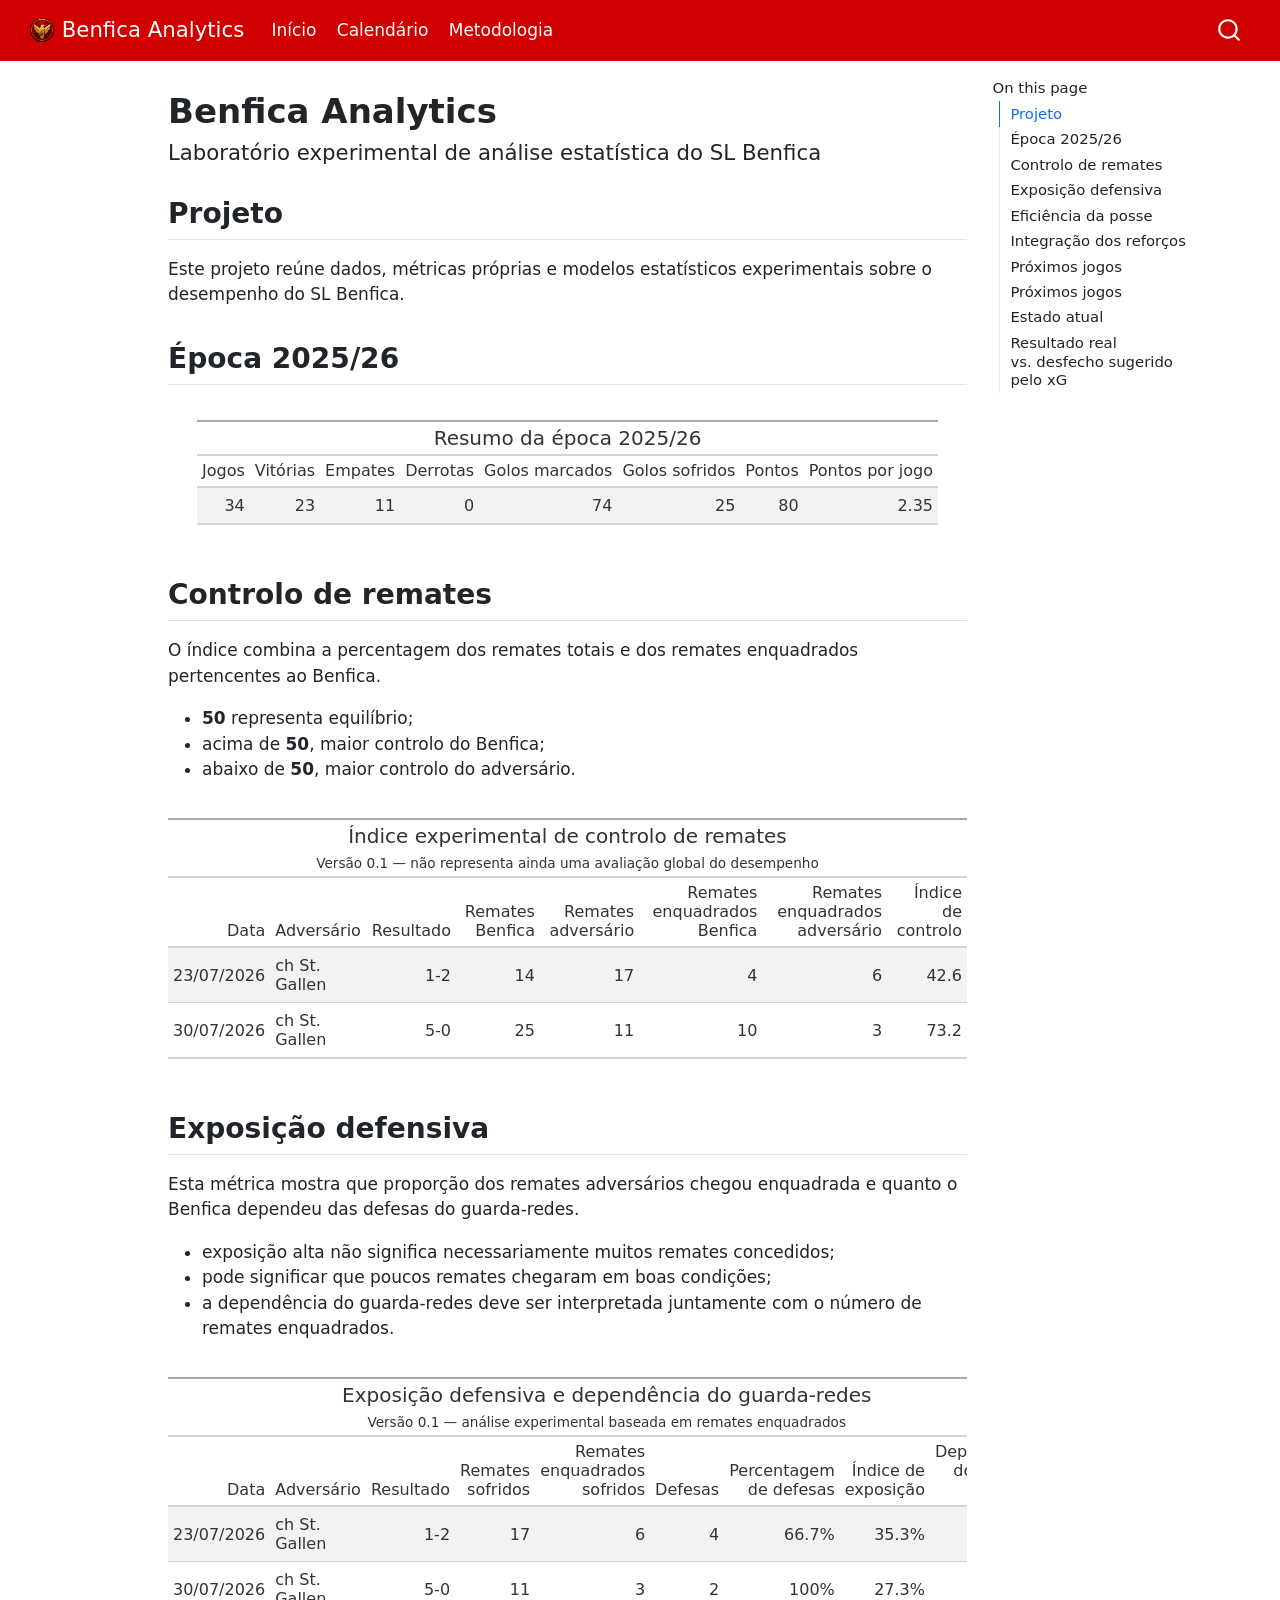
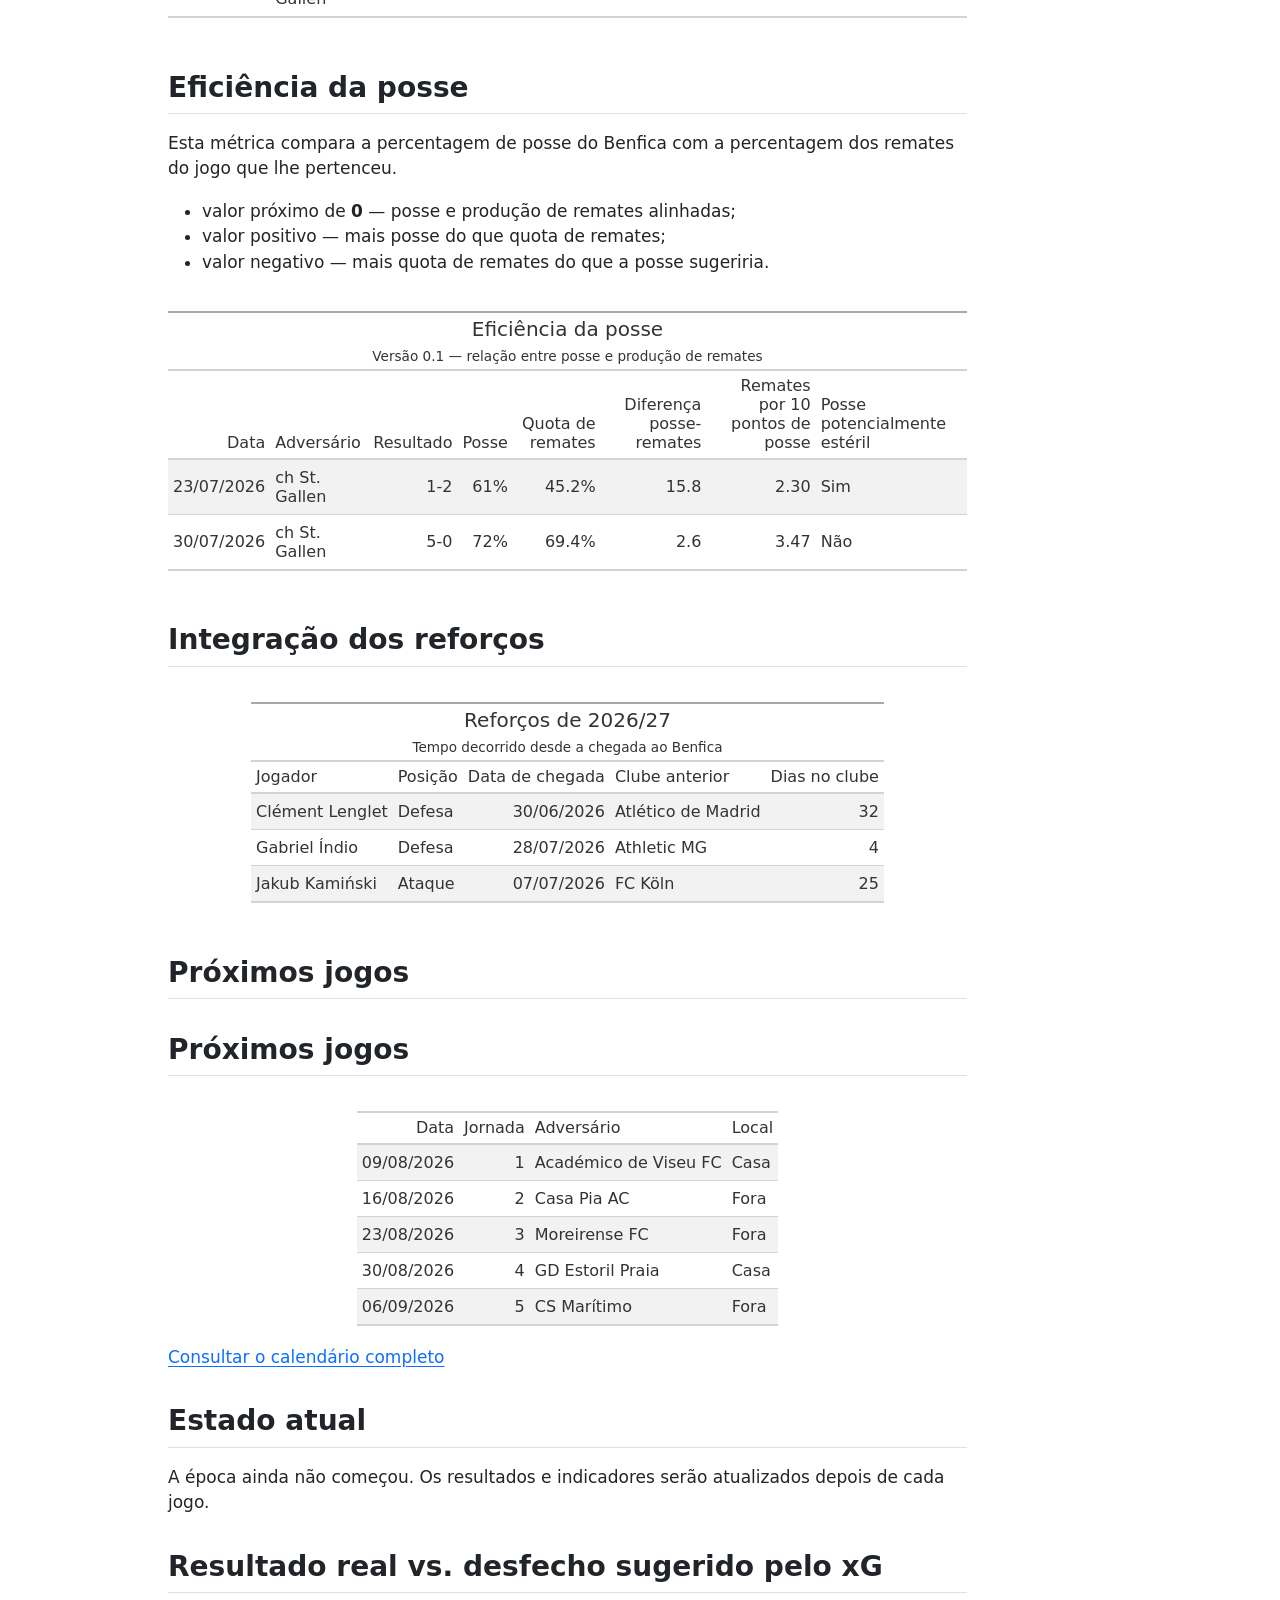
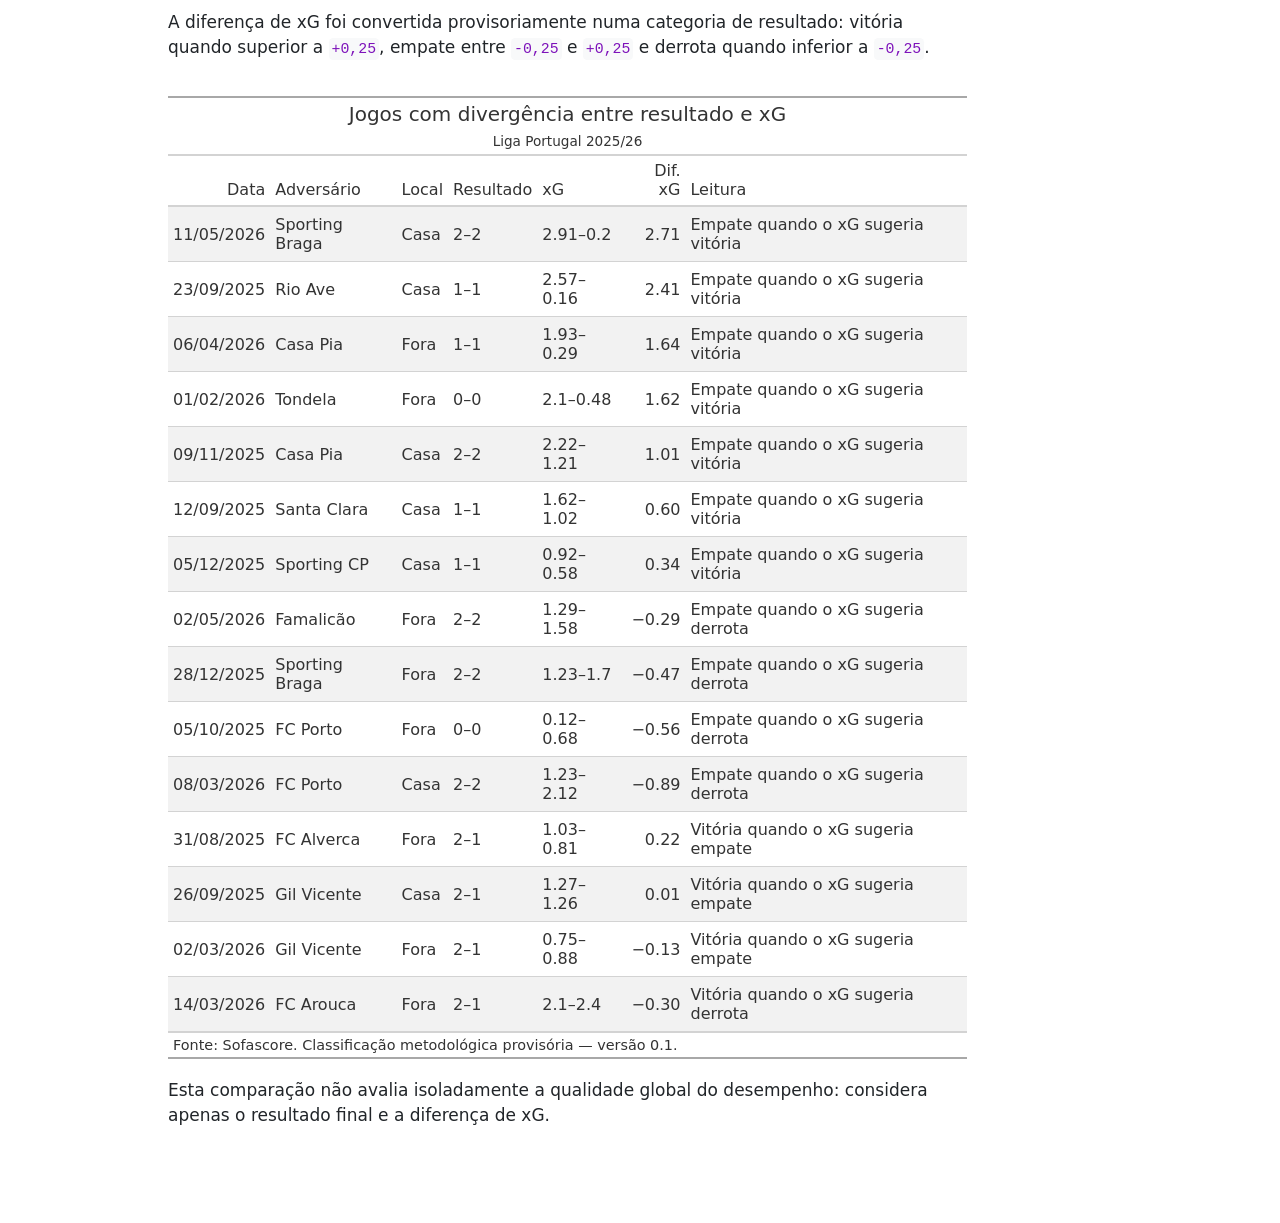
<file: docs/index.html>
<!DOCTYPE html>
<html xmlns="http://www.w3.org/1999/xhtml" lang="en" xml:lang="en"><head>

<meta charset="utf-8">
<meta name="generator" content="quarto-1.4.557">

<meta name="viewport" content="width=device-width, initial-scale=1.0, user-scalable=yes">


<title>Benfica Analytics</title>
<style>
code{white-space: pre-wrap;}
span.smallcaps{font-variant: small-caps;}
div.columns{display: flex; gap: min(4vw, 1.5em);}
div.column{flex: auto; overflow-x: auto;}
div.hanging-indent{margin-left: 1.5em; text-indent: -1.5em;}
ul.task-list{list-style: none;}
ul.task-list li input[type="checkbox"] {
  width: 0.8em;
  margin: 0 0.8em 0.2em -1em; /* quarto-specific, see https://github.com/quarto-dev/quarto-cli/issues/4556 */ 
  vertical-align: middle;
}
</style>


<script src="site_libs/quarto-nav/quarto-nav.js"></script>
<script src="site_libs/quarto-nav/headroom.min.js"></script>
<script src="site_libs/clipboard/clipboard.min.js"></script>
<script src="site_libs/quarto-search/autocomplete.umd.js"></script>
<script src="site_libs/quarto-search/fuse.min.js"></script>
<script src="site_libs/quarto-search/quarto-search.js"></script>
<meta name="quarto:offset" content="./">
<link href="./images/benfica-analytics-logo.png" rel="icon" type="image/png">
<script src="site_libs/quarto-html/quarto.js"></script>
<script src="site_libs/quarto-html/popper.min.js"></script>
<script src="site_libs/quarto-html/tippy.umd.min.js"></script>
<script src="site_libs/quarto-html/anchor.min.js"></script>
<link href="site_libs/quarto-html/tippy.css" rel="stylesheet">
<link href="site_libs/quarto-html/quarto-syntax-highlighting.css" rel="stylesheet" id="quarto-text-highlighting-styles">
<script src="site_libs/bootstrap/bootstrap.min.js"></script>
<link href="site_libs/bootstrap/bootstrap-icons.css" rel="stylesheet">
<link href="site_libs/bootstrap/bootstrap.min.css" rel="stylesheet" id="quarto-bootstrap" data-mode="light">
<script id="quarto-search-options" type="application/json">{
  "location": "navbar",
  "copy-button": false,
  "collapse-after": 3,
  "panel-placement": "end",
  "type": "overlay",
  "limit": 50,
  "keyboard-shortcut": [
    "f",
    "/",
    "s"
  ],
  "show-item-context": false,
  "language": {
    "search-no-results-text": "No results",
    "search-matching-documents-text": "matching documents",
    "search-copy-link-title": "Copy link to search",
    "search-hide-matches-text": "Hide additional matches",
    "search-more-match-text": "more match in this document",
    "search-more-matches-text": "more matches in this document",
    "search-clear-button-title": "Clear",
    "search-text-placeholder": "",
    "search-detached-cancel-button-title": "Cancel",
    "search-submit-button-title": "Submit",
    "search-label": "Search"
  }
}</script>


</head>

<body class="nav-fixed">

<div id="quarto-search-results"></div>
  <header id="quarto-header" class="headroom fixed-top">
    <nav class="navbar navbar-expand-lg " data-bs-theme="dark">
      <div class="navbar-container container-fluid">
      <div class="navbar-brand-container mx-auto">
    <a href="./index.html" class="navbar-brand navbar-brand-logo">
    <img src="./images/benfica-analytics-logo.png" alt="" class="navbar-logo">
    </a>
    <a class="navbar-brand" href="./index.html">
    <span class="navbar-title">Benfica Analytics</span>
    </a>
  </div>
            <div id="quarto-search" class="" title="Search"></div>
          <button class="navbar-toggler" type="button" data-bs-toggle="collapse" data-bs-target="#navbarCollapse" aria-controls="navbarCollapse" aria-expanded="false" aria-label="Toggle navigation" onclick="if (window.quartoToggleHeadroom) { window.quartoToggleHeadroom(); }">
  <span class="navbar-toggler-icon"></span>
</button>
          <div class="collapse navbar-collapse" id="navbarCollapse">
            <ul class="navbar-nav navbar-nav-scroll me-auto">
  <li class="nav-item">
    <a class="nav-link active" href="./index.html" aria-current="page"> 
<span class="menu-text">Início</span></a>
  </li>  
  <li class="nav-item">
    <a class="nav-link" href="./calendario.html"> 
<span class="menu-text">Calendário</span></a>
  </li>  
  <li class="nav-item">
    <a class="nav-link" href="./metodologia.html"> 
<span class="menu-text">Metodologia</span></a>
  </li>  
</ul>
          </div> <!-- /navcollapse -->
          <div class="quarto-navbar-tools">
</div>
      </div> <!-- /container-fluid -->
    </nav>
</header>
<!-- content -->
<div id="quarto-content" class="quarto-container page-columns page-rows-contents page-layout-article page-navbar">
<!-- sidebar -->
<!-- margin-sidebar -->
    <div id="quarto-margin-sidebar" class="sidebar margin-sidebar">
        <nav id="TOC" role="doc-toc" class="toc-active">
    <h2 id="toc-title">On this page</h2>
   
  <ul>
  <li><a href="#projeto" id="toc-projeto" class="nav-link active" data-scroll-target="#projeto">Projeto</a></li>
  <li><a href="#época-202526" id="toc-época-202526" class="nav-link" data-scroll-target="#época-202526">Época 2025/26</a></li>
  <li><a href="#controlo-de-remates" id="toc-controlo-de-remates" class="nav-link" data-scroll-target="#controlo-de-remates">Controlo de remates</a></li>
  <li><a href="#exposição-defensiva" id="toc-exposição-defensiva" class="nav-link" data-scroll-target="#exposição-defensiva">Exposição defensiva</a></li>
  <li><a href="#eficiência-da-posse" id="toc-eficiência-da-posse" class="nav-link" data-scroll-target="#eficiência-da-posse">Eficiência da posse</a></li>
  <li><a href="#integração-dos-reforços" id="toc-integração-dos-reforços" class="nav-link" data-scroll-target="#integração-dos-reforços">Integração dos reforços</a></li>
  <li><a href="#próximos-jogos" id="toc-próximos-jogos" class="nav-link" data-scroll-target="#próximos-jogos">Próximos jogos</a></li>
  <li><a href="#próximos-jogos-1" id="toc-próximos-jogos-1" class="nav-link" data-scroll-target="#próximos-jogos-1">Próximos jogos</a></li>
  <li><a href="#estado-atual" id="toc-estado-atual" class="nav-link" data-scroll-target="#estado-atual">Estado atual</a></li>
  <li><a href="#resultado-real-vs.-desfecho-sugerido-pelo-xg" id="toc-resultado-real-vs.-desfecho-sugerido-pelo-xg" class="nav-link" data-scroll-target="#resultado-real-vs.-desfecho-sugerido-pelo-xg">Resultado real vs.&nbsp;desfecho sugerido pelo xG</a></li>
  </ul>
</nav>
    </div>
<!-- main -->
<main class="content" id="quarto-document-content">

<header id="title-block-header" class="quarto-title-block default">
<div class="quarto-title">
<h1 class="title">Benfica Analytics</h1>
<p class="subtitle lead">Laboratório experimental de análise estatística do SL Benfica</p>
</div>



<div class="quarto-title-meta">

    
  
    
  </div>
  


</header>


<section id="projeto" class="level2">
<h2 class="anchored" data-anchor-id="projeto">Projeto</h2>
<p>Este projeto reúne dados, métricas próprias e modelos estatísticos experimentais sobre o desempenho do SL Benfica.</p>
</section>
<section id="época-202526" class="level2">
<h2 class="anchored" data-anchor-id="época-202526">Época 2025/26</h2>
<div class="cell">
<div class="cell-output-display">
<div id="lcbfxartej" style="padding-left:0px;padding-right:0px;padding-top:10px;padding-bottom:10px;overflow-x:auto;overflow-y:auto;width:auto;height:auto;">
<style>#lcbfxartej table {
  font-family: system-ui, 'Segoe UI', Roboto, Helvetica, Arial, sans-serif, 'Apple Color Emoji', 'Segoe UI Emoji', 'Segoe UI Symbol', 'Noto Color Emoji';
  -webkit-font-smoothing: antialiased;
  -moz-osx-font-smoothing: grayscale;
}

#lcbfxartej thead, #lcbfxartej tbody, #lcbfxartej tfoot, #lcbfxartej tr, #lcbfxartej td, #lcbfxartej th {
  border-style: none;
}

#lcbfxartej p {
  margin: 0;
  padding: 0;
}

#lcbfxartej .gt_table {
  display: table;
  border-collapse: collapse;
  line-height: normal;
  margin-left: auto;
  margin-right: auto;
  color: #333333;
  font-size: 16px;
  font-weight: normal;
  font-style: normal;
  background-color: #FFFFFF;
  width: auto;
  border-top-style: solid;
  border-top-width: 2px;
  border-top-color: #A8A8A8;
  border-right-style: none;
  border-right-width: 2px;
  border-right-color: #D3D3D3;
  border-bottom-style: solid;
  border-bottom-width: 2px;
  border-bottom-color: #A8A8A8;
  border-left-style: none;
  border-left-width: 2px;
  border-left-color: #D3D3D3;
}

#lcbfxartej .gt_caption {
  padding-top: 4px;
  padding-bottom: 4px;
}

#lcbfxartej .gt_title {
  color: #333333;
  font-size: 125%;
  font-weight: initial;
  padding-top: 4px;
  padding-bottom: 4px;
  padding-left: 5px;
  padding-right: 5px;
  border-bottom-color: #FFFFFF;
  border-bottom-width: 0;
}

#lcbfxartej .gt_subtitle {
  color: #333333;
  font-size: 85%;
  font-weight: initial;
  padding-top: 3px;
  padding-bottom: 5px;
  padding-left: 5px;
  padding-right: 5px;
  border-top-color: #FFFFFF;
  border-top-width: 0;
}

#lcbfxartej .gt_heading {
  background-color: #FFFFFF;
  text-align: center;
  border-bottom-color: #FFFFFF;
  border-left-style: none;
  border-left-width: 1px;
  border-left-color: #D3D3D3;
  border-right-style: none;
  border-right-width: 1px;
  border-right-color: #D3D3D3;
}

#lcbfxartej .gt_bottom_border {
  border-bottom-style: solid;
  border-bottom-width: 2px;
  border-bottom-color: #D3D3D3;
}

#lcbfxartej .gt_col_headings {
  border-top-style: solid;
  border-top-width: 2px;
  border-top-color: #D3D3D3;
  border-bottom-style: solid;
  border-bottom-width: 2px;
  border-bottom-color: #D3D3D3;
  border-left-style: none;
  border-left-width: 1px;
  border-left-color: #D3D3D3;
  border-right-style: none;
  border-right-width: 1px;
  border-right-color: #D3D3D3;
}

#lcbfxartej .gt_col_heading {
  color: #333333;
  background-color: #FFFFFF;
  font-size: 100%;
  font-weight: normal;
  text-transform: inherit;
  border-left-style: none;
  border-left-width: 1px;
  border-left-color: #D3D3D3;
  border-right-style: none;
  border-right-width: 1px;
  border-right-color: #D3D3D3;
  vertical-align: bottom;
  padding-top: 5px;
  padding-bottom: 6px;
  padding-left: 5px;
  padding-right: 5px;
  overflow-x: hidden;
}

#lcbfxartej .gt_column_spanner_outer {
  color: #333333;
  background-color: #FFFFFF;
  font-size: 100%;
  font-weight: normal;
  text-transform: inherit;
  padding-top: 0;
  padding-bottom: 0;
  padding-left: 4px;
  padding-right: 4px;
}

#lcbfxartej .gt_column_spanner_outer:first-child {
  padding-left: 0;
}

#lcbfxartej .gt_column_spanner_outer:last-child {
  padding-right: 0;
}

#lcbfxartej .gt_column_spanner {
  border-bottom-style: solid;
  border-bottom-width: 2px;
  border-bottom-color: #D3D3D3;
  vertical-align: bottom;
  padding-top: 5px;
  padding-bottom: 5px;
  overflow-x: hidden;
  display: inline-block;
  width: 100%;
}

#lcbfxartej .gt_spanner_row {
  border-bottom-style: hidden;
}

#lcbfxartej .gt_group_heading {
  padding-top: 8px;
  padding-bottom: 8px;
  padding-left: 5px;
  padding-right: 5px;
  color: #333333;
  background-color: #FFFFFF;
  font-size: 100%;
  font-weight: initial;
  text-transform: inherit;
  border-top-style: solid;
  border-top-width: 2px;
  border-top-color: #D3D3D3;
  border-bottom-style: solid;
  border-bottom-width: 2px;
  border-bottom-color: #D3D3D3;
  border-left-style: none;
  border-left-width: 1px;
  border-left-color: #D3D3D3;
  border-right-style: none;
  border-right-width: 1px;
  border-right-color: #D3D3D3;
  vertical-align: middle;
  text-align: left;
}

#lcbfxartej .gt_empty_group_heading {
  padding: 0.5px;
  color: #333333;
  background-color: #FFFFFF;
  font-size: 100%;
  font-weight: initial;
  border-top-style: solid;
  border-top-width: 2px;
  border-top-color: #D3D3D3;
  border-bottom-style: solid;
  border-bottom-width: 2px;
  border-bottom-color: #D3D3D3;
  vertical-align: middle;
}

#lcbfxartej .gt_from_md > :first-child {
  margin-top: 0;
}

#lcbfxartej .gt_from_md > :last-child {
  margin-bottom: 0;
}

#lcbfxartej .gt_row {
  padding-top: 8px;
  padding-bottom: 8px;
  padding-left: 5px;
  padding-right: 5px;
  margin: 10px;
  border-top-style: solid;
  border-top-width: 1px;
  border-top-color: #D3D3D3;
  border-left-style: none;
  border-left-width: 1px;
  border-left-color: #D3D3D3;
  border-right-style: none;
  border-right-width: 1px;
  border-right-color: #D3D3D3;
  vertical-align: middle;
  overflow-x: hidden;
}

#lcbfxartej .gt_stub {
  color: #333333;
  background-color: #FFFFFF;
  font-size: 100%;
  font-weight: initial;
  text-transform: inherit;
  border-right-style: solid;
  border-right-width: 2px;
  border-right-color: #D3D3D3;
  padding-left: 5px;
  padding-right: 5px;
}

#lcbfxartej .gt_stub_row_group {
  color: #333333;
  background-color: #FFFFFF;
  font-size: 100%;
  font-weight: initial;
  text-transform: inherit;
  border-right-style: solid;
  border-right-width: 2px;
  border-right-color: #D3D3D3;
  padding-left: 5px;
  padding-right: 5px;
  vertical-align: top;
}

#lcbfxartej .gt_row_group_first td {
  border-top-width: 2px;
}

#lcbfxartej .gt_row_group_first th {
  border-top-width: 2px;
}

#lcbfxartej .gt_summary_row {
  color: #333333;
  background-color: #FFFFFF;
  text-transform: inherit;
  padding-top: 8px;
  padding-bottom: 8px;
  padding-left: 5px;
  padding-right: 5px;
}

#lcbfxartej .gt_first_summary_row {
  border-top-style: solid;
  border-top-color: #D3D3D3;
}

#lcbfxartej .gt_first_summary_row.thick {
  border-top-width: 2px;
}

#lcbfxartej .gt_last_summary_row {
  padding-top: 8px;
  padding-bottom: 8px;
  padding-left: 5px;
  padding-right: 5px;
  border-bottom-style: solid;
  border-bottom-width: 2px;
  border-bottom-color: #D3D3D3;
}

#lcbfxartej .gt_grand_summary_row {
  color: #333333;
  background-color: #FFFFFF;
  text-transform: inherit;
  padding-top: 8px;
  padding-bottom: 8px;
  padding-left: 5px;
  padding-right: 5px;
}

#lcbfxartej .gt_first_grand_summary_row {
  padding-top: 8px;
  padding-bottom: 8px;
  padding-left: 5px;
  padding-right: 5px;
  border-top-style: double;
  border-top-width: 6px;
  border-top-color: #D3D3D3;
}

#lcbfxartej .gt_last_grand_summary_row_top {
  padding-top: 8px;
  padding-bottom: 8px;
  padding-left: 5px;
  padding-right: 5px;
  border-bottom-style: double;
  border-bottom-width: 6px;
  border-bottom-color: #D3D3D3;
}

#lcbfxartej .gt_striped {
  background-color: rgba(128, 128, 128, 0.05);
}

#lcbfxartej .gt_table_body {
  border-top-style: solid;
  border-top-width: 2px;
  border-top-color: #D3D3D3;
  border-bottom-style: solid;
  border-bottom-width: 2px;
  border-bottom-color: #D3D3D3;
}

#lcbfxartej .gt_footnotes {
  color: #333333;
  background-color: #FFFFFF;
  border-bottom-style: none;
  border-bottom-width: 2px;
  border-bottom-color: #D3D3D3;
  border-left-style: none;
  border-left-width: 2px;
  border-left-color: #D3D3D3;
  border-right-style: none;
  border-right-width: 2px;
  border-right-color: #D3D3D3;
}

#lcbfxartej .gt_footnote {
  margin: 0px;
  font-size: 90%;
  padding-top: 4px;
  padding-bottom: 4px;
  padding-left: 5px;
  padding-right: 5px;
}

#lcbfxartej .gt_sourcenotes {
  color: #333333;
  background-color: #FFFFFF;
  border-bottom-style: none;
  border-bottom-width: 2px;
  border-bottom-color: #D3D3D3;
  border-left-style: none;
  border-left-width: 2px;
  border-left-color: #D3D3D3;
  border-right-style: none;
  border-right-width: 2px;
  border-right-color: #D3D3D3;
}

#lcbfxartej .gt_sourcenote {
  font-size: 90%;
  padding-top: 4px;
  padding-bottom: 4px;
  padding-left: 5px;
  padding-right: 5px;
}

#lcbfxartej .gt_left {
  text-align: left;
}

#lcbfxartej .gt_center {
  text-align: center;
}

#lcbfxartej .gt_right {
  text-align: right;
  font-variant-numeric: tabular-nums;
}

#lcbfxartej .gt_font_normal {
  font-weight: normal;
}

#lcbfxartej .gt_font_bold {
  font-weight: bold;
}

#lcbfxartej .gt_font_italic {
  font-style: italic;
}

#lcbfxartej .gt_super {
  font-size: 65%;
}

#lcbfxartej .gt_footnote_marks {
  font-size: 75%;
  vertical-align: 0.4em;
  position: initial;
}

#lcbfxartej .gt_asterisk {
  font-size: 100%;
  vertical-align: 0;
}

#lcbfxartej .gt_indent_1 {
  text-indent: 5px;
}

#lcbfxartej .gt_indent_2 {
  text-indent: 10px;
}

#lcbfxartej .gt_indent_3 {
  text-indent: 15px;
}

#lcbfxartej .gt_indent_4 {
  text-indent: 20px;
}

#lcbfxartej .gt_indent_5 {
  text-indent: 25px;
}

#lcbfxartej .katex-display {
  display: inline-flex !important;
  margin-bottom: 0.75em !important;
}

#lcbfxartej div.Reactable > div.rt-table > div.rt-thead > div.rt-tr.rt-tr-group-header > div.rt-th-group:after {
  height: 0px !important;
}
</style>

<table class="gt_table caption-top table table-sm table-striped small" data-quarto-postprocess="true" data-quarto-disable-processing="false" data-quarto-bootstrap="false">
<thead>
<tr class="header gt_heading">
<th colspan="8" class="gt_heading gt_title gt_font_normal gt_bottom_border">Resumo da época 2025/26</th>
</tr>
<tr class="odd gt_col_headings">
<th id="Jogos" class="gt_col_heading gt_columns_bottom_border gt_right" data-quarto-table-cell-role="th" scope="col">Jogos</th>
<th id="Vitórias" class="gt_col_heading gt_columns_bottom_border gt_right" data-quarto-table-cell-role="th" scope="col">Vitórias</th>
<th id="Empates" class="gt_col_heading gt_columns_bottom_border gt_right" data-quarto-table-cell-role="th" scope="col">Empates</th>
<th id="Derrotas" class="gt_col_heading gt_columns_bottom_border gt_right" data-quarto-table-cell-role="th" scope="col">Derrotas</th>
<th id="Golos-marcados" class="gt_col_heading gt_columns_bottom_border gt_right" data-quarto-table-cell-role="th" scope="col">Golos marcados</th>
<th id="Golos-sofridos" class="gt_col_heading gt_columns_bottom_border gt_right" data-quarto-table-cell-role="th" scope="col">Golos sofridos</th>
<th id="Pontos" class="gt_col_heading gt_columns_bottom_border gt_right" data-quarto-table-cell-role="th" scope="col">Pontos</th>
<th id="Pontos-por-jogo" class="gt_col_heading gt_columns_bottom_border gt_right" data-quarto-table-cell-role="th" scope="col">Pontos por jogo</th>
</tr>
</thead>
<tbody class="gt_table_body">
<tr class="odd">
<td class="gt_row gt_right" headers="Jogos">34</td>
<td class="gt_row gt_right" headers="Vitórias">23</td>
<td class="gt_row gt_right" headers="Empates">11</td>
<td class="gt_row gt_right" headers="Derrotas">0</td>
<td class="gt_row gt_right" headers="Golos marcados">74</td>
<td class="gt_row gt_right" headers="Golos sofridos">25</td>
<td class="gt_row gt_right" headers="Pontos">80</td>
<td class="gt_row gt_right" headers="Pontos por jogo">2.35</td>
</tr>
</tbody>
</table>

</div>
</div>
</div>
</section>
<section id="controlo-de-remates" class="level2">
<h2 class="anchored" data-anchor-id="controlo-de-remates">Controlo de remates</h2>
<p>O índice combina a percentagem dos remates totais e dos remates enquadrados pertencentes ao Benfica.</p>
<ul>
<li><strong>50</strong> representa equilíbrio;</li>
<li>acima de <strong>50</strong>, maior controlo do Benfica;</li>
<li>abaixo de <strong>50</strong>, maior controlo do adversário.</li>
</ul>
<div class="cell">
<div class="cell-output-display">
<div id="wvgunqfyye" style="padding-left:0px;padding-right:0px;padding-top:10px;padding-bottom:10px;overflow-x:auto;overflow-y:auto;width:auto;height:auto;">
<style>#wvgunqfyye table {
  font-family: system-ui, 'Segoe UI', Roboto, Helvetica, Arial, sans-serif, 'Apple Color Emoji', 'Segoe UI Emoji', 'Segoe UI Symbol', 'Noto Color Emoji';
  -webkit-font-smoothing: antialiased;
  -moz-osx-font-smoothing: grayscale;
}

#wvgunqfyye thead, #wvgunqfyye tbody, #wvgunqfyye tfoot, #wvgunqfyye tr, #wvgunqfyye td, #wvgunqfyye th {
  border-style: none;
}

#wvgunqfyye p {
  margin: 0;
  padding: 0;
}

#wvgunqfyye .gt_table {
  display: table;
  border-collapse: collapse;
  line-height: normal;
  margin-left: auto;
  margin-right: auto;
  color: #333333;
  font-size: 16px;
  font-weight: normal;
  font-style: normal;
  background-color: #FFFFFF;
  width: auto;
  border-top-style: solid;
  border-top-width: 2px;
  border-top-color: #A8A8A8;
  border-right-style: none;
  border-right-width: 2px;
  border-right-color: #D3D3D3;
  border-bottom-style: solid;
  border-bottom-width: 2px;
  border-bottom-color: #A8A8A8;
  border-left-style: none;
  border-left-width: 2px;
  border-left-color: #D3D3D3;
}

#wvgunqfyye .gt_caption {
  padding-top: 4px;
  padding-bottom: 4px;
}

#wvgunqfyye .gt_title {
  color: #333333;
  font-size: 125%;
  font-weight: initial;
  padding-top: 4px;
  padding-bottom: 4px;
  padding-left: 5px;
  padding-right: 5px;
  border-bottom-color: #FFFFFF;
  border-bottom-width: 0;
}

#wvgunqfyye .gt_subtitle {
  color: #333333;
  font-size: 85%;
  font-weight: initial;
  padding-top: 3px;
  padding-bottom: 5px;
  padding-left: 5px;
  padding-right: 5px;
  border-top-color: #FFFFFF;
  border-top-width: 0;
}

#wvgunqfyye .gt_heading {
  background-color: #FFFFFF;
  text-align: center;
  border-bottom-color: #FFFFFF;
  border-left-style: none;
  border-left-width: 1px;
  border-left-color: #D3D3D3;
  border-right-style: none;
  border-right-width: 1px;
  border-right-color: #D3D3D3;
}

#wvgunqfyye .gt_bottom_border {
  border-bottom-style: solid;
  border-bottom-width: 2px;
  border-bottom-color: #D3D3D3;
}

#wvgunqfyye .gt_col_headings {
  border-top-style: solid;
  border-top-width: 2px;
  border-top-color: #D3D3D3;
  border-bottom-style: solid;
  border-bottom-width: 2px;
  border-bottom-color: #D3D3D3;
  border-left-style: none;
  border-left-width: 1px;
  border-left-color: #D3D3D3;
  border-right-style: none;
  border-right-width: 1px;
  border-right-color: #D3D3D3;
}

#wvgunqfyye .gt_col_heading {
  color: #333333;
  background-color: #FFFFFF;
  font-size: 100%;
  font-weight: normal;
  text-transform: inherit;
  border-left-style: none;
  border-left-width: 1px;
  border-left-color: #D3D3D3;
  border-right-style: none;
  border-right-width: 1px;
  border-right-color: #D3D3D3;
  vertical-align: bottom;
  padding-top: 5px;
  padding-bottom: 6px;
  padding-left: 5px;
  padding-right: 5px;
  overflow-x: hidden;
}

#wvgunqfyye .gt_column_spanner_outer {
  color: #333333;
  background-color: #FFFFFF;
  font-size: 100%;
  font-weight: normal;
  text-transform: inherit;
  padding-top: 0;
  padding-bottom: 0;
  padding-left: 4px;
  padding-right: 4px;
}

#wvgunqfyye .gt_column_spanner_outer:first-child {
  padding-left: 0;
}

#wvgunqfyye .gt_column_spanner_outer:last-child {
  padding-right: 0;
}

#wvgunqfyye .gt_column_spanner {
  border-bottom-style: solid;
  border-bottom-width: 2px;
  border-bottom-color: #D3D3D3;
  vertical-align: bottom;
  padding-top: 5px;
  padding-bottom: 5px;
  overflow-x: hidden;
  display: inline-block;
  width: 100%;
}

#wvgunqfyye .gt_spanner_row {
  border-bottom-style: hidden;
}

#wvgunqfyye .gt_group_heading {
  padding-top: 8px;
  padding-bottom: 8px;
  padding-left: 5px;
  padding-right: 5px;
  color: #333333;
  background-color: #FFFFFF;
  font-size: 100%;
  font-weight: initial;
  text-transform: inherit;
  border-top-style: solid;
  border-top-width: 2px;
  border-top-color: #D3D3D3;
  border-bottom-style: solid;
  border-bottom-width: 2px;
  border-bottom-color: #D3D3D3;
  border-left-style: none;
  border-left-width: 1px;
  border-left-color: #D3D3D3;
  border-right-style: none;
  border-right-width: 1px;
  border-right-color: #D3D3D3;
  vertical-align: middle;
  text-align: left;
}

#wvgunqfyye .gt_empty_group_heading {
  padding: 0.5px;
  color: #333333;
  background-color: #FFFFFF;
  font-size: 100%;
  font-weight: initial;
  border-top-style: solid;
  border-top-width: 2px;
  border-top-color: #D3D3D3;
  border-bottom-style: solid;
  border-bottom-width: 2px;
  border-bottom-color: #D3D3D3;
  vertical-align: middle;
}

#wvgunqfyye .gt_from_md > :first-child {
  margin-top: 0;
}

#wvgunqfyye .gt_from_md > :last-child {
  margin-bottom: 0;
}

#wvgunqfyye .gt_row {
  padding-top: 8px;
  padding-bottom: 8px;
  padding-left: 5px;
  padding-right: 5px;
  margin: 10px;
  border-top-style: solid;
  border-top-width: 1px;
  border-top-color: #D3D3D3;
  border-left-style: none;
  border-left-width: 1px;
  border-left-color: #D3D3D3;
  border-right-style: none;
  border-right-width: 1px;
  border-right-color: #D3D3D3;
  vertical-align: middle;
  overflow-x: hidden;
}

#wvgunqfyye .gt_stub {
  color: #333333;
  background-color: #FFFFFF;
  font-size: 100%;
  font-weight: initial;
  text-transform: inherit;
  border-right-style: solid;
  border-right-width: 2px;
  border-right-color: #D3D3D3;
  padding-left: 5px;
  padding-right: 5px;
}

#wvgunqfyye .gt_stub_row_group {
  color: #333333;
  background-color: #FFFFFF;
  font-size: 100%;
  font-weight: initial;
  text-transform: inherit;
  border-right-style: solid;
  border-right-width: 2px;
  border-right-color: #D3D3D3;
  padding-left: 5px;
  padding-right: 5px;
  vertical-align: top;
}

#wvgunqfyye .gt_row_group_first td {
  border-top-width: 2px;
}

#wvgunqfyye .gt_row_group_first th {
  border-top-width: 2px;
}

#wvgunqfyye .gt_summary_row {
  color: #333333;
  background-color: #FFFFFF;
  text-transform: inherit;
  padding-top: 8px;
  padding-bottom: 8px;
  padding-left: 5px;
  padding-right: 5px;
}

#wvgunqfyye .gt_first_summary_row {
  border-top-style: solid;
  border-top-color: #D3D3D3;
}

#wvgunqfyye .gt_first_summary_row.thick {
  border-top-width: 2px;
}

#wvgunqfyye .gt_last_summary_row {
  padding-top: 8px;
  padding-bottom: 8px;
  padding-left: 5px;
  padding-right: 5px;
  border-bottom-style: solid;
  border-bottom-width: 2px;
  border-bottom-color: #D3D3D3;
}

#wvgunqfyye .gt_grand_summary_row {
  color: #333333;
  background-color: #FFFFFF;
  text-transform: inherit;
  padding-top: 8px;
  padding-bottom: 8px;
  padding-left: 5px;
  padding-right: 5px;
}

#wvgunqfyye .gt_first_grand_summary_row {
  padding-top: 8px;
  padding-bottom: 8px;
  padding-left: 5px;
  padding-right: 5px;
  border-top-style: double;
  border-top-width: 6px;
  border-top-color: #D3D3D3;
}

#wvgunqfyye .gt_last_grand_summary_row_top {
  padding-top: 8px;
  padding-bottom: 8px;
  padding-left: 5px;
  padding-right: 5px;
  border-bottom-style: double;
  border-bottom-width: 6px;
  border-bottom-color: #D3D3D3;
}

#wvgunqfyye .gt_striped {
  background-color: rgba(128, 128, 128, 0.05);
}

#wvgunqfyye .gt_table_body {
  border-top-style: solid;
  border-top-width: 2px;
  border-top-color: #D3D3D3;
  border-bottom-style: solid;
  border-bottom-width: 2px;
  border-bottom-color: #D3D3D3;
}

#wvgunqfyye .gt_footnotes {
  color: #333333;
  background-color: #FFFFFF;
  border-bottom-style: none;
  border-bottom-width: 2px;
  border-bottom-color: #D3D3D3;
  border-left-style: none;
  border-left-width: 2px;
  border-left-color: #D3D3D3;
  border-right-style: none;
  border-right-width: 2px;
  border-right-color: #D3D3D3;
}

#wvgunqfyye .gt_footnote {
  margin: 0px;
  font-size: 90%;
  padding-top: 4px;
  padding-bottom: 4px;
  padding-left: 5px;
  padding-right: 5px;
}

#wvgunqfyye .gt_sourcenotes {
  color: #333333;
  background-color: #FFFFFF;
  border-bottom-style: none;
  border-bottom-width: 2px;
  border-bottom-color: #D3D3D3;
  border-left-style: none;
  border-left-width: 2px;
  border-left-color: #D3D3D3;
  border-right-style: none;
  border-right-width: 2px;
  border-right-color: #D3D3D3;
}

#wvgunqfyye .gt_sourcenote {
  font-size: 90%;
  padding-top: 4px;
  padding-bottom: 4px;
  padding-left: 5px;
  padding-right: 5px;
}

#wvgunqfyye .gt_left {
  text-align: left;
}

#wvgunqfyye .gt_center {
  text-align: center;
}

#wvgunqfyye .gt_right {
  text-align: right;
  font-variant-numeric: tabular-nums;
}

#wvgunqfyye .gt_font_normal {
  font-weight: normal;
}

#wvgunqfyye .gt_font_bold {
  font-weight: bold;
}

#wvgunqfyye .gt_font_italic {
  font-style: italic;
}

#wvgunqfyye .gt_super {
  font-size: 65%;
}

#wvgunqfyye .gt_footnote_marks {
  font-size: 75%;
  vertical-align: 0.4em;
  position: initial;
}

#wvgunqfyye .gt_asterisk {
  font-size: 100%;
  vertical-align: 0;
}

#wvgunqfyye .gt_indent_1 {
  text-indent: 5px;
}

#wvgunqfyye .gt_indent_2 {
  text-indent: 10px;
}

#wvgunqfyye .gt_indent_3 {
  text-indent: 15px;
}

#wvgunqfyye .gt_indent_4 {
  text-indent: 20px;
}

#wvgunqfyye .gt_indent_5 {
  text-indent: 25px;
}

#wvgunqfyye .katex-display {
  display: inline-flex !important;
  margin-bottom: 0.75em !important;
}

#wvgunqfyye div.Reactable > div.rt-table > div.rt-thead > div.rt-tr.rt-tr-group-header > div.rt-th-group:after {
  height: 0px !important;
}
</style>

<table class="gt_table caption-top table table-sm table-striped small" data-quarto-postprocess="true" data-quarto-disable-processing="false" data-quarto-bootstrap="false">
<thead>
<tr class="header gt_heading">
<th colspan="8" class="gt_heading gt_title gt_font_normal">Índice experimental de controlo de remates</th>
</tr>
<tr class="odd gt_heading">
<th colspan="8" class="gt_heading gt_subtitle gt_font_normal gt_bottom_border">Versão 0.1 — não representa ainda uma avaliação global do desempenho</th>
</tr>
<tr class="header gt_col_headings">
<th id="Data" class="gt_col_heading gt_columns_bottom_border gt_right" data-quarto-table-cell-role="th" scope="col">Data</th>
<th id="Adversário" class="gt_col_heading gt_columns_bottom_border gt_left" data-quarto-table-cell-role="th" scope="col">Adversário</th>
<th id="Resultado" class="gt_col_heading gt_columns_bottom_border gt_right" data-quarto-table-cell-role="th" scope="col">Resultado</th>
<th id="Remates-Benfica" class="gt_col_heading gt_columns_bottom_border gt_right" data-quarto-table-cell-role="th" scope="col">Remates Benfica</th>
<th id="Remates-adversário" class="gt_col_heading gt_columns_bottom_border gt_right" data-quarto-table-cell-role="th" scope="col">Remates adversário</th>
<th id="Remates-enquadrados-Benfica" class="gt_col_heading gt_columns_bottom_border gt_right" data-quarto-table-cell-role="th" scope="col">Remates enquadrados Benfica</th>
<th id="Remates-enquadrados-adversário" class="gt_col_heading gt_columns_bottom_border gt_right" data-quarto-table-cell-role="th" scope="col">Remates enquadrados adversário</th>
<th id="aÍndice-de-controlo" class="gt_col_heading gt_columns_bottom_border gt_right" data-quarto-table-cell-role="th" scope="col">Índice de controlo</th>
</tr>
</thead>
<tbody class="gt_table_body">
<tr class="odd">
<td class="gt_row gt_right" headers="Data">23/07/2026</td>
<td class="gt_row gt_left" headers="Adversário">ch St. Gallen</td>
<td class="gt_row gt_right" headers="Resultado">1-2</td>
<td class="gt_row gt_right" headers="Remates Benfica">14</td>
<td class="gt_row gt_right" headers="Remates adversário">17</td>
<td class="gt_row gt_right" headers="Remates enquadrados Benfica">4</td>
<td class="gt_row gt_right" headers="Remates enquadrados adversário">6</td>
<td class="gt_row gt_right" headers="Índice de controlo">42.6</td>
</tr>
<tr class="even">
<td class="gt_row gt_right" headers="Data">30/07/2026</td>
<td class="gt_row gt_left" headers="Adversário">ch St. Gallen</td>
<td class="gt_row gt_right" headers="Resultado">5-0</td>
<td class="gt_row gt_right" headers="Remates Benfica">25</td>
<td class="gt_row gt_right" headers="Remates adversário">11</td>
<td class="gt_row gt_right" headers="Remates enquadrados Benfica">10</td>
<td class="gt_row gt_right" headers="Remates enquadrados adversário">3</td>
<td class="gt_row gt_right" headers="Índice de controlo">73.2</td>
</tr>
</tbody>
</table>

</div>
</div>
</div>
</section>
<section id="exposição-defensiva" class="level2">
<h2 class="anchored" data-anchor-id="exposição-defensiva">Exposição defensiva</h2>
<p>Esta métrica mostra que proporção dos remates adversários chegou enquadrada e quanto o Benfica dependeu das defesas do guarda-redes.</p>
<ul>
<li>exposição alta não significa necessariamente muitos remates concedidos;</li>
<li>pode significar que poucos remates chegaram em boas condições;</li>
<li>a dependência do guarda-redes deve ser interpretada juntamente com o número de remates enquadrados.</li>
</ul>
<div class="cell">
<div class="cell-output-display">
<div id="czlacdinxy" style="padding-left:0px;padding-right:0px;padding-top:10px;padding-bottom:10px;overflow-x:auto;overflow-y:auto;width:auto;height:auto;">
<style>#czlacdinxy table {
  font-family: system-ui, 'Segoe UI', Roboto, Helvetica, Arial, sans-serif, 'Apple Color Emoji', 'Segoe UI Emoji', 'Segoe UI Symbol', 'Noto Color Emoji';
  -webkit-font-smoothing: antialiased;
  -moz-osx-font-smoothing: grayscale;
}

#czlacdinxy thead, #czlacdinxy tbody, #czlacdinxy tfoot, #czlacdinxy tr, #czlacdinxy td, #czlacdinxy th {
  border-style: none;
}

#czlacdinxy p {
  margin: 0;
  padding: 0;
}

#czlacdinxy .gt_table {
  display: table;
  border-collapse: collapse;
  line-height: normal;
  margin-left: auto;
  margin-right: auto;
  color: #333333;
  font-size: 16px;
  font-weight: normal;
  font-style: normal;
  background-color: #FFFFFF;
  width: auto;
  border-top-style: solid;
  border-top-width: 2px;
  border-top-color: #A8A8A8;
  border-right-style: none;
  border-right-width: 2px;
  border-right-color: #D3D3D3;
  border-bottom-style: solid;
  border-bottom-width: 2px;
  border-bottom-color: #A8A8A8;
  border-left-style: none;
  border-left-width: 2px;
  border-left-color: #D3D3D3;
}

#czlacdinxy .gt_caption {
  padding-top: 4px;
  padding-bottom: 4px;
}

#czlacdinxy .gt_title {
  color: #333333;
  font-size: 125%;
  font-weight: initial;
  padding-top: 4px;
  padding-bottom: 4px;
  padding-left: 5px;
  padding-right: 5px;
  border-bottom-color: #FFFFFF;
  border-bottom-width: 0;
}

#czlacdinxy .gt_subtitle {
  color: #333333;
  font-size: 85%;
  font-weight: initial;
  padding-top: 3px;
  padding-bottom: 5px;
  padding-left: 5px;
  padding-right: 5px;
  border-top-color: #FFFFFF;
  border-top-width: 0;
}

#czlacdinxy .gt_heading {
  background-color: #FFFFFF;
  text-align: center;
  border-bottom-color: #FFFFFF;
  border-left-style: none;
  border-left-width: 1px;
  border-left-color: #D3D3D3;
  border-right-style: none;
  border-right-width: 1px;
  border-right-color: #D3D3D3;
}

#czlacdinxy .gt_bottom_border {
  border-bottom-style: solid;
  border-bottom-width: 2px;
  border-bottom-color: #D3D3D3;
}

#czlacdinxy .gt_col_headings {
  border-top-style: solid;
  border-top-width: 2px;
  border-top-color: #D3D3D3;
  border-bottom-style: solid;
  border-bottom-width: 2px;
  border-bottom-color: #D3D3D3;
  border-left-style: none;
  border-left-width: 1px;
  border-left-color: #D3D3D3;
  border-right-style: none;
  border-right-width: 1px;
  border-right-color: #D3D3D3;
}

#czlacdinxy .gt_col_heading {
  color: #333333;
  background-color: #FFFFFF;
  font-size: 100%;
  font-weight: normal;
  text-transform: inherit;
  border-left-style: none;
  border-left-width: 1px;
  border-left-color: #D3D3D3;
  border-right-style: none;
  border-right-width: 1px;
  border-right-color: #D3D3D3;
  vertical-align: bottom;
  padding-top: 5px;
  padding-bottom: 6px;
  padding-left: 5px;
  padding-right: 5px;
  overflow-x: hidden;
}

#czlacdinxy .gt_column_spanner_outer {
  color: #333333;
  background-color: #FFFFFF;
  font-size: 100%;
  font-weight: normal;
  text-transform: inherit;
  padding-top: 0;
  padding-bottom: 0;
  padding-left: 4px;
  padding-right: 4px;
}

#czlacdinxy .gt_column_spanner_outer:first-child {
  padding-left: 0;
}

#czlacdinxy .gt_column_spanner_outer:last-child {
  padding-right: 0;
}

#czlacdinxy .gt_column_spanner {
  border-bottom-style: solid;
  border-bottom-width: 2px;
  border-bottom-color: #D3D3D3;
  vertical-align: bottom;
  padding-top: 5px;
  padding-bottom: 5px;
  overflow-x: hidden;
  display: inline-block;
  width: 100%;
}

#czlacdinxy .gt_spanner_row {
  border-bottom-style: hidden;
}

#czlacdinxy .gt_group_heading {
  padding-top: 8px;
  padding-bottom: 8px;
  padding-left: 5px;
  padding-right: 5px;
  color: #333333;
  background-color: #FFFFFF;
  font-size: 100%;
  font-weight: initial;
  text-transform: inherit;
  border-top-style: solid;
  border-top-width: 2px;
  border-top-color: #D3D3D3;
  border-bottom-style: solid;
  border-bottom-width: 2px;
  border-bottom-color: #D3D3D3;
  border-left-style: none;
  border-left-width: 1px;
  border-left-color: #D3D3D3;
  border-right-style: none;
  border-right-width: 1px;
  border-right-color: #D3D3D3;
  vertical-align: middle;
  text-align: left;
}

#czlacdinxy .gt_empty_group_heading {
  padding: 0.5px;
  color: #333333;
  background-color: #FFFFFF;
  font-size: 100%;
  font-weight: initial;
  border-top-style: solid;
  border-top-width: 2px;
  border-top-color: #D3D3D3;
  border-bottom-style: solid;
  border-bottom-width: 2px;
  border-bottom-color: #D3D3D3;
  vertical-align: middle;
}

#czlacdinxy .gt_from_md > :first-child {
  margin-top: 0;
}

#czlacdinxy .gt_from_md > :last-child {
  margin-bottom: 0;
}

#czlacdinxy .gt_row {
  padding-top: 8px;
  padding-bottom: 8px;
  padding-left: 5px;
  padding-right: 5px;
  margin: 10px;
  border-top-style: solid;
  border-top-width: 1px;
  border-top-color: #D3D3D3;
  border-left-style: none;
  border-left-width: 1px;
  border-left-color: #D3D3D3;
  border-right-style: none;
  border-right-width: 1px;
  border-right-color: #D3D3D3;
  vertical-align: middle;
  overflow-x: hidden;
}

#czlacdinxy .gt_stub {
  color: #333333;
  background-color: #FFFFFF;
  font-size: 100%;
  font-weight: initial;
  text-transform: inherit;
  border-right-style: solid;
  border-right-width: 2px;
  border-right-color: #D3D3D3;
  padding-left: 5px;
  padding-right: 5px;
}

#czlacdinxy .gt_stub_row_group {
  color: #333333;
  background-color: #FFFFFF;
  font-size: 100%;
  font-weight: initial;
  text-transform: inherit;
  border-right-style: solid;
  border-right-width: 2px;
  border-right-color: #D3D3D3;
  padding-left: 5px;
  padding-right: 5px;
  vertical-align: top;
}

#czlacdinxy .gt_row_group_first td {
  border-top-width: 2px;
}

#czlacdinxy .gt_row_group_first th {
  border-top-width: 2px;
}

#czlacdinxy .gt_summary_row {
  color: #333333;
  background-color: #FFFFFF;
  text-transform: inherit;
  padding-top: 8px;
  padding-bottom: 8px;
  padding-left: 5px;
  padding-right: 5px;
}

#czlacdinxy .gt_first_summary_row {
  border-top-style: solid;
  border-top-color: #D3D3D3;
}

#czlacdinxy .gt_first_summary_row.thick {
  border-top-width: 2px;
}

#czlacdinxy .gt_last_summary_row {
  padding-top: 8px;
  padding-bottom: 8px;
  padding-left: 5px;
  padding-right: 5px;
  border-bottom-style: solid;
  border-bottom-width: 2px;
  border-bottom-color: #D3D3D3;
}

#czlacdinxy .gt_grand_summary_row {
  color: #333333;
  background-color: #FFFFFF;
  text-transform: inherit;
  padding-top: 8px;
  padding-bottom: 8px;
  padding-left: 5px;
  padding-right: 5px;
}

#czlacdinxy .gt_first_grand_summary_row {
  padding-top: 8px;
  padding-bottom: 8px;
  padding-left: 5px;
  padding-right: 5px;
  border-top-style: double;
  border-top-width: 6px;
  border-top-color: #D3D3D3;
}

#czlacdinxy .gt_last_grand_summary_row_top {
  padding-top: 8px;
  padding-bottom: 8px;
  padding-left: 5px;
  padding-right: 5px;
  border-bottom-style: double;
  border-bottom-width: 6px;
  border-bottom-color: #D3D3D3;
}

#czlacdinxy .gt_striped {
  background-color: rgba(128, 128, 128, 0.05);
}

#czlacdinxy .gt_table_body {
  border-top-style: solid;
  border-top-width: 2px;
  border-top-color: #D3D3D3;
  border-bottom-style: solid;
  border-bottom-width: 2px;
  border-bottom-color: #D3D3D3;
}

#czlacdinxy .gt_footnotes {
  color: #333333;
  background-color: #FFFFFF;
  border-bottom-style: none;
  border-bottom-width: 2px;
  border-bottom-color: #D3D3D3;
  border-left-style: none;
  border-left-width: 2px;
  border-left-color: #D3D3D3;
  border-right-style: none;
  border-right-width: 2px;
  border-right-color: #D3D3D3;
}

#czlacdinxy .gt_footnote {
  margin: 0px;
  font-size: 90%;
  padding-top: 4px;
  padding-bottom: 4px;
  padding-left: 5px;
  padding-right: 5px;
}

#czlacdinxy .gt_sourcenotes {
  color: #333333;
  background-color: #FFFFFF;
  border-bottom-style: none;
  border-bottom-width: 2px;
  border-bottom-color: #D3D3D3;
  border-left-style: none;
  border-left-width: 2px;
  border-left-color: #D3D3D3;
  border-right-style: none;
  border-right-width: 2px;
  border-right-color: #D3D3D3;
}

#czlacdinxy .gt_sourcenote {
  font-size: 90%;
  padding-top: 4px;
  padding-bottom: 4px;
  padding-left: 5px;
  padding-right: 5px;
}

#czlacdinxy .gt_left {
  text-align: left;
}

#czlacdinxy .gt_center {
  text-align: center;
}

#czlacdinxy .gt_right {
  text-align: right;
  font-variant-numeric: tabular-nums;
}

#czlacdinxy .gt_font_normal {
  font-weight: normal;
}

#czlacdinxy .gt_font_bold {
  font-weight: bold;
}

#czlacdinxy .gt_font_italic {
  font-style: italic;
}

#czlacdinxy .gt_super {
  font-size: 65%;
}

#czlacdinxy .gt_footnote_marks {
  font-size: 75%;
  vertical-align: 0.4em;
  position: initial;
}

#czlacdinxy .gt_asterisk {
  font-size: 100%;
  vertical-align: 0;
}

#czlacdinxy .gt_indent_1 {
  text-indent: 5px;
}

#czlacdinxy .gt_indent_2 {
  text-indent: 10px;
}

#czlacdinxy .gt_indent_3 {
  text-indent: 15px;
}

#czlacdinxy .gt_indent_4 {
  text-indent: 20px;
}

#czlacdinxy .gt_indent_5 {
  text-indent: 25px;
}

#czlacdinxy .katex-display {
  display: inline-flex !important;
  margin-bottom: 0.75em !important;
}

#czlacdinxy div.Reactable > div.rt-table > div.rt-thead > div.rt-tr.rt-tr-group-header > div.rt-th-group:after {
  height: 0px !important;
}
</style>

<table class="gt_table caption-top table table-sm table-striped small" data-quarto-postprocess="true" data-quarto-disable-processing="false" data-quarto-bootstrap="false">
<thead>
<tr class="header gt_heading">
<th colspan="9" class="gt_heading gt_title gt_font_normal">Exposição defensiva e dependência do guarda-redes</th>
</tr>
<tr class="odd gt_heading">
<th colspan="9" class="gt_heading gt_subtitle gt_font_normal gt_bottom_border">Versão 0.1 — análise experimental baseada em remates enquadrados</th>
</tr>
<tr class="header gt_col_headings">
<th id="Data" class="gt_col_heading gt_columns_bottom_border gt_right" data-quarto-table-cell-role="th" scope="col">Data</th>
<th id="Adversário" class="gt_col_heading gt_columns_bottom_border gt_left" data-quarto-table-cell-role="th" scope="col">Adversário</th>
<th id="Resultado" class="gt_col_heading gt_columns_bottom_border gt_right" data-quarto-table-cell-role="th" scope="col">Resultado</th>
<th id="Remates-sofridos" class="gt_col_heading gt_columns_bottom_border gt_right" data-quarto-table-cell-role="th" scope="col">Remates sofridos</th>
<th id="Remates-enquadrados-sofridos" class="gt_col_heading gt_columns_bottom_border gt_right" data-quarto-table-cell-role="th" scope="col">Remates enquadrados sofridos</th>
<th id="Defesas" class="gt_col_heading gt_columns_bottom_border gt_right" data-quarto-table-cell-role="th" scope="col">Defesas</th>
<th id="Percentagem-de-defesas" class="gt_col_heading gt_columns_bottom_border gt_right" data-quarto-table-cell-role="th" scope="col">Percentagem de defesas</th>
<th id="aÍndice-de-exposição" class="gt_col_heading gt_columns_bottom_border gt_right" data-quarto-table-cell-role="th" scope="col">Índice de exposição</th>
<th id="Dependência-do-guarda-redes" class="gt_col_heading gt_columns_bottom_border gt_right" data-quarto-table-cell-role="th" scope="col">Dependência do guarda-redes</th>
</tr>
</thead>
<tbody class="gt_table_body">
<tr class="odd">
<td class="gt_row gt_right" headers="Data">23/07/2026</td>
<td class="gt_row gt_left" headers="Adversário">ch St. Gallen</td>
<td class="gt_row gt_right" headers="Resultado">1-2</td>
<td class="gt_row gt_right" headers="Remates sofridos">17</td>
<td class="gt_row gt_right" headers="Remates enquadrados sofridos">6</td>
<td class="gt_row gt_right" headers="Defesas">4</td>
<td class="gt_row gt_right" headers="Percentagem de defesas">66.7%</td>
<td class="gt_row gt_right" headers="Índice de exposição">35.3%</td>
<td class="gt_row gt_right" headers="Dependência do guarda-redes">66.7%</td>
</tr>
<tr class="even">
<td class="gt_row gt_right" headers="Data">30/07/2026</td>
<td class="gt_row gt_left" headers="Adversário">ch St. Gallen</td>
<td class="gt_row gt_right" headers="Resultado">5-0</td>
<td class="gt_row gt_right" headers="Remates sofridos">11</td>
<td class="gt_row gt_right" headers="Remates enquadrados sofridos">3</td>
<td class="gt_row gt_right" headers="Defesas">2</td>
<td class="gt_row gt_right" headers="Percentagem de defesas">100%</td>
<td class="gt_row gt_right" headers="Índice de exposição">27.3%</td>
<td class="gt_row gt_right" headers="Dependência do guarda-redes">66.7%</td>
</tr>
</tbody>
</table>

</div>
</div>
</div>
</section>
<section id="eficiência-da-posse" class="level2">
<h2 class="anchored" data-anchor-id="eficiência-da-posse">Eficiência da posse</h2>
<p>Esta métrica compara a percentagem de posse do Benfica com a percentagem dos remates do jogo que lhe pertenceu.</p>
<ul>
<li>valor próximo de <strong>0</strong> — posse e produção de remates alinhadas;</li>
<li>valor positivo — mais posse do que quota de remates;</li>
<li>valor negativo — mais quota de remates do que a posse sugeriria.</li>
</ul>
<div class="cell">
<div class="cell-output-display">
<div id="zntkjjyohu" style="padding-left:0px;padding-right:0px;padding-top:10px;padding-bottom:10px;overflow-x:auto;overflow-y:auto;width:auto;height:auto;">
<style>#zntkjjyohu table {
  font-family: system-ui, 'Segoe UI', Roboto, Helvetica, Arial, sans-serif, 'Apple Color Emoji', 'Segoe UI Emoji', 'Segoe UI Symbol', 'Noto Color Emoji';
  -webkit-font-smoothing: antialiased;
  -moz-osx-font-smoothing: grayscale;
}

#zntkjjyohu thead, #zntkjjyohu tbody, #zntkjjyohu tfoot, #zntkjjyohu tr, #zntkjjyohu td, #zntkjjyohu th {
  border-style: none;
}

#zntkjjyohu p {
  margin: 0;
  padding: 0;
}

#zntkjjyohu .gt_table {
  display: table;
  border-collapse: collapse;
  line-height: normal;
  margin-left: auto;
  margin-right: auto;
  color: #333333;
  font-size: 16px;
  font-weight: normal;
  font-style: normal;
  background-color: #FFFFFF;
  width: auto;
  border-top-style: solid;
  border-top-width: 2px;
  border-top-color: #A8A8A8;
  border-right-style: none;
  border-right-width: 2px;
  border-right-color: #D3D3D3;
  border-bottom-style: solid;
  border-bottom-width: 2px;
  border-bottom-color: #A8A8A8;
  border-left-style: none;
  border-left-width: 2px;
  border-left-color: #D3D3D3;
}

#zntkjjyohu .gt_caption {
  padding-top: 4px;
  padding-bottom: 4px;
}

#zntkjjyohu .gt_title {
  color: #333333;
  font-size: 125%;
  font-weight: initial;
  padding-top: 4px;
  padding-bottom: 4px;
  padding-left: 5px;
  padding-right: 5px;
  border-bottom-color: #FFFFFF;
  border-bottom-width: 0;
}

#zntkjjyohu .gt_subtitle {
  color: #333333;
  font-size: 85%;
  font-weight: initial;
  padding-top: 3px;
  padding-bottom: 5px;
  padding-left: 5px;
  padding-right: 5px;
  border-top-color: #FFFFFF;
  border-top-width: 0;
}

#zntkjjyohu .gt_heading {
  background-color: #FFFFFF;
  text-align: center;
  border-bottom-color: #FFFFFF;
  border-left-style: none;
  border-left-width: 1px;
  border-left-color: #D3D3D3;
  border-right-style: none;
  border-right-width: 1px;
  border-right-color: #D3D3D3;
}

#zntkjjyohu .gt_bottom_border {
  border-bottom-style: solid;
  border-bottom-width: 2px;
  border-bottom-color: #D3D3D3;
}

#zntkjjyohu .gt_col_headings {
  border-top-style: solid;
  border-top-width: 2px;
  border-top-color: #D3D3D3;
  border-bottom-style: solid;
  border-bottom-width: 2px;
  border-bottom-color: #D3D3D3;
  border-left-style: none;
  border-left-width: 1px;
  border-left-color: #D3D3D3;
  border-right-style: none;
  border-right-width: 1px;
  border-right-color: #D3D3D3;
}

#zntkjjyohu .gt_col_heading {
  color: #333333;
  background-color: #FFFFFF;
  font-size: 100%;
  font-weight: normal;
  text-transform: inherit;
  border-left-style: none;
  border-left-width: 1px;
  border-left-color: #D3D3D3;
  border-right-style: none;
  border-right-width: 1px;
  border-right-color: #D3D3D3;
  vertical-align: bottom;
  padding-top: 5px;
  padding-bottom: 6px;
  padding-left: 5px;
  padding-right: 5px;
  overflow-x: hidden;
}

#zntkjjyohu .gt_column_spanner_outer {
  color: #333333;
  background-color: #FFFFFF;
  font-size: 100%;
  font-weight: normal;
  text-transform: inherit;
  padding-top: 0;
  padding-bottom: 0;
  padding-left: 4px;
  padding-right: 4px;
}

#zntkjjyohu .gt_column_spanner_outer:first-child {
  padding-left: 0;
}

#zntkjjyohu .gt_column_spanner_outer:last-child {
  padding-right: 0;
}

#zntkjjyohu .gt_column_spanner {
  border-bottom-style: solid;
  border-bottom-width: 2px;
  border-bottom-color: #D3D3D3;
  vertical-align: bottom;
  padding-top: 5px;
  padding-bottom: 5px;
  overflow-x: hidden;
  display: inline-block;
  width: 100%;
}

#zntkjjyohu .gt_spanner_row {
  border-bottom-style: hidden;
}

#zntkjjyohu .gt_group_heading {
  padding-top: 8px;
  padding-bottom: 8px;
  padding-left: 5px;
  padding-right: 5px;
  color: #333333;
  background-color: #FFFFFF;
  font-size: 100%;
  font-weight: initial;
  text-transform: inherit;
  border-top-style: solid;
  border-top-width: 2px;
  border-top-color: #D3D3D3;
  border-bottom-style: solid;
  border-bottom-width: 2px;
  border-bottom-color: #D3D3D3;
  border-left-style: none;
  border-left-width: 1px;
  border-left-color: #D3D3D3;
  border-right-style: none;
  border-right-width: 1px;
  border-right-color: #D3D3D3;
  vertical-align: middle;
  text-align: left;
}

#zntkjjyohu .gt_empty_group_heading {
  padding: 0.5px;
  color: #333333;
  background-color: #FFFFFF;
  font-size: 100%;
  font-weight: initial;
  border-top-style: solid;
  border-top-width: 2px;
  border-top-color: #D3D3D3;
  border-bottom-style: solid;
  border-bottom-width: 2px;
  border-bottom-color: #D3D3D3;
  vertical-align: middle;
}

#zntkjjyohu .gt_from_md > :first-child {
  margin-top: 0;
}

#zntkjjyohu .gt_from_md > :last-child {
  margin-bottom: 0;
}

#zntkjjyohu .gt_row {
  padding-top: 8px;
  padding-bottom: 8px;
  padding-left: 5px;
  padding-right: 5px;
  margin: 10px;
  border-top-style: solid;
  border-top-width: 1px;
  border-top-color: #D3D3D3;
  border-left-style: none;
  border-left-width: 1px;
  border-left-color: #D3D3D3;
  border-right-style: none;
  border-right-width: 1px;
  border-right-color: #D3D3D3;
  vertical-align: middle;
  overflow-x: hidden;
}

#zntkjjyohu .gt_stub {
  color: #333333;
  background-color: #FFFFFF;
  font-size: 100%;
  font-weight: initial;
  text-transform: inherit;
  border-right-style: solid;
  border-right-width: 2px;
  border-right-color: #D3D3D3;
  padding-left: 5px;
  padding-right: 5px;
}

#zntkjjyohu .gt_stub_row_group {
  color: #333333;
  background-color: #FFFFFF;
  font-size: 100%;
  font-weight: initial;
  text-transform: inherit;
  border-right-style: solid;
  border-right-width: 2px;
  border-right-color: #D3D3D3;
  padding-left: 5px;
  padding-right: 5px;
  vertical-align: top;
}

#zntkjjyohu .gt_row_group_first td {
  border-top-width: 2px;
}

#zntkjjyohu .gt_row_group_first th {
  border-top-width: 2px;
}

#zntkjjyohu .gt_summary_row {
  color: #333333;
  background-color: #FFFFFF;
  text-transform: inherit;
  padding-top: 8px;
  padding-bottom: 8px;
  padding-left: 5px;
  padding-right: 5px;
}

#zntkjjyohu .gt_first_summary_row {
  border-top-style: solid;
  border-top-color: #D3D3D3;
}

#zntkjjyohu .gt_first_summary_row.thick {
  border-top-width: 2px;
}

#zntkjjyohu .gt_last_summary_row {
  padding-top: 8px;
  padding-bottom: 8px;
  padding-left: 5px;
  padding-right: 5px;
  border-bottom-style: solid;
  border-bottom-width: 2px;
  border-bottom-color: #D3D3D3;
}

#zntkjjyohu .gt_grand_summary_row {
  color: #333333;
  background-color: #FFFFFF;
  text-transform: inherit;
  padding-top: 8px;
  padding-bottom: 8px;
  padding-left: 5px;
  padding-right: 5px;
}

#zntkjjyohu .gt_first_grand_summary_row {
  padding-top: 8px;
  padding-bottom: 8px;
  padding-left: 5px;
  padding-right: 5px;
  border-top-style: double;
  border-top-width: 6px;
  border-top-color: #D3D3D3;
}

#zntkjjyohu .gt_last_grand_summary_row_top {
  padding-top: 8px;
  padding-bottom: 8px;
  padding-left: 5px;
  padding-right: 5px;
  border-bottom-style: double;
  border-bottom-width: 6px;
  border-bottom-color: #D3D3D3;
}

#zntkjjyohu .gt_striped {
  background-color: rgba(128, 128, 128, 0.05);
}

#zntkjjyohu .gt_table_body {
  border-top-style: solid;
  border-top-width: 2px;
  border-top-color: #D3D3D3;
  border-bottom-style: solid;
  border-bottom-width: 2px;
  border-bottom-color: #D3D3D3;
}

#zntkjjyohu .gt_footnotes {
  color: #333333;
  background-color: #FFFFFF;
  border-bottom-style: none;
  border-bottom-width: 2px;
  border-bottom-color: #D3D3D3;
  border-left-style: none;
  border-left-width: 2px;
  border-left-color: #D3D3D3;
  border-right-style: none;
  border-right-width: 2px;
  border-right-color: #D3D3D3;
}

#zntkjjyohu .gt_footnote {
  margin: 0px;
  font-size: 90%;
  padding-top: 4px;
  padding-bottom: 4px;
  padding-left: 5px;
  padding-right: 5px;
}

#zntkjjyohu .gt_sourcenotes {
  color: #333333;
  background-color: #FFFFFF;
  border-bottom-style: none;
  border-bottom-width: 2px;
  border-bottom-color: #D3D3D3;
  border-left-style: none;
  border-left-width: 2px;
  border-left-color: #D3D3D3;
  border-right-style: none;
  border-right-width: 2px;
  border-right-color: #D3D3D3;
}

#zntkjjyohu .gt_sourcenote {
  font-size: 90%;
  padding-top: 4px;
  padding-bottom: 4px;
  padding-left: 5px;
  padding-right: 5px;
}

#zntkjjyohu .gt_left {
  text-align: left;
}

#zntkjjyohu .gt_center {
  text-align: center;
}

#zntkjjyohu .gt_right {
  text-align: right;
  font-variant-numeric: tabular-nums;
}

#zntkjjyohu .gt_font_normal {
  font-weight: normal;
}

#zntkjjyohu .gt_font_bold {
  font-weight: bold;
}

#zntkjjyohu .gt_font_italic {
  font-style: italic;
}

#zntkjjyohu .gt_super {
  font-size: 65%;
}

#zntkjjyohu .gt_footnote_marks {
  font-size: 75%;
  vertical-align: 0.4em;
  position: initial;
}

#zntkjjyohu .gt_asterisk {
  font-size: 100%;
  vertical-align: 0;
}

#zntkjjyohu .gt_indent_1 {
  text-indent: 5px;
}

#zntkjjyohu .gt_indent_2 {
  text-indent: 10px;
}

#zntkjjyohu .gt_indent_3 {
  text-indent: 15px;
}

#zntkjjyohu .gt_indent_4 {
  text-indent: 20px;
}

#zntkjjyohu .gt_indent_5 {
  text-indent: 25px;
}

#zntkjjyohu .katex-display {
  display: inline-flex !important;
  margin-bottom: 0.75em !important;
}

#zntkjjyohu div.Reactable > div.rt-table > div.rt-thead > div.rt-tr.rt-tr-group-header > div.rt-th-group:after {
  height: 0px !important;
}
</style>

<table class="gt_table caption-top table table-sm table-striped small" data-quarto-postprocess="true" data-quarto-disable-processing="false" data-quarto-bootstrap="false">
<thead>
<tr class="header gt_heading">
<th colspan="8" class="gt_heading gt_title gt_font_normal">Eficiência da posse</th>
</tr>
<tr class="odd gt_heading">
<th colspan="8" class="gt_heading gt_subtitle gt_font_normal gt_bottom_border">Versão 0.1 — relação entre posse e produção de remates</th>
</tr>
<tr class="header gt_col_headings">
<th id="Data" class="gt_col_heading gt_columns_bottom_border gt_right" data-quarto-table-cell-role="th" scope="col">Data</th>
<th id="Adversário" class="gt_col_heading gt_columns_bottom_border gt_left" data-quarto-table-cell-role="th" scope="col">Adversário</th>
<th id="Resultado" class="gt_col_heading gt_columns_bottom_border gt_right" data-quarto-table-cell-role="th" scope="col">Resultado</th>
<th id="Posse" class="gt_col_heading gt_columns_bottom_border gt_right" data-quarto-table-cell-role="th" scope="col">Posse</th>
<th id="Quota-de-remates" class="gt_col_heading gt_columns_bottom_border gt_right" data-quarto-table-cell-role="th" scope="col">Quota de remates</th>
<th id="Diferença-posse-remates" class="gt_col_heading gt_columns_bottom_border gt_right" data-quarto-table-cell-role="th" scope="col">Diferença posse-remates</th>
<th id="Remates-por-10-pontos-de-posse" class="gt_col_heading gt_columns_bottom_border gt_right" data-quarto-table-cell-role="th" scope="col">Remates por 10 pontos de posse</th>
<th id="Posse-potencialmente-estéril" class="gt_col_heading gt_columns_bottom_border gt_left" data-quarto-table-cell-role="th" scope="col">Posse potencialmente estéril</th>
</tr>
</thead>
<tbody class="gt_table_body">
<tr class="odd">
<td class="gt_row gt_right" headers="Data">23/07/2026</td>
<td class="gt_row gt_left" headers="Adversário">ch St. Gallen</td>
<td class="gt_row gt_right" headers="Resultado">1-2</td>
<td class="gt_row gt_right" headers="Posse">61%</td>
<td class="gt_row gt_right" headers="Quota de remates">45.2%</td>
<td class="gt_row gt_right" headers="Diferença posse-remates">15.8</td>
<td class="gt_row gt_right" headers="Remates por 10 pontos de posse">2.30</td>
<td class="gt_row gt_left" headers="Posse potencialmente estéril">Sim</td>
</tr>
<tr class="even">
<td class="gt_row gt_right" headers="Data">30/07/2026</td>
<td class="gt_row gt_left" headers="Adversário">ch St. Gallen</td>
<td class="gt_row gt_right" headers="Resultado">5-0</td>
<td class="gt_row gt_right" headers="Posse">72%</td>
<td class="gt_row gt_right" headers="Quota de remates">69.4%</td>
<td class="gt_row gt_right" headers="Diferença posse-remates">2.6</td>
<td class="gt_row gt_right" headers="Remates por 10 pontos de posse">3.47</td>
<td class="gt_row gt_left" headers="Posse potencialmente estéril">Não</td>
</tr>
</tbody>
</table>

</div>
</div>
</div>
</section>
<section id="integração-dos-reforços" class="level2">
<h2 class="anchored" data-anchor-id="integração-dos-reforços">Integração dos reforços</h2>
<div class="cell">
<div class="cell-output-display">
<div id="ryszynupfk" style="padding-left:0px;padding-right:0px;padding-top:10px;padding-bottom:10px;overflow-x:auto;overflow-y:auto;width:auto;height:auto;">
<style>#ryszynupfk table {
  font-family: system-ui, 'Segoe UI', Roboto, Helvetica, Arial, sans-serif, 'Apple Color Emoji', 'Segoe UI Emoji', 'Segoe UI Symbol', 'Noto Color Emoji';
  -webkit-font-smoothing: antialiased;
  -moz-osx-font-smoothing: grayscale;
}

#ryszynupfk thead, #ryszynupfk tbody, #ryszynupfk tfoot, #ryszynupfk tr, #ryszynupfk td, #ryszynupfk th {
  border-style: none;
}

#ryszynupfk p {
  margin: 0;
  padding: 0;
}

#ryszynupfk .gt_table {
  display: table;
  border-collapse: collapse;
  line-height: normal;
  margin-left: auto;
  margin-right: auto;
  color: #333333;
  font-size: 16px;
  font-weight: normal;
  font-style: normal;
  background-color: #FFFFFF;
  width: auto;
  border-top-style: solid;
  border-top-width: 2px;
  border-top-color: #A8A8A8;
  border-right-style: none;
  border-right-width: 2px;
  border-right-color: #D3D3D3;
  border-bottom-style: solid;
  border-bottom-width: 2px;
  border-bottom-color: #A8A8A8;
  border-left-style: none;
  border-left-width: 2px;
  border-left-color: #D3D3D3;
}

#ryszynupfk .gt_caption {
  padding-top: 4px;
  padding-bottom: 4px;
}

#ryszynupfk .gt_title {
  color: #333333;
  font-size: 125%;
  font-weight: initial;
  padding-top: 4px;
  padding-bottom: 4px;
  padding-left: 5px;
  padding-right: 5px;
  border-bottom-color: #FFFFFF;
  border-bottom-width: 0;
}

#ryszynupfk .gt_subtitle {
  color: #333333;
  font-size: 85%;
  font-weight: initial;
  padding-top: 3px;
  padding-bottom: 5px;
  padding-left: 5px;
  padding-right: 5px;
  border-top-color: #FFFFFF;
  border-top-width: 0;
}

#ryszynupfk .gt_heading {
  background-color: #FFFFFF;
  text-align: center;
  border-bottom-color: #FFFFFF;
  border-left-style: none;
  border-left-width: 1px;
  border-left-color: #D3D3D3;
  border-right-style: none;
  border-right-width: 1px;
  border-right-color: #D3D3D3;
}

#ryszynupfk .gt_bottom_border {
  border-bottom-style: solid;
  border-bottom-width: 2px;
  border-bottom-color: #D3D3D3;
}

#ryszynupfk .gt_col_headings {
  border-top-style: solid;
  border-top-width: 2px;
  border-top-color: #D3D3D3;
  border-bottom-style: solid;
  border-bottom-width: 2px;
  border-bottom-color: #D3D3D3;
  border-left-style: none;
  border-left-width: 1px;
  border-left-color: #D3D3D3;
  border-right-style: none;
  border-right-width: 1px;
  border-right-color: #D3D3D3;
}

#ryszynupfk .gt_col_heading {
  color: #333333;
  background-color: #FFFFFF;
  font-size: 100%;
  font-weight: normal;
  text-transform: inherit;
  border-left-style: none;
  border-left-width: 1px;
  border-left-color: #D3D3D3;
  border-right-style: none;
  border-right-width: 1px;
  border-right-color: #D3D3D3;
  vertical-align: bottom;
  padding-top: 5px;
  padding-bottom: 6px;
  padding-left: 5px;
  padding-right: 5px;
  overflow-x: hidden;
}

#ryszynupfk .gt_column_spanner_outer {
  color: #333333;
  background-color: #FFFFFF;
  font-size: 100%;
  font-weight: normal;
  text-transform: inherit;
  padding-top: 0;
  padding-bottom: 0;
  padding-left: 4px;
  padding-right: 4px;
}

#ryszynupfk .gt_column_spanner_outer:first-child {
  padding-left: 0;
}

#ryszynupfk .gt_column_spanner_outer:last-child {
  padding-right: 0;
}

#ryszynupfk .gt_column_spanner {
  border-bottom-style: solid;
  border-bottom-width: 2px;
  border-bottom-color: #D3D3D3;
  vertical-align: bottom;
  padding-top: 5px;
  padding-bottom: 5px;
  overflow-x: hidden;
  display: inline-block;
  width: 100%;
}

#ryszynupfk .gt_spanner_row {
  border-bottom-style: hidden;
}

#ryszynupfk .gt_group_heading {
  padding-top: 8px;
  padding-bottom: 8px;
  padding-left: 5px;
  padding-right: 5px;
  color: #333333;
  background-color: #FFFFFF;
  font-size: 100%;
  font-weight: initial;
  text-transform: inherit;
  border-top-style: solid;
  border-top-width: 2px;
  border-top-color: #D3D3D3;
  border-bottom-style: solid;
  border-bottom-width: 2px;
  border-bottom-color: #D3D3D3;
  border-left-style: none;
  border-left-width: 1px;
  border-left-color: #D3D3D3;
  border-right-style: none;
  border-right-width: 1px;
  border-right-color: #D3D3D3;
  vertical-align: middle;
  text-align: left;
}

#ryszynupfk .gt_empty_group_heading {
  padding: 0.5px;
  color: #333333;
  background-color: #FFFFFF;
  font-size: 100%;
  font-weight: initial;
  border-top-style: solid;
  border-top-width: 2px;
  border-top-color: #D3D3D3;
  border-bottom-style: solid;
  border-bottom-width: 2px;
  border-bottom-color: #D3D3D3;
  vertical-align: middle;
}

#ryszynupfk .gt_from_md > :first-child {
  margin-top: 0;
}

#ryszynupfk .gt_from_md > :last-child {
  margin-bottom: 0;
}

#ryszynupfk .gt_row {
  padding-top: 8px;
  padding-bottom: 8px;
  padding-left: 5px;
  padding-right: 5px;
  margin: 10px;
  border-top-style: solid;
  border-top-width: 1px;
  border-top-color: #D3D3D3;
  border-left-style: none;
  border-left-width: 1px;
  border-left-color: #D3D3D3;
  border-right-style: none;
  border-right-width: 1px;
  border-right-color: #D3D3D3;
  vertical-align: middle;
  overflow-x: hidden;
}

#ryszynupfk .gt_stub {
  color: #333333;
  background-color: #FFFFFF;
  font-size: 100%;
  font-weight: initial;
  text-transform: inherit;
  border-right-style: solid;
  border-right-width: 2px;
  border-right-color: #D3D3D3;
  padding-left: 5px;
  padding-right: 5px;
}

#ryszynupfk .gt_stub_row_group {
  color: #333333;
  background-color: #FFFFFF;
  font-size: 100%;
  font-weight: initial;
  text-transform: inherit;
  border-right-style: solid;
  border-right-width: 2px;
  border-right-color: #D3D3D3;
  padding-left: 5px;
  padding-right: 5px;
  vertical-align: top;
}

#ryszynupfk .gt_row_group_first td {
  border-top-width: 2px;
}

#ryszynupfk .gt_row_group_first th {
  border-top-width: 2px;
}

#ryszynupfk .gt_summary_row {
  color: #333333;
  background-color: #FFFFFF;
  text-transform: inherit;
  padding-top: 8px;
  padding-bottom: 8px;
  padding-left: 5px;
  padding-right: 5px;
}

#ryszynupfk .gt_first_summary_row {
  border-top-style: solid;
  border-top-color: #D3D3D3;
}

#ryszynupfk .gt_first_summary_row.thick {
  border-top-width: 2px;
}

#ryszynupfk .gt_last_summary_row {
  padding-top: 8px;
  padding-bottom: 8px;
  padding-left: 5px;
  padding-right: 5px;
  border-bottom-style: solid;
  border-bottom-width: 2px;
  border-bottom-color: #D3D3D3;
}

#ryszynupfk .gt_grand_summary_row {
  color: #333333;
  background-color: #FFFFFF;
  text-transform: inherit;
  padding-top: 8px;
  padding-bottom: 8px;
  padding-left: 5px;
  padding-right: 5px;
}

#ryszynupfk .gt_first_grand_summary_row {
  padding-top: 8px;
  padding-bottom: 8px;
  padding-left: 5px;
  padding-right: 5px;
  border-top-style: double;
  border-top-width: 6px;
  border-top-color: #D3D3D3;
}

#ryszynupfk .gt_last_grand_summary_row_top {
  padding-top: 8px;
  padding-bottom: 8px;
  padding-left: 5px;
  padding-right: 5px;
  border-bottom-style: double;
  border-bottom-width: 6px;
  border-bottom-color: #D3D3D3;
}

#ryszynupfk .gt_striped {
  background-color: rgba(128, 128, 128, 0.05);
}

#ryszynupfk .gt_table_body {
  border-top-style: solid;
  border-top-width: 2px;
  border-top-color: #D3D3D3;
  border-bottom-style: solid;
  border-bottom-width: 2px;
  border-bottom-color: #D3D3D3;
}

#ryszynupfk .gt_footnotes {
  color: #333333;
  background-color: #FFFFFF;
  border-bottom-style: none;
  border-bottom-width: 2px;
  border-bottom-color: #D3D3D3;
  border-left-style: none;
  border-left-width: 2px;
  border-left-color: #D3D3D3;
  border-right-style: none;
  border-right-width: 2px;
  border-right-color: #D3D3D3;
}

#ryszynupfk .gt_footnote {
  margin: 0px;
  font-size: 90%;
  padding-top: 4px;
  padding-bottom: 4px;
  padding-left: 5px;
  padding-right: 5px;
}

#ryszynupfk .gt_sourcenotes {
  color: #333333;
  background-color: #FFFFFF;
  border-bottom-style: none;
  border-bottom-width: 2px;
  border-bottom-color: #D3D3D3;
  border-left-style: none;
  border-left-width: 2px;
  border-left-color: #D3D3D3;
  border-right-style: none;
  border-right-width: 2px;
  border-right-color: #D3D3D3;
}

#ryszynupfk .gt_sourcenote {
  font-size: 90%;
  padding-top: 4px;
  padding-bottom: 4px;
  padding-left: 5px;
  padding-right: 5px;
}

#ryszynupfk .gt_left {
  text-align: left;
}

#ryszynupfk .gt_center {
  text-align: center;
}

#ryszynupfk .gt_right {
  text-align: right;
  font-variant-numeric: tabular-nums;
}

#ryszynupfk .gt_font_normal {
  font-weight: normal;
}

#ryszynupfk .gt_font_bold {
  font-weight: bold;
}

#ryszynupfk .gt_font_italic {
  font-style: italic;
}

#ryszynupfk .gt_super {
  font-size: 65%;
}

#ryszynupfk .gt_footnote_marks {
  font-size: 75%;
  vertical-align: 0.4em;
  position: initial;
}

#ryszynupfk .gt_asterisk {
  font-size: 100%;
  vertical-align: 0;
}

#ryszynupfk .gt_indent_1 {
  text-indent: 5px;
}

#ryszynupfk .gt_indent_2 {
  text-indent: 10px;
}

#ryszynupfk .gt_indent_3 {
  text-indent: 15px;
}

#ryszynupfk .gt_indent_4 {
  text-indent: 20px;
}

#ryszynupfk .gt_indent_5 {
  text-indent: 25px;
}

#ryszynupfk .katex-display {
  display: inline-flex !important;
  margin-bottom: 0.75em !important;
}

#ryszynupfk div.Reactable > div.rt-table > div.rt-thead > div.rt-tr.rt-tr-group-header > div.rt-th-group:after {
  height: 0px !important;
}
</style>

<table class="gt_table caption-top table table-sm table-striped small" data-quarto-postprocess="true" data-quarto-disable-processing="false" data-quarto-bootstrap="false">
<thead>
<tr class="header gt_heading">
<th colspan="5" class="gt_heading gt_title gt_font_normal">Reforços de 2026/27</th>
</tr>
<tr class="odd gt_heading">
<th colspan="5" class="gt_heading gt_subtitle gt_font_normal gt_bottom_border">Tempo decorrido desde a chegada ao Benfica</th>
</tr>
<tr class="header gt_col_headings">
<th id="Jogador" class="gt_col_heading gt_columns_bottom_border gt_left" data-quarto-table-cell-role="th" scope="col">Jogador</th>
<th id="Posição" class="gt_col_heading gt_columns_bottom_border gt_left" data-quarto-table-cell-role="th" scope="col">Posição</th>
<th id="Data-de-chegada" class="gt_col_heading gt_columns_bottom_border gt_right" data-quarto-table-cell-role="th" scope="col">Data de chegada</th>
<th id="Clube-anterior" class="gt_col_heading gt_columns_bottom_border gt_left" data-quarto-table-cell-role="th" scope="col">Clube anterior</th>
<th id="Dias-no-clube" class="gt_col_heading gt_columns_bottom_border gt_right" data-quarto-table-cell-role="th" scope="col">Dias no clube</th>
</tr>
</thead>
<tbody class="gt_table_body">
<tr class="odd">
<td class="gt_row gt_left" headers="Jogador">Clément Lenglet</td>
<td class="gt_row gt_left" headers="Posição">Defesa</td>
<td class="gt_row gt_right" headers="Data de chegada">30/06/2026</td>
<td class="gt_row gt_left" headers="Clube anterior">Atlético de Madrid</td>
<td class="gt_row gt_right" headers="Dias no clube">32</td>
</tr>
<tr class="even">
<td class="gt_row gt_left" headers="Jogador">Gabriel Índio</td>
<td class="gt_row gt_left" headers="Posição">Defesa</td>
<td class="gt_row gt_right" headers="Data de chegada">28/07/2026</td>
<td class="gt_row gt_left" headers="Clube anterior">Athletic MG</td>
<td class="gt_row gt_right" headers="Dias no clube">4</td>
</tr>
<tr class="odd">
<td class="gt_row gt_left" headers="Jogador">Jakub Kamiński</td>
<td class="gt_row gt_left" headers="Posição">Ataque</td>
<td class="gt_row gt_right" headers="Data de chegada">07/07/2026</td>
<td class="gt_row gt_left" headers="Clube anterior">FC Köln</td>
<td class="gt_row gt_right" headers="Dias no clube">25</td>
</tr>
</tbody>
</table>

</div>
</div>
</div>
</section>
<section id="próximos-jogos" class="level2">
<h2 class="anchored" data-anchor-id="próximos-jogos">Próximos jogos</h2>
</section>
<section id="próximos-jogos-1" class="level2">
<h2 class="anchored" data-anchor-id="próximos-jogos-1">Próximos jogos</h2>
<div class="cell">
<div class="cell-output-display">
<div id="tiqcvseupl" style="padding-left:0px;padding-right:0px;padding-top:10px;padding-bottom:10px;overflow-x:auto;overflow-y:auto;width:auto;height:auto;">
<style>#tiqcvseupl table {
  font-family: system-ui, 'Segoe UI', Roboto, Helvetica, Arial, sans-serif, 'Apple Color Emoji', 'Segoe UI Emoji', 'Segoe UI Symbol', 'Noto Color Emoji';
  -webkit-font-smoothing: antialiased;
  -moz-osx-font-smoothing: grayscale;
}

#tiqcvseupl thead, #tiqcvseupl tbody, #tiqcvseupl tfoot, #tiqcvseupl tr, #tiqcvseupl td, #tiqcvseupl th {
  border-style: none;
}

#tiqcvseupl p {
  margin: 0;
  padding: 0;
}

#tiqcvseupl .gt_table {
  display: table;
  border-collapse: collapse;
  line-height: normal;
  margin-left: auto;
  margin-right: auto;
  color: #333333;
  font-size: 16px;
  font-weight: normal;
  font-style: normal;
  background-color: #FFFFFF;
  width: auto;
  border-top-style: solid;
  border-top-width: 2px;
  border-top-color: #A8A8A8;
  border-right-style: none;
  border-right-width: 2px;
  border-right-color: #D3D3D3;
  border-bottom-style: solid;
  border-bottom-width: 2px;
  border-bottom-color: #A8A8A8;
  border-left-style: none;
  border-left-width: 2px;
  border-left-color: #D3D3D3;
}

#tiqcvseupl .gt_caption {
  padding-top: 4px;
  padding-bottom: 4px;
}

#tiqcvseupl .gt_title {
  color: #333333;
  font-size: 125%;
  font-weight: initial;
  padding-top: 4px;
  padding-bottom: 4px;
  padding-left: 5px;
  padding-right: 5px;
  border-bottom-color: #FFFFFF;
  border-bottom-width: 0;
}

#tiqcvseupl .gt_subtitle {
  color: #333333;
  font-size: 85%;
  font-weight: initial;
  padding-top: 3px;
  padding-bottom: 5px;
  padding-left: 5px;
  padding-right: 5px;
  border-top-color: #FFFFFF;
  border-top-width: 0;
}

#tiqcvseupl .gt_heading {
  background-color: #FFFFFF;
  text-align: center;
  border-bottom-color: #FFFFFF;
  border-left-style: none;
  border-left-width: 1px;
  border-left-color: #D3D3D3;
  border-right-style: none;
  border-right-width: 1px;
  border-right-color: #D3D3D3;
}

#tiqcvseupl .gt_bottom_border {
  border-bottom-style: solid;
  border-bottom-width: 2px;
  border-bottom-color: #D3D3D3;
}

#tiqcvseupl .gt_col_headings {
  border-top-style: solid;
  border-top-width: 2px;
  border-top-color: #D3D3D3;
  border-bottom-style: solid;
  border-bottom-width: 2px;
  border-bottom-color: #D3D3D3;
  border-left-style: none;
  border-left-width: 1px;
  border-left-color: #D3D3D3;
  border-right-style: none;
  border-right-width: 1px;
  border-right-color: #D3D3D3;
}

#tiqcvseupl .gt_col_heading {
  color: #333333;
  background-color: #FFFFFF;
  font-size: 100%;
  font-weight: normal;
  text-transform: inherit;
  border-left-style: none;
  border-left-width: 1px;
  border-left-color: #D3D3D3;
  border-right-style: none;
  border-right-width: 1px;
  border-right-color: #D3D3D3;
  vertical-align: bottom;
  padding-top: 5px;
  padding-bottom: 6px;
  padding-left: 5px;
  padding-right: 5px;
  overflow-x: hidden;
}

#tiqcvseupl .gt_column_spanner_outer {
  color: #333333;
  background-color: #FFFFFF;
  font-size: 100%;
  font-weight: normal;
  text-transform: inherit;
  padding-top: 0;
  padding-bottom: 0;
  padding-left: 4px;
  padding-right: 4px;
}

#tiqcvseupl .gt_column_spanner_outer:first-child {
  padding-left: 0;
}

#tiqcvseupl .gt_column_spanner_outer:last-child {
  padding-right: 0;
}

#tiqcvseupl .gt_column_spanner {
  border-bottom-style: solid;
  border-bottom-width: 2px;
  border-bottom-color: #D3D3D3;
  vertical-align: bottom;
  padding-top: 5px;
  padding-bottom: 5px;
  overflow-x: hidden;
  display: inline-block;
  width: 100%;
}

#tiqcvseupl .gt_spanner_row {
  border-bottom-style: hidden;
}

#tiqcvseupl .gt_group_heading {
  padding-top: 8px;
  padding-bottom: 8px;
  padding-left: 5px;
  padding-right: 5px;
  color: #333333;
  background-color: #FFFFFF;
  font-size: 100%;
  font-weight: initial;
  text-transform: inherit;
  border-top-style: solid;
  border-top-width: 2px;
  border-top-color: #D3D3D3;
  border-bottom-style: solid;
  border-bottom-width: 2px;
  border-bottom-color: #D3D3D3;
  border-left-style: none;
  border-left-width: 1px;
  border-left-color: #D3D3D3;
  border-right-style: none;
  border-right-width: 1px;
  border-right-color: #D3D3D3;
  vertical-align: middle;
  text-align: left;
}

#tiqcvseupl .gt_empty_group_heading {
  padding: 0.5px;
  color: #333333;
  background-color: #FFFFFF;
  font-size: 100%;
  font-weight: initial;
  border-top-style: solid;
  border-top-width: 2px;
  border-top-color: #D3D3D3;
  border-bottom-style: solid;
  border-bottom-width: 2px;
  border-bottom-color: #D3D3D3;
  vertical-align: middle;
}

#tiqcvseupl .gt_from_md > :first-child {
  margin-top: 0;
}

#tiqcvseupl .gt_from_md > :last-child {
  margin-bottom: 0;
}

#tiqcvseupl .gt_row {
  padding-top: 8px;
  padding-bottom: 8px;
  padding-left: 5px;
  padding-right: 5px;
  margin: 10px;
  border-top-style: solid;
  border-top-width: 1px;
  border-top-color: #D3D3D3;
  border-left-style: none;
  border-left-width: 1px;
  border-left-color: #D3D3D3;
  border-right-style: none;
  border-right-width: 1px;
  border-right-color: #D3D3D3;
  vertical-align: middle;
  overflow-x: hidden;
}

#tiqcvseupl .gt_stub {
  color: #333333;
  background-color: #FFFFFF;
  font-size: 100%;
  font-weight: initial;
  text-transform: inherit;
  border-right-style: solid;
  border-right-width: 2px;
  border-right-color: #D3D3D3;
  padding-left: 5px;
  padding-right: 5px;
}

#tiqcvseupl .gt_stub_row_group {
  color: #333333;
  background-color: #FFFFFF;
  font-size: 100%;
  font-weight: initial;
  text-transform: inherit;
  border-right-style: solid;
  border-right-width: 2px;
  border-right-color: #D3D3D3;
  padding-left: 5px;
  padding-right: 5px;
  vertical-align: top;
}

#tiqcvseupl .gt_row_group_first td {
  border-top-width: 2px;
}

#tiqcvseupl .gt_row_group_first th {
  border-top-width: 2px;
}

#tiqcvseupl .gt_summary_row {
  color: #333333;
  background-color: #FFFFFF;
  text-transform: inherit;
  padding-top: 8px;
  padding-bottom: 8px;
  padding-left: 5px;
  padding-right: 5px;
}

#tiqcvseupl .gt_first_summary_row {
  border-top-style: solid;
  border-top-color: #D3D3D3;
}

#tiqcvseupl .gt_first_summary_row.thick {
  border-top-width: 2px;
}

#tiqcvseupl .gt_last_summary_row {
  padding-top: 8px;
  padding-bottom: 8px;
  padding-left: 5px;
  padding-right: 5px;
  border-bottom-style: solid;
  border-bottom-width: 2px;
  border-bottom-color: #D3D3D3;
}

#tiqcvseupl .gt_grand_summary_row {
  color: #333333;
  background-color: #FFFFFF;
  text-transform: inherit;
  padding-top: 8px;
  padding-bottom: 8px;
  padding-left: 5px;
  padding-right: 5px;
}

#tiqcvseupl .gt_first_grand_summary_row {
  padding-top: 8px;
  padding-bottom: 8px;
  padding-left: 5px;
  padding-right: 5px;
  border-top-style: double;
  border-top-width: 6px;
  border-top-color: #D3D3D3;
}

#tiqcvseupl .gt_last_grand_summary_row_top {
  padding-top: 8px;
  padding-bottom: 8px;
  padding-left: 5px;
  padding-right: 5px;
  border-bottom-style: double;
  border-bottom-width: 6px;
  border-bottom-color: #D3D3D3;
}

#tiqcvseupl .gt_striped {
  background-color: rgba(128, 128, 128, 0.05);
}

#tiqcvseupl .gt_table_body {
  border-top-style: solid;
  border-top-width: 2px;
  border-top-color: #D3D3D3;
  border-bottom-style: solid;
  border-bottom-width: 2px;
  border-bottom-color: #D3D3D3;
}

#tiqcvseupl .gt_footnotes {
  color: #333333;
  background-color: #FFFFFF;
  border-bottom-style: none;
  border-bottom-width: 2px;
  border-bottom-color: #D3D3D3;
  border-left-style: none;
  border-left-width: 2px;
  border-left-color: #D3D3D3;
  border-right-style: none;
  border-right-width: 2px;
  border-right-color: #D3D3D3;
}

#tiqcvseupl .gt_footnote {
  margin: 0px;
  font-size: 90%;
  padding-top: 4px;
  padding-bottom: 4px;
  padding-left: 5px;
  padding-right: 5px;
}

#tiqcvseupl .gt_sourcenotes {
  color: #333333;
  background-color: #FFFFFF;
  border-bottom-style: none;
  border-bottom-width: 2px;
  border-bottom-color: #D3D3D3;
  border-left-style: none;
  border-left-width: 2px;
  border-left-color: #D3D3D3;
  border-right-style: none;
  border-right-width: 2px;
  border-right-color: #D3D3D3;
}

#tiqcvseupl .gt_sourcenote {
  font-size: 90%;
  padding-top: 4px;
  padding-bottom: 4px;
  padding-left: 5px;
  padding-right: 5px;
}

#tiqcvseupl .gt_left {
  text-align: left;
}

#tiqcvseupl .gt_center {
  text-align: center;
}

#tiqcvseupl .gt_right {
  text-align: right;
  font-variant-numeric: tabular-nums;
}

#tiqcvseupl .gt_font_normal {
  font-weight: normal;
}

#tiqcvseupl .gt_font_bold {
  font-weight: bold;
}

#tiqcvseupl .gt_font_italic {
  font-style: italic;
}

#tiqcvseupl .gt_super {
  font-size: 65%;
}

#tiqcvseupl .gt_footnote_marks {
  font-size: 75%;
  vertical-align: 0.4em;
  position: initial;
}

#tiqcvseupl .gt_asterisk {
  font-size: 100%;
  vertical-align: 0;
}

#tiqcvseupl .gt_indent_1 {
  text-indent: 5px;
}

#tiqcvseupl .gt_indent_2 {
  text-indent: 10px;
}

#tiqcvseupl .gt_indent_3 {
  text-indent: 15px;
}

#tiqcvseupl .gt_indent_4 {
  text-indent: 20px;
}

#tiqcvseupl .gt_indent_5 {
  text-indent: 25px;
}

#tiqcvseupl .katex-display {
  display: inline-flex !important;
  margin-bottom: 0.75em !important;
}

#tiqcvseupl div.Reactable > div.rt-table > div.rt-thead > div.rt-tr.rt-tr-group-header > div.rt-th-group:after {
  height: 0px !important;
}
</style>

<table class="gt_table caption-top table table-sm table-striped small" data-quarto-postprocess="true" data-quarto-disable-processing="false" data-quarto-bootstrap="false">
<thead>
<tr class="header gt_col_headings">
<th id="Data" class="gt_col_heading gt_columns_bottom_border gt_right" data-quarto-table-cell-role="th" scope="col">Data</th>
<th id="Jornada" class="gt_col_heading gt_columns_bottom_border gt_right" data-quarto-table-cell-role="th" scope="col">Jornada</th>
<th id="Adversário" class="gt_col_heading gt_columns_bottom_border gt_left" data-quarto-table-cell-role="th" scope="col">Adversário</th>
<th id="Local" class="gt_col_heading gt_columns_bottom_border gt_left" data-quarto-table-cell-role="th" scope="col">Local</th>
</tr>
</thead>
<tbody class="gt_table_body">
<tr class="odd">
<td class="gt_row gt_right" headers="Data">09/08/2026</td>
<td class="gt_row gt_right" headers="Jornada">1</td>
<td class="gt_row gt_left" headers="Adversário">Académico de Viseu FC</td>
<td class="gt_row gt_left" headers="Local">Casa</td>
</tr>
<tr class="even">
<td class="gt_row gt_right" headers="Data">16/08/2026</td>
<td class="gt_row gt_right" headers="Jornada">2</td>
<td class="gt_row gt_left" headers="Adversário">Casa Pia AC</td>
<td class="gt_row gt_left" headers="Local">Fora</td>
</tr>
<tr class="odd">
<td class="gt_row gt_right" headers="Data">23/08/2026</td>
<td class="gt_row gt_right" headers="Jornada">3</td>
<td class="gt_row gt_left" headers="Adversário">Moreirense FC</td>
<td class="gt_row gt_left" headers="Local">Fora</td>
</tr>
<tr class="even">
<td class="gt_row gt_right" headers="Data">30/08/2026</td>
<td class="gt_row gt_right" headers="Jornada">4</td>
<td class="gt_row gt_left" headers="Adversário">GD Estoril Praia</td>
<td class="gt_row gt_left" headers="Local">Casa</td>
</tr>
<tr class="odd">
<td class="gt_row gt_right" headers="Data">06/09/2026</td>
<td class="gt_row gt_right" headers="Jornada">5</td>
<td class="gt_row gt_left" headers="Adversário">CS Marítimo</td>
<td class="gt_row gt_left" headers="Local">Fora</td>
</tr>
</tbody>
</table>

</div>
</div>
</div>
<p><a href="./calendario.html">Consultar o calendário completo</a></p>
</section>
<section id="estado-atual" class="level2">
<h2 class="anchored" data-anchor-id="estado-atual">Estado atual</h2>
<p>A época ainda não começou. Os resultados e indicadores serão atualizados depois de cada jogo.</p>
</section>
<section id="resultado-real-vs.-desfecho-sugerido-pelo-xg" class="level2">
<h2 class="anchored" data-anchor-id="resultado-real-vs.-desfecho-sugerido-pelo-xg">Resultado real vs.&nbsp;desfecho sugerido pelo xG</h2>
<p>A diferença de xG foi convertida provisoriamente numa categoria de resultado: vitória quando superior a <code>+0,25</code>, empate entre <code>-0,25</code> e <code>+0,25</code> e derrota quando inferior a <code>-0,25</code>.</p>
<div class="cell">
<div class="cell-output-display">
<div id="xaqcaodrtd" style="padding-left:0px;padding-right:0px;padding-top:10px;padding-bottom:10px;overflow-x:auto;overflow-y:auto;width:auto;height:auto;">
<style>#xaqcaodrtd table {
  font-family: system-ui, 'Segoe UI', Roboto, Helvetica, Arial, sans-serif, 'Apple Color Emoji', 'Segoe UI Emoji', 'Segoe UI Symbol', 'Noto Color Emoji';
  -webkit-font-smoothing: antialiased;
  -moz-osx-font-smoothing: grayscale;
}

#xaqcaodrtd thead, #xaqcaodrtd tbody, #xaqcaodrtd tfoot, #xaqcaodrtd tr, #xaqcaodrtd td, #xaqcaodrtd th {
  border-style: none;
}

#xaqcaodrtd p {
  margin: 0;
  padding: 0;
}

#xaqcaodrtd .gt_table {
  display: table;
  border-collapse: collapse;
  line-height: normal;
  margin-left: auto;
  margin-right: auto;
  color: #333333;
  font-size: 16px;
  font-weight: normal;
  font-style: normal;
  background-color: #FFFFFF;
  width: auto;
  border-top-style: solid;
  border-top-width: 2px;
  border-top-color: #A8A8A8;
  border-right-style: none;
  border-right-width: 2px;
  border-right-color: #D3D3D3;
  border-bottom-style: solid;
  border-bottom-width: 2px;
  border-bottom-color: #A8A8A8;
  border-left-style: none;
  border-left-width: 2px;
  border-left-color: #D3D3D3;
}

#xaqcaodrtd .gt_caption {
  padding-top: 4px;
  padding-bottom: 4px;
}

#xaqcaodrtd .gt_title {
  color: #333333;
  font-size: 125%;
  font-weight: initial;
  padding-top: 4px;
  padding-bottom: 4px;
  padding-left: 5px;
  padding-right: 5px;
  border-bottom-color: #FFFFFF;
  border-bottom-width: 0;
}

#xaqcaodrtd .gt_subtitle {
  color: #333333;
  font-size: 85%;
  font-weight: initial;
  padding-top: 3px;
  padding-bottom: 5px;
  padding-left: 5px;
  padding-right: 5px;
  border-top-color: #FFFFFF;
  border-top-width: 0;
}

#xaqcaodrtd .gt_heading {
  background-color: #FFFFFF;
  text-align: center;
  border-bottom-color: #FFFFFF;
  border-left-style: none;
  border-left-width: 1px;
  border-left-color: #D3D3D3;
  border-right-style: none;
  border-right-width: 1px;
  border-right-color: #D3D3D3;
}

#xaqcaodrtd .gt_bottom_border {
  border-bottom-style: solid;
  border-bottom-width: 2px;
  border-bottom-color: #D3D3D3;
}

#xaqcaodrtd .gt_col_headings {
  border-top-style: solid;
  border-top-width: 2px;
  border-top-color: #D3D3D3;
  border-bottom-style: solid;
  border-bottom-width: 2px;
  border-bottom-color: #D3D3D3;
  border-left-style: none;
  border-left-width: 1px;
  border-left-color: #D3D3D3;
  border-right-style: none;
  border-right-width: 1px;
  border-right-color: #D3D3D3;
}

#xaqcaodrtd .gt_col_heading {
  color: #333333;
  background-color: #FFFFFF;
  font-size: 100%;
  font-weight: normal;
  text-transform: inherit;
  border-left-style: none;
  border-left-width: 1px;
  border-left-color: #D3D3D3;
  border-right-style: none;
  border-right-width: 1px;
  border-right-color: #D3D3D3;
  vertical-align: bottom;
  padding-top: 5px;
  padding-bottom: 6px;
  padding-left: 5px;
  padding-right: 5px;
  overflow-x: hidden;
}

#xaqcaodrtd .gt_column_spanner_outer {
  color: #333333;
  background-color: #FFFFFF;
  font-size: 100%;
  font-weight: normal;
  text-transform: inherit;
  padding-top: 0;
  padding-bottom: 0;
  padding-left: 4px;
  padding-right: 4px;
}

#xaqcaodrtd .gt_column_spanner_outer:first-child {
  padding-left: 0;
}

#xaqcaodrtd .gt_column_spanner_outer:last-child {
  padding-right: 0;
}

#xaqcaodrtd .gt_column_spanner {
  border-bottom-style: solid;
  border-bottom-width: 2px;
  border-bottom-color: #D3D3D3;
  vertical-align: bottom;
  padding-top: 5px;
  padding-bottom: 5px;
  overflow-x: hidden;
  display: inline-block;
  width: 100%;
}

#xaqcaodrtd .gt_spanner_row {
  border-bottom-style: hidden;
}

#xaqcaodrtd .gt_group_heading {
  padding-top: 8px;
  padding-bottom: 8px;
  padding-left: 5px;
  padding-right: 5px;
  color: #333333;
  background-color: #FFFFFF;
  font-size: 100%;
  font-weight: initial;
  text-transform: inherit;
  border-top-style: solid;
  border-top-width: 2px;
  border-top-color: #D3D3D3;
  border-bottom-style: solid;
  border-bottom-width: 2px;
  border-bottom-color: #D3D3D3;
  border-left-style: none;
  border-left-width: 1px;
  border-left-color: #D3D3D3;
  border-right-style: none;
  border-right-width: 1px;
  border-right-color: #D3D3D3;
  vertical-align: middle;
  text-align: left;
}

#xaqcaodrtd .gt_empty_group_heading {
  padding: 0.5px;
  color: #333333;
  background-color: #FFFFFF;
  font-size: 100%;
  font-weight: initial;
  border-top-style: solid;
  border-top-width: 2px;
  border-top-color: #D3D3D3;
  border-bottom-style: solid;
  border-bottom-width: 2px;
  border-bottom-color: #D3D3D3;
  vertical-align: middle;
}

#xaqcaodrtd .gt_from_md > :first-child {
  margin-top: 0;
}

#xaqcaodrtd .gt_from_md > :last-child {
  margin-bottom: 0;
}

#xaqcaodrtd .gt_row {
  padding-top: 8px;
  padding-bottom: 8px;
  padding-left: 5px;
  padding-right: 5px;
  margin: 10px;
  border-top-style: solid;
  border-top-width: 1px;
  border-top-color: #D3D3D3;
  border-left-style: none;
  border-left-width: 1px;
  border-left-color: #D3D3D3;
  border-right-style: none;
  border-right-width: 1px;
  border-right-color: #D3D3D3;
  vertical-align: middle;
  overflow-x: hidden;
}

#xaqcaodrtd .gt_stub {
  color: #333333;
  background-color: #FFFFFF;
  font-size: 100%;
  font-weight: initial;
  text-transform: inherit;
  border-right-style: solid;
  border-right-width: 2px;
  border-right-color: #D3D3D3;
  padding-left: 5px;
  padding-right: 5px;
}

#xaqcaodrtd .gt_stub_row_group {
  color: #333333;
  background-color: #FFFFFF;
  font-size: 100%;
  font-weight: initial;
  text-transform: inherit;
  border-right-style: solid;
  border-right-width: 2px;
  border-right-color: #D3D3D3;
  padding-left: 5px;
  padding-right: 5px;
  vertical-align: top;
}

#xaqcaodrtd .gt_row_group_first td {
  border-top-width: 2px;
}

#xaqcaodrtd .gt_row_group_first th {
  border-top-width: 2px;
}

#xaqcaodrtd .gt_summary_row {
  color: #333333;
  background-color: #FFFFFF;
  text-transform: inherit;
  padding-top: 8px;
  padding-bottom: 8px;
  padding-left: 5px;
  padding-right: 5px;
}

#xaqcaodrtd .gt_first_summary_row {
  border-top-style: solid;
  border-top-color: #D3D3D3;
}

#xaqcaodrtd .gt_first_summary_row.thick {
  border-top-width: 2px;
}

#xaqcaodrtd .gt_last_summary_row {
  padding-top: 8px;
  padding-bottom: 8px;
  padding-left: 5px;
  padding-right: 5px;
  border-bottom-style: solid;
  border-bottom-width: 2px;
  border-bottom-color: #D3D3D3;
}

#xaqcaodrtd .gt_grand_summary_row {
  color: #333333;
  background-color: #FFFFFF;
  text-transform: inherit;
  padding-top: 8px;
  padding-bottom: 8px;
  padding-left: 5px;
  padding-right: 5px;
}

#xaqcaodrtd .gt_first_grand_summary_row {
  padding-top: 8px;
  padding-bottom: 8px;
  padding-left: 5px;
  padding-right: 5px;
  border-top-style: double;
  border-top-width: 6px;
  border-top-color: #D3D3D3;
}

#xaqcaodrtd .gt_last_grand_summary_row_top {
  padding-top: 8px;
  padding-bottom: 8px;
  padding-left: 5px;
  padding-right: 5px;
  border-bottom-style: double;
  border-bottom-width: 6px;
  border-bottom-color: #D3D3D3;
}

#xaqcaodrtd .gt_striped {
  background-color: rgba(128, 128, 128, 0.05);
}

#xaqcaodrtd .gt_table_body {
  border-top-style: solid;
  border-top-width: 2px;
  border-top-color: #D3D3D3;
  border-bottom-style: solid;
  border-bottom-width: 2px;
  border-bottom-color: #D3D3D3;
}

#xaqcaodrtd .gt_footnotes {
  color: #333333;
  background-color: #FFFFFF;
  border-bottom-style: none;
  border-bottom-width: 2px;
  border-bottom-color: #D3D3D3;
  border-left-style: none;
  border-left-width: 2px;
  border-left-color: #D3D3D3;
  border-right-style: none;
  border-right-width: 2px;
  border-right-color: #D3D3D3;
}

#xaqcaodrtd .gt_footnote {
  margin: 0px;
  font-size: 90%;
  padding-top: 4px;
  padding-bottom: 4px;
  padding-left: 5px;
  padding-right: 5px;
}

#xaqcaodrtd .gt_sourcenotes {
  color: #333333;
  background-color: #FFFFFF;
  border-bottom-style: none;
  border-bottom-width: 2px;
  border-bottom-color: #D3D3D3;
  border-left-style: none;
  border-left-width: 2px;
  border-left-color: #D3D3D3;
  border-right-style: none;
  border-right-width: 2px;
  border-right-color: #D3D3D3;
}

#xaqcaodrtd .gt_sourcenote {
  font-size: 90%;
  padding-top: 4px;
  padding-bottom: 4px;
  padding-left: 5px;
  padding-right: 5px;
}

#xaqcaodrtd .gt_left {
  text-align: left;
}

#xaqcaodrtd .gt_center {
  text-align: center;
}

#xaqcaodrtd .gt_right {
  text-align: right;
  font-variant-numeric: tabular-nums;
}

#xaqcaodrtd .gt_font_normal {
  font-weight: normal;
}

#xaqcaodrtd .gt_font_bold {
  font-weight: bold;
}

#xaqcaodrtd .gt_font_italic {
  font-style: italic;
}

#xaqcaodrtd .gt_super {
  font-size: 65%;
}

#xaqcaodrtd .gt_footnote_marks {
  font-size: 75%;
  vertical-align: 0.4em;
  position: initial;
}

#xaqcaodrtd .gt_asterisk {
  font-size: 100%;
  vertical-align: 0;
}

#xaqcaodrtd .gt_indent_1 {
  text-indent: 5px;
}

#xaqcaodrtd .gt_indent_2 {
  text-indent: 10px;
}

#xaqcaodrtd .gt_indent_3 {
  text-indent: 15px;
}

#xaqcaodrtd .gt_indent_4 {
  text-indent: 20px;
}

#xaqcaodrtd .gt_indent_5 {
  text-indent: 25px;
}

#xaqcaodrtd .katex-display {
  display: inline-flex !important;
  margin-bottom: 0.75em !important;
}

#xaqcaodrtd div.Reactable > div.rt-table > div.rt-thead > div.rt-tr.rt-tr-group-header > div.rt-th-group:after {
  height: 0px !important;
}
</style>

<table class="gt_table caption-top table table-sm table-striped small" data-quarto-postprocess="true" data-quarto-disable-processing="false" data-quarto-bootstrap="false">
<thead>
<tr class="header gt_heading">
<th colspan="7" class="gt_heading gt_title gt_font_normal">Jogos com divergência entre resultado e xG</th>
</tr>
<tr class="odd gt_heading">
<th colspan="7" class="gt_heading gt_subtitle gt_font_normal gt_bottom_border">Liga Portugal 2025/26</th>
</tr>
<tr class="header gt_col_headings">
<th id="data" class="gt_col_heading gt_columns_bottom_border gt_right" data-quarto-table-cell-role="th" scope="col">Data</th>
<th id="adversario" class="gt_col_heading gt_columns_bottom_border gt_left" data-quarto-table-cell-role="th" scope="col">Adversário</th>
<th id="local" class="gt_col_heading gt_columns_bottom_border gt_left" data-quarto-table-cell-role="th" scope="col">Local</th>
<th id="resultado" class="gt_col_heading gt_columns_bottom_border gt_left" data-quarto-table-cell-role="th" scope="col">Resultado</th>
<th id="xg" class="gt_col_heading gt_columns_bottom_border gt_left" data-quarto-table-cell-role="th" scope="col">xG</th>
<th id="diferenca_xg" class="gt_col_heading gt_columns_bottom_border gt_right" data-quarto-table-cell-role="th" scope="col">Dif. xG</th>
<th id="classificacao" class="gt_col_heading gt_columns_bottom_border gt_left" data-quarto-table-cell-role="th" scope="col">Leitura</th>
</tr>
</thead>
<tbody class="gt_table_body">
<tr class="odd">
<td class="gt_row gt_right" headers="data">11/05/2026</td>
<td class="gt_row gt_left" headers="adversario">Sporting Braga</td>
<td class="gt_row gt_left" headers="local">Casa</td>
<td class="gt_row gt_left" headers="resultado">2–2</td>
<td class="gt_row gt_left" headers="xg">2.91–0.2</td>
<td class="gt_row gt_right" headers="diferenca_xg">2.71</td>
<td class="gt_row gt_left" headers="classificacao">Empate quando o xG sugeria vitória</td>
</tr>
<tr class="even">
<td class="gt_row gt_right" headers="data">23/09/2025</td>
<td class="gt_row gt_left" headers="adversario">Rio Ave</td>
<td class="gt_row gt_left" headers="local">Casa</td>
<td class="gt_row gt_left" headers="resultado">1–1</td>
<td class="gt_row gt_left" headers="xg">2.57–0.16</td>
<td class="gt_row gt_right" headers="diferenca_xg">2.41</td>
<td class="gt_row gt_left" headers="classificacao">Empate quando o xG sugeria vitória</td>
</tr>
<tr class="odd">
<td class="gt_row gt_right" headers="data">06/04/2026</td>
<td class="gt_row gt_left" headers="adversario">Casa Pia</td>
<td class="gt_row gt_left" headers="local">Fora</td>
<td class="gt_row gt_left" headers="resultado">1–1</td>
<td class="gt_row gt_left" headers="xg">1.93–0.29</td>
<td class="gt_row gt_right" headers="diferenca_xg">1.64</td>
<td class="gt_row gt_left" headers="classificacao">Empate quando o xG sugeria vitória</td>
</tr>
<tr class="even">
<td class="gt_row gt_right" headers="data">01/02/2026</td>
<td class="gt_row gt_left" headers="adversario">Tondela</td>
<td class="gt_row gt_left" headers="local">Fora</td>
<td class="gt_row gt_left" headers="resultado">0–0</td>
<td class="gt_row gt_left" headers="xg">2.1–0.48</td>
<td class="gt_row gt_right" headers="diferenca_xg">1.62</td>
<td class="gt_row gt_left" headers="classificacao">Empate quando o xG sugeria vitória</td>
</tr>
<tr class="odd">
<td class="gt_row gt_right" headers="data">09/11/2025</td>
<td class="gt_row gt_left" headers="adversario">Casa Pia</td>
<td class="gt_row gt_left" headers="local">Casa</td>
<td class="gt_row gt_left" headers="resultado">2–2</td>
<td class="gt_row gt_left" headers="xg">2.22–1.21</td>
<td class="gt_row gt_right" headers="diferenca_xg">1.01</td>
<td class="gt_row gt_left" headers="classificacao">Empate quando o xG sugeria vitória</td>
</tr>
<tr class="even">
<td class="gt_row gt_right" headers="data">12/09/2025</td>
<td class="gt_row gt_left" headers="adversario">Santa Clara</td>
<td class="gt_row gt_left" headers="local">Casa</td>
<td class="gt_row gt_left" headers="resultado">1–1</td>
<td class="gt_row gt_left" headers="xg">1.62–1.02</td>
<td class="gt_row gt_right" headers="diferenca_xg">0.60</td>
<td class="gt_row gt_left" headers="classificacao">Empate quando o xG sugeria vitória</td>
</tr>
<tr class="odd">
<td class="gt_row gt_right" headers="data">05/12/2025</td>
<td class="gt_row gt_left" headers="adversario">Sporting CP</td>
<td class="gt_row gt_left" headers="local">Casa</td>
<td class="gt_row gt_left" headers="resultado">1–1</td>
<td class="gt_row gt_left" headers="xg">0.92–0.58</td>
<td class="gt_row gt_right" headers="diferenca_xg">0.34</td>
<td class="gt_row gt_left" headers="classificacao">Empate quando o xG sugeria vitória</td>
</tr>
<tr class="even">
<td class="gt_row gt_right" headers="data">02/05/2026</td>
<td class="gt_row gt_left" headers="adversario">Famalicão</td>
<td class="gt_row gt_left" headers="local">Fora</td>
<td class="gt_row gt_left" headers="resultado">2–2</td>
<td class="gt_row gt_left" headers="xg">1.29–1.58</td>
<td class="gt_row gt_right" headers="diferenca_xg">−0.29</td>
<td class="gt_row gt_left" headers="classificacao">Empate quando o xG sugeria derrota</td>
</tr>
<tr class="odd">
<td class="gt_row gt_right" headers="data">28/12/2025</td>
<td class="gt_row gt_left" headers="adversario">Sporting Braga</td>
<td class="gt_row gt_left" headers="local">Fora</td>
<td class="gt_row gt_left" headers="resultado">2–2</td>
<td class="gt_row gt_left" headers="xg">1.23–1.7</td>
<td class="gt_row gt_right" headers="diferenca_xg">−0.47</td>
<td class="gt_row gt_left" headers="classificacao">Empate quando o xG sugeria derrota</td>
</tr>
<tr class="even">
<td class="gt_row gt_right" headers="data">05/10/2025</td>
<td class="gt_row gt_left" headers="adversario">FC Porto</td>
<td class="gt_row gt_left" headers="local">Fora</td>
<td class="gt_row gt_left" headers="resultado">0–0</td>
<td class="gt_row gt_left" headers="xg">0.12–0.68</td>
<td class="gt_row gt_right" headers="diferenca_xg">−0.56</td>
<td class="gt_row gt_left" headers="classificacao">Empate quando o xG sugeria derrota</td>
</tr>
<tr class="odd">
<td class="gt_row gt_right" headers="data">08/03/2026</td>
<td class="gt_row gt_left" headers="adversario">FC Porto</td>
<td class="gt_row gt_left" headers="local">Casa</td>
<td class="gt_row gt_left" headers="resultado">2–2</td>
<td class="gt_row gt_left" headers="xg">1.23–2.12</td>
<td class="gt_row gt_right" headers="diferenca_xg">−0.89</td>
<td class="gt_row gt_left" headers="classificacao">Empate quando o xG sugeria derrota</td>
</tr>
<tr class="even">
<td class="gt_row gt_right" headers="data">31/08/2025</td>
<td class="gt_row gt_left" headers="adversario">FC Alverca</td>
<td class="gt_row gt_left" headers="local">Fora</td>
<td class="gt_row gt_left" headers="resultado">2–1</td>
<td class="gt_row gt_left" headers="xg">1.03–0.81</td>
<td class="gt_row gt_right" headers="diferenca_xg">0.22</td>
<td class="gt_row gt_left" headers="classificacao">Vitória quando o xG sugeria empate</td>
</tr>
<tr class="odd">
<td class="gt_row gt_right" headers="data">26/09/2025</td>
<td class="gt_row gt_left" headers="adversario">Gil Vicente</td>
<td class="gt_row gt_left" headers="local">Casa</td>
<td class="gt_row gt_left" headers="resultado">2–1</td>
<td class="gt_row gt_left" headers="xg">1.27–1.26</td>
<td class="gt_row gt_right" headers="diferenca_xg">0.01</td>
<td class="gt_row gt_left" headers="classificacao">Vitória quando o xG sugeria empate</td>
</tr>
<tr class="even">
<td class="gt_row gt_right" headers="data">02/03/2026</td>
<td class="gt_row gt_left" headers="adversario">Gil Vicente</td>
<td class="gt_row gt_left" headers="local">Fora</td>
<td class="gt_row gt_left" headers="resultado">2–1</td>
<td class="gt_row gt_left" headers="xg">0.75–0.88</td>
<td class="gt_row gt_right" headers="diferenca_xg">−0.13</td>
<td class="gt_row gt_left" headers="classificacao">Vitória quando o xG sugeria empate</td>
</tr>
<tr class="odd">
<td class="gt_row gt_right" headers="data">14/03/2026</td>
<td class="gt_row gt_left" headers="adversario">FC Arouca</td>
<td class="gt_row gt_left" headers="local">Fora</td>
<td class="gt_row gt_left" headers="resultado">2–1</td>
<td class="gt_row gt_left" headers="xg">2.1–2.4</td>
<td class="gt_row gt_right" headers="diferenca_xg">−0.30</td>
<td class="gt_row gt_left" headers="classificacao">Vitória quando o xG sugeria derrota</td>
</tr>
</tbody><tfoot>
<tr class="even gt_sourcenotes">
<td colspan="7" class="gt_sourcenote">Fonte: Sofascore. Classificação metodológica provisória — versão 0.1.</td>
</tr>
</tfoot>

</table>

</div>
</div>
</div>
<p>Esta comparação não avalia isoladamente a qualidade global do desempenho: considera apenas o resultado final e a diferença de xG.</p>


</section>

</main> <!-- /main -->
<script id="quarto-html-after-body" type="application/javascript">
window.document.addEventListener("DOMContentLoaded", function (event) {
  const toggleBodyColorMode = (bsSheetEl) => {
    const mode = bsSheetEl.getAttribute("data-mode");
    const bodyEl = window.document.querySelector("body");
    if (mode === "dark") {
      bodyEl.classList.add("quarto-dark");
      bodyEl.classList.remove("quarto-light");
    } else {
      bodyEl.classList.add("quarto-light");
      bodyEl.classList.remove("quarto-dark");
    }
  }
  const toggleBodyColorPrimary = () => {
    const bsSheetEl = window.document.querySelector("link#quarto-bootstrap");
    if (bsSheetEl) {
      toggleBodyColorMode(bsSheetEl);
    }
  }
  toggleBodyColorPrimary();  
  const icon = "";
  const anchorJS = new window.AnchorJS();
  anchorJS.options = {
    placement: 'right',
    icon: icon
  };
  anchorJS.add('.anchored');
  const isCodeAnnotation = (el) => {
    for (const clz of el.classList) {
      if (clz.startsWith('code-annotation-')) {                     
        return true;
      }
    }
    return false;
  }
  const clipboard = new window.ClipboardJS('.code-copy-button', {
    text: function(trigger) {
      const codeEl = trigger.previousElementSibling.cloneNode(true);
      for (const childEl of codeEl.children) {
        if (isCodeAnnotation(childEl)) {
          childEl.remove();
        }
      }
      return codeEl.innerText;
    }
  });
  clipboard.on('success', function(e) {
    // button target
    const button = e.trigger;
    // don't keep focus
    button.blur();
    // flash "checked"
    button.classList.add('code-copy-button-checked');
    var currentTitle = button.getAttribute("title");
    button.setAttribute("title", "Copied!");
    let tooltip;
    if (window.bootstrap) {
      button.setAttribute("data-bs-toggle", "tooltip");
      button.setAttribute("data-bs-placement", "left");
      button.setAttribute("data-bs-title", "Copied!");
      tooltip = new bootstrap.Tooltip(button, 
        { trigger: "manual", 
          customClass: "code-copy-button-tooltip",
          offset: [0, -8]});
      tooltip.show();    
    }
    setTimeout(function() {
      if (tooltip) {
        tooltip.hide();
        button.removeAttribute("data-bs-title");
        button.removeAttribute("data-bs-toggle");
        button.removeAttribute("data-bs-placement");
      }
      button.setAttribute("title", currentTitle);
      button.classList.remove('code-copy-button-checked');
    }, 1000);
    // clear code selection
    e.clearSelection();
  });
    var localhostRegex = new RegExp(/^(?:http|https):\/\/localhost\:?[0-9]*\//);
    var mailtoRegex = new RegExp(/^mailto:/);
      var filterRegex = new RegExp('/' + window.location.host + '/');
    var isInternal = (href) => {
        return filterRegex.test(href) || localhostRegex.test(href) || mailtoRegex.test(href);
    }
    // Inspect non-navigation links and adorn them if external
 	var links = window.document.querySelectorAll('a[href]:not(.nav-link):not(.navbar-brand):not(.toc-action):not(.sidebar-link):not(.sidebar-item-toggle):not(.pagination-link):not(.no-external):not([aria-hidden]):not(.dropdown-item):not(.quarto-navigation-tool)');
    for (var i=0; i<links.length; i++) {
      const link = links[i];
      if (!isInternal(link.href)) {
        // undo the damage that might have been done by quarto-nav.js in the case of
        // links that we want to consider external
        if (link.dataset.originalHref !== undefined) {
          link.href = link.dataset.originalHref;
        }
      }
    }
  function tippyHover(el, contentFn, onTriggerFn, onUntriggerFn) {
    const config = {
      allowHTML: true,
      maxWidth: 500,
      delay: 100,
      arrow: false,
      appendTo: function(el) {
          return el.parentElement;
      },
      interactive: true,
      interactiveBorder: 10,
      theme: 'quarto',
      placement: 'bottom-start',
    };
    if (contentFn) {
      config.content = contentFn;
    }
    if (onTriggerFn) {
      config.onTrigger = onTriggerFn;
    }
    if (onUntriggerFn) {
      config.onUntrigger = onUntriggerFn;
    }
    window.tippy(el, config); 
  }
  const noterefs = window.document.querySelectorAll('a[role="doc-noteref"]');
  for (var i=0; i<noterefs.length; i++) {
    const ref = noterefs[i];
    tippyHover(ref, function() {
      // use id or data attribute instead here
      let href = ref.getAttribute('data-footnote-href') || ref.getAttribute('href');
      try { href = new URL(href).hash; } catch {}
      const id = href.replace(/^#\/?/, "");
      const note = window.document.getElementById(id);
      if (note) {
        return note.innerHTML;
      } else {
        return "";
      }
    });
  }
  const xrefs = window.document.querySelectorAll('a.quarto-xref');
  const processXRef = (id, note) => {
    // Strip column container classes
    const stripColumnClz = (el) => {
      el.classList.remove("page-full", "page-columns");
      if (el.children) {
        for (const child of el.children) {
          stripColumnClz(child);
        }
      }
    }
    stripColumnClz(note)
    if (id === null || id.startsWith('sec-')) {
      // Special case sections, only their first couple elements
      const container = document.createElement("div");
      if (note.children && note.children.length > 2) {
        container.appendChild(note.children[0].cloneNode(true));
        for (let i = 1; i < note.children.length; i++) {
          const child = note.children[i];
          if (child.tagName === "P" && child.innerText === "") {
            continue;
          } else {
            container.appendChild(child.cloneNode(true));
            break;
          }
        }
        if (window.Quarto?.typesetMath) {
          window.Quarto.typesetMath(container);
        }
        return container.innerHTML
      } else {
        if (window.Quarto?.typesetMath) {
          window.Quarto.typesetMath(note);
        }
        return note.innerHTML;
      }
    } else {
      // Remove any anchor links if they are present
      const anchorLink = note.querySelector('a.anchorjs-link');
      if (anchorLink) {
        anchorLink.remove();
      }
      if (window.Quarto?.typesetMath) {
        window.Quarto.typesetMath(note);
      }
      // TODO in 1.5, we should make sure this works without a callout special case
      if (note.classList.contains("callout")) {
        return note.outerHTML;
      } else {
        return note.innerHTML;
      }
    }
  }
  for (var i=0; i<xrefs.length; i++) {
    const xref = xrefs[i];
    tippyHover(xref, undefined, function(instance) {
      instance.disable();
      let url = xref.getAttribute('href');
      let hash = undefined; 
      if (url.startsWith('#')) {
        hash = url;
      } else {
        try { hash = new URL(url).hash; } catch {}
      }
      if (hash) {
        const id = hash.replace(/^#\/?/, "");
        const note = window.document.getElementById(id);
        if (note !== null) {
          try {
            const html = processXRef(id, note.cloneNode(true));
            instance.setContent(html);
          } finally {
            instance.enable();
            instance.show();
          }
        } else {
          // See if we can fetch this
          fetch(url.split('#')[0])
          .then(res => res.text())
          .then(html => {
            const parser = new DOMParser();
            const htmlDoc = parser.parseFromString(html, "text/html");
            const note = htmlDoc.getElementById(id);
            if (note !== null) {
              const html = processXRef(id, note);
              instance.setContent(html);
            } 
          }).finally(() => {
            instance.enable();
            instance.show();
          });
        }
      } else {
        // See if we can fetch a full url (with no hash to target)
        // This is a special case and we should probably do some content thinning / targeting
        fetch(url)
        .then(res => res.text())
        .then(html => {
          const parser = new DOMParser();
          const htmlDoc = parser.parseFromString(html, "text/html");
          const note = htmlDoc.querySelector('main.content');
          if (note !== null) {
            // This should only happen for chapter cross references
            // (since there is no id in the URL)
            // remove the first header
            if (note.children.length > 0 && note.children[0].tagName === "HEADER") {
              note.children[0].remove();
            }
            const html = processXRef(null, note);
            instance.setContent(html);
          } 
        }).finally(() => {
          instance.enable();
          instance.show();
        });
      }
    }, function(instance) {
    });
  }
      let selectedAnnoteEl;
      const selectorForAnnotation = ( cell, annotation) => {
        let cellAttr = 'data-code-cell="' + cell + '"';
        let lineAttr = 'data-code-annotation="' +  annotation + '"';
        const selector = 'span[' + cellAttr + '][' + lineAttr + ']';
        return selector;
      }
      const selectCodeLines = (annoteEl) => {
        const doc = window.document;
        const targetCell = annoteEl.getAttribute("data-target-cell");
        const targetAnnotation = annoteEl.getAttribute("data-target-annotation");
        const annoteSpan = window.document.querySelector(selectorForAnnotation(targetCell, targetAnnotation));
        const lines = annoteSpan.getAttribute("data-code-lines").split(",");
        const lineIds = lines.map((line) => {
          return targetCell + "-" + line;
        })
        let top = null;
        let height = null;
        let parent = null;
        if (lineIds.length > 0) {
            //compute the position of the single el (top and bottom and make a div)
            const el = window.document.getElementById(lineIds[0]);
            top = el.offsetTop;
            height = el.offsetHeight;
            parent = el.parentElement.parentElement;
          if (lineIds.length > 1) {
            const lastEl = window.document.getElementById(lineIds[lineIds.length - 1]);
            const bottom = lastEl.offsetTop + lastEl.offsetHeight;
            height = bottom - top;
          }
          if (top !== null && height !== null && parent !== null) {
            // cook up a div (if necessary) and position it 
            let div = window.document.getElementById("code-annotation-line-highlight");
            if (div === null) {
              div = window.document.createElement("div");
              div.setAttribute("id", "code-annotation-line-highlight");
              div.style.position = 'absolute';
              parent.appendChild(div);
            }
            div.style.top = top - 2 + "px";
            div.style.height = height + 4 + "px";
            div.style.left = 0;
            let gutterDiv = window.document.getElementById("code-annotation-line-highlight-gutter");
            if (gutterDiv === null) {
              gutterDiv = window.document.createElement("div");
              gutterDiv.setAttribute("id", "code-annotation-line-highlight-gutter");
              gutterDiv.style.position = 'absolute';
              const codeCell = window.document.getElementById(targetCell);
              const gutter = codeCell.querySelector('.code-annotation-gutter');
              gutter.appendChild(gutterDiv);
            }
            gutterDiv.style.top = top - 2 + "px";
            gutterDiv.style.height = height + 4 + "px";
          }
          selectedAnnoteEl = annoteEl;
        }
      };
      const unselectCodeLines = () => {
        const elementsIds = ["code-annotation-line-highlight", "code-annotation-line-highlight-gutter"];
        elementsIds.forEach((elId) => {
          const div = window.document.getElementById(elId);
          if (div) {
            div.remove();
          }
        });
        selectedAnnoteEl = undefined;
      };
        // Handle positioning of the toggle
    window.addEventListener(
      "resize",
      throttle(() => {
        elRect = undefined;
        if (selectedAnnoteEl) {
          selectCodeLines(selectedAnnoteEl);
        }
      }, 10)
    );
    function throttle(fn, ms) {
    let throttle = false;
    let timer;
      return (...args) => {
        if(!throttle) { // first call gets through
            fn.apply(this, args);
            throttle = true;
        } else { // all the others get throttled
            if(timer) clearTimeout(timer); // cancel #2
            timer = setTimeout(() => {
              fn.apply(this, args);
              timer = throttle = false;
            }, ms);
        }
      };
    }
      // Attach click handler to the DT
      const annoteDls = window.document.querySelectorAll('dt[data-target-cell]');
      for (const annoteDlNode of annoteDls) {
        annoteDlNode.addEventListener('click', (event) => {
          const clickedEl = event.target;
          if (clickedEl !== selectedAnnoteEl) {
            unselectCodeLines();
            const activeEl = window.document.querySelector('dt[data-target-cell].code-annotation-active');
            if (activeEl) {
              activeEl.classList.remove('code-annotation-active');
            }
            selectCodeLines(clickedEl);
            clickedEl.classList.add('code-annotation-active');
          } else {
            // Unselect the line
            unselectCodeLines();
            clickedEl.classList.remove('code-annotation-active');
          }
        });
      }
  const findCites = (el) => {
    const parentEl = el.parentElement;
    if (parentEl) {
      const cites = parentEl.dataset.cites;
      if (cites) {
        return {
          el,
          cites: cites.split(' ')
        };
      } else {
        return findCites(el.parentElement)
      }
    } else {
      return undefined;
    }
  };
  var bibliorefs = window.document.querySelectorAll('a[role="doc-biblioref"]');
  for (var i=0; i<bibliorefs.length; i++) {
    const ref = bibliorefs[i];
    const citeInfo = findCites(ref);
    if (citeInfo) {
      tippyHover(citeInfo.el, function() {
        var popup = window.document.createElement('div');
        citeInfo.cites.forEach(function(cite) {
          var citeDiv = window.document.createElement('div');
          citeDiv.classList.add('hanging-indent');
          citeDiv.classList.add('csl-entry');
          var biblioDiv = window.document.getElementById('ref-' + cite);
          if (biblioDiv) {
            citeDiv.innerHTML = biblioDiv.innerHTML;
          }
          popup.appendChild(citeDiv);
        });
        return popup.innerHTML;
      });
    }
  }
});
</script>
</div> <!-- /content -->




</body></html>
</file>
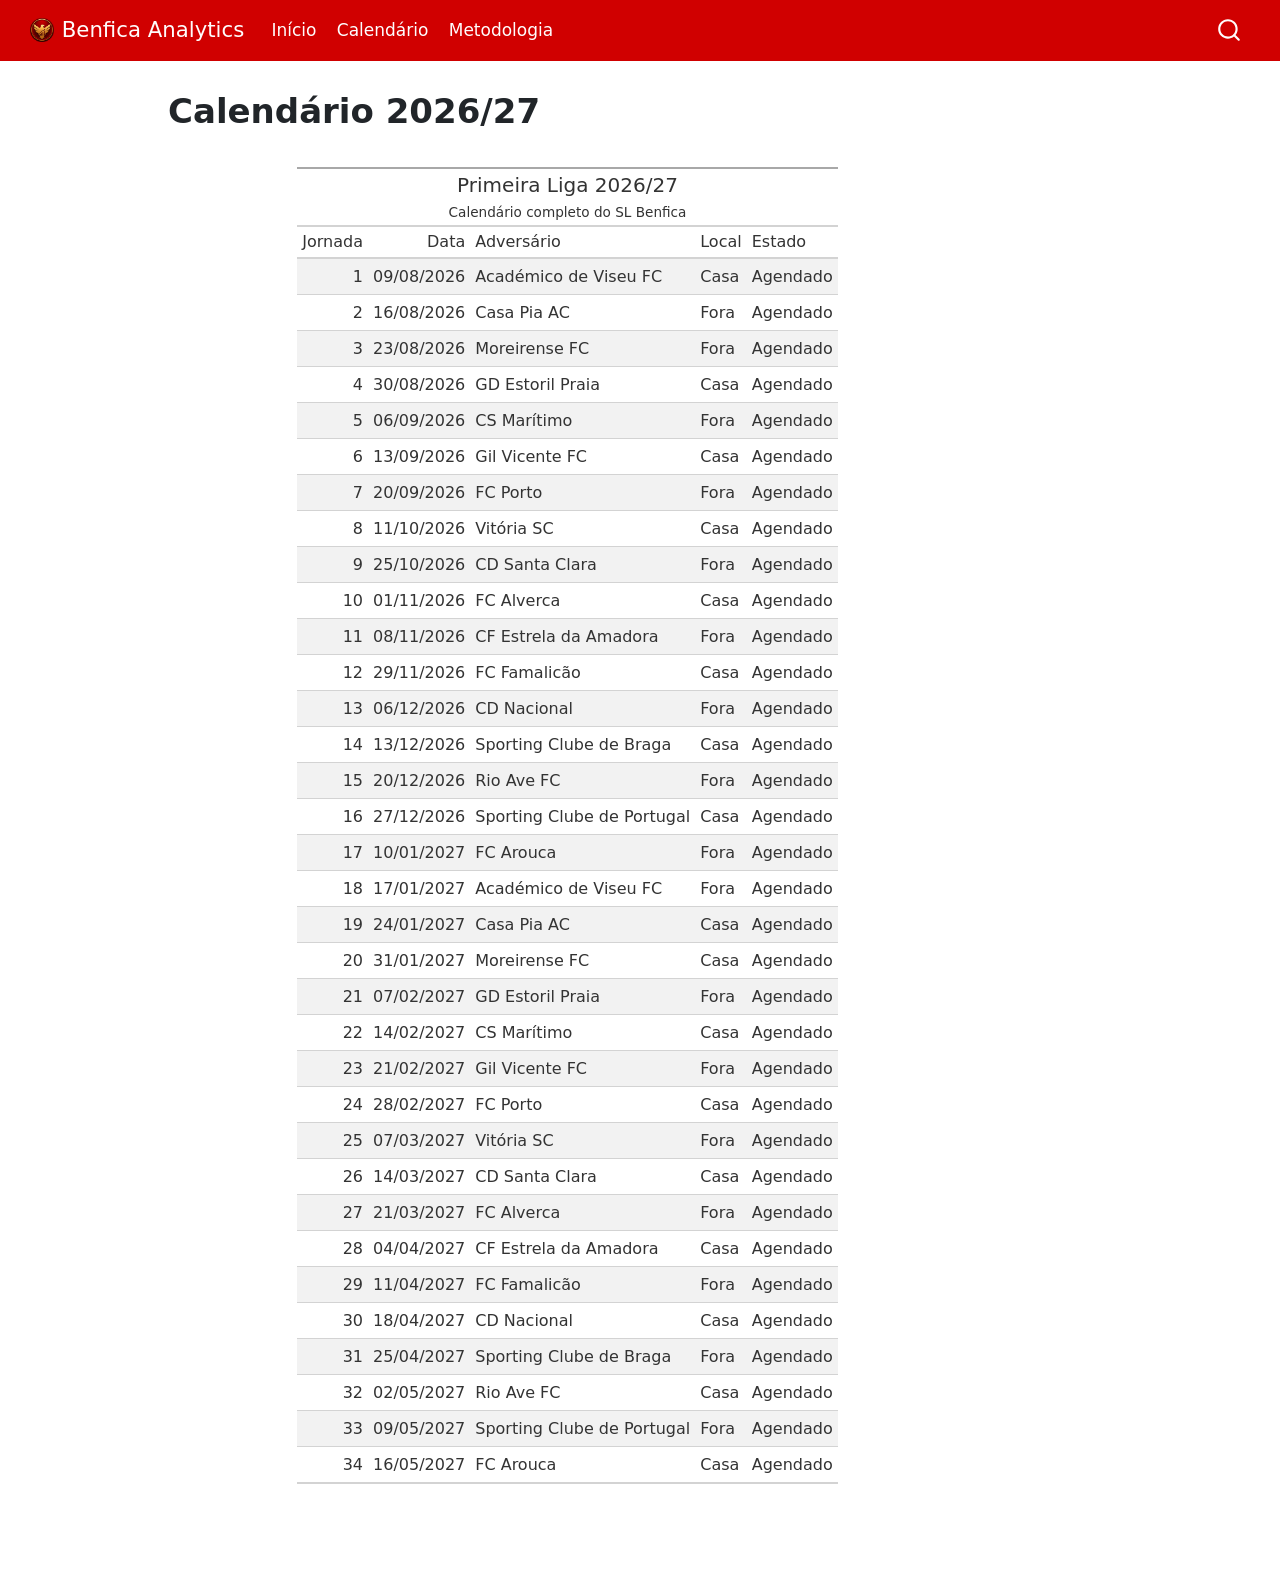
<file: docs/calendario.html>
<!DOCTYPE html>
<html xmlns="http://www.w3.org/1999/xhtml" lang="en" xml:lang="en"><head>

<meta charset="utf-8">
<meta name="generator" content="quarto-1.4.557">

<meta name="viewport" content="width=device-width, initial-scale=1.0, user-scalable=yes">


<title>Benfica Analytics - Calendário 2026/27</title>
<style>
code{white-space: pre-wrap;}
span.smallcaps{font-variant: small-caps;}
div.columns{display: flex; gap: min(4vw, 1.5em);}
div.column{flex: auto; overflow-x: auto;}
div.hanging-indent{margin-left: 1.5em; text-indent: -1.5em;}
ul.task-list{list-style: none;}
ul.task-list li input[type="checkbox"] {
  width: 0.8em;
  margin: 0 0.8em 0.2em -1em; /* quarto-specific, see https://github.com/quarto-dev/quarto-cli/issues/4556 */ 
  vertical-align: middle;
}
</style>


<script src="site_libs/quarto-nav/quarto-nav.js"></script>
<script src="site_libs/quarto-nav/headroom.min.js"></script>
<script src="site_libs/clipboard/clipboard.min.js"></script>
<script src="site_libs/quarto-search/autocomplete.umd.js"></script>
<script src="site_libs/quarto-search/fuse.min.js"></script>
<script src="site_libs/quarto-search/quarto-search.js"></script>
<meta name="quarto:offset" content="./">
<link href="./images/benfica-analytics-logo.png" rel="icon" type="image/png">
<script src="site_libs/quarto-html/quarto.js"></script>
<script src="site_libs/quarto-html/popper.min.js"></script>
<script src="site_libs/quarto-html/tippy.umd.min.js"></script>
<script src="site_libs/quarto-html/anchor.min.js"></script>
<link href="site_libs/quarto-html/tippy.css" rel="stylesheet">
<link href="site_libs/quarto-html/quarto-syntax-highlighting.css" rel="stylesheet" id="quarto-text-highlighting-styles">
<script src="site_libs/bootstrap/bootstrap.min.js"></script>
<link href="site_libs/bootstrap/bootstrap-icons.css" rel="stylesheet">
<link href="site_libs/bootstrap/bootstrap.min.css" rel="stylesheet" id="quarto-bootstrap" data-mode="light">
<script id="quarto-search-options" type="application/json">{
  "location": "navbar",
  "copy-button": false,
  "collapse-after": 3,
  "panel-placement": "end",
  "type": "overlay",
  "limit": 50,
  "keyboard-shortcut": [
    "f",
    "/",
    "s"
  ],
  "show-item-context": false,
  "language": {
    "search-no-results-text": "No results",
    "search-matching-documents-text": "matching documents",
    "search-copy-link-title": "Copy link to search",
    "search-hide-matches-text": "Hide additional matches",
    "search-more-match-text": "more match in this document",
    "search-more-matches-text": "more matches in this document",
    "search-clear-button-title": "Clear",
    "search-text-placeholder": "",
    "search-detached-cancel-button-title": "Cancel",
    "search-submit-button-title": "Submit",
    "search-label": "Search"
  }
}</script>


</head>

<body class="nav-fixed">

<div id="quarto-search-results"></div>
  <header id="quarto-header" class="headroom fixed-top">
    <nav class="navbar navbar-expand-lg " data-bs-theme="dark">
      <div class="navbar-container container-fluid">
      <div class="navbar-brand-container mx-auto">
    <a href="./index.html" class="navbar-brand navbar-brand-logo">
    <img src="./images/benfica-analytics-logo.png" alt="" class="navbar-logo">
    </a>
    <a class="navbar-brand" href="./index.html">
    <span class="navbar-title">Benfica Analytics</span>
    </a>
  </div>
            <div id="quarto-search" class="" title="Search"></div>
          <button class="navbar-toggler" type="button" data-bs-toggle="collapse" data-bs-target="#navbarCollapse" aria-controls="navbarCollapse" aria-expanded="false" aria-label="Toggle navigation" onclick="if (window.quartoToggleHeadroom) { window.quartoToggleHeadroom(); }">
  <span class="navbar-toggler-icon"></span>
</button>
          <div class="collapse navbar-collapse" id="navbarCollapse">
            <ul class="navbar-nav navbar-nav-scroll me-auto">
  <li class="nav-item">
    <a class="nav-link" href="./index.html"> 
<span class="menu-text">Início</span></a>
  </li>  
  <li class="nav-item">
    <a class="nav-link active" href="./calendario.html" aria-current="page"> 
<span class="menu-text">Calendário</span></a>
  </li>  
  <li class="nav-item">
    <a class="nav-link" href="./metodologia.html"> 
<span class="menu-text">Metodologia</span></a>
  </li>  
</ul>
          </div> <!-- /navcollapse -->
          <div class="quarto-navbar-tools">
</div>
      </div> <!-- /container-fluid -->
    </nav>
</header>
<!-- content -->
<div id="quarto-content" class="quarto-container page-columns page-rows-contents page-layout-article page-navbar">
<!-- sidebar -->
<!-- margin-sidebar -->
    <div id="quarto-margin-sidebar" class="sidebar margin-sidebar">
        
    </div>
<!-- main -->
<main class="content" id="quarto-document-content">

<header id="title-block-header" class="quarto-title-block default">
<div class="quarto-title">
<h1 class="title">Calendário 2026/27</h1>
</div>



<div class="quarto-title-meta">

    
  
    
  </div>
  


</header>


<div class="cell">
<div class="cell-output-display">
<div id="yhwaqadrwf" style="padding-left:0px;padding-right:0px;padding-top:10px;padding-bottom:10px;overflow-x:auto;overflow-y:auto;width:auto;height:auto;">
<style>#yhwaqadrwf table {
  font-family: system-ui, 'Segoe UI', Roboto, Helvetica, Arial, sans-serif, 'Apple Color Emoji', 'Segoe UI Emoji', 'Segoe UI Symbol', 'Noto Color Emoji';
  -webkit-font-smoothing: antialiased;
  -moz-osx-font-smoothing: grayscale;
}

#yhwaqadrwf thead, #yhwaqadrwf tbody, #yhwaqadrwf tfoot, #yhwaqadrwf tr, #yhwaqadrwf td, #yhwaqadrwf th {
  border-style: none;
}

#yhwaqadrwf p {
  margin: 0;
  padding: 0;
}

#yhwaqadrwf .gt_table {
  display: table;
  border-collapse: collapse;
  line-height: normal;
  margin-left: auto;
  margin-right: auto;
  color: #333333;
  font-size: 16px;
  font-weight: normal;
  font-style: normal;
  background-color: #FFFFFF;
  width: auto;
  border-top-style: solid;
  border-top-width: 2px;
  border-top-color: #A8A8A8;
  border-right-style: none;
  border-right-width: 2px;
  border-right-color: #D3D3D3;
  border-bottom-style: solid;
  border-bottom-width: 2px;
  border-bottom-color: #A8A8A8;
  border-left-style: none;
  border-left-width: 2px;
  border-left-color: #D3D3D3;
}

#yhwaqadrwf .gt_caption {
  padding-top: 4px;
  padding-bottom: 4px;
}

#yhwaqadrwf .gt_title {
  color: #333333;
  font-size: 125%;
  font-weight: initial;
  padding-top: 4px;
  padding-bottom: 4px;
  padding-left: 5px;
  padding-right: 5px;
  border-bottom-color: #FFFFFF;
  border-bottom-width: 0;
}

#yhwaqadrwf .gt_subtitle {
  color: #333333;
  font-size: 85%;
  font-weight: initial;
  padding-top: 3px;
  padding-bottom: 5px;
  padding-left: 5px;
  padding-right: 5px;
  border-top-color: #FFFFFF;
  border-top-width: 0;
}

#yhwaqadrwf .gt_heading {
  background-color: #FFFFFF;
  text-align: center;
  border-bottom-color: #FFFFFF;
  border-left-style: none;
  border-left-width: 1px;
  border-left-color: #D3D3D3;
  border-right-style: none;
  border-right-width: 1px;
  border-right-color: #D3D3D3;
}

#yhwaqadrwf .gt_bottom_border {
  border-bottom-style: solid;
  border-bottom-width: 2px;
  border-bottom-color: #D3D3D3;
}

#yhwaqadrwf .gt_col_headings {
  border-top-style: solid;
  border-top-width: 2px;
  border-top-color: #D3D3D3;
  border-bottom-style: solid;
  border-bottom-width: 2px;
  border-bottom-color: #D3D3D3;
  border-left-style: none;
  border-left-width: 1px;
  border-left-color: #D3D3D3;
  border-right-style: none;
  border-right-width: 1px;
  border-right-color: #D3D3D3;
}

#yhwaqadrwf .gt_col_heading {
  color: #333333;
  background-color: #FFFFFF;
  font-size: 100%;
  font-weight: normal;
  text-transform: inherit;
  border-left-style: none;
  border-left-width: 1px;
  border-left-color: #D3D3D3;
  border-right-style: none;
  border-right-width: 1px;
  border-right-color: #D3D3D3;
  vertical-align: bottom;
  padding-top: 5px;
  padding-bottom: 6px;
  padding-left: 5px;
  padding-right: 5px;
  overflow-x: hidden;
}

#yhwaqadrwf .gt_column_spanner_outer {
  color: #333333;
  background-color: #FFFFFF;
  font-size: 100%;
  font-weight: normal;
  text-transform: inherit;
  padding-top: 0;
  padding-bottom: 0;
  padding-left: 4px;
  padding-right: 4px;
}

#yhwaqadrwf .gt_column_spanner_outer:first-child {
  padding-left: 0;
}

#yhwaqadrwf .gt_column_spanner_outer:last-child {
  padding-right: 0;
}

#yhwaqadrwf .gt_column_spanner {
  border-bottom-style: solid;
  border-bottom-width: 2px;
  border-bottom-color: #D3D3D3;
  vertical-align: bottom;
  padding-top: 5px;
  padding-bottom: 5px;
  overflow-x: hidden;
  display: inline-block;
  width: 100%;
}

#yhwaqadrwf .gt_spanner_row {
  border-bottom-style: hidden;
}

#yhwaqadrwf .gt_group_heading {
  padding-top: 8px;
  padding-bottom: 8px;
  padding-left: 5px;
  padding-right: 5px;
  color: #333333;
  background-color: #FFFFFF;
  font-size: 100%;
  font-weight: initial;
  text-transform: inherit;
  border-top-style: solid;
  border-top-width: 2px;
  border-top-color: #D3D3D3;
  border-bottom-style: solid;
  border-bottom-width: 2px;
  border-bottom-color: #D3D3D3;
  border-left-style: none;
  border-left-width: 1px;
  border-left-color: #D3D3D3;
  border-right-style: none;
  border-right-width: 1px;
  border-right-color: #D3D3D3;
  vertical-align: middle;
  text-align: left;
}

#yhwaqadrwf .gt_empty_group_heading {
  padding: 0.5px;
  color: #333333;
  background-color: #FFFFFF;
  font-size: 100%;
  font-weight: initial;
  border-top-style: solid;
  border-top-width: 2px;
  border-top-color: #D3D3D3;
  border-bottom-style: solid;
  border-bottom-width: 2px;
  border-bottom-color: #D3D3D3;
  vertical-align: middle;
}

#yhwaqadrwf .gt_from_md > :first-child {
  margin-top: 0;
}

#yhwaqadrwf .gt_from_md > :last-child {
  margin-bottom: 0;
}

#yhwaqadrwf .gt_row {
  padding-top: 8px;
  padding-bottom: 8px;
  padding-left: 5px;
  padding-right: 5px;
  margin: 10px;
  border-top-style: solid;
  border-top-width: 1px;
  border-top-color: #D3D3D3;
  border-left-style: none;
  border-left-width: 1px;
  border-left-color: #D3D3D3;
  border-right-style: none;
  border-right-width: 1px;
  border-right-color: #D3D3D3;
  vertical-align: middle;
  overflow-x: hidden;
}

#yhwaqadrwf .gt_stub {
  color: #333333;
  background-color: #FFFFFF;
  font-size: 100%;
  font-weight: initial;
  text-transform: inherit;
  border-right-style: solid;
  border-right-width: 2px;
  border-right-color: #D3D3D3;
  padding-left: 5px;
  padding-right: 5px;
}

#yhwaqadrwf .gt_stub_row_group {
  color: #333333;
  background-color: #FFFFFF;
  font-size: 100%;
  font-weight: initial;
  text-transform: inherit;
  border-right-style: solid;
  border-right-width: 2px;
  border-right-color: #D3D3D3;
  padding-left: 5px;
  padding-right: 5px;
  vertical-align: top;
}

#yhwaqadrwf .gt_row_group_first td {
  border-top-width: 2px;
}

#yhwaqadrwf .gt_row_group_first th {
  border-top-width: 2px;
}

#yhwaqadrwf .gt_summary_row {
  color: #333333;
  background-color: #FFFFFF;
  text-transform: inherit;
  padding-top: 8px;
  padding-bottom: 8px;
  padding-left: 5px;
  padding-right: 5px;
}

#yhwaqadrwf .gt_first_summary_row {
  border-top-style: solid;
  border-top-color: #D3D3D3;
}

#yhwaqadrwf .gt_first_summary_row.thick {
  border-top-width: 2px;
}

#yhwaqadrwf .gt_last_summary_row {
  padding-top: 8px;
  padding-bottom: 8px;
  padding-left: 5px;
  padding-right: 5px;
  border-bottom-style: solid;
  border-bottom-width: 2px;
  border-bottom-color: #D3D3D3;
}

#yhwaqadrwf .gt_grand_summary_row {
  color: #333333;
  background-color: #FFFFFF;
  text-transform: inherit;
  padding-top: 8px;
  padding-bottom: 8px;
  padding-left: 5px;
  padding-right: 5px;
}

#yhwaqadrwf .gt_first_grand_summary_row {
  padding-top: 8px;
  padding-bottom: 8px;
  padding-left: 5px;
  padding-right: 5px;
  border-top-style: double;
  border-top-width: 6px;
  border-top-color: #D3D3D3;
}

#yhwaqadrwf .gt_last_grand_summary_row_top {
  padding-top: 8px;
  padding-bottom: 8px;
  padding-left: 5px;
  padding-right: 5px;
  border-bottom-style: double;
  border-bottom-width: 6px;
  border-bottom-color: #D3D3D3;
}

#yhwaqadrwf .gt_striped {
  background-color: rgba(128, 128, 128, 0.05);
}

#yhwaqadrwf .gt_table_body {
  border-top-style: solid;
  border-top-width: 2px;
  border-top-color: #D3D3D3;
  border-bottom-style: solid;
  border-bottom-width: 2px;
  border-bottom-color: #D3D3D3;
}

#yhwaqadrwf .gt_footnotes {
  color: #333333;
  background-color: #FFFFFF;
  border-bottom-style: none;
  border-bottom-width: 2px;
  border-bottom-color: #D3D3D3;
  border-left-style: none;
  border-left-width: 2px;
  border-left-color: #D3D3D3;
  border-right-style: none;
  border-right-width: 2px;
  border-right-color: #D3D3D3;
}

#yhwaqadrwf .gt_footnote {
  margin: 0px;
  font-size: 90%;
  padding-top: 4px;
  padding-bottom: 4px;
  padding-left: 5px;
  padding-right: 5px;
}

#yhwaqadrwf .gt_sourcenotes {
  color: #333333;
  background-color: #FFFFFF;
  border-bottom-style: none;
  border-bottom-width: 2px;
  border-bottom-color: #D3D3D3;
  border-left-style: none;
  border-left-width: 2px;
  border-left-color: #D3D3D3;
  border-right-style: none;
  border-right-width: 2px;
  border-right-color: #D3D3D3;
}

#yhwaqadrwf .gt_sourcenote {
  font-size: 90%;
  padding-top: 4px;
  padding-bottom: 4px;
  padding-left: 5px;
  padding-right: 5px;
}

#yhwaqadrwf .gt_left {
  text-align: left;
}

#yhwaqadrwf .gt_center {
  text-align: center;
}

#yhwaqadrwf .gt_right {
  text-align: right;
  font-variant-numeric: tabular-nums;
}

#yhwaqadrwf .gt_font_normal {
  font-weight: normal;
}

#yhwaqadrwf .gt_font_bold {
  font-weight: bold;
}

#yhwaqadrwf .gt_font_italic {
  font-style: italic;
}

#yhwaqadrwf .gt_super {
  font-size: 65%;
}

#yhwaqadrwf .gt_footnote_marks {
  font-size: 75%;
  vertical-align: 0.4em;
  position: initial;
}

#yhwaqadrwf .gt_asterisk {
  font-size: 100%;
  vertical-align: 0;
}

#yhwaqadrwf .gt_indent_1 {
  text-indent: 5px;
}

#yhwaqadrwf .gt_indent_2 {
  text-indent: 10px;
}

#yhwaqadrwf .gt_indent_3 {
  text-indent: 15px;
}

#yhwaqadrwf .gt_indent_4 {
  text-indent: 20px;
}

#yhwaqadrwf .gt_indent_5 {
  text-indent: 25px;
}

#yhwaqadrwf .katex-display {
  display: inline-flex !important;
  margin-bottom: 0.75em !important;
}

#yhwaqadrwf div.Reactable > div.rt-table > div.rt-thead > div.rt-tr.rt-tr-group-header > div.rt-th-group:after {
  height: 0px !important;
}
</style>

<table class="gt_table caption-top table table-sm table-striped small" data-quarto-postprocess="true" data-quarto-disable-processing="false" data-quarto-bootstrap="false">
<thead>
<tr class="header gt_heading">
<th colspan="5" class="gt_heading gt_title gt_font_normal">Primeira Liga 2026/27</th>
</tr>
<tr class="odd gt_heading">
<th colspan="5" class="gt_heading gt_subtitle gt_font_normal gt_bottom_border">Calendário completo do SL Benfica</th>
</tr>
<tr class="header gt_col_headings">
<th id="Jornada" class="gt_col_heading gt_columns_bottom_border gt_right" data-quarto-table-cell-role="th" scope="col">Jornada</th>
<th id="Data" class="gt_col_heading gt_columns_bottom_border gt_right" data-quarto-table-cell-role="th" scope="col">Data</th>
<th id="Adversário" class="gt_col_heading gt_columns_bottom_border gt_left" data-quarto-table-cell-role="th" scope="col">Adversário</th>
<th id="Local" class="gt_col_heading gt_columns_bottom_border gt_left" data-quarto-table-cell-role="th" scope="col">Local</th>
<th id="Estado" class="gt_col_heading gt_columns_bottom_border gt_left" data-quarto-table-cell-role="th" scope="col">Estado</th>
</tr>
</thead>
<tbody class="gt_table_body">
<tr class="odd">
<td class="gt_row gt_right" headers="Jornada">1</td>
<td class="gt_row gt_right" headers="Data">09/08/2026</td>
<td class="gt_row gt_left" headers="Adversário">Académico de Viseu FC</td>
<td class="gt_row gt_left" headers="Local">Casa</td>
<td class="gt_row gt_left" headers="Estado">Agendado</td>
</tr>
<tr class="even">
<td class="gt_row gt_right" headers="Jornada">2</td>
<td class="gt_row gt_right" headers="Data">16/08/2026</td>
<td class="gt_row gt_left" headers="Adversário">Casa Pia AC</td>
<td class="gt_row gt_left" headers="Local">Fora</td>
<td class="gt_row gt_left" headers="Estado">Agendado</td>
</tr>
<tr class="odd">
<td class="gt_row gt_right" headers="Jornada">3</td>
<td class="gt_row gt_right" headers="Data">23/08/2026</td>
<td class="gt_row gt_left" headers="Adversário">Moreirense FC</td>
<td class="gt_row gt_left" headers="Local">Fora</td>
<td class="gt_row gt_left" headers="Estado">Agendado</td>
</tr>
<tr class="even">
<td class="gt_row gt_right" headers="Jornada">4</td>
<td class="gt_row gt_right" headers="Data">30/08/2026</td>
<td class="gt_row gt_left" headers="Adversário">GD Estoril Praia</td>
<td class="gt_row gt_left" headers="Local">Casa</td>
<td class="gt_row gt_left" headers="Estado">Agendado</td>
</tr>
<tr class="odd">
<td class="gt_row gt_right" headers="Jornada">5</td>
<td class="gt_row gt_right" headers="Data">06/09/2026</td>
<td class="gt_row gt_left" headers="Adversário">CS Marítimo</td>
<td class="gt_row gt_left" headers="Local">Fora</td>
<td class="gt_row gt_left" headers="Estado">Agendado</td>
</tr>
<tr class="even">
<td class="gt_row gt_right" headers="Jornada">6</td>
<td class="gt_row gt_right" headers="Data">13/09/2026</td>
<td class="gt_row gt_left" headers="Adversário">Gil Vicente FC</td>
<td class="gt_row gt_left" headers="Local">Casa</td>
<td class="gt_row gt_left" headers="Estado">Agendado</td>
</tr>
<tr class="odd">
<td class="gt_row gt_right" headers="Jornada">7</td>
<td class="gt_row gt_right" headers="Data">20/09/2026</td>
<td class="gt_row gt_left" headers="Adversário">FC Porto</td>
<td class="gt_row gt_left" headers="Local">Fora</td>
<td class="gt_row gt_left" headers="Estado">Agendado</td>
</tr>
<tr class="even">
<td class="gt_row gt_right" headers="Jornada">8</td>
<td class="gt_row gt_right" headers="Data">11/10/2026</td>
<td class="gt_row gt_left" headers="Adversário">Vitória SC</td>
<td class="gt_row gt_left" headers="Local">Casa</td>
<td class="gt_row gt_left" headers="Estado">Agendado</td>
</tr>
<tr class="odd">
<td class="gt_row gt_right" headers="Jornada">9</td>
<td class="gt_row gt_right" headers="Data">25/10/2026</td>
<td class="gt_row gt_left" headers="Adversário">CD Santa Clara</td>
<td class="gt_row gt_left" headers="Local">Fora</td>
<td class="gt_row gt_left" headers="Estado">Agendado</td>
</tr>
<tr class="even">
<td class="gt_row gt_right" headers="Jornada">10</td>
<td class="gt_row gt_right" headers="Data">01/11/2026</td>
<td class="gt_row gt_left" headers="Adversário">FC Alverca</td>
<td class="gt_row gt_left" headers="Local">Casa</td>
<td class="gt_row gt_left" headers="Estado">Agendado</td>
</tr>
<tr class="odd">
<td class="gt_row gt_right" headers="Jornada">11</td>
<td class="gt_row gt_right" headers="Data">08/11/2026</td>
<td class="gt_row gt_left" headers="Adversário">CF Estrela da Amadora</td>
<td class="gt_row gt_left" headers="Local">Fora</td>
<td class="gt_row gt_left" headers="Estado">Agendado</td>
</tr>
<tr class="even">
<td class="gt_row gt_right" headers="Jornada">12</td>
<td class="gt_row gt_right" headers="Data">29/11/2026</td>
<td class="gt_row gt_left" headers="Adversário">FC Famalicão</td>
<td class="gt_row gt_left" headers="Local">Casa</td>
<td class="gt_row gt_left" headers="Estado">Agendado</td>
</tr>
<tr class="odd">
<td class="gt_row gt_right" headers="Jornada">13</td>
<td class="gt_row gt_right" headers="Data">06/12/2026</td>
<td class="gt_row gt_left" headers="Adversário">CD Nacional</td>
<td class="gt_row gt_left" headers="Local">Fora</td>
<td class="gt_row gt_left" headers="Estado">Agendado</td>
</tr>
<tr class="even">
<td class="gt_row gt_right" headers="Jornada">14</td>
<td class="gt_row gt_right" headers="Data">13/12/2026</td>
<td class="gt_row gt_left" headers="Adversário">Sporting Clube de Braga</td>
<td class="gt_row gt_left" headers="Local">Casa</td>
<td class="gt_row gt_left" headers="Estado">Agendado</td>
</tr>
<tr class="odd">
<td class="gt_row gt_right" headers="Jornada">15</td>
<td class="gt_row gt_right" headers="Data">20/12/2026</td>
<td class="gt_row gt_left" headers="Adversário">Rio Ave FC</td>
<td class="gt_row gt_left" headers="Local">Fora</td>
<td class="gt_row gt_left" headers="Estado">Agendado</td>
</tr>
<tr class="even">
<td class="gt_row gt_right" headers="Jornada">16</td>
<td class="gt_row gt_right" headers="Data">27/12/2026</td>
<td class="gt_row gt_left" headers="Adversário">Sporting Clube de Portugal</td>
<td class="gt_row gt_left" headers="Local">Casa</td>
<td class="gt_row gt_left" headers="Estado">Agendado</td>
</tr>
<tr class="odd">
<td class="gt_row gt_right" headers="Jornada">17</td>
<td class="gt_row gt_right" headers="Data">10/01/2027</td>
<td class="gt_row gt_left" headers="Adversário">FC Arouca</td>
<td class="gt_row gt_left" headers="Local">Fora</td>
<td class="gt_row gt_left" headers="Estado">Agendado</td>
</tr>
<tr class="even">
<td class="gt_row gt_right" headers="Jornada">18</td>
<td class="gt_row gt_right" headers="Data">17/01/2027</td>
<td class="gt_row gt_left" headers="Adversário">Académico de Viseu FC</td>
<td class="gt_row gt_left" headers="Local">Fora</td>
<td class="gt_row gt_left" headers="Estado">Agendado</td>
</tr>
<tr class="odd">
<td class="gt_row gt_right" headers="Jornada">19</td>
<td class="gt_row gt_right" headers="Data">24/01/2027</td>
<td class="gt_row gt_left" headers="Adversário">Casa Pia AC</td>
<td class="gt_row gt_left" headers="Local">Casa</td>
<td class="gt_row gt_left" headers="Estado">Agendado</td>
</tr>
<tr class="even">
<td class="gt_row gt_right" headers="Jornada">20</td>
<td class="gt_row gt_right" headers="Data">31/01/2027</td>
<td class="gt_row gt_left" headers="Adversário">Moreirense FC</td>
<td class="gt_row gt_left" headers="Local">Casa</td>
<td class="gt_row gt_left" headers="Estado">Agendado</td>
</tr>
<tr class="odd">
<td class="gt_row gt_right" headers="Jornada">21</td>
<td class="gt_row gt_right" headers="Data">07/02/2027</td>
<td class="gt_row gt_left" headers="Adversário">GD Estoril Praia</td>
<td class="gt_row gt_left" headers="Local">Fora</td>
<td class="gt_row gt_left" headers="Estado">Agendado</td>
</tr>
<tr class="even">
<td class="gt_row gt_right" headers="Jornada">22</td>
<td class="gt_row gt_right" headers="Data">14/02/2027</td>
<td class="gt_row gt_left" headers="Adversário">CS Marítimo</td>
<td class="gt_row gt_left" headers="Local">Casa</td>
<td class="gt_row gt_left" headers="Estado">Agendado</td>
</tr>
<tr class="odd">
<td class="gt_row gt_right" headers="Jornada">23</td>
<td class="gt_row gt_right" headers="Data">21/02/2027</td>
<td class="gt_row gt_left" headers="Adversário">Gil Vicente FC</td>
<td class="gt_row gt_left" headers="Local">Fora</td>
<td class="gt_row gt_left" headers="Estado">Agendado</td>
</tr>
<tr class="even">
<td class="gt_row gt_right" headers="Jornada">24</td>
<td class="gt_row gt_right" headers="Data">28/02/2027</td>
<td class="gt_row gt_left" headers="Adversário">FC Porto</td>
<td class="gt_row gt_left" headers="Local">Casa</td>
<td class="gt_row gt_left" headers="Estado">Agendado</td>
</tr>
<tr class="odd">
<td class="gt_row gt_right" headers="Jornada">25</td>
<td class="gt_row gt_right" headers="Data">07/03/2027</td>
<td class="gt_row gt_left" headers="Adversário">Vitória SC</td>
<td class="gt_row gt_left" headers="Local">Fora</td>
<td class="gt_row gt_left" headers="Estado">Agendado</td>
</tr>
<tr class="even">
<td class="gt_row gt_right" headers="Jornada">26</td>
<td class="gt_row gt_right" headers="Data">14/03/2027</td>
<td class="gt_row gt_left" headers="Adversário">CD Santa Clara</td>
<td class="gt_row gt_left" headers="Local">Casa</td>
<td class="gt_row gt_left" headers="Estado">Agendado</td>
</tr>
<tr class="odd">
<td class="gt_row gt_right" headers="Jornada">27</td>
<td class="gt_row gt_right" headers="Data">21/03/2027</td>
<td class="gt_row gt_left" headers="Adversário">FC Alverca</td>
<td class="gt_row gt_left" headers="Local">Fora</td>
<td class="gt_row gt_left" headers="Estado">Agendado</td>
</tr>
<tr class="even">
<td class="gt_row gt_right" headers="Jornada">28</td>
<td class="gt_row gt_right" headers="Data">04/04/2027</td>
<td class="gt_row gt_left" headers="Adversário">CF Estrela da Amadora</td>
<td class="gt_row gt_left" headers="Local">Casa</td>
<td class="gt_row gt_left" headers="Estado">Agendado</td>
</tr>
<tr class="odd">
<td class="gt_row gt_right" headers="Jornada">29</td>
<td class="gt_row gt_right" headers="Data">11/04/2027</td>
<td class="gt_row gt_left" headers="Adversário">FC Famalicão</td>
<td class="gt_row gt_left" headers="Local">Fora</td>
<td class="gt_row gt_left" headers="Estado">Agendado</td>
</tr>
<tr class="even">
<td class="gt_row gt_right" headers="Jornada">30</td>
<td class="gt_row gt_right" headers="Data">18/04/2027</td>
<td class="gt_row gt_left" headers="Adversário">CD Nacional</td>
<td class="gt_row gt_left" headers="Local">Casa</td>
<td class="gt_row gt_left" headers="Estado">Agendado</td>
</tr>
<tr class="odd">
<td class="gt_row gt_right" headers="Jornada">31</td>
<td class="gt_row gt_right" headers="Data">25/04/2027</td>
<td class="gt_row gt_left" headers="Adversário">Sporting Clube de Braga</td>
<td class="gt_row gt_left" headers="Local">Fora</td>
<td class="gt_row gt_left" headers="Estado">Agendado</td>
</tr>
<tr class="even">
<td class="gt_row gt_right" headers="Jornada">32</td>
<td class="gt_row gt_right" headers="Data">02/05/2027</td>
<td class="gt_row gt_left" headers="Adversário">Rio Ave FC</td>
<td class="gt_row gt_left" headers="Local">Casa</td>
<td class="gt_row gt_left" headers="Estado">Agendado</td>
</tr>
<tr class="odd">
<td class="gt_row gt_right" headers="Jornada">33</td>
<td class="gt_row gt_right" headers="Data">09/05/2027</td>
<td class="gt_row gt_left" headers="Adversário">Sporting Clube de Portugal</td>
<td class="gt_row gt_left" headers="Local">Fora</td>
<td class="gt_row gt_left" headers="Estado">Agendado</td>
</tr>
<tr class="even">
<td class="gt_row gt_right" headers="Jornada">34</td>
<td class="gt_row gt_right" headers="Data">16/05/2027</td>
<td class="gt_row gt_left" headers="Adversário">FC Arouca</td>
<td class="gt_row gt_left" headers="Local">Casa</td>
<td class="gt_row gt_left" headers="Estado">Agendado</td>
</tr>
</tbody>
</table>

</div>
</div>
</div>



</main> <!-- /main -->
<script id="quarto-html-after-body" type="application/javascript">
window.document.addEventListener("DOMContentLoaded", function (event) {
  const toggleBodyColorMode = (bsSheetEl) => {
    const mode = bsSheetEl.getAttribute("data-mode");
    const bodyEl = window.document.querySelector("body");
    if (mode === "dark") {
      bodyEl.classList.add("quarto-dark");
      bodyEl.classList.remove("quarto-light");
    } else {
      bodyEl.classList.add("quarto-light");
      bodyEl.classList.remove("quarto-dark");
    }
  }
  const toggleBodyColorPrimary = () => {
    const bsSheetEl = window.document.querySelector("link#quarto-bootstrap");
    if (bsSheetEl) {
      toggleBodyColorMode(bsSheetEl);
    }
  }
  toggleBodyColorPrimary();  
  const icon = "";
  const anchorJS = new window.AnchorJS();
  anchorJS.options = {
    placement: 'right',
    icon: icon
  };
  anchorJS.add('.anchored');
  const isCodeAnnotation = (el) => {
    for (const clz of el.classList) {
      if (clz.startsWith('code-annotation-')) {                     
        return true;
      }
    }
    return false;
  }
  const clipboard = new window.ClipboardJS('.code-copy-button', {
    text: function(trigger) {
      const codeEl = trigger.previousElementSibling.cloneNode(true);
      for (const childEl of codeEl.children) {
        if (isCodeAnnotation(childEl)) {
          childEl.remove();
        }
      }
      return codeEl.innerText;
    }
  });
  clipboard.on('success', function(e) {
    // button target
    const button = e.trigger;
    // don't keep focus
    button.blur();
    // flash "checked"
    button.classList.add('code-copy-button-checked');
    var currentTitle = button.getAttribute("title");
    button.setAttribute("title", "Copied!");
    let tooltip;
    if (window.bootstrap) {
      button.setAttribute("data-bs-toggle", "tooltip");
      button.setAttribute("data-bs-placement", "left");
      button.setAttribute("data-bs-title", "Copied!");
      tooltip = new bootstrap.Tooltip(button, 
        { trigger: "manual", 
          customClass: "code-copy-button-tooltip",
          offset: [0, -8]});
      tooltip.show();    
    }
    setTimeout(function() {
      if (tooltip) {
        tooltip.hide();
        button.removeAttribute("data-bs-title");
        button.removeAttribute("data-bs-toggle");
        button.removeAttribute("data-bs-placement");
      }
      button.setAttribute("title", currentTitle);
      button.classList.remove('code-copy-button-checked');
    }, 1000);
    // clear code selection
    e.clearSelection();
  });
    var localhostRegex = new RegExp(/^(?:http|https):\/\/localhost\:?[0-9]*\//);
    var mailtoRegex = new RegExp(/^mailto:/);
      var filterRegex = new RegExp('/' + window.location.host + '/');
    var isInternal = (href) => {
        return filterRegex.test(href) || localhostRegex.test(href) || mailtoRegex.test(href);
    }
    // Inspect non-navigation links and adorn them if external
 	var links = window.document.querySelectorAll('a[href]:not(.nav-link):not(.navbar-brand):not(.toc-action):not(.sidebar-link):not(.sidebar-item-toggle):not(.pagination-link):not(.no-external):not([aria-hidden]):not(.dropdown-item):not(.quarto-navigation-tool)');
    for (var i=0; i<links.length; i++) {
      const link = links[i];
      if (!isInternal(link.href)) {
        // undo the damage that might have been done by quarto-nav.js in the case of
        // links that we want to consider external
        if (link.dataset.originalHref !== undefined) {
          link.href = link.dataset.originalHref;
        }
      }
    }
  function tippyHover(el, contentFn, onTriggerFn, onUntriggerFn) {
    const config = {
      allowHTML: true,
      maxWidth: 500,
      delay: 100,
      arrow: false,
      appendTo: function(el) {
          return el.parentElement;
      },
      interactive: true,
      interactiveBorder: 10,
      theme: 'quarto',
      placement: 'bottom-start',
    };
    if (contentFn) {
      config.content = contentFn;
    }
    if (onTriggerFn) {
      config.onTrigger = onTriggerFn;
    }
    if (onUntriggerFn) {
      config.onUntrigger = onUntriggerFn;
    }
    window.tippy(el, config); 
  }
  const noterefs = window.document.querySelectorAll('a[role="doc-noteref"]');
  for (var i=0; i<noterefs.length; i++) {
    const ref = noterefs[i];
    tippyHover(ref, function() {
      // use id or data attribute instead here
      let href = ref.getAttribute('data-footnote-href') || ref.getAttribute('href');
      try { href = new URL(href).hash; } catch {}
      const id = href.replace(/^#\/?/, "");
      const note = window.document.getElementById(id);
      if (note) {
        return note.innerHTML;
      } else {
        return "";
      }
    });
  }
  const xrefs = window.document.querySelectorAll('a.quarto-xref');
  const processXRef = (id, note) => {
    // Strip column container classes
    const stripColumnClz = (el) => {
      el.classList.remove("page-full", "page-columns");
      if (el.children) {
        for (const child of el.children) {
          stripColumnClz(child);
        }
      }
    }
    stripColumnClz(note)
    if (id === null || id.startsWith('sec-')) {
      // Special case sections, only their first couple elements
      const container = document.createElement("div");
      if (note.children && note.children.length > 2) {
        container.appendChild(note.children[0].cloneNode(true));
        for (let i = 1; i < note.children.length; i++) {
          const child = note.children[i];
          if (child.tagName === "P" && child.innerText === "") {
            continue;
          } else {
            container.appendChild(child.cloneNode(true));
            break;
          }
        }
        if (window.Quarto?.typesetMath) {
          window.Quarto.typesetMath(container);
        }
        return container.innerHTML
      } else {
        if (window.Quarto?.typesetMath) {
          window.Quarto.typesetMath(note);
        }
        return note.innerHTML;
      }
    } else {
      // Remove any anchor links if they are present
      const anchorLink = note.querySelector('a.anchorjs-link');
      if (anchorLink) {
        anchorLink.remove();
      }
      if (window.Quarto?.typesetMath) {
        window.Quarto.typesetMath(note);
      }
      // TODO in 1.5, we should make sure this works without a callout special case
      if (note.classList.contains("callout")) {
        return note.outerHTML;
      } else {
        return note.innerHTML;
      }
    }
  }
  for (var i=0; i<xrefs.length; i++) {
    const xref = xrefs[i];
    tippyHover(xref, undefined, function(instance) {
      instance.disable();
      let url = xref.getAttribute('href');
      let hash = undefined; 
      if (url.startsWith('#')) {
        hash = url;
      } else {
        try { hash = new URL(url).hash; } catch {}
      }
      if (hash) {
        const id = hash.replace(/^#\/?/, "");
        const note = window.document.getElementById(id);
        if (note !== null) {
          try {
            const html = processXRef(id, note.cloneNode(true));
            instance.setContent(html);
          } finally {
            instance.enable();
            instance.show();
          }
        } else {
          // See if we can fetch this
          fetch(url.split('#')[0])
          .then(res => res.text())
          .then(html => {
            const parser = new DOMParser();
            const htmlDoc = parser.parseFromString(html, "text/html");
            const note = htmlDoc.getElementById(id);
            if (note !== null) {
              const html = processXRef(id, note);
              instance.setContent(html);
            } 
          }).finally(() => {
            instance.enable();
            instance.show();
          });
        }
      } else {
        // See if we can fetch a full url (with no hash to target)
        // This is a special case and we should probably do some content thinning / targeting
        fetch(url)
        .then(res => res.text())
        .then(html => {
          const parser = new DOMParser();
          const htmlDoc = parser.parseFromString(html, "text/html");
          const note = htmlDoc.querySelector('main.content');
          if (note !== null) {
            // This should only happen for chapter cross references
            // (since there is no id in the URL)
            // remove the first header
            if (note.children.length > 0 && note.children[0].tagName === "HEADER") {
              note.children[0].remove();
            }
            const html = processXRef(null, note);
            instance.setContent(html);
          } 
        }).finally(() => {
          instance.enable();
          instance.show();
        });
      }
    }, function(instance) {
    });
  }
      let selectedAnnoteEl;
      const selectorForAnnotation = ( cell, annotation) => {
        let cellAttr = 'data-code-cell="' + cell + '"';
        let lineAttr = 'data-code-annotation="' +  annotation + '"';
        const selector = 'span[' + cellAttr + '][' + lineAttr + ']';
        return selector;
      }
      const selectCodeLines = (annoteEl) => {
        const doc = window.document;
        const targetCell = annoteEl.getAttribute("data-target-cell");
        const targetAnnotation = annoteEl.getAttribute("data-target-annotation");
        const annoteSpan = window.document.querySelector(selectorForAnnotation(targetCell, targetAnnotation));
        const lines = annoteSpan.getAttribute("data-code-lines").split(",");
        const lineIds = lines.map((line) => {
          return targetCell + "-" + line;
        })
        let top = null;
        let height = null;
        let parent = null;
        if (lineIds.length > 0) {
            //compute the position of the single el (top and bottom and make a div)
            const el = window.document.getElementById(lineIds[0]);
            top = el.offsetTop;
            height = el.offsetHeight;
            parent = el.parentElement.parentElement;
          if (lineIds.length > 1) {
            const lastEl = window.document.getElementById(lineIds[lineIds.length - 1]);
            const bottom = lastEl.offsetTop + lastEl.offsetHeight;
            height = bottom - top;
          }
          if (top !== null && height !== null && parent !== null) {
            // cook up a div (if necessary) and position it 
            let div = window.document.getElementById("code-annotation-line-highlight");
            if (div === null) {
              div = window.document.createElement("div");
              div.setAttribute("id", "code-annotation-line-highlight");
              div.style.position = 'absolute';
              parent.appendChild(div);
            }
            div.style.top = top - 2 + "px";
            div.style.height = height + 4 + "px";
            div.style.left = 0;
            let gutterDiv = window.document.getElementById("code-annotation-line-highlight-gutter");
            if (gutterDiv === null) {
              gutterDiv = window.document.createElement("div");
              gutterDiv.setAttribute("id", "code-annotation-line-highlight-gutter");
              gutterDiv.style.position = 'absolute';
              const codeCell = window.document.getElementById(targetCell);
              const gutter = codeCell.querySelector('.code-annotation-gutter');
              gutter.appendChild(gutterDiv);
            }
            gutterDiv.style.top = top - 2 + "px";
            gutterDiv.style.height = height + 4 + "px";
          }
          selectedAnnoteEl = annoteEl;
        }
      };
      const unselectCodeLines = () => {
        const elementsIds = ["code-annotation-line-highlight", "code-annotation-line-highlight-gutter"];
        elementsIds.forEach((elId) => {
          const div = window.document.getElementById(elId);
          if (div) {
            div.remove();
          }
        });
        selectedAnnoteEl = undefined;
      };
        // Handle positioning of the toggle
    window.addEventListener(
      "resize",
      throttle(() => {
        elRect = undefined;
        if (selectedAnnoteEl) {
          selectCodeLines(selectedAnnoteEl);
        }
      }, 10)
    );
    function throttle(fn, ms) {
    let throttle = false;
    let timer;
      return (...args) => {
        if(!throttle) { // first call gets through
            fn.apply(this, args);
            throttle = true;
        } else { // all the others get throttled
            if(timer) clearTimeout(timer); // cancel #2
            timer = setTimeout(() => {
              fn.apply(this, args);
              timer = throttle = false;
            }, ms);
        }
      };
    }
      // Attach click handler to the DT
      const annoteDls = window.document.querySelectorAll('dt[data-target-cell]');
      for (const annoteDlNode of annoteDls) {
        annoteDlNode.addEventListener('click', (event) => {
          const clickedEl = event.target;
          if (clickedEl !== selectedAnnoteEl) {
            unselectCodeLines();
            const activeEl = window.document.querySelector('dt[data-target-cell].code-annotation-active');
            if (activeEl) {
              activeEl.classList.remove('code-annotation-active');
            }
            selectCodeLines(clickedEl);
            clickedEl.classList.add('code-annotation-active');
          } else {
            // Unselect the line
            unselectCodeLines();
            clickedEl.classList.remove('code-annotation-active');
          }
        });
      }
  const findCites = (el) => {
    const parentEl = el.parentElement;
    if (parentEl) {
      const cites = parentEl.dataset.cites;
      if (cites) {
        return {
          el,
          cites: cites.split(' ')
        };
      } else {
        return findCites(el.parentElement)
      }
    } else {
      return undefined;
    }
  };
  var bibliorefs = window.document.querySelectorAll('a[role="doc-biblioref"]');
  for (var i=0; i<bibliorefs.length; i++) {
    const ref = bibliorefs[i];
    const citeInfo = findCites(ref);
    if (citeInfo) {
      tippyHover(citeInfo.el, function() {
        var popup = window.document.createElement('div');
        citeInfo.cites.forEach(function(cite) {
          var citeDiv = window.document.createElement('div');
          citeDiv.classList.add('hanging-indent');
          citeDiv.classList.add('csl-entry');
          var biblioDiv = window.document.getElementById('ref-' + cite);
          if (biblioDiv) {
            citeDiv.innerHTML = biblioDiv.innerHTML;
          }
          popup.appendChild(citeDiv);
        });
        return popup.innerHTML;
      });
    }
  }
});
</script>
</div> <!-- /content -->




</body></html>
</file>
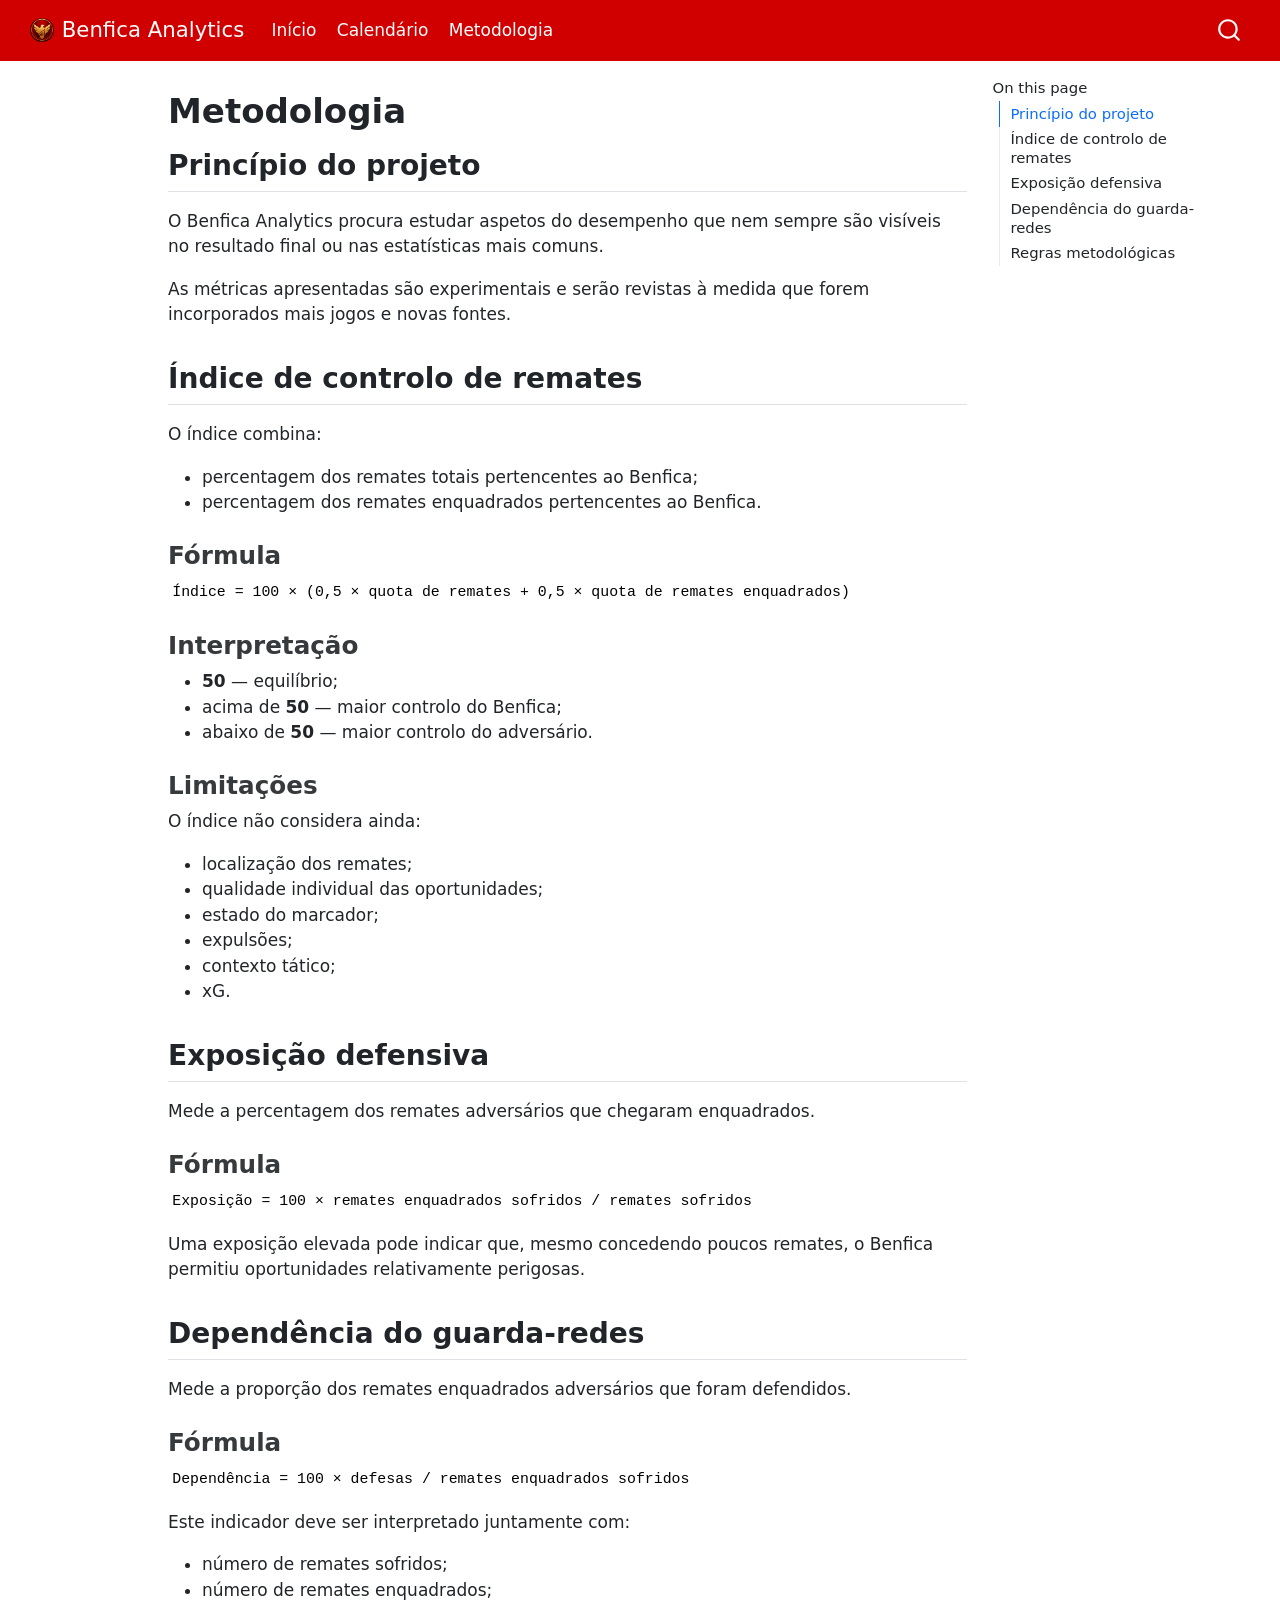
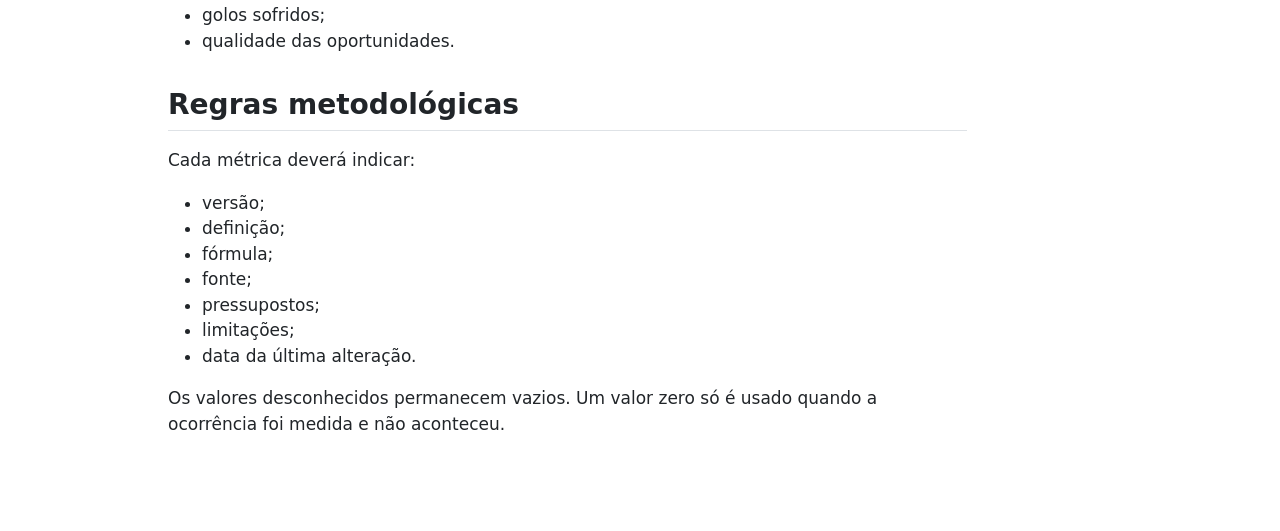
<file: docs/metodologia.html>
<!DOCTYPE html>
<html xmlns="http://www.w3.org/1999/xhtml" lang="en" xml:lang="en"><head>

<meta charset="utf-8">
<meta name="generator" content="quarto-1.4.557">

<meta name="viewport" content="width=device-width, initial-scale=1.0, user-scalable=yes">


<title>Benfica Analytics - Metodologia</title>
<style>
code{white-space: pre-wrap;}
span.smallcaps{font-variant: small-caps;}
div.columns{display: flex; gap: min(4vw, 1.5em);}
div.column{flex: auto; overflow-x: auto;}
div.hanging-indent{margin-left: 1.5em; text-indent: -1.5em;}
ul.task-list{list-style: none;}
ul.task-list li input[type="checkbox"] {
  width: 0.8em;
  margin: 0 0.8em 0.2em -1em; /* quarto-specific, see https://github.com/quarto-dev/quarto-cli/issues/4556 */ 
  vertical-align: middle;
}
</style>


<script src="site_libs/quarto-nav/quarto-nav.js"></script>
<script src="site_libs/quarto-nav/headroom.min.js"></script>
<script src="site_libs/clipboard/clipboard.min.js"></script>
<script src="site_libs/quarto-search/autocomplete.umd.js"></script>
<script src="site_libs/quarto-search/fuse.min.js"></script>
<script src="site_libs/quarto-search/quarto-search.js"></script>
<meta name="quarto:offset" content="./">
<link href="./images/benfica-analytics-logo.png" rel="icon" type="image/png">
<script src="site_libs/quarto-html/quarto.js"></script>
<script src="site_libs/quarto-html/popper.min.js"></script>
<script src="site_libs/quarto-html/tippy.umd.min.js"></script>
<script src="site_libs/quarto-html/anchor.min.js"></script>
<link href="site_libs/quarto-html/tippy.css" rel="stylesheet">
<link href="site_libs/quarto-html/quarto-syntax-highlighting.css" rel="stylesheet" id="quarto-text-highlighting-styles">
<script src="site_libs/bootstrap/bootstrap.min.js"></script>
<link href="site_libs/bootstrap/bootstrap-icons.css" rel="stylesheet">
<link href="site_libs/bootstrap/bootstrap.min.css" rel="stylesheet" id="quarto-bootstrap" data-mode="light">
<script id="quarto-search-options" type="application/json">{
  "location": "navbar",
  "copy-button": false,
  "collapse-after": 3,
  "panel-placement": "end",
  "type": "overlay",
  "limit": 50,
  "keyboard-shortcut": [
    "f",
    "/",
    "s"
  ],
  "show-item-context": false,
  "language": {
    "search-no-results-text": "No results",
    "search-matching-documents-text": "matching documents",
    "search-copy-link-title": "Copy link to search",
    "search-hide-matches-text": "Hide additional matches",
    "search-more-match-text": "more match in this document",
    "search-more-matches-text": "more matches in this document",
    "search-clear-button-title": "Clear",
    "search-text-placeholder": "",
    "search-detached-cancel-button-title": "Cancel",
    "search-submit-button-title": "Submit",
    "search-label": "Search"
  }
}</script>


</head>

<body class="nav-fixed">

<div id="quarto-search-results"></div>
  <header id="quarto-header" class="headroom fixed-top">
    <nav class="navbar navbar-expand-lg " data-bs-theme="dark">
      <div class="navbar-container container-fluid">
      <div class="navbar-brand-container mx-auto">
    <a href="./index.html" class="navbar-brand navbar-brand-logo">
    <img src="./images/benfica-analytics-logo.png" alt="" class="navbar-logo">
    </a>
    <a class="navbar-brand" href="./index.html">
    <span class="navbar-title">Benfica Analytics</span>
    </a>
  </div>
            <div id="quarto-search" class="" title="Search"></div>
          <button class="navbar-toggler" type="button" data-bs-toggle="collapse" data-bs-target="#navbarCollapse" aria-controls="navbarCollapse" aria-expanded="false" aria-label="Toggle navigation" onclick="if (window.quartoToggleHeadroom) { window.quartoToggleHeadroom(); }">
  <span class="navbar-toggler-icon"></span>
</button>
          <div class="collapse navbar-collapse" id="navbarCollapse">
            <ul class="navbar-nav navbar-nav-scroll me-auto">
  <li class="nav-item">
    <a class="nav-link" href="./index.html"> 
<span class="menu-text">Início</span></a>
  </li>  
  <li class="nav-item">
    <a class="nav-link" href="./calendario.html"> 
<span class="menu-text">Calendário</span></a>
  </li>  
  <li class="nav-item">
    <a class="nav-link active" href="./metodologia.html" aria-current="page"> 
<span class="menu-text">Metodologia</span></a>
  </li>  
</ul>
          </div> <!-- /navcollapse -->
          <div class="quarto-navbar-tools">
</div>
      </div> <!-- /container-fluid -->
    </nav>
</header>
<!-- content -->
<div id="quarto-content" class="quarto-container page-columns page-rows-contents page-layout-article page-navbar">
<!-- sidebar -->
<!-- margin-sidebar -->
    <div id="quarto-margin-sidebar" class="sidebar margin-sidebar">
        <nav id="TOC" role="doc-toc" class="toc-active">
    <h2 id="toc-title">On this page</h2>
   
  <ul>
  <li><a href="#princípio-do-projeto" id="toc-princípio-do-projeto" class="nav-link active" data-scroll-target="#princípio-do-projeto">Princípio do projeto</a></li>
  <li><a href="#índice-de-controlo-de-remates" id="toc-índice-de-controlo-de-remates" class="nav-link" data-scroll-target="#índice-de-controlo-de-remates">Índice de controlo de remates</a>
  <ul class="collapse">
  <li><a href="#fórmula" id="toc-fórmula" class="nav-link" data-scroll-target="#fórmula">Fórmula</a></li>
  <li><a href="#interpretação" id="toc-interpretação" class="nav-link" data-scroll-target="#interpretação">Interpretação</a></li>
  <li><a href="#limitações" id="toc-limitações" class="nav-link" data-scroll-target="#limitações">Limitações</a></li>
  </ul></li>
  <li><a href="#exposição-defensiva" id="toc-exposição-defensiva" class="nav-link" data-scroll-target="#exposição-defensiva">Exposição defensiva</a>
  <ul class="collapse">
  <li><a href="#fórmula-1" id="toc-fórmula-1" class="nav-link" data-scroll-target="#fórmula-1">Fórmula</a></li>
  </ul></li>
  <li><a href="#dependência-do-guarda-redes" id="toc-dependência-do-guarda-redes" class="nav-link" data-scroll-target="#dependência-do-guarda-redes">Dependência do guarda-redes</a>
  <ul class="collapse">
  <li><a href="#fórmula-2" id="toc-fórmula-2" class="nav-link" data-scroll-target="#fórmula-2">Fórmula</a></li>
  </ul></li>
  <li><a href="#regras-metodológicas" id="toc-regras-metodológicas" class="nav-link" data-scroll-target="#regras-metodológicas">Regras metodológicas</a></li>
  </ul>
</nav>
    </div>
<!-- main -->
<main class="content" id="quarto-document-content">

<header id="title-block-header" class="quarto-title-block default">
<div class="quarto-title">
<h1 class="title">Metodologia</h1>
</div>



<div class="quarto-title-meta">

    
  
    
  </div>
  


</header>


<section id="princípio-do-projeto" class="level2">
<h2 class="anchored" data-anchor-id="princípio-do-projeto">Princípio do projeto</h2>
<p>O Benfica Analytics procura estudar aspetos do desempenho que nem sempre são visíveis no resultado final ou nas estatísticas mais comuns.</p>
<p>As métricas apresentadas são experimentais e serão revistas à medida que forem incorporados mais jogos e novas fontes.</p>
</section>
<section id="índice-de-controlo-de-remates" class="level2">
<h2 class="anchored" data-anchor-id="índice-de-controlo-de-remates">Índice de controlo de remates</h2>
<p>O índice combina:</p>
<ul>
<li>percentagem dos remates totais pertencentes ao Benfica;</li>
<li>percentagem dos remates enquadrados pertencentes ao Benfica.</li>
</ul>
<section id="fórmula" class="level3">
<h3 class="anchored" data-anchor-id="fórmula">Fórmula</h3>
<pre class="text"><code>Índice = 100 × (0,5 × quota de remates + 0,5 × quota de remates enquadrados)</code></pre>
</section>
<section id="interpretação" class="level3">
<h3 class="anchored" data-anchor-id="interpretação">Interpretação</h3>
<ul>
<li><strong>50</strong> — equilíbrio;</li>
<li>acima de <strong>50</strong> — maior controlo do Benfica;</li>
<li>abaixo de <strong>50</strong> — maior controlo do adversário.</li>
</ul>
</section>
<section id="limitações" class="level3">
<h3 class="anchored" data-anchor-id="limitações">Limitações</h3>
<p>O índice não considera ainda:</p>
<ul>
<li>localização dos remates;</li>
<li>qualidade individual das oportunidades;</li>
<li>estado do marcador;</li>
<li>expulsões;</li>
<li>contexto tático;</li>
<li>xG.</li>
</ul>
</section>
</section>
<section id="exposição-defensiva" class="level2">
<h2 class="anchored" data-anchor-id="exposição-defensiva">Exposição defensiva</h2>
<p>Mede a percentagem dos remates adversários que chegaram enquadrados.</p>
<section id="fórmula-1" class="level3">
<h3 class="anchored" data-anchor-id="fórmula-1">Fórmula</h3>
<pre class="text"><code>Exposição = 100 × remates enquadrados sofridos / remates sofridos</code></pre>
<p>Uma exposição elevada pode indicar que, mesmo concedendo poucos remates, o Benfica permitiu oportunidades relativamente perigosas.</p>
</section>
</section>
<section id="dependência-do-guarda-redes" class="level2">
<h2 class="anchored" data-anchor-id="dependência-do-guarda-redes">Dependência do guarda-redes</h2>
<p>Mede a proporção dos remates enquadrados adversários que foram defendidos.</p>
<section id="fórmula-2" class="level3">
<h3 class="anchored" data-anchor-id="fórmula-2">Fórmula</h3>
<pre class="text"><code>Dependência = 100 × defesas / remates enquadrados sofridos</code></pre>
<p>Este indicador deve ser interpretado juntamente com:</p>
<ul>
<li>número de remates sofridos;</li>
<li>número de remates enquadrados;</li>
<li>golos sofridos;</li>
<li>qualidade das oportunidades.</li>
</ul>
</section>
</section>
<section id="regras-metodológicas" class="level2">
<h2 class="anchored" data-anchor-id="regras-metodológicas">Regras metodológicas</h2>
<p>Cada métrica deverá indicar:</p>
<ul>
<li>versão;</li>
<li>definição;</li>
<li>fórmula;</li>
<li>fonte;</li>
<li>pressupostos;</li>
<li>limitações;</li>
<li>data da última alteração.</li>
</ul>
<p>Os valores desconhecidos permanecem vazios. Um valor zero só é usado quando a ocorrência foi medida e não aconteceu.</p>


</section>

</main> <!-- /main -->
<script id="quarto-html-after-body" type="application/javascript">
window.document.addEventListener("DOMContentLoaded", function (event) {
  const toggleBodyColorMode = (bsSheetEl) => {
    const mode = bsSheetEl.getAttribute("data-mode");
    const bodyEl = window.document.querySelector("body");
    if (mode === "dark") {
      bodyEl.classList.add("quarto-dark");
      bodyEl.classList.remove("quarto-light");
    } else {
      bodyEl.classList.add("quarto-light");
      bodyEl.classList.remove("quarto-dark");
    }
  }
  const toggleBodyColorPrimary = () => {
    const bsSheetEl = window.document.querySelector("link#quarto-bootstrap");
    if (bsSheetEl) {
      toggleBodyColorMode(bsSheetEl);
    }
  }
  toggleBodyColorPrimary();  
  const icon = "";
  const anchorJS = new window.AnchorJS();
  anchorJS.options = {
    placement: 'right',
    icon: icon
  };
  anchorJS.add('.anchored');
  const isCodeAnnotation = (el) => {
    for (const clz of el.classList) {
      if (clz.startsWith('code-annotation-')) {                     
        return true;
      }
    }
    return false;
  }
  const clipboard = new window.ClipboardJS('.code-copy-button', {
    text: function(trigger) {
      const codeEl = trigger.previousElementSibling.cloneNode(true);
      for (const childEl of codeEl.children) {
        if (isCodeAnnotation(childEl)) {
          childEl.remove();
        }
      }
      return codeEl.innerText;
    }
  });
  clipboard.on('success', function(e) {
    // button target
    const button = e.trigger;
    // don't keep focus
    button.blur();
    // flash "checked"
    button.classList.add('code-copy-button-checked');
    var currentTitle = button.getAttribute("title");
    button.setAttribute("title", "Copied!");
    let tooltip;
    if (window.bootstrap) {
      button.setAttribute("data-bs-toggle", "tooltip");
      button.setAttribute("data-bs-placement", "left");
      button.setAttribute("data-bs-title", "Copied!");
      tooltip = new bootstrap.Tooltip(button, 
        { trigger: "manual", 
          customClass: "code-copy-button-tooltip",
          offset: [0, -8]});
      tooltip.show();    
    }
    setTimeout(function() {
      if (tooltip) {
        tooltip.hide();
        button.removeAttribute("data-bs-title");
        button.removeAttribute("data-bs-toggle");
        button.removeAttribute("data-bs-placement");
      }
      button.setAttribute("title", currentTitle);
      button.classList.remove('code-copy-button-checked');
    }, 1000);
    // clear code selection
    e.clearSelection();
  });
    var localhostRegex = new RegExp(/^(?:http|https):\/\/localhost\:?[0-9]*\//);
    var mailtoRegex = new RegExp(/^mailto:/);
      var filterRegex = new RegExp('/' + window.location.host + '/');
    var isInternal = (href) => {
        return filterRegex.test(href) || localhostRegex.test(href) || mailtoRegex.test(href);
    }
    // Inspect non-navigation links and adorn them if external
 	var links = window.document.querySelectorAll('a[href]:not(.nav-link):not(.navbar-brand):not(.toc-action):not(.sidebar-link):not(.sidebar-item-toggle):not(.pagination-link):not(.no-external):not([aria-hidden]):not(.dropdown-item):not(.quarto-navigation-tool)');
    for (var i=0; i<links.length; i++) {
      const link = links[i];
      if (!isInternal(link.href)) {
        // undo the damage that might have been done by quarto-nav.js in the case of
        // links that we want to consider external
        if (link.dataset.originalHref !== undefined) {
          link.href = link.dataset.originalHref;
        }
      }
    }
  function tippyHover(el, contentFn, onTriggerFn, onUntriggerFn) {
    const config = {
      allowHTML: true,
      maxWidth: 500,
      delay: 100,
      arrow: false,
      appendTo: function(el) {
          return el.parentElement;
      },
      interactive: true,
      interactiveBorder: 10,
      theme: 'quarto',
      placement: 'bottom-start',
    };
    if (contentFn) {
      config.content = contentFn;
    }
    if (onTriggerFn) {
      config.onTrigger = onTriggerFn;
    }
    if (onUntriggerFn) {
      config.onUntrigger = onUntriggerFn;
    }
    window.tippy(el, config); 
  }
  const noterefs = window.document.querySelectorAll('a[role="doc-noteref"]');
  for (var i=0; i<noterefs.length; i++) {
    const ref = noterefs[i];
    tippyHover(ref, function() {
      // use id or data attribute instead here
      let href = ref.getAttribute('data-footnote-href') || ref.getAttribute('href');
      try { href = new URL(href).hash; } catch {}
      const id = href.replace(/^#\/?/, "");
      const note = window.document.getElementById(id);
      if (note) {
        return note.innerHTML;
      } else {
        return "";
      }
    });
  }
  const xrefs = window.document.querySelectorAll('a.quarto-xref');
  const processXRef = (id, note) => {
    // Strip column container classes
    const stripColumnClz = (el) => {
      el.classList.remove("page-full", "page-columns");
      if (el.children) {
        for (const child of el.children) {
          stripColumnClz(child);
        }
      }
    }
    stripColumnClz(note)
    if (id === null || id.startsWith('sec-')) {
      // Special case sections, only their first couple elements
      const container = document.createElement("div");
      if (note.children && note.children.length > 2) {
        container.appendChild(note.children[0].cloneNode(true));
        for (let i = 1; i < note.children.length; i++) {
          const child = note.children[i];
          if (child.tagName === "P" && child.innerText === "") {
            continue;
          } else {
            container.appendChild(child.cloneNode(true));
            break;
          }
        }
        if (window.Quarto?.typesetMath) {
          window.Quarto.typesetMath(container);
        }
        return container.innerHTML
      } else {
        if (window.Quarto?.typesetMath) {
          window.Quarto.typesetMath(note);
        }
        return note.innerHTML;
      }
    } else {
      // Remove any anchor links if they are present
      const anchorLink = note.querySelector('a.anchorjs-link');
      if (anchorLink) {
        anchorLink.remove();
      }
      if (window.Quarto?.typesetMath) {
        window.Quarto.typesetMath(note);
      }
      // TODO in 1.5, we should make sure this works without a callout special case
      if (note.classList.contains("callout")) {
        return note.outerHTML;
      } else {
        return note.innerHTML;
      }
    }
  }
  for (var i=0; i<xrefs.length; i++) {
    const xref = xrefs[i];
    tippyHover(xref, undefined, function(instance) {
      instance.disable();
      let url = xref.getAttribute('href');
      let hash = undefined; 
      if (url.startsWith('#')) {
        hash = url;
      } else {
        try { hash = new URL(url).hash; } catch {}
      }
      if (hash) {
        const id = hash.replace(/^#\/?/, "");
        const note = window.document.getElementById(id);
        if (note !== null) {
          try {
            const html = processXRef(id, note.cloneNode(true));
            instance.setContent(html);
          } finally {
            instance.enable();
            instance.show();
          }
        } else {
          // See if we can fetch this
          fetch(url.split('#')[0])
          .then(res => res.text())
          .then(html => {
            const parser = new DOMParser();
            const htmlDoc = parser.parseFromString(html, "text/html");
            const note = htmlDoc.getElementById(id);
            if (note !== null) {
              const html = processXRef(id, note);
              instance.setContent(html);
            } 
          }).finally(() => {
            instance.enable();
            instance.show();
          });
        }
      } else {
        // See if we can fetch a full url (with no hash to target)
        // This is a special case and we should probably do some content thinning / targeting
        fetch(url)
        .then(res => res.text())
        .then(html => {
          const parser = new DOMParser();
          const htmlDoc = parser.parseFromString(html, "text/html");
          const note = htmlDoc.querySelector('main.content');
          if (note !== null) {
            // This should only happen for chapter cross references
            // (since there is no id in the URL)
            // remove the first header
            if (note.children.length > 0 && note.children[0].tagName === "HEADER") {
              note.children[0].remove();
            }
            const html = processXRef(null, note);
            instance.setContent(html);
          } 
        }).finally(() => {
          instance.enable();
          instance.show();
        });
      }
    }, function(instance) {
    });
  }
      let selectedAnnoteEl;
      const selectorForAnnotation = ( cell, annotation) => {
        let cellAttr = 'data-code-cell="' + cell + '"';
        let lineAttr = 'data-code-annotation="' +  annotation + '"';
        const selector = 'span[' + cellAttr + '][' + lineAttr + ']';
        return selector;
      }
      const selectCodeLines = (annoteEl) => {
        const doc = window.document;
        const targetCell = annoteEl.getAttribute("data-target-cell");
        const targetAnnotation = annoteEl.getAttribute("data-target-annotation");
        const annoteSpan = window.document.querySelector(selectorForAnnotation(targetCell, targetAnnotation));
        const lines = annoteSpan.getAttribute("data-code-lines").split(",");
        const lineIds = lines.map((line) => {
          return targetCell + "-" + line;
        })
        let top = null;
        let height = null;
        let parent = null;
        if (lineIds.length > 0) {
            //compute the position of the single el (top and bottom and make a div)
            const el = window.document.getElementById(lineIds[0]);
            top = el.offsetTop;
            height = el.offsetHeight;
            parent = el.parentElement.parentElement;
          if (lineIds.length > 1) {
            const lastEl = window.document.getElementById(lineIds[lineIds.length - 1]);
            const bottom = lastEl.offsetTop + lastEl.offsetHeight;
            height = bottom - top;
          }
          if (top !== null && height !== null && parent !== null) {
            // cook up a div (if necessary) and position it 
            let div = window.document.getElementById("code-annotation-line-highlight");
            if (div === null) {
              div = window.document.createElement("div");
              div.setAttribute("id", "code-annotation-line-highlight");
              div.style.position = 'absolute';
              parent.appendChild(div);
            }
            div.style.top = top - 2 + "px";
            div.style.height = height + 4 + "px";
            div.style.left = 0;
            let gutterDiv = window.document.getElementById("code-annotation-line-highlight-gutter");
            if (gutterDiv === null) {
              gutterDiv = window.document.createElement("div");
              gutterDiv.setAttribute("id", "code-annotation-line-highlight-gutter");
              gutterDiv.style.position = 'absolute';
              const codeCell = window.document.getElementById(targetCell);
              const gutter = codeCell.querySelector('.code-annotation-gutter');
              gutter.appendChild(gutterDiv);
            }
            gutterDiv.style.top = top - 2 + "px";
            gutterDiv.style.height = height + 4 + "px";
          }
          selectedAnnoteEl = annoteEl;
        }
      };
      const unselectCodeLines = () => {
        const elementsIds = ["code-annotation-line-highlight", "code-annotation-line-highlight-gutter"];
        elementsIds.forEach((elId) => {
          const div = window.document.getElementById(elId);
          if (div) {
            div.remove();
          }
        });
        selectedAnnoteEl = undefined;
      };
        // Handle positioning of the toggle
    window.addEventListener(
      "resize",
      throttle(() => {
        elRect = undefined;
        if (selectedAnnoteEl) {
          selectCodeLines(selectedAnnoteEl);
        }
      }, 10)
    );
    function throttle(fn, ms) {
    let throttle = false;
    let timer;
      return (...args) => {
        if(!throttle) { // first call gets through
            fn.apply(this, args);
            throttle = true;
        } else { // all the others get throttled
            if(timer) clearTimeout(timer); // cancel #2
            timer = setTimeout(() => {
              fn.apply(this, args);
              timer = throttle = false;
            }, ms);
        }
      };
    }
      // Attach click handler to the DT
      const annoteDls = window.document.querySelectorAll('dt[data-target-cell]');
      for (const annoteDlNode of annoteDls) {
        annoteDlNode.addEventListener('click', (event) => {
          const clickedEl = event.target;
          if (clickedEl !== selectedAnnoteEl) {
            unselectCodeLines();
            const activeEl = window.document.querySelector('dt[data-target-cell].code-annotation-active');
            if (activeEl) {
              activeEl.classList.remove('code-annotation-active');
            }
            selectCodeLines(clickedEl);
            clickedEl.classList.add('code-annotation-active');
          } else {
            // Unselect the line
            unselectCodeLines();
            clickedEl.classList.remove('code-annotation-active');
          }
        });
      }
  const findCites = (el) => {
    const parentEl = el.parentElement;
    if (parentEl) {
      const cites = parentEl.dataset.cites;
      if (cites) {
        return {
          el,
          cites: cites.split(' ')
        };
      } else {
        return findCites(el.parentElement)
      }
    } else {
      return undefined;
    }
  };
  var bibliorefs = window.document.querySelectorAll('a[role="doc-biblioref"]');
  for (var i=0; i<bibliorefs.length; i++) {
    const ref = bibliorefs[i];
    const citeInfo = findCites(ref);
    if (citeInfo) {
      tippyHover(citeInfo.el, function() {
        var popup = window.document.createElement('div');
        citeInfo.cites.forEach(function(cite) {
          var citeDiv = window.document.createElement('div');
          citeDiv.classList.add('hanging-indent');
          citeDiv.classList.add('csl-entry');
          var biblioDiv = window.document.getElementById('ref-' + cite);
          if (biblioDiv) {
            citeDiv.innerHTML = biblioDiv.innerHTML;
          }
          popup.appendChild(citeDiv);
        });
        return popup.innerHTML;
      });
    }
  }
});
</script>
</div> <!-- /content -->




</body></html>
</file>
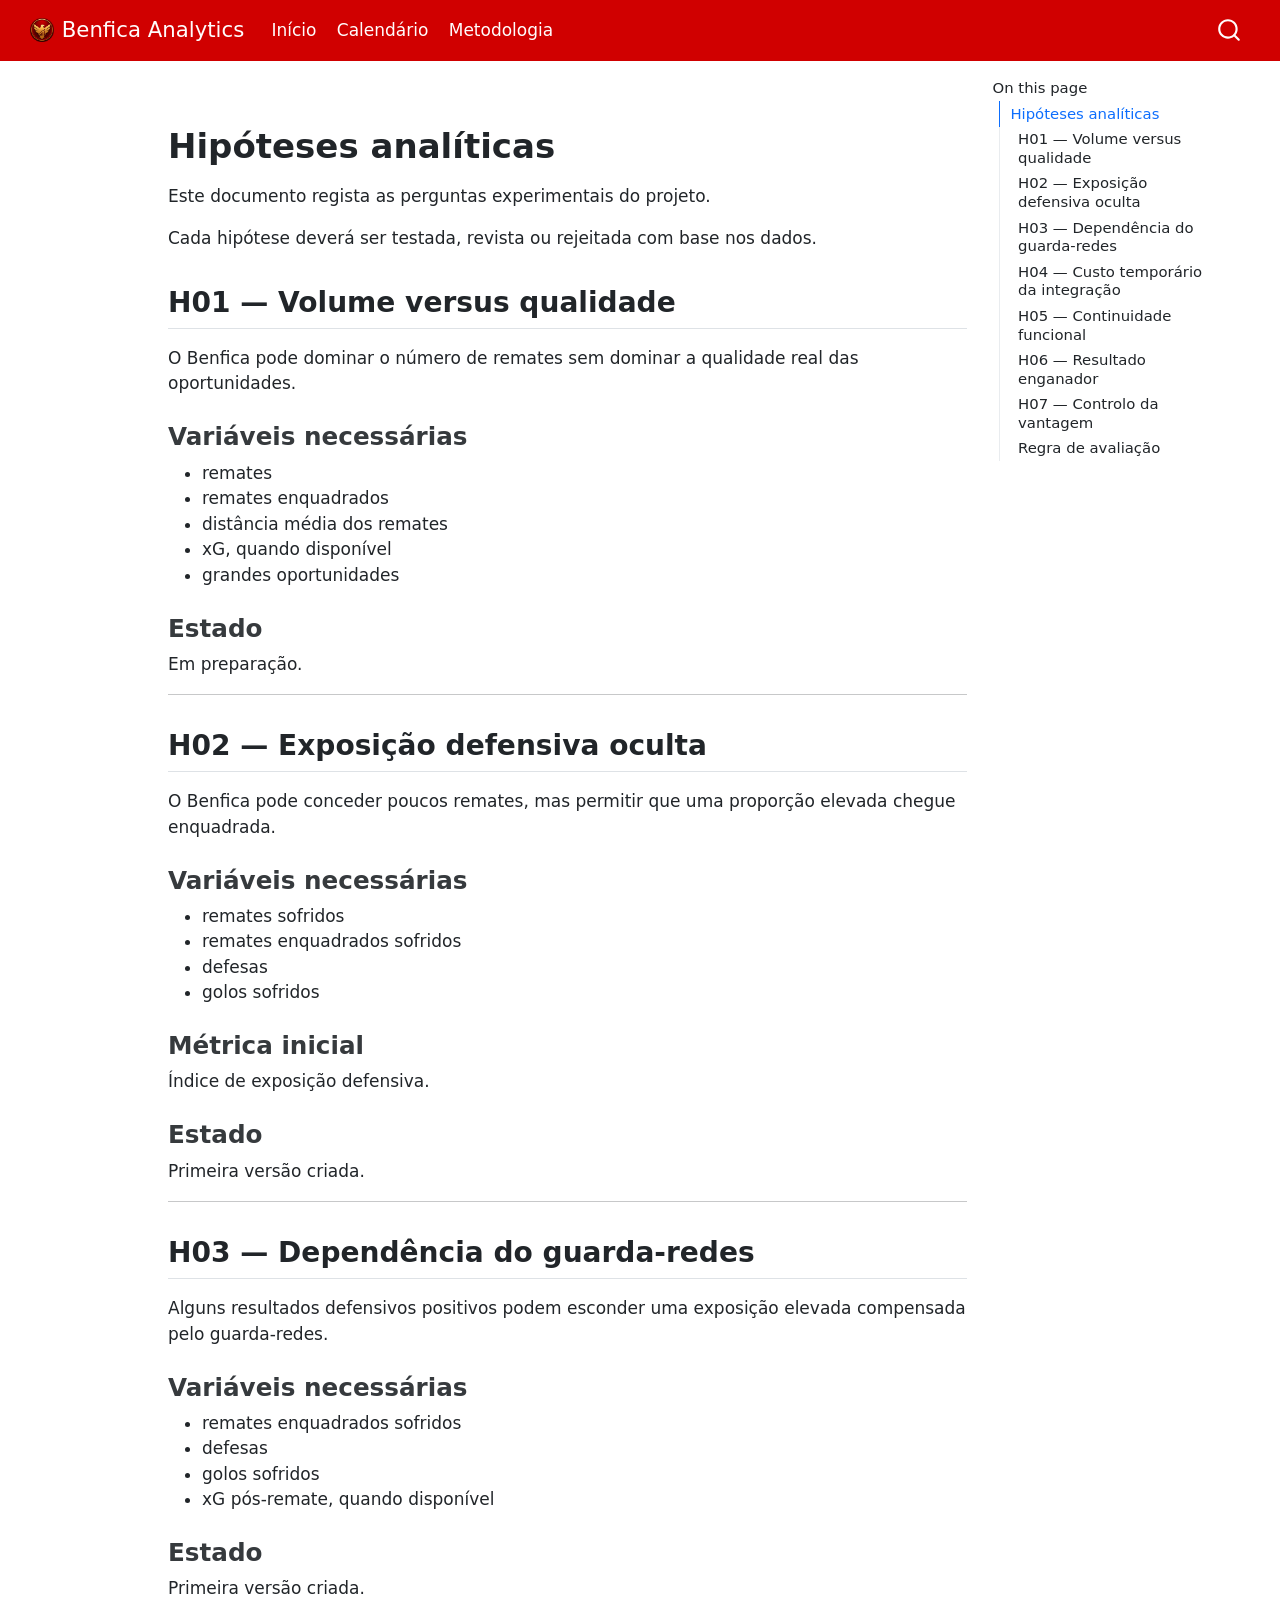
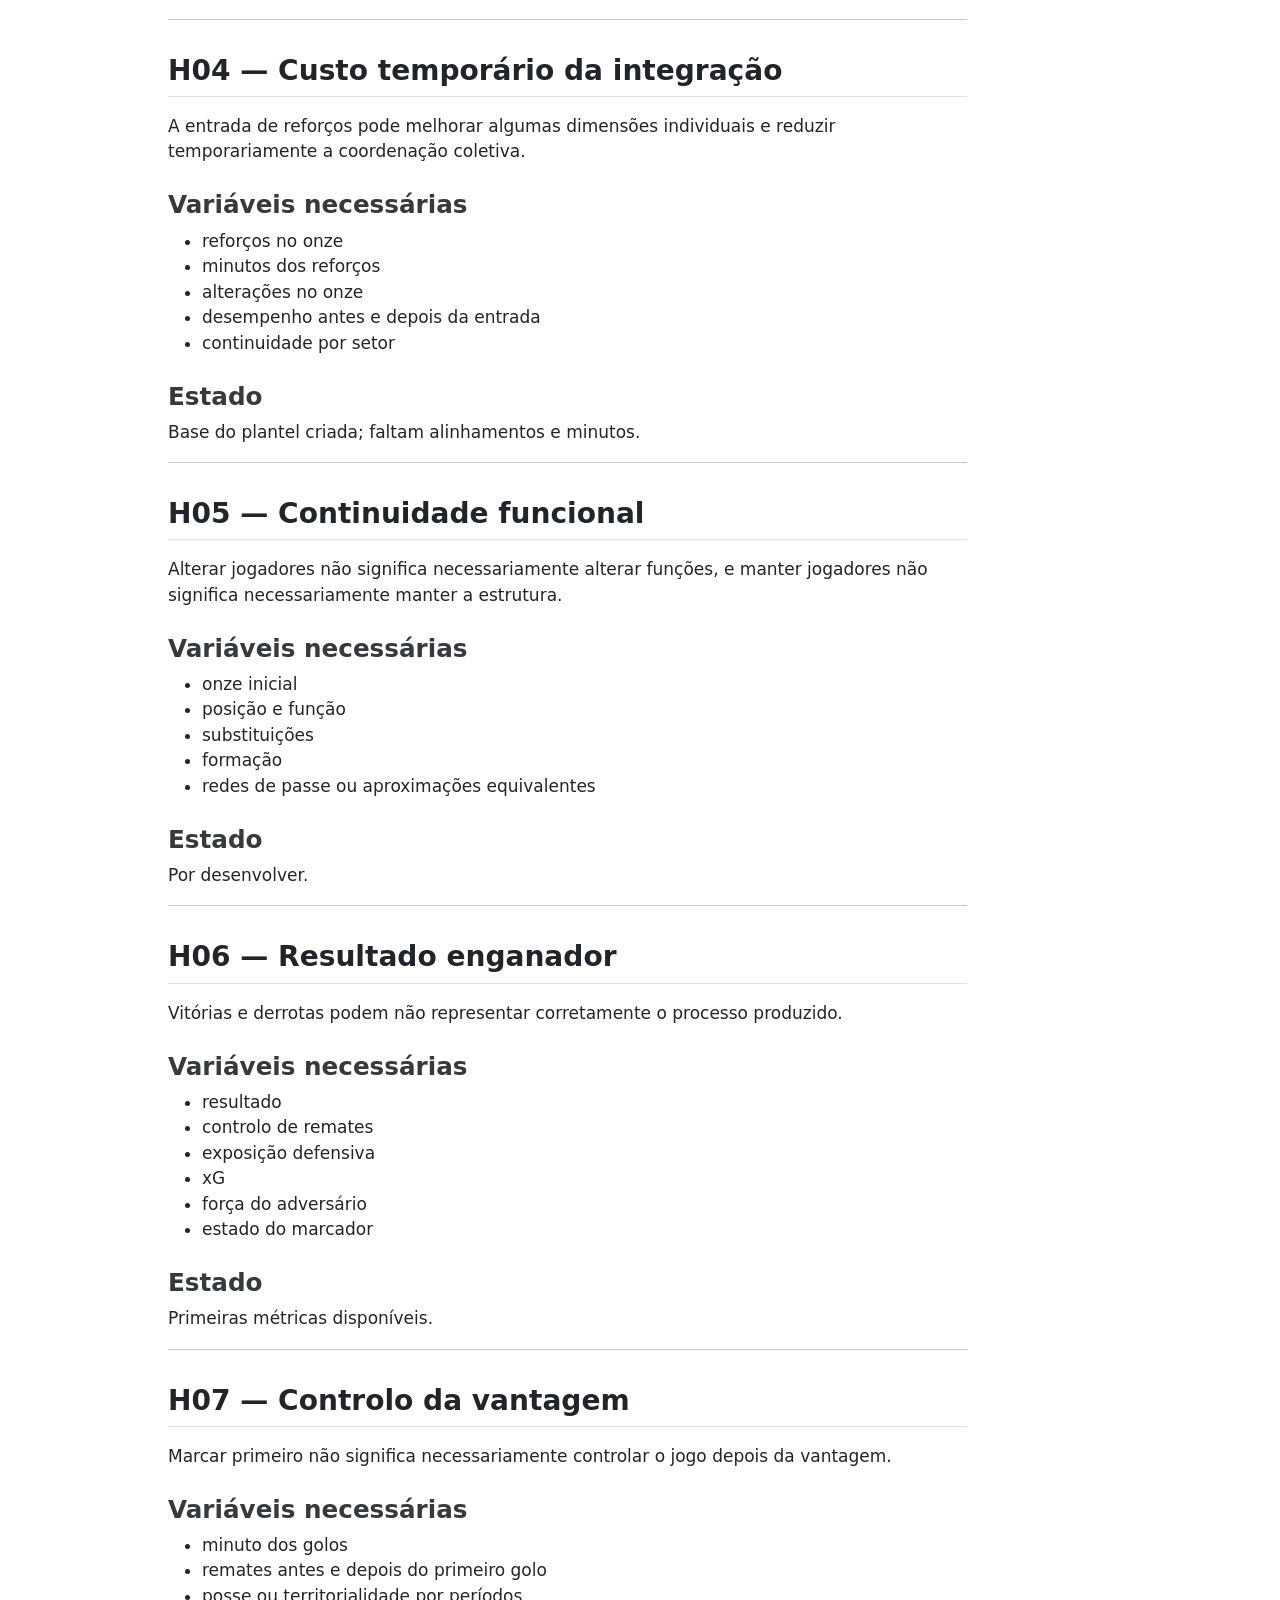
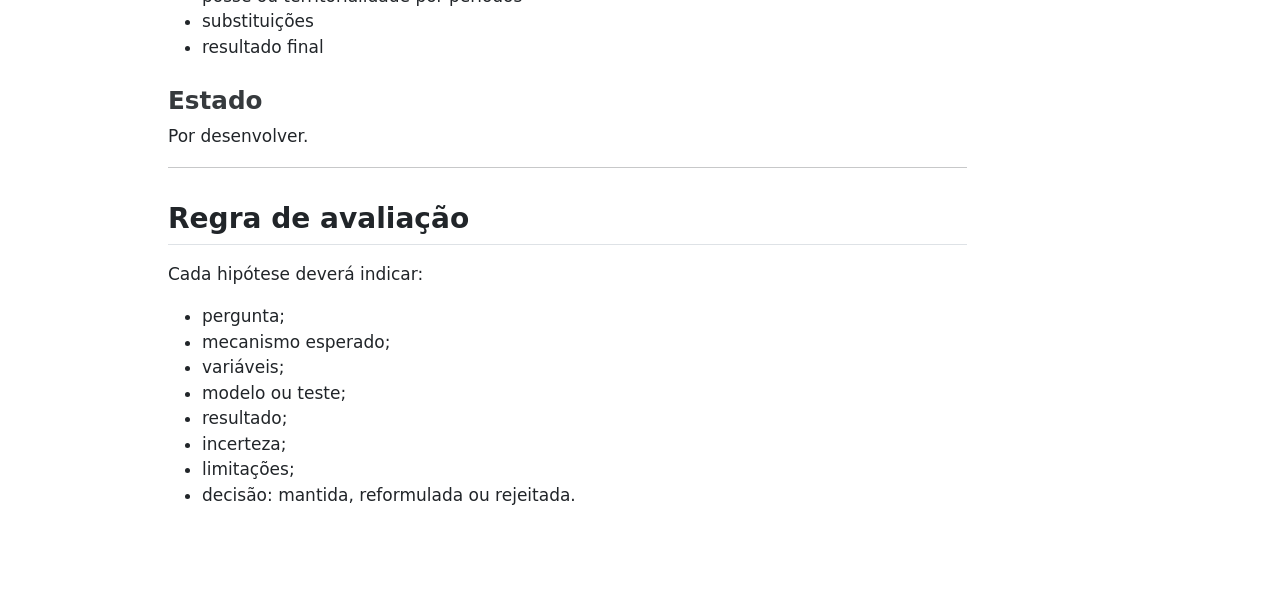
<file: docs/data/ANALYTICAL_HYPOTHESES.html>
<!DOCTYPE html>
<html xmlns="http://www.w3.org/1999/xhtml" lang="en" xml:lang="en"><head>

<meta charset="utf-8">
<meta name="generator" content="quarto-1.4.557">

<meta name="viewport" content="width=device-width, initial-scale=1.0, user-scalable=yes">


<title>Benfica Analytics</title>
<style>
code{white-space: pre-wrap;}
span.smallcaps{font-variant: small-caps;}
div.columns{display: flex; gap: min(4vw, 1.5em);}
div.column{flex: auto; overflow-x: auto;}
div.hanging-indent{margin-left: 1.5em; text-indent: -1.5em;}
ul.task-list{list-style: none;}
ul.task-list li input[type="checkbox"] {
  width: 0.8em;
  margin: 0 0.8em 0.2em -1em; /* quarto-specific, see https://github.com/quarto-dev/quarto-cli/issues/4556 */ 
  vertical-align: middle;
}
</style>


<script src="../site_libs/quarto-nav/quarto-nav.js"></script>
<script src="../site_libs/quarto-nav/headroom.min.js"></script>
<script src="../site_libs/clipboard/clipboard.min.js"></script>
<script src="../site_libs/quarto-search/autocomplete.umd.js"></script>
<script src="../site_libs/quarto-search/fuse.min.js"></script>
<script src="../site_libs/quarto-search/quarto-search.js"></script>
<meta name="quarto:offset" content="../">
<link href="../images/benfica-analytics-logo.png" rel="icon" type="image/png">
<script src="../site_libs/quarto-html/quarto.js"></script>
<script src="../site_libs/quarto-html/popper.min.js"></script>
<script src="../site_libs/quarto-html/tippy.umd.min.js"></script>
<script src="../site_libs/quarto-html/anchor.min.js"></script>
<link href="../site_libs/quarto-html/tippy.css" rel="stylesheet">
<link href="../site_libs/quarto-html/quarto-syntax-highlighting.css" rel="stylesheet" id="quarto-text-highlighting-styles">
<script src="../site_libs/bootstrap/bootstrap.min.js"></script>
<link href="../site_libs/bootstrap/bootstrap-icons.css" rel="stylesheet">
<link href="../site_libs/bootstrap/bootstrap.min.css" rel="stylesheet" id="quarto-bootstrap" data-mode="light">
<script id="quarto-search-options" type="application/json">{
  "location": "navbar",
  "copy-button": false,
  "collapse-after": 3,
  "panel-placement": "end",
  "type": "overlay",
  "limit": 50,
  "keyboard-shortcut": [
    "f",
    "/",
    "s"
  ],
  "show-item-context": false,
  "language": {
    "search-no-results-text": "No results",
    "search-matching-documents-text": "matching documents",
    "search-copy-link-title": "Copy link to search",
    "search-hide-matches-text": "Hide additional matches",
    "search-more-match-text": "more match in this document",
    "search-more-matches-text": "more matches in this document",
    "search-clear-button-title": "Clear",
    "search-text-placeholder": "",
    "search-detached-cancel-button-title": "Cancel",
    "search-submit-button-title": "Submit",
    "search-label": "Search"
  }
}</script>


</head>

<body class="nav-fixed">

<div id="quarto-search-results"></div>
  <header id="quarto-header" class="headroom fixed-top">
    <nav class="navbar navbar-expand-lg " data-bs-theme="dark">
      <div class="navbar-container container-fluid">
      <div class="navbar-brand-container mx-auto">
    <a href="../index.html" class="navbar-brand navbar-brand-logo">
    <img src="../images/benfica-analytics-logo.png" alt="" class="navbar-logo">
    </a>
    <a class="navbar-brand" href="../index.html">
    <span class="navbar-title">Benfica Analytics</span>
    </a>
  </div>
            <div id="quarto-search" class="" title="Search"></div>
          <button class="navbar-toggler" type="button" data-bs-toggle="collapse" data-bs-target="#navbarCollapse" aria-controls="navbarCollapse" aria-expanded="false" aria-label="Toggle navigation" onclick="if (window.quartoToggleHeadroom) { window.quartoToggleHeadroom(); }">
  <span class="navbar-toggler-icon"></span>
</button>
          <div class="collapse navbar-collapse" id="navbarCollapse">
            <ul class="navbar-nav navbar-nav-scroll me-auto">
  <li class="nav-item">
    <a class="nav-link" href="../index.html"> 
<span class="menu-text">Início</span></a>
  </li>  
  <li class="nav-item">
    <a class="nav-link" href="../calendario.html"> 
<span class="menu-text">Calendário</span></a>
  </li>  
  <li class="nav-item">
    <a class="nav-link" href="../metodologia.html"> 
<span class="menu-text">Metodologia</span></a>
  </li>  
</ul>
          </div> <!-- /navcollapse -->
          <div class="quarto-navbar-tools">
</div>
      </div> <!-- /container-fluid -->
    </nav>
</header>
<!-- content -->
<div id="quarto-content" class="quarto-container page-columns page-rows-contents page-layout-article page-navbar">
<!-- sidebar -->
<!-- margin-sidebar -->
    <div id="quarto-margin-sidebar" class="sidebar margin-sidebar">
        <nav id="TOC" role="doc-toc" class="toc-active">
    <h2 id="toc-title">On this page</h2>
   
  <ul>
  <li><a href="#hipóteses-analíticas" id="toc-hipóteses-analíticas" class="nav-link active" data-scroll-target="#hipóteses-analíticas">Hipóteses analíticas</a>
  <ul class="collapse">
  <li><a href="#h01-volume-versus-qualidade" id="toc-h01-volume-versus-qualidade" class="nav-link" data-scroll-target="#h01-volume-versus-qualidade">H01 — Volume versus qualidade</a>
  <ul class="collapse">
  <li><a href="#variáveis-necessárias" id="toc-variáveis-necessárias" class="nav-link" data-scroll-target="#variáveis-necessárias">Variáveis necessárias</a></li>
  <li><a href="#estado" id="toc-estado" class="nav-link" data-scroll-target="#estado">Estado</a></li>
  </ul></li>
  <li><a href="#h02-exposição-defensiva-oculta" id="toc-h02-exposição-defensiva-oculta" class="nav-link" data-scroll-target="#h02-exposição-defensiva-oculta">H02 — Exposição defensiva oculta</a>
  <ul class="collapse">
  <li><a href="#variáveis-necessárias-1" id="toc-variáveis-necessárias-1" class="nav-link" data-scroll-target="#variáveis-necessárias-1">Variáveis necessárias</a></li>
  <li><a href="#métrica-inicial" id="toc-métrica-inicial" class="nav-link" data-scroll-target="#métrica-inicial">Métrica inicial</a></li>
  <li><a href="#estado-1" id="toc-estado-1" class="nav-link" data-scroll-target="#estado-1">Estado</a></li>
  </ul></li>
  <li><a href="#h03-dependência-do-guarda-redes" id="toc-h03-dependência-do-guarda-redes" class="nav-link" data-scroll-target="#h03-dependência-do-guarda-redes">H03 — Dependência do guarda-redes</a>
  <ul class="collapse">
  <li><a href="#variáveis-necessárias-2" id="toc-variáveis-necessárias-2" class="nav-link" data-scroll-target="#variáveis-necessárias-2">Variáveis necessárias</a></li>
  <li><a href="#estado-2" id="toc-estado-2" class="nav-link" data-scroll-target="#estado-2">Estado</a></li>
  </ul></li>
  <li><a href="#h04-custo-temporário-da-integração" id="toc-h04-custo-temporário-da-integração" class="nav-link" data-scroll-target="#h04-custo-temporário-da-integração">H04 — Custo temporário da integração</a>
  <ul class="collapse">
  <li><a href="#variáveis-necessárias-3" id="toc-variáveis-necessárias-3" class="nav-link" data-scroll-target="#variáveis-necessárias-3">Variáveis necessárias</a></li>
  <li><a href="#estado-3" id="toc-estado-3" class="nav-link" data-scroll-target="#estado-3">Estado</a></li>
  </ul></li>
  <li><a href="#h05-continuidade-funcional" id="toc-h05-continuidade-funcional" class="nav-link" data-scroll-target="#h05-continuidade-funcional">H05 — Continuidade funcional</a>
  <ul class="collapse">
  <li><a href="#variáveis-necessárias-4" id="toc-variáveis-necessárias-4" class="nav-link" data-scroll-target="#variáveis-necessárias-4">Variáveis necessárias</a></li>
  <li><a href="#estado-4" id="toc-estado-4" class="nav-link" data-scroll-target="#estado-4">Estado</a></li>
  </ul></li>
  <li><a href="#h06-resultado-enganador" id="toc-h06-resultado-enganador" class="nav-link" data-scroll-target="#h06-resultado-enganador">H06 — Resultado enganador</a>
  <ul class="collapse">
  <li><a href="#variáveis-necessárias-5" id="toc-variáveis-necessárias-5" class="nav-link" data-scroll-target="#variáveis-necessárias-5">Variáveis necessárias</a></li>
  <li><a href="#estado-5" id="toc-estado-5" class="nav-link" data-scroll-target="#estado-5">Estado</a></li>
  </ul></li>
  <li><a href="#h07-controlo-da-vantagem" id="toc-h07-controlo-da-vantagem" class="nav-link" data-scroll-target="#h07-controlo-da-vantagem">H07 — Controlo da vantagem</a>
  <ul class="collapse">
  <li><a href="#variáveis-necessárias-6" id="toc-variáveis-necessárias-6" class="nav-link" data-scroll-target="#variáveis-necessárias-6">Variáveis necessárias</a></li>
  <li><a href="#estado-6" id="toc-estado-6" class="nav-link" data-scroll-target="#estado-6">Estado</a></li>
  </ul></li>
  <li><a href="#regra-de-avaliação" id="toc-regra-de-avaliação" class="nav-link" data-scroll-target="#regra-de-avaliação">Regra de avaliação</a></li>
  </ul></li>
  </ul>
</nav>
    </div>
<!-- main -->
<main class="content" id="quarto-document-content">




<section id="hipóteses-analíticas" class="level1">
<h1>Hipóteses analíticas</h1>
<p>Este documento regista as perguntas experimentais do projeto.</p>
<p>Cada hipótese deverá ser testada, revista ou rejeitada com base nos dados.</p>
<section id="h01-volume-versus-qualidade" class="level2">
<h2 class="anchored" data-anchor-id="h01-volume-versus-qualidade">H01 — Volume versus qualidade</h2>
<p>O Benfica pode dominar o número de remates sem dominar a qualidade real das oportunidades.</p>
<section id="variáveis-necessárias" class="level3">
<h3 class="anchored" data-anchor-id="variáveis-necessárias">Variáveis necessárias</h3>
<ul>
<li>remates</li>
<li>remates enquadrados</li>
<li>distância média dos remates</li>
<li>xG, quando disponível</li>
<li>grandes oportunidades</li>
</ul>
</section>
<section id="estado" class="level3">
<h3 class="anchored" data-anchor-id="estado">Estado</h3>
<p>Em preparação.</p>
<hr>
</section>
</section>
<section id="h02-exposição-defensiva-oculta" class="level2">
<h2 class="anchored" data-anchor-id="h02-exposição-defensiva-oculta">H02 — Exposição defensiva oculta</h2>
<p>O Benfica pode conceder poucos remates, mas permitir que uma proporção elevada chegue enquadrada.</p>
<section id="variáveis-necessárias-1" class="level3">
<h3 class="anchored" data-anchor-id="variáveis-necessárias-1">Variáveis necessárias</h3>
<ul>
<li>remates sofridos</li>
<li>remates enquadrados sofridos</li>
<li>defesas</li>
<li>golos sofridos</li>
</ul>
</section>
<section id="métrica-inicial" class="level3">
<h3 class="anchored" data-anchor-id="métrica-inicial">Métrica inicial</h3>
<p>Índice de exposição defensiva.</p>
</section>
<section id="estado-1" class="level3">
<h3 class="anchored" data-anchor-id="estado-1">Estado</h3>
<p>Primeira versão criada.</p>
<hr>
</section>
</section>
<section id="h03-dependência-do-guarda-redes" class="level2">
<h2 class="anchored" data-anchor-id="h03-dependência-do-guarda-redes">H03 — Dependência do guarda-redes</h2>
<p>Alguns resultados defensivos positivos podem esconder uma exposição elevada compensada pelo guarda-redes.</p>
<section id="variáveis-necessárias-2" class="level3">
<h3 class="anchored" data-anchor-id="variáveis-necessárias-2">Variáveis necessárias</h3>
<ul>
<li>remates enquadrados sofridos</li>
<li>defesas</li>
<li>golos sofridos</li>
<li>xG pós-remate, quando disponível</li>
</ul>
</section>
<section id="estado-2" class="level3">
<h3 class="anchored" data-anchor-id="estado-2">Estado</h3>
<p>Primeira versão criada.</p>
<hr>
</section>
</section>
<section id="h04-custo-temporário-da-integração" class="level2">
<h2 class="anchored" data-anchor-id="h04-custo-temporário-da-integração">H04 — Custo temporário da integração</h2>
<p>A entrada de reforços pode melhorar algumas dimensões individuais e reduzir temporariamente a coordenação coletiva.</p>
<section id="variáveis-necessárias-3" class="level3">
<h3 class="anchored" data-anchor-id="variáveis-necessárias-3">Variáveis necessárias</h3>
<ul>
<li>reforços no onze</li>
<li>minutos dos reforços</li>
<li>alterações no onze</li>
<li>desempenho antes e depois da entrada</li>
<li>continuidade por setor</li>
</ul>
</section>
<section id="estado-3" class="level3">
<h3 class="anchored" data-anchor-id="estado-3">Estado</h3>
<p>Base do plantel criada; faltam alinhamentos e minutos.</p>
<hr>
</section>
</section>
<section id="h05-continuidade-funcional" class="level2">
<h2 class="anchored" data-anchor-id="h05-continuidade-funcional">H05 — Continuidade funcional</h2>
<p>Alterar jogadores não significa necessariamente alterar funções, e manter jogadores não significa necessariamente manter a estrutura.</p>
<section id="variáveis-necessárias-4" class="level3">
<h3 class="anchored" data-anchor-id="variáveis-necessárias-4">Variáveis necessárias</h3>
<ul>
<li>onze inicial</li>
<li>posição e função</li>
<li>substituições</li>
<li>formação</li>
<li>redes de passe ou aproximações equivalentes</li>
</ul>
</section>
<section id="estado-4" class="level3">
<h3 class="anchored" data-anchor-id="estado-4">Estado</h3>
<p>Por desenvolver.</p>
<hr>
</section>
</section>
<section id="h06-resultado-enganador" class="level2">
<h2 class="anchored" data-anchor-id="h06-resultado-enganador">H06 — Resultado enganador</h2>
<p>Vitórias e derrotas podem não representar corretamente o processo produzido.</p>
<section id="variáveis-necessárias-5" class="level3">
<h3 class="anchored" data-anchor-id="variáveis-necessárias-5">Variáveis necessárias</h3>
<ul>
<li>resultado</li>
<li>controlo de remates</li>
<li>exposição defensiva</li>
<li>xG</li>
<li>força do adversário</li>
<li>estado do marcador</li>
</ul>
</section>
<section id="estado-5" class="level3">
<h3 class="anchored" data-anchor-id="estado-5">Estado</h3>
<p>Primeiras métricas disponíveis.</p>
<hr>
</section>
</section>
<section id="h07-controlo-da-vantagem" class="level2">
<h2 class="anchored" data-anchor-id="h07-controlo-da-vantagem">H07 — Controlo da vantagem</h2>
<p>Marcar primeiro não significa necessariamente controlar o jogo depois da vantagem.</p>
<section id="variáveis-necessárias-6" class="level3">
<h3 class="anchored" data-anchor-id="variáveis-necessárias-6">Variáveis necessárias</h3>
<ul>
<li>minuto dos golos</li>
<li>remates antes e depois do primeiro golo</li>
<li>posse ou territorialidade por períodos</li>
<li>substituições</li>
<li>resultado final</li>
</ul>
</section>
<section id="estado-6" class="level3">
<h3 class="anchored" data-anchor-id="estado-6">Estado</h3>
<p>Por desenvolver.</p>
<hr>
</section>
</section>
<section id="regra-de-avaliação" class="level2">
<h2 class="anchored" data-anchor-id="regra-de-avaliação">Regra de avaliação</h2>
<p>Cada hipótese deverá indicar:</p>
<ul>
<li>pergunta;</li>
<li>mecanismo esperado;</li>
<li>variáveis;</li>
<li>modelo ou teste;</li>
<li>resultado;</li>
<li>incerteza;</li>
<li>limitações;</li>
<li>decisão: mantida, reformulada ou rejeitada.</li>
</ul>


</section>
</section>

</main> <!-- /main -->
<script id="quarto-html-after-body" type="application/javascript">
window.document.addEventListener("DOMContentLoaded", function (event) {
  const toggleBodyColorMode = (bsSheetEl) => {
    const mode = bsSheetEl.getAttribute("data-mode");
    const bodyEl = window.document.querySelector("body");
    if (mode === "dark") {
      bodyEl.classList.add("quarto-dark");
      bodyEl.classList.remove("quarto-light");
    } else {
      bodyEl.classList.add("quarto-light");
      bodyEl.classList.remove("quarto-dark");
    }
  }
  const toggleBodyColorPrimary = () => {
    const bsSheetEl = window.document.querySelector("link#quarto-bootstrap");
    if (bsSheetEl) {
      toggleBodyColorMode(bsSheetEl);
    }
  }
  toggleBodyColorPrimary();  
  const icon = "";
  const anchorJS = new window.AnchorJS();
  anchorJS.options = {
    placement: 'right',
    icon: icon
  };
  anchorJS.add('.anchored');
  const isCodeAnnotation = (el) => {
    for (const clz of el.classList) {
      if (clz.startsWith('code-annotation-')) {                     
        return true;
      }
    }
    return false;
  }
  const clipboard = new window.ClipboardJS('.code-copy-button', {
    text: function(trigger) {
      const codeEl = trigger.previousElementSibling.cloneNode(true);
      for (const childEl of codeEl.children) {
        if (isCodeAnnotation(childEl)) {
          childEl.remove();
        }
      }
      return codeEl.innerText;
    }
  });
  clipboard.on('success', function(e) {
    // button target
    const button = e.trigger;
    // don't keep focus
    button.blur();
    // flash "checked"
    button.classList.add('code-copy-button-checked');
    var currentTitle = button.getAttribute("title");
    button.setAttribute("title", "Copied!");
    let tooltip;
    if (window.bootstrap) {
      button.setAttribute("data-bs-toggle", "tooltip");
      button.setAttribute("data-bs-placement", "left");
      button.setAttribute("data-bs-title", "Copied!");
      tooltip = new bootstrap.Tooltip(button, 
        { trigger: "manual", 
          customClass: "code-copy-button-tooltip",
          offset: [0, -8]});
      tooltip.show();    
    }
    setTimeout(function() {
      if (tooltip) {
        tooltip.hide();
        button.removeAttribute("data-bs-title");
        button.removeAttribute("data-bs-toggle");
        button.removeAttribute("data-bs-placement");
      }
      button.setAttribute("title", currentTitle);
      button.classList.remove('code-copy-button-checked');
    }, 1000);
    // clear code selection
    e.clearSelection();
  });
    var localhostRegex = new RegExp(/^(?:http|https):\/\/localhost\:?[0-9]*\//);
    var mailtoRegex = new RegExp(/^mailto:/);
      var filterRegex = new RegExp('/' + window.location.host + '/');
    var isInternal = (href) => {
        return filterRegex.test(href) || localhostRegex.test(href) || mailtoRegex.test(href);
    }
    // Inspect non-navigation links and adorn them if external
 	var links = window.document.querySelectorAll('a[href]:not(.nav-link):not(.navbar-brand):not(.toc-action):not(.sidebar-link):not(.sidebar-item-toggle):not(.pagination-link):not(.no-external):not([aria-hidden]):not(.dropdown-item):not(.quarto-navigation-tool)');
    for (var i=0; i<links.length; i++) {
      const link = links[i];
      if (!isInternal(link.href)) {
        // undo the damage that might have been done by quarto-nav.js in the case of
        // links that we want to consider external
        if (link.dataset.originalHref !== undefined) {
          link.href = link.dataset.originalHref;
        }
      }
    }
  function tippyHover(el, contentFn, onTriggerFn, onUntriggerFn) {
    const config = {
      allowHTML: true,
      maxWidth: 500,
      delay: 100,
      arrow: false,
      appendTo: function(el) {
          return el.parentElement;
      },
      interactive: true,
      interactiveBorder: 10,
      theme: 'quarto',
      placement: 'bottom-start',
    };
    if (contentFn) {
      config.content = contentFn;
    }
    if (onTriggerFn) {
      config.onTrigger = onTriggerFn;
    }
    if (onUntriggerFn) {
      config.onUntrigger = onUntriggerFn;
    }
    window.tippy(el, config); 
  }
  const noterefs = window.document.querySelectorAll('a[role="doc-noteref"]');
  for (var i=0; i<noterefs.length; i++) {
    const ref = noterefs[i];
    tippyHover(ref, function() {
      // use id or data attribute instead here
      let href = ref.getAttribute('data-footnote-href') || ref.getAttribute('href');
      try { href = new URL(href).hash; } catch {}
      const id = href.replace(/^#\/?/, "");
      const note = window.document.getElementById(id);
      if (note) {
        return note.innerHTML;
      } else {
        return "";
      }
    });
  }
  const xrefs = window.document.querySelectorAll('a.quarto-xref');
  const processXRef = (id, note) => {
    // Strip column container classes
    const stripColumnClz = (el) => {
      el.classList.remove("page-full", "page-columns");
      if (el.children) {
        for (const child of el.children) {
          stripColumnClz(child);
        }
      }
    }
    stripColumnClz(note)
    if (id === null || id.startsWith('sec-')) {
      // Special case sections, only their first couple elements
      const container = document.createElement("div");
      if (note.children && note.children.length > 2) {
        container.appendChild(note.children[0].cloneNode(true));
        for (let i = 1; i < note.children.length; i++) {
          const child = note.children[i];
          if (child.tagName === "P" && child.innerText === "") {
            continue;
          } else {
            container.appendChild(child.cloneNode(true));
            break;
          }
        }
        if (window.Quarto?.typesetMath) {
          window.Quarto.typesetMath(container);
        }
        return container.innerHTML
      } else {
        if (window.Quarto?.typesetMath) {
          window.Quarto.typesetMath(note);
        }
        return note.innerHTML;
      }
    } else {
      // Remove any anchor links if they are present
      const anchorLink = note.querySelector('a.anchorjs-link');
      if (anchorLink) {
        anchorLink.remove();
      }
      if (window.Quarto?.typesetMath) {
        window.Quarto.typesetMath(note);
      }
      // TODO in 1.5, we should make sure this works without a callout special case
      if (note.classList.contains("callout")) {
        return note.outerHTML;
      } else {
        return note.innerHTML;
      }
    }
  }
  for (var i=0; i<xrefs.length; i++) {
    const xref = xrefs[i];
    tippyHover(xref, undefined, function(instance) {
      instance.disable();
      let url = xref.getAttribute('href');
      let hash = undefined; 
      if (url.startsWith('#')) {
        hash = url;
      } else {
        try { hash = new URL(url).hash; } catch {}
      }
      if (hash) {
        const id = hash.replace(/^#\/?/, "");
        const note = window.document.getElementById(id);
        if (note !== null) {
          try {
            const html = processXRef(id, note.cloneNode(true));
            instance.setContent(html);
          } finally {
            instance.enable();
            instance.show();
          }
        } else {
          // See if we can fetch this
          fetch(url.split('#')[0])
          .then(res => res.text())
          .then(html => {
            const parser = new DOMParser();
            const htmlDoc = parser.parseFromString(html, "text/html");
            const note = htmlDoc.getElementById(id);
            if (note !== null) {
              const html = processXRef(id, note);
              instance.setContent(html);
            } 
          }).finally(() => {
            instance.enable();
            instance.show();
          });
        }
      } else {
        // See if we can fetch a full url (with no hash to target)
        // This is a special case and we should probably do some content thinning / targeting
        fetch(url)
        .then(res => res.text())
        .then(html => {
          const parser = new DOMParser();
          const htmlDoc = parser.parseFromString(html, "text/html");
          const note = htmlDoc.querySelector('main.content');
          if (note !== null) {
            // This should only happen for chapter cross references
            // (since there is no id in the URL)
            // remove the first header
            if (note.children.length > 0 && note.children[0].tagName === "HEADER") {
              note.children[0].remove();
            }
            const html = processXRef(null, note);
            instance.setContent(html);
          } 
        }).finally(() => {
          instance.enable();
          instance.show();
        });
      }
    }, function(instance) {
    });
  }
      let selectedAnnoteEl;
      const selectorForAnnotation = ( cell, annotation) => {
        let cellAttr = 'data-code-cell="' + cell + '"';
        let lineAttr = 'data-code-annotation="' +  annotation + '"';
        const selector = 'span[' + cellAttr + '][' + lineAttr + ']';
        return selector;
      }
      const selectCodeLines = (annoteEl) => {
        const doc = window.document;
        const targetCell = annoteEl.getAttribute("data-target-cell");
        const targetAnnotation = annoteEl.getAttribute("data-target-annotation");
        const annoteSpan = window.document.querySelector(selectorForAnnotation(targetCell, targetAnnotation));
        const lines = annoteSpan.getAttribute("data-code-lines").split(",");
        const lineIds = lines.map((line) => {
          return targetCell + "-" + line;
        })
        let top = null;
        let height = null;
        let parent = null;
        if (lineIds.length > 0) {
            //compute the position of the single el (top and bottom and make a div)
            const el = window.document.getElementById(lineIds[0]);
            top = el.offsetTop;
            height = el.offsetHeight;
            parent = el.parentElement.parentElement;
          if (lineIds.length > 1) {
            const lastEl = window.document.getElementById(lineIds[lineIds.length - 1]);
            const bottom = lastEl.offsetTop + lastEl.offsetHeight;
            height = bottom - top;
          }
          if (top !== null && height !== null && parent !== null) {
            // cook up a div (if necessary) and position it 
            let div = window.document.getElementById("code-annotation-line-highlight");
            if (div === null) {
              div = window.document.createElement("div");
              div.setAttribute("id", "code-annotation-line-highlight");
              div.style.position = 'absolute';
              parent.appendChild(div);
            }
            div.style.top = top - 2 + "px";
            div.style.height = height + 4 + "px";
            div.style.left = 0;
            let gutterDiv = window.document.getElementById("code-annotation-line-highlight-gutter");
            if (gutterDiv === null) {
              gutterDiv = window.document.createElement("div");
              gutterDiv.setAttribute("id", "code-annotation-line-highlight-gutter");
              gutterDiv.style.position = 'absolute';
              const codeCell = window.document.getElementById(targetCell);
              const gutter = codeCell.querySelector('.code-annotation-gutter');
              gutter.appendChild(gutterDiv);
            }
            gutterDiv.style.top = top - 2 + "px";
            gutterDiv.style.height = height + 4 + "px";
          }
          selectedAnnoteEl = annoteEl;
        }
      };
      const unselectCodeLines = () => {
        const elementsIds = ["code-annotation-line-highlight", "code-annotation-line-highlight-gutter"];
        elementsIds.forEach((elId) => {
          const div = window.document.getElementById(elId);
          if (div) {
            div.remove();
          }
        });
        selectedAnnoteEl = undefined;
      };
        // Handle positioning of the toggle
    window.addEventListener(
      "resize",
      throttle(() => {
        elRect = undefined;
        if (selectedAnnoteEl) {
          selectCodeLines(selectedAnnoteEl);
        }
      }, 10)
    );
    function throttle(fn, ms) {
    let throttle = false;
    let timer;
      return (...args) => {
        if(!throttle) { // first call gets through
            fn.apply(this, args);
            throttle = true;
        } else { // all the others get throttled
            if(timer) clearTimeout(timer); // cancel #2
            timer = setTimeout(() => {
              fn.apply(this, args);
              timer = throttle = false;
            }, ms);
        }
      };
    }
      // Attach click handler to the DT
      const annoteDls = window.document.querySelectorAll('dt[data-target-cell]');
      for (const annoteDlNode of annoteDls) {
        annoteDlNode.addEventListener('click', (event) => {
          const clickedEl = event.target;
          if (clickedEl !== selectedAnnoteEl) {
            unselectCodeLines();
            const activeEl = window.document.querySelector('dt[data-target-cell].code-annotation-active');
            if (activeEl) {
              activeEl.classList.remove('code-annotation-active');
            }
            selectCodeLines(clickedEl);
            clickedEl.classList.add('code-annotation-active');
          } else {
            // Unselect the line
            unselectCodeLines();
            clickedEl.classList.remove('code-annotation-active');
          }
        });
      }
  const findCites = (el) => {
    const parentEl = el.parentElement;
    if (parentEl) {
      const cites = parentEl.dataset.cites;
      if (cites) {
        return {
          el,
          cites: cites.split(' ')
        };
      } else {
        return findCites(el.parentElement)
      }
    } else {
      return undefined;
    }
  };
  var bibliorefs = window.document.querySelectorAll('a[role="doc-biblioref"]');
  for (var i=0; i<bibliorefs.length; i++) {
    const ref = bibliorefs[i];
    const citeInfo = findCites(ref);
    if (citeInfo) {
      tippyHover(citeInfo.el, function() {
        var popup = window.document.createElement('div');
        citeInfo.cites.forEach(function(cite) {
          var citeDiv = window.document.createElement('div');
          citeDiv.classList.add('hanging-indent');
          citeDiv.classList.add('csl-entry');
          var biblioDiv = window.document.getElementById('ref-' + cite);
          if (biblioDiv) {
            citeDiv.innerHTML = biblioDiv.innerHTML;
          }
          popup.appendChild(citeDiv);
        });
        return popup.innerHTML;
      });
    }
  }
});
</script>
</div> <!-- /content -->




</body></html>
</file>
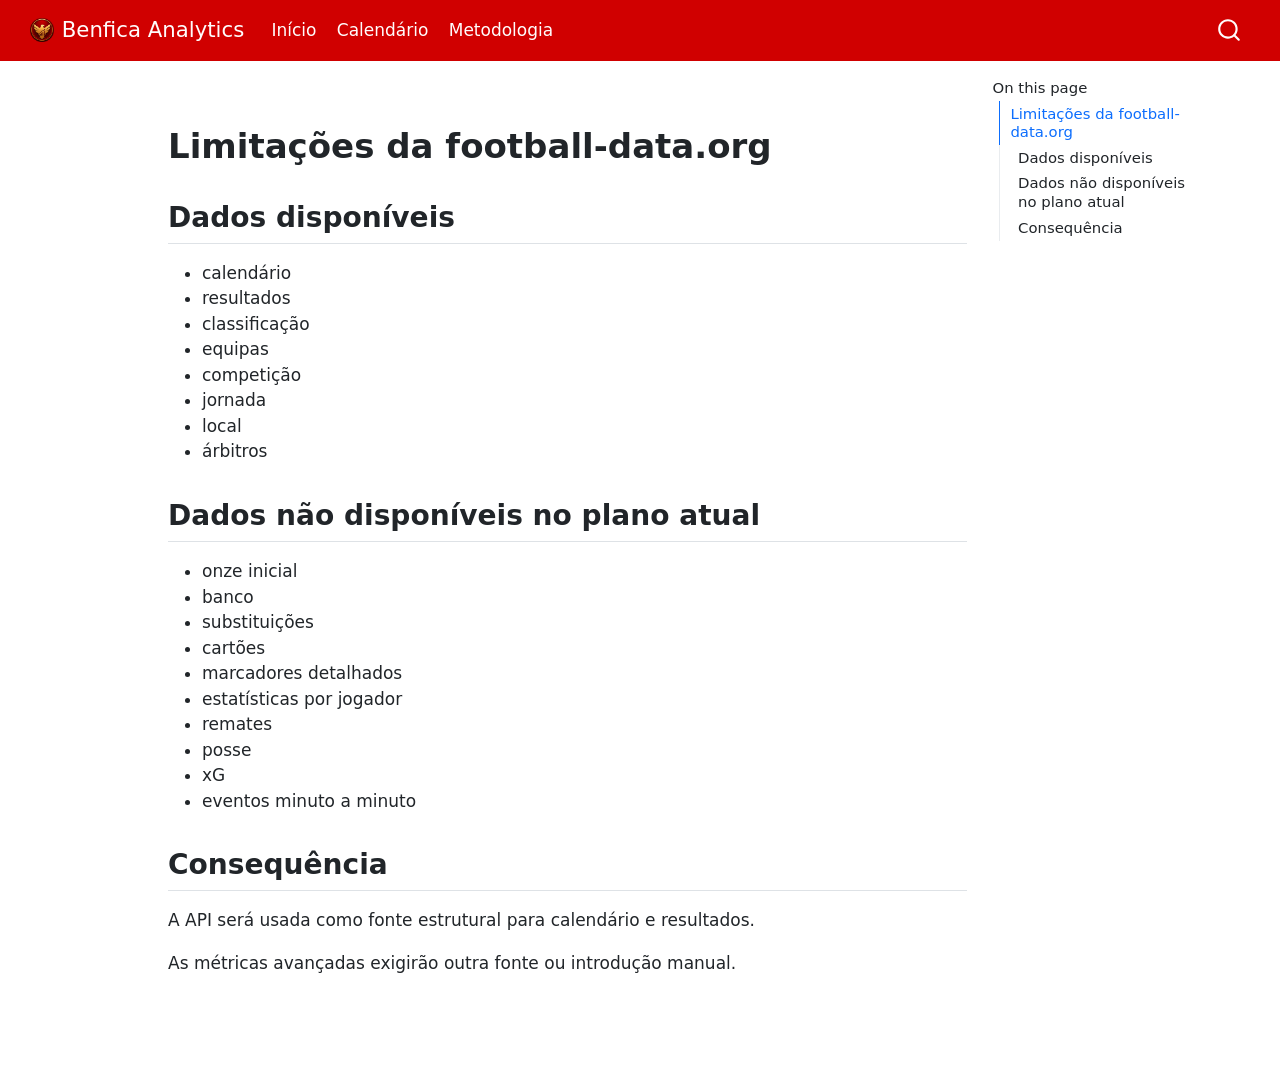
<file: docs/data/API_LIMITATIONS.html>
<!DOCTYPE html>
<html xmlns="http://www.w3.org/1999/xhtml" lang="en" xml:lang="en"><head>

<meta charset="utf-8">
<meta name="generator" content="quarto-1.4.557">

<meta name="viewport" content="width=device-width, initial-scale=1.0, user-scalable=yes">


<title>Benfica Analytics</title>
<style>
code{white-space: pre-wrap;}
span.smallcaps{font-variant: small-caps;}
div.columns{display: flex; gap: min(4vw, 1.5em);}
div.column{flex: auto; overflow-x: auto;}
div.hanging-indent{margin-left: 1.5em; text-indent: -1.5em;}
ul.task-list{list-style: none;}
ul.task-list li input[type="checkbox"] {
  width: 0.8em;
  margin: 0 0.8em 0.2em -1em; /* quarto-specific, see https://github.com/quarto-dev/quarto-cli/issues/4556 */ 
  vertical-align: middle;
}
</style>


<script src="../site_libs/quarto-nav/quarto-nav.js"></script>
<script src="../site_libs/quarto-nav/headroom.min.js"></script>
<script src="../site_libs/clipboard/clipboard.min.js"></script>
<script src="../site_libs/quarto-search/autocomplete.umd.js"></script>
<script src="../site_libs/quarto-search/fuse.min.js"></script>
<script src="../site_libs/quarto-search/quarto-search.js"></script>
<meta name="quarto:offset" content="../">
<link href="../images/benfica-analytics-logo.png" rel="icon" type="image/png">
<script src="../site_libs/quarto-html/quarto.js"></script>
<script src="../site_libs/quarto-html/popper.min.js"></script>
<script src="../site_libs/quarto-html/tippy.umd.min.js"></script>
<script src="../site_libs/quarto-html/anchor.min.js"></script>
<link href="../site_libs/quarto-html/tippy.css" rel="stylesheet">
<link href="../site_libs/quarto-html/quarto-syntax-highlighting.css" rel="stylesheet" id="quarto-text-highlighting-styles">
<script src="../site_libs/bootstrap/bootstrap.min.js"></script>
<link href="../site_libs/bootstrap/bootstrap-icons.css" rel="stylesheet">
<link href="../site_libs/bootstrap/bootstrap.min.css" rel="stylesheet" id="quarto-bootstrap" data-mode="light">
<script id="quarto-search-options" type="application/json">{
  "location": "navbar",
  "copy-button": false,
  "collapse-after": 3,
  "panel-placement": "end",
  "type": "overlay",
  "limit": 50,
  "keyboard-shortcut": [
    "f",
    "/",
    "s"
  ],
  "show-item-context": false,
  "language": {
    "search-no-results-text": "No results",
    "search-matching-documents-text": "matching documents",
    "search-copy-link-title": "Copy link to search",
    "search-hide-matches-text": "Hide additional matches",
    "search-more-match-text": "more match in this document",
    "search-more-matches-text": "more matches in this document",
    "search-clear-button-title": "Clear",
    "search-text-placeholder": "",
    "search-detached-cancel-button-title": "Cancel",
    "search-submit-button-title": "Submit",
    "search-label": "Search"
  }
}</script>


</head>

<body class="nav-fixed">

<div id="quarto-search-results"></div>
  <header id="quarto-header" class="headroom fixed-top">
    <nav class="navbar navbar-expand-lg " data-bs-theme="dark">
      <div class="navbar-container container-fluid">
      <div class="navbar-brand-container mx-auto">
    <a href="../index.html" class="navbar-brand navbar-brand-logo">
    <img src="../images/benfica-analytics-logo.png" alt="" class="navbar-logo">
    </a>
    <a class="navbar-brand" href="../index.html">
    <span class="navbar-title">Benfica Analytics</span>
    </a>
  </div>
            <div id="quarto-search" class="" title="Search"></div>
          <button class="navbar-toggler" type="button" data-bs-toggle="collapse" data-bs-target="#navbarCollapse" aria-controls="navbarCollapse" aria-expanded="false" aria-label="Toggle navigation" onclick="if (window.quartoToggleHeadroom) { window.quartoToggleHeadroom(); }">
  <span class="navbar-toggler-icon"></span>
</button>
          <div class="collapse navbar-collapse" id="navbarCollapse">
            <ul class="navbar-nav navbar-nav-scroll me-auto">
  <li class="nav-item">
    <a class="nav-link" href="../index.html"> 
<span class="menu-text">Início</span></a>
  </li>  
  <li class="nav-item">
    <a class="nav-link" href="../calendario.html"> 
<span class="menu-text">Calendário</span></a>
  </li>  
  <li class="nav-item">
    <a class="nav-link" href="../metodologia.html"> 
<span class="menu-text">Metodologia</span></a>
  </li>  
</ul>
          </div> <!-- /navcollapse -->
          <div class="quarto-navbar-tools">
</div>
      </div> <!-- /container-fluid -->
    </nav>
</header>
<!-- content -->
<div id="quarto-content" class="quarto-container page-columns page-rows-contents page-layout-article page-navbar">
<!-- sidebar -->
<!-- margin-sidebar -->
    <div id="quarto-margin-sidebar" class="sidebar margin-sidebar">
        <nav id="TOC" role="doc-toc" class="toc-active">
    <h2 id="toc-title">On this page</h2>
   
  <ul>
  <li><a href="#limitações-da-football-data.org" id="toc-limitações-da-football-data.org" class="nav-link active" data-scroll-target="#limitações-da-football-data.org">Limitações da football-data.org</a>
  <ul class="collapse">
  <li><a href="#dados-disponíveis" id="toc-dados-disponíveis" class="nav-link" data-scroll-target="#dados-disponíveis">Dados disponíveis</a></li>
  <li><a href="#dados-não-disponíveis-no-plano-atual" id="toc-dados-não-disponíveis-no-plano-atual" class="nav-link" data-scroll-target="#dados-não-disponíveis-no-plano-atual">Dados não disponíveis no plano atual</a></li>
  <li><a href="#consequência" id="toc-consequência" class="nav-link" data-scroll-target="#consequência">Consequência</a></li>
  </ul></li>
  </ul>
</nav>
    </div>
<!-- main -->
<main class="content" id="quarto-document-content">




<section id="limitações-da-football-data.org" class="level1">
<h1>Limitações da football-data.org</h1>
<section id="dados-disponíveis" class="level2">
<h2 class="anchored" data-anchor-id="dados-disponíveis">Dados disponíveis</h2>
<ul>
<li>calendário</li>
<li>resultados</li>
<li>classificação</li>
<li>equipas</li>
<li>competição</li>
<li>jornada</li>
<li>local</li>
<li>árbitros</li>
</ul>
</section>
<section id="dados-não-disponíveis-no-plano-atual" class="level2">
<h2 class="anchored" data-anchor-id="dados-não-disponíveis-no-plano-atual">Dados não disponíveis no plano atual</h2>
<ul>
<li>onze inicial</li>
<li>banco</li>
<li>substituições</li>
<li>cartões</li>
<li>marcadores detalhados</li>
<li>estatísticas por jogador</li>
<li>remates</li>
<li>posse</li>
<li>xG</li>
<li>eventos minuto a minuto</li>
</ul>
</section>
<section id="consequência" class="level2">
<h2 class="anchored" data-anchor-id="consequência">Consequência</h2>
<p>A API será usada como fonte estrutural para calendário e resultados.</p>
<p>As métricas avançadas exigirão outra fonte ou introdução manual.</p>


</section>
</section>

</main> <!-- /main -->
<script id="quarto-html-after-body" type="application/javascript">
window.document.addEventListener("DOMContentLoaded", function (event) {
  const toggleBodyColorMode = (bsSheetEl) => {
    const mode = bsSheetEl.getAttribute("data-mode");
    const bodyEl = window.document.querySelector("body");
    if (mode === "dark") {
      bodyEl.classList.add("quarto-dark");
      bodyEl.classList.remove("quarto-light");
    } else {
      bodyEl.classList.add("quarto-light");
      bodyEl.classList.remove("quarto-dark");
    }
  }
  const toggleBodyColorPrimary = () => {
    const bsSheetEl = window.document.querySelector("link#quarto-bootstrap");
    if (bsSheetEl) {
      toggleBodyColorMode(bsSheetEl);
    }
  }
  toggleBodyColorPrimary();  
  const icon = "";
  const anchorJS = new window.AnchorJS();
  anchorJS.options = {
    placement: 'right',
    icon: icon
  };
  anchorJS.add('.anchored');
  const isCodeAnnotation = (el) => {
    for (const clz of el.classList) {
      if (clz.startsWith('code-annotation-')) {                     
        return true;
      }
    }
    return false;
  }
  const clipboard = new window.ClipboardJS('.code-copy-button', {
    text: function(trigger) {
      const codeEl = trigger.previousElementSibling.cloneNode(true);
      for (const childEl of codeEl.children) {
        if (isCodeAnnotation(childEl)) {
          childEl.remove();
        }
      }
      return codeEl.innerText;
    }
  });
  clipboard.on('success', function(e) {
    // button target
    const button = e.trigger;
    // don't keep focus
    button.blur();
    // flash "checked"
    button.classList.add('code-copy-button-checked');
    var currentTitle = button.getAttribute("title");
    button.setAttribute("title", "Copied!");
    let tooltip;
    if (window.bootstrap) {
      button.setAttribute("data-bs-toggle", "tooltip");
      button.setAttribute("data-bs-placement", "left");
      button.setAttribute("data-bs-title", "Copied!");
      tooltip = new bootstrap.Tooltip(button, 
        { trigger: "manual", 
          customClass: "code-copy-button-tooltip",
          offset: [0, -8]});
      tooltip.show();    
    }
    setTimeout(function() {
      if (tooltip) {
        tooltip.hide();
        button.removeAttribute("data-bs-title");
        button.removeAttribute("data-bs-toggle");
        button.removeAttribute("data-bs-placement");
      }
      button.setAttribute("title", currentTitle);
      button.classList.remove('code-copy-button-checked');
    }, 1000);
    // clear code selection
    e.clearSelection();
  });
    var localhostRegex = new RegExp(/^(?:http|https):\/\/localhost\:?[0-9]*\//);
    var mailtoRegex = new RegExp(/^mailto:/);
      var filterRegex = new RegExp('/' + window.location.host + '/');
    var isInternal = (href) => {
        return filterRegex.test(href) || localhostRegex.test(href) || mailtoRegex.test(href);
    }
    // Inspect non-navigation links and adorn them if external
 	var links = window.document.querySelectorAll('a[href]:not(.nav-link):not(.navbar-brand):not(.toc-action):not(.sidebar-link):not(.sidebar-item-toggle):not(.pagination-link):not(.no-external):not([aria-hidden]):not(.dropdown-item):not(.quarto-navigation-tool)');
    for (var i=0; i<links.length; i++) {
      const link = links[i];
      if (!isInternal(link.href)) {
        // undo the damage that might have been done by quarto-nav.js in the case of
        // links that we want to consider external
        if (link.dataset.originalHref !== undefined) {
          link.href = link.dataset.originalHref;
        }
      }
    }
  function tippyHover(el, contentFn, onTriggerFn, onUntriggerFn) {
    const config = {
      allowHTML: true,
      maxWidth: 500,
      delay: 100,
      arrow: false,
      appendTo: function(el) {
          return el.parentElement;
      },
      interactive: true,
      interactiveBorder: 10,
      theme: 'quarto',
      placement: 'bottom-start',
    };
    if (contentFn) {
      config.content = contentFn;
    }
    if (onTriggerFn) {
      config.onTrigger = onTriggerFn;
    }
    if (onUntriggerFn) {
      config.onUntrigger = onUntriggerFn;
    }
    window.tippy(el, config); 
  }
  const noterefs = window.document.querySelectorAll('a[role="doc-noteref"]');
  for (var i=0; i<noterefs.length; i++) {
    const ref = noterefs[i];
    tippyHover(ref, function() {
      // use id or data attribute instead here
      let href = ref.getAttribute('data-footnote-href') || ref.getAttribute('href');
      try { href = new URL(href).hash; } catch {}
      const id = href.replace(/^#\/?/, "");
      const note = window.document.getElementById(id);
      if (note) {
        return note.innerHTML;
      } else {
        return "";
      }
    });
  }
  const xrefs = window.document.querySelectorAll('a.quarto-xref');
  const processXRef = (id, note) => {
    // Strip column container classes
    const stripColumnClz = (el) => {
      el.classList.remove("page-full", "page-columns");
      if (el.children) {
        for (const child of el.children) {
          stripColumnClz(child);
        }
      }
    }
    stripColumnClz(note)
    if (id === null || id.startsWith('sec-')) {
      // Special case sections, only their first couple elements
      const container = document.createElement("div");
      if (note.children && note.children.length > 2) {
        container.appendChild(note.children[0].cloneNode(true));
        for (let i = 1; i < note.children.length; i++) {
          const child = note.children[i];
          if (child.tagName === "P" && child.innerText === "") {
            continue;
          } else {
            container.appendChild(child.cloneNode(true));
            break;
          }
        }
        if (window.Quarto?.typesetMath) {
          window.Quarto.typesetMath(container);
        }
        return container.innerHTML
      } else {
        if (window.Quarto?.typesetMath) {
          window.Quarto.typesetMath(note);
        }
        return note.innerHTML;
      }
    } else {
      // Remove any anchor links if they are present
      const anchorLink = note.querySelector('a.anchorjs-link');
      if (anchorLink) {
        anchorLink.remove();
      }
      if (window.Quarto?.typesetMath) {
        window.Quarto.typesetMath(note);
      }
      // TODO in 1.5, we should make sure this works without a callout special case
      if (note.classList.contains("callout")) {
        return note.outerHTML;
      } else {
        return note.innerHTML;
      }
    }
  }
  for (var i=0; i<xrefs.length; i++) {
    const xref = xrefs[i];
    tippyHover(xref, undefined, function(instance) {
      instance.disable();
      let url = xref.getAttribute('href');
      let hash = undefined; 
      if (url.startsWith('#')) {
        hash = url;
      } else {
        try { hash = new URL(url).hash; } catch {}
      }
      if (hash) {
        const id = hash.replace(/^#\/?/, "");
        const note = window.document.getElementById(id);
        if (note !== null) {
          try {
            const html = processXRef(id, note.cloneNode(true));
            instance.setContent(html);
          } finally {
            instance.enable();
            instance.show();
          }
        } else {
          // See if we can fetch this
          fetch(url.split('#')[0])
          .then(res => res.text())
          .then(html => {
            const parser = new DOMParser();
            const htmlDoc = parser.parseFromString(html, "text/html");
            const note = htmlDoc.getElementById(id);
            if (note !== null) {
              const html = processXRef(id, note);
              instance.setContent(html);
            } 
          }).finally(() => {
            instance.enable();
            instance.show();
          });
        }
      } else {
        // See if we can fetch a full url (with no hash to target)
        // This is a special case and we should probably do some content thinning / targeting
        fetch(url)
        .then(res => res.text())
        .then(html => {
          const parser = new DOMParser();
          const htmlDoc = parser.parseFromString(html, "text/html");
          const note = htmlDoc.querySelector('main.content');
          if (note !== null) {
            // This should only happen for chapter cross references
            // (since there is no id in the URL)
            // remove the first header
            if (note.children.length > 0 && note.children[0].tagName === "HEADER") {
              note.children[0].remove();
            }
            const html = processXRef(null, note);
            instance.setContent(html);
          } 
        }).finally(() => {
          instance.enable();
          instance.show();
        });
      }
    }, function(instance) {
    });
  }
      let selectedAnnoteEl;
      const selectorForAnnotation = ( cell, annotation) => {
        let cellAttr = 'data-code-cell="' + cell + '"';
        let lineAttr = 'data-code-annotation="' +  annotation + '"';
        const selector = 'span[' + cellAttr + '][' + lineAttr + ']';
        return selector;
      }
      const selectCodeLines = (annoteEl) => {
        const doc = window.document;
        const targetCell = annoteEl.getAttribute("data-target-cell");
        const targetAnnotation = annoteEl.getAttribute("data-target-annotation");
        const annoteSpan = window.document.querySelector(selectorForAnnotation(targetCell, targetAnnotation));
        const lines = annoteSpan.getAttribute("data-code-lines").split(",");
        const lineIds = lines.map((line) => {
          return targetCell + "-" + line;
        })
        let top = null;
        let height = null;
        let parent = null;
        if (lineIds.length > 0) {
            //compute the position of the single el (top and bottom and make a div)
            const el = window.document.getElementById(lineIds[0]);
            top = el.offsetTop;
            height = el.offsetHeight;
            parent = el.parentElement.parentElement;
          if (lineIds.length > 1) {
            const lastEl = window.document.getElementById(lineIds[lineIds.length - 1]);
            const bottom = lastEl.offsetTop + lastEl.offsetHeight;
            height = bottom - top;
          }
          if (top !== null && height !== null && parent !== null) {
            // cook up a div (if necessary) and position it 
            let div = window.document.getElementById("code-annotation-line-highlight");
            if (div === null) {
              div = window.document.createElement("div");
              div.setAttribute("id", "code-annotation-line-highlight");
              div.style.position = 'absolute';
              parent.appendChild(div);
            }
            div.style.top = top - 2 + "px";
            div.style.height = height + 4 + "px";
            div.style.left = 0;
            let gutterDiv = window.document.getElementById("code-annotation-line-highlight-gutter");
            if (gutterDiv === null) {
              gutterDiv = window.document.createElement("div");
              gutterDiv.setAttribute("id", "code-annotation-line-highlight-gutter");
              gutterDiv.style.position = 'absolute';
              const codeCell = window.document.getElementById(targetCell);
              const gutter = codeCell.querySelector('.code-annotation-gutter');
              gutter.appendChild(gutterDiv);
            }
            gutterDiv.style.top = top - 2 + "px";
            gutterDiv.style.height = height + 4 + "px";
          }
          selectedAnnoteEl = annoteEl;
        }
      };
      const unselectCodeLines = () => {
        const elementsIds = ["code-annotation-line-highlight", "code-annotation-line-highlight-gutter"];
        elementsIds.forEach((elId) => {
          const div = window.document.getElementById(elId);
          if (div) {
            div.remove();
          }
        });
        selectedAnnoteEl = undefined;
      };
        // Handle positioning of the toggle
    window.addEventListener(
      "resize",
      throttle(() => {
        elRect = undefined;
        if (selectedAnnoteEl) {
          selectCodeLines(selectedAnnoteEl);
        }
      }, 10)
    );
    function throttle(fn, ms) {
    let throttle = false;
    let timer;
      return (...args) => {
        if(!throttle) { // first call gets through
            fn.apply(this, args);
            throttle = true;
        } else { // all the others get throttled
            if(timer) clearTimeout(timer); // cancel #2
            timer = setTimeout(() => {
              fn.apply(this, args);
              timer = throttle = false;
            }, ms);
        }
      };
    }
      // Attach click handler to the DT
      const annoteDls = window.document.querySelectorAll('dt[data-target-cell]');
      for (const annoteDlNode of annoteDls) {
        annoteDlNode.addEventListener('click', (event) => {
          const clickedEl = event.target;
          if (clickedEl !== selectedAnnoteEl) {
            unselectCodeLines();
            const activeEl = window.document.querySelector('dt[data-target-cell].code-annotation-active');
            if (activeEl) {
              activeEl.classList.remove('code-annotation-active');
            }
            selectCodeLines(clickedEl);
            clickedEl.classList.add('code-annotation-active');
          } else {
            // Unselect the line
            unselectCodeLines();
            clickedEl.classList.remove('code-annotation-active');
          }
        });
      }
  const findCites = (el) => {
    const parentEl = el.parentElement;
    if (parentEl) {
      const cites = parentEl.dataset.cites;
      if (cites) {
        return {
          el,
          cites: cites.split(' ')
        };
      } else {
        return findCites(el.parentElement)
      }
    } else {
      return undefined;
    }
  };
  var bibliorefs = window.document.querySelectorAll('a[role="doc-biblioref"]');
  for (var i=0; i<bibliorefs.length; i++) {
    const ref = bibliorefs[i];
    const citeInfo = findCites(ref);
    if (citeInfo) {
      tippyHover(citeInfo.el, function() {
        var popup = window.document.createElement('div');
        citeInfo.cites.forEach(function(cite) {
          var citeDiv = window.document.createElement('div');
          citeDiv.classList.add('hanging-indent');
          citeDiv.classList.add('csl-entry');
          var biblioDiv = window.document.getElementById('ref-' + cite);
          if (biblioDiv) {
            citeDiv.innerHTML = biblioDiv.innerHTML;
          }
          popup.appendChild(citeDiv);
        });
        return popup.innerHTML;
      });
    }
  }
});
</script>
</div> <!-- /content -->




</body></html>
</file>
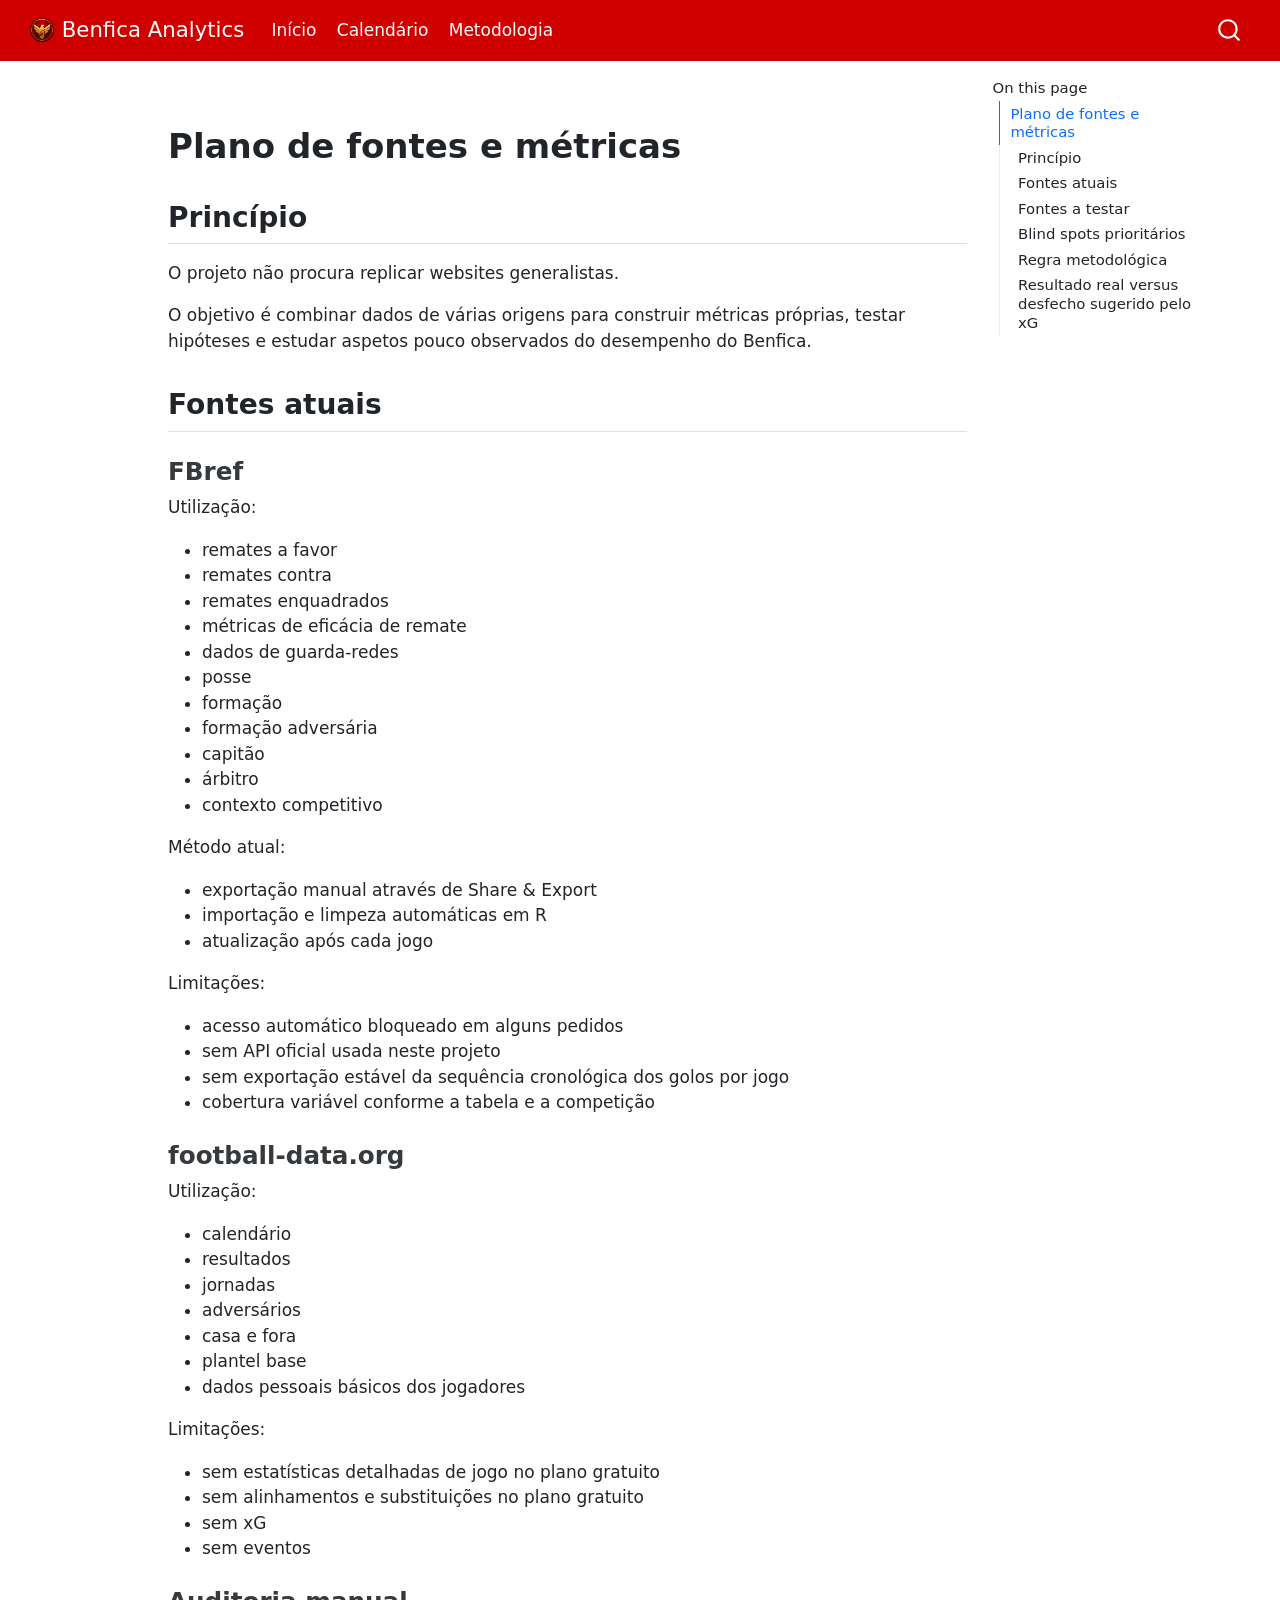
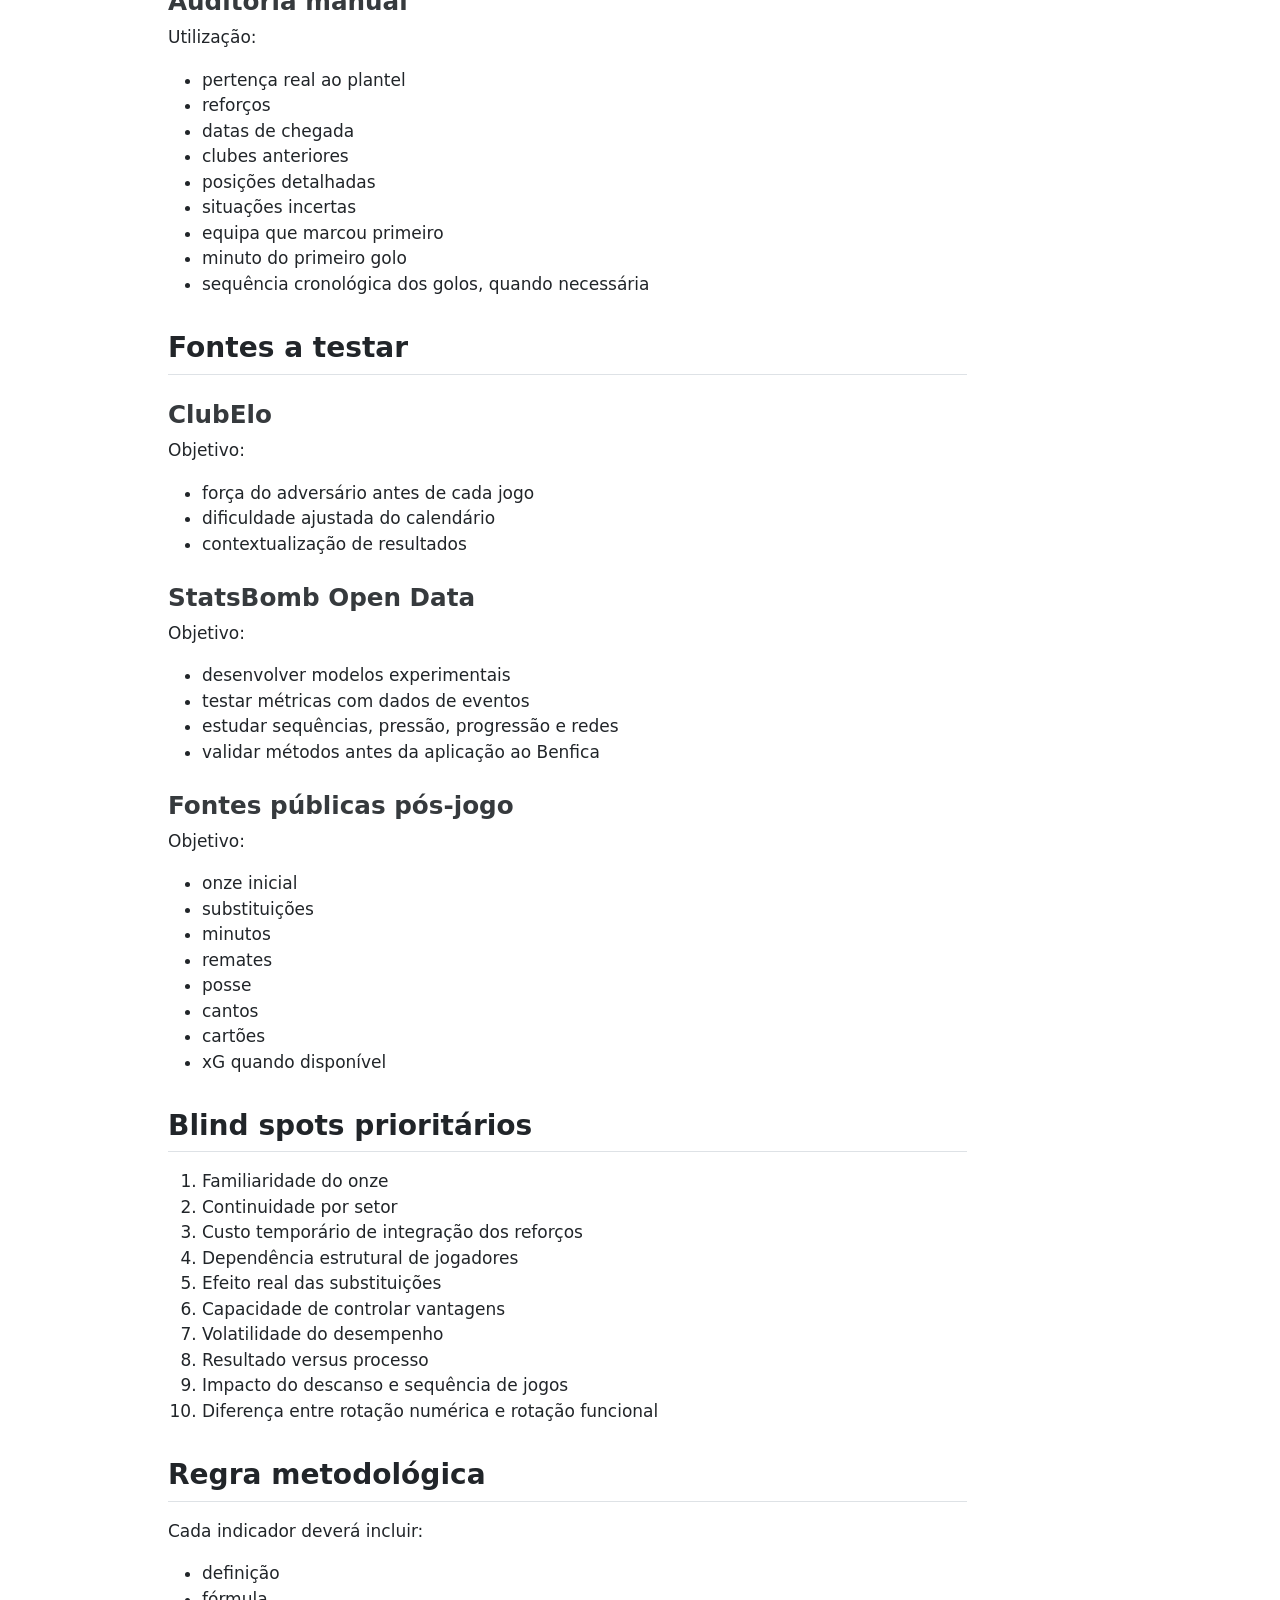
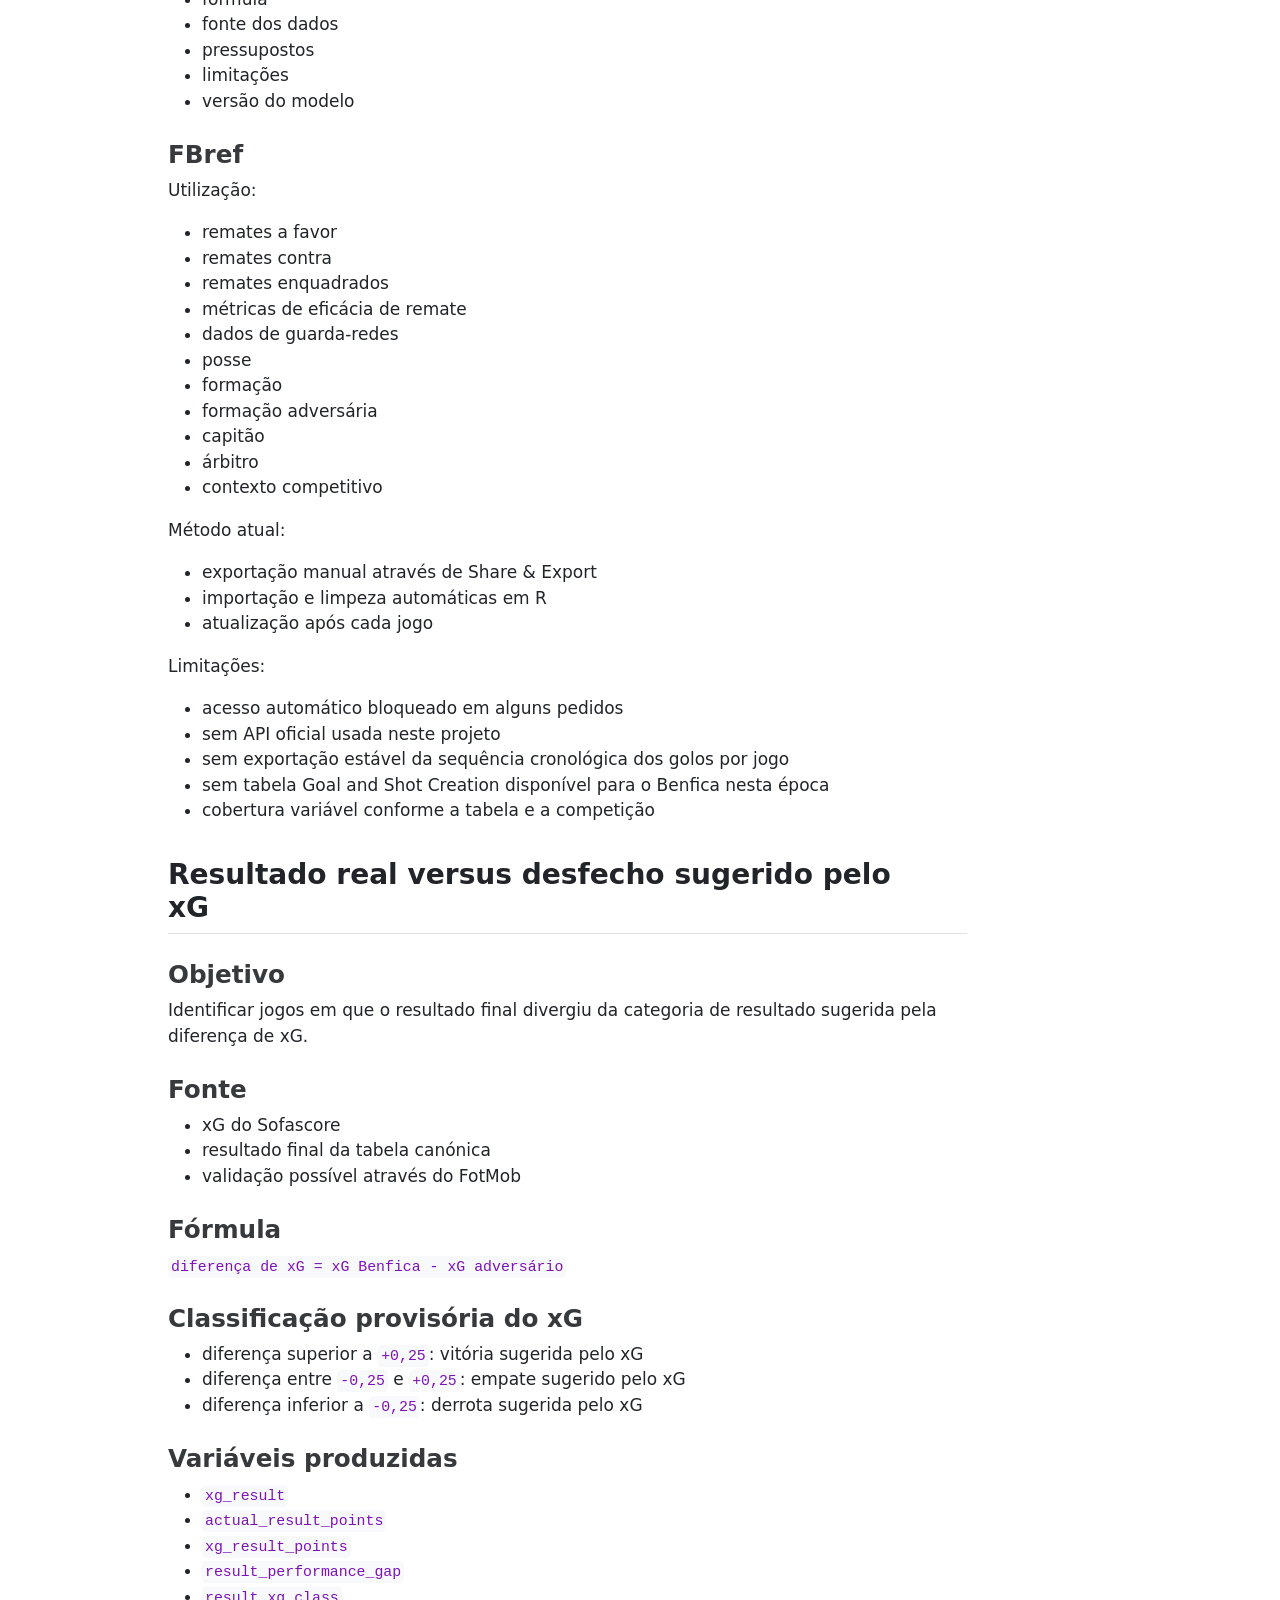
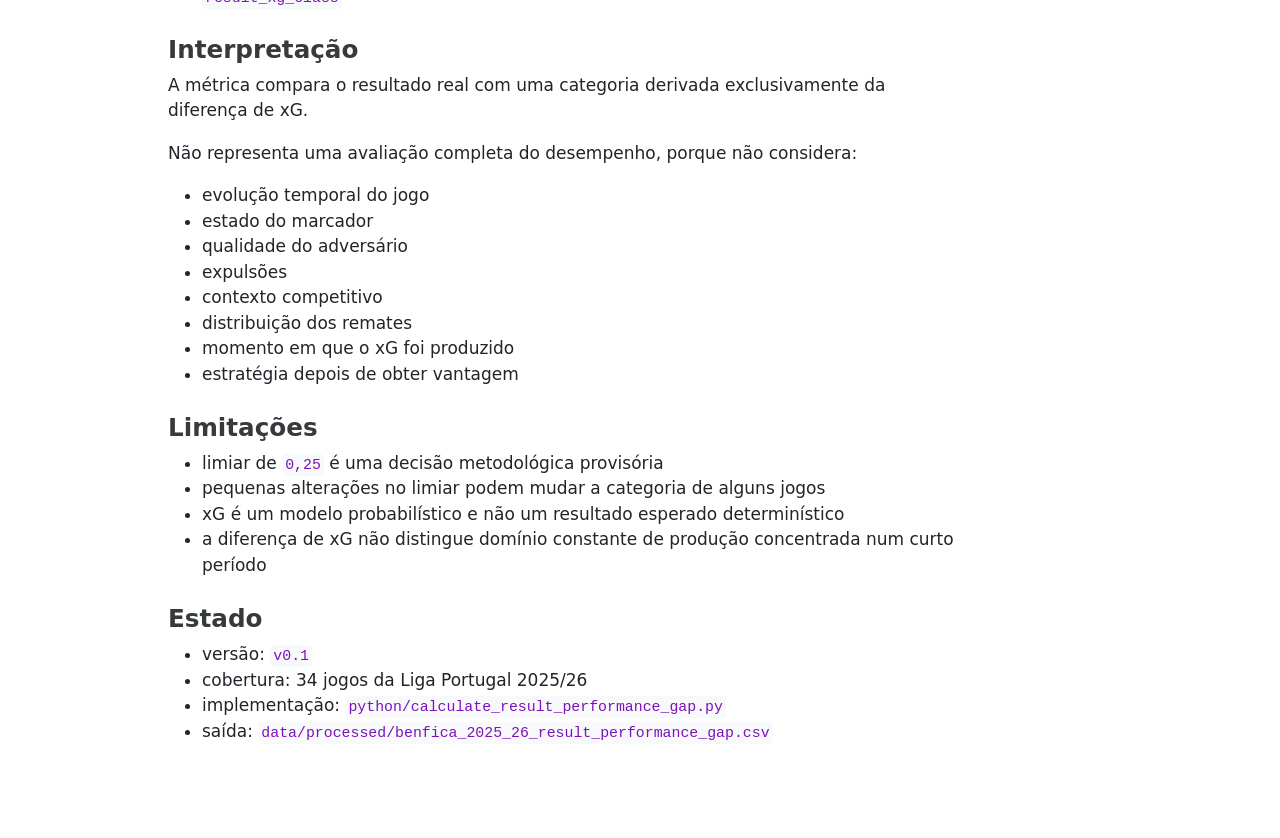
<file: docs/data/SOURCE_AND_METRIC_PLAN.html>
<!DOCTYPE html>
<html xmlns="http://www.w3.org/1999/xhtml" lang="en" xml:lang="en"><head>

<meta charset="utf-8">
<meta name="generator" content="quarto-1.4.557">

<meta name="viewport" content="width=device-width, initial-scale=1.0, user-scalable=yes">


<title>Benfica Analytics</title>
<style>
code{white-space: pre-wrap;}
span.smallcaps{font-variant: small-caps;}
div.columns{display: flex; gap: min(4vw, 1.5em);}
div.column{flex: auto; overflow-x: auto;}
div.hanging-indent{margin-left: 1.5em; text-indent: -1.5em;}
ul.task-list{list-style: none;}
ul.task-list li input[type="checkbox"] {
  width: 0.8em;
  margin: 0 0.8em 0.2em -1em; /* quarto-specific, see https://github.com/quarto-dev/quarto-cli/issues/4556 */ 
  vertical-align: middle;
}
</style>


<script src="../site_libs/quarto-nav/quarto-nav.js"></script>
<script src="../site_libs/quarto-nav/headroom.min.js"></script>
<script src="../site_libs/clipboard/clipboard.min.js"></script>
<script src="../site_libs/quarto-search/autocomplete.umd.js"></script>
<script src="../site_libs/quarto-search/fuse.min.js"></script>
<script src="../site_libs/quarto-search/quarto-search.js"></script>
<meta name="quarto:offset" content="../">
<link href="../images/benfica-analytics-logo.png" rel="icon" type="image/png">
<script src="../site_libs/quarto-html/quarto.js"></script>
<script src="../site_libs/quarto-html/popper.min.js"></script>
<script src="../site_libs/quarto-html/tippy.umd.min.js"></script>
<script src="../site_libs/quarto-html/anchor.min.js"></script>
<link href="../site_libs/quarto-html/tippy.css" rel="stylesheet">
<link href="../site_libs/quarto-html/quarto-syntax-highlighting.css" rel="stylesheet" id="quarto-text-highlighting-styles">
<script src="../site_libs/bootstrap/bootstrap.min.js"></script>
<link href="../site_libs/bootstrap/bootstrap-icons.css" rel="stylesheet">
<link href="../site_libs/bootstrap/bootstrap.min.css" rel="stylesheet" id="quarto-bootstrap" data-mode="light">
<script id="quarto-search-options" type="application/json">{
  "location": "navbar",
  "copy-button": false,
  "collapse-after": 3,
  "panel-placement": "end",
  "type": "overlay",
  "limit": 50,
  "keyboard-shortcut": [
    "f",
    "/",
    "s"
  ],
  "show-item-context": false,
  "language": {
    "search-no-results-text": "No results",
    "search-matching-documents-text": "matching documents",
    "search-copy-link-title": "Copy link to search",
    "search-hide-matches-text": "Hide additional matches",
    "search-more-match-text": "more match in this document",
    "search-more-matches-text": "more matches in this document",
    "search-clear-button-title": "Clear",
    "search-text-placeholder": "",
    "search-detached-cancel-button-title": "Cancel",
    "search-submit-button-title": "Submit",
    "search-label": "Search"
  }
}</script>


</head>

<body class="nav-fixed">

<div id="quarto-search-results"></div>
  <header id="quarto-header" class="headroom fixed-top">
    <nav class="navbar navbar-expand-lg " data-bs-theme="dark">
      <div class="navbar-container container-fluid">
      <div class="navbar-brand-container mx-auto">
    <a href="../index.html" class="navbar-brand navbar-brand-logo">
    <img src="../images/benfica-analytics-logo.png" alt="" class="navbar-logo">
    </a>
    <a class="navbar-brand" href="../index.html">
    <span class="navbar-title">Benfica Analytics</span>
    </a>
  </div>
            <div id="quarto-search" class="" title="Search"></div>
          <button class="navbar-toggler" type="button" data-bs-toggle="collapse" data-bs-target="#navbarCollapse" aria-controls="navbarCollapse" aria-expanded="false" aria-label="Toggle navigation" onclick="if (window.quartoToggleHeadroom) { window.quartoToggleHeadroom(); }">
  <span class="navbar-toggler-icon"></span>
</button>
          <div class="collapse navbar-collapse" id="navbarCollapse">
            <ul class="navbar-nav navbar-nav-scroll me-auto">
  <li class="nav-item">
    <a class="nav-link" href="../index.html"> 
<span class="menu-text">Início</span></a>
  </li>  
  <li class="nav-item">
    <a class="nav-link" href="../calendario.html"> 
<span class="menu-text">Calendário</span></a>
  </li>  
  <li class="nav-item">
    <a class="nav-link" href="../metodologia.html"> 
<span class="menu-text">Metodologia</span></a>
  </li>  
</ul>
          </div> <!-- /navcollapse -->
          <div class="quarto-navbar-tools">
</div>
      </div> <!-- /container-fluid -->
    </nav>
</header>
<!-- content -->
<div id="quarto-content" class="quarto-container page-columns page-rows-contents page-layout-article page-navbar">
<!-- sidebar -->
<!-- margin-sidebar -->
    <div id="quarto-margin-sidebar" class="sidebar margin-sidebar">
        <nav id="TOC" role="doc-toc" class="toc-active">
    <h2 id="toc-title">On this page</h2>
   
  <ul>
  <li><a href="#plano-de-fontes-e-métricas" id="toc-plano-de-fontes-e-métricas" class="nav-link active" data-scroll-target="#plano-de-fontes-e-métricas">Plano de fontes e métricas</a>
  <ul class="collapse">
  <li><a href="#princípio" id="toc-princípio" class="nav-link" data-scroll-target="#princípio">Princípio</a></li>
  <li><a href="#fontes-atuais" id="toc-fontes-atuais" class="nav-link" data-scroll-target="#fontes-atuais">Fontes atuais</a>
  <ul class="collapse">
  <li><a href="#fbref" id="toc-fbref" class="nav-link" data-scroll-target="#fbref">FBref</a></li>
  <li><a href="#football-data.org" id="toc-football-data.org" class="nav-link" data-scroll-target="#football-data.org">football-data.org</a></li>
  <li><a href="#auditoria-manual" id="toc-auditoria-manual" class="nav-link" data-scroll-target="#auditoria-manual">Auditoria manual</a></li>
  </ul></li>
  <li><a href="#fontes-a-testar" id="toc-fontes-a-testar" class="nav-link" data-scroll-target="#fontes-a-testar">Fontes a testar</a>
  <ul class="collapse">
  <li><a href="#clubelo" id="toc-clubelo" class="nav-link" data-scroll-target="#clubelo">ClubElo</a></li>
  <li><a href="#statsbomb-open-data" id="toc-statsbomb-open-data" class="nav-link" data-scroll-target="#statsbomb-open-data">StatsBomb Open Data</a></li>
  <li><a href="#fontes-públicas-pós-jogo" id="toc-fontes-públicas-pós-jogo" class="nav-link" data-scroll-target="#fontes-públicas-pós-jogo">Fontes públicas pós-jogo</a></li>
  </ul></li>
  <li><a href="#blind-spots-prioritários" id="toc-blind-spots-prioritários" class="nav-link" data-scroll-target="#blind-spots-prioritários">Blind spots prioritários</a></li>
  <li><a href="#regra-metodológica" id="toc-regra-metodológica" class="nav-link" data-scroll-target="#regra-metodológica">Regra metodológica</a>
  <ul class="collapse">
  <li><a href="#fbref-1" id="toc-fbref-1" class="nav-link" data-scroll-target="#fbref-1">FBref</a></li>
  </ul></li>
  <li><a href="#resultado-real-versus-desfecho-sugerido-pelo-xg" id="toc-resultado-real-versus-desfecho-sugerido-pelo-xg" class="nav-link" data-scroll-target="#resultado-real-versus-desfecho-sugerido-pelo-xg">Resultado real versus desfecho sugerido pelo xG</a>
  <ul class="collapse">
  <li><a href="#objetivo" id="toc-objetivo" class="nav-link" data-scroll-target="#objetivo">Objetivo</a></li>
  <li><a href="#fonte" id="toc-fonte" class="nav-link" data-scroll-target="#fonte">Fonte</a></li>
  <li><a href="#fórmula" id="toc-fórmula" class="nav-link" data-scroll-target="#fórmula">Fórmula</a></li>
  <li><a href="#classificação-provisória-do-xg" id="toc-classificação-provisória-do-xg" class="nav-link" data-scroll-target="#classificação-provisória-do-xg">Classificação provisória do xG</a></li>
  <li><a href="#variáveis-produzidas" id="toc-variáveis-produzidas" class="nav-link" data-scroll-target="#variáveis-produzidas">Variáveis produzidas</a></li>
  <li><a href="#interpretação" id="toc-interpretação" class="nav-link" data-scroll-target="#interpretação">Interpretação</a></li>
  <li><a href="#limitações" id="toc-limitações" class="nav-link" data-scroll-target="#limitações">Limitações</a></li>
  <li><a href="#estado" id="toc-estado" class="nav-link" data-scroll-target="#estado">Estado</a></li>
  </ul></li>
  </ul></li>
  </ul>
</nav>
    </div>
<!-- main -->
<main class="content" id="quarto-document-content">




<section id="plano-de-fontes-e-métricas" class="level1">
<h1>Plano de fontes e métricas</h1>
<section id="princípio" class="level2">
<h2 class="anchored" data-anchor-id="princípio">Princípio</h2>
<p>O projeto não procura replicar websites generalistas.</p>
<p>O objetivo é combinar dados de várias origens para construir métricas próprias, testar hipóteses e estudar aspetos pouco observados do desempenho do Benfica.</p>
</section>
<section id="fontes-atuais" class="level2">
<h2 class="anchored" data-anchor-id="fontes-atuais">Fontes atuais</h2>
<section id="fbref" class="level3">
<h3 class="anchored" data-anchor-id="fbref">FBref</h3>
<p>Utilização:</p>
<ul>
<li>remates a favor</li>
<li>remates contra</li>
<li>remates enquadrados</li>
<li>métricas de eficácia de remate</li>
<li>dados de guarda-redes</li>
<li>posse</li>
<li>formação</li>
<li>formação adversária</li>
<li>capitão</li>
<li>árbitro</li>
<li>contexto competitivo</li>
</ul>
<p>Método atual:</p>
<ul>
<li>exportação manual através de Share &amp; Export</li>
<li>importação e limpeza automáticas em R</li>
<li>atualização após cada jogo</li>
</ul>
<p>Limitações:</p>
<ul>
<li>acesso automático bloqueado em alguns pedidos</li>
<li>sem API oficial usada neste projeto</li>
<li>sem exportação estável da sequência cronológica dos golos por jogo</li>
<li>cobertura variável conforme a tabela e a competição</li>
</ul>
</section>
<section id="football-data.org" class="level3">
<h3 class="anchored" data-anchor-id="football-data.org">football-data.org</h3>
<p>Utilização:</p>
<ul>
<li>calendário</li>
<li>resultados</li>
<li>jornadas</li>
<li>adversários</li>
<li>casa e fora</li>
<li>plantel base</li>
<li>dados pessoais básicos dos jogadores</li>
</ul>
<p>Limitações:</p>
<ul>
<li>sem estatísticas detalhadas de jogo no plano gratuito</li>
<li>sem alinhamentos e substituições no plano gratuito</li>
<li>sem xG</li>
<li>sem eventos</li>
</ul>
</section>
<section id="auditoria-manual" class="level3">
<h3 class="anchored" data-anchor-id="auditoria-manual">Auditoria manual</h3>
<p>Utilização:</p>
<ul>
<li>pertença real ao plantel</li>
<li>reforços</li>
<li>datas de chegada</li>
<li>clubes anteriores</li>
<li>posições detalhadas</li>
<li>situações incertas</li>
<li>equipa que marcou primeiro</li>
<li>minuto do primeiro golo</li>
<li>sequência cronológica dos golos, quando necessária</li>
</ul>
</section>
</section>
<section id="fontes-a-testar" class="level2">
<h2 class="anchored" data-anchor-id="fontes-a-testar">Fontes a testar</h2>
<section id="clubelo" class="level3">
<h3 class="anchored" data-anchor-id="clubelo">ClubElo</h3>
<p>Objetivo:</p>
<ul>
<li>força do adversário antes de cada jogo</li>
<li>dificuldade ajustada do calendário</li>
<li>contextualização de resultados</li>
</ul>
</section>
<section id="statsbomb-open-data" class="level3">
<h3 class="anchored" data-anchor-id="statsbomb-open-data">StatsBomb Open Data</h3>
<p>Objetivo:</p>
<ul>
<li>desenvolver modelos experimentais</li>
<li>testar métricas com dados de eventos</li>
<li>estudar sequências, pressão, progressão e redes</li>
<li>validar métodos antes da aplicação ao Benfica</li>
</ul>
</section>
<section id="fontes-públicas-pós-jogo" class="level3">
<h3 class="anchored" data-anchor-id="fontes-públicas-pós-jogo">Fontes públicas pós-jogo</h3>
<p>Objetivo:</p>
<ul>
<li>onze inicial</li>
<li>substituições</li>
<li>minutos</li>
<li>remates</li>
<li>posse</li>
<li>cantos</li>
<li>cartões</li>
<li>xG quando disponível</li>
</ul>
</section>
</section>
<section id="blind-spots-prioritários" class="level2">
<h2 class="anchored" data-anchor-id="blind-spots-prioritários">Blind spots prioritários</h2>
<ol type="1">
<li>Familiaridade do onze</li>
<li>Continuidade por setor</li>
<li>Custo temporário de integração dos reforços</li>
<li>Dependência estrutural de jogadores</li>
<li>Efeito real das substituições</li>
<li>Capacidade de controlar vantagens</li>
<li>Volatilidade do desempenho</li>
<li>Resultado versus processo</li>
<li>Impacto do descanso e sequência de jogos</li>
<li>Diferença entre rotação numérica e rotação funcional</li>
</ol>
</section>
<section id="regra-metodológica" class="level2">
<h2 class="anchored" data-anchor-id="regra-metodológica">Regra metodológica</h2>
<p>Cada indicador deverá incluir:</p>
<ul>
<li>definição</li>
<li>fórmula</li>
<li>fonte dos dados</li>
<li>pressupostos</li>
<li>limitações</li>
<li>versão do modelo</li>
</ul>
<section id="fbref-1" class="level3">
<h3 class="anchored" data-anchor-id="fbref-1">FBref</h3>
<p>Utilização:</p>
<ul>
<li>remates a favor</li>
<li>remates contra</li>
<li>remates enquadrados</li>
<li>métricas de eficácia de remate</li>
<li>dados de guarda-redes</li>
<li>posse</li>
<li>formação</li>
<li>formação adversária</li>
<li>capitão</li>
<li>árbitro</li>
<li>contexto competitivo</li>
</ul>
<p>Método atual:</p>
<ul>
<li>exportação manual através de Share &amp; Export</li>
<li>importação e limpeza automáticas em R</li>
<li>atualização após cada jogo</li>
</ul>
<p>Limitações:</p>
<ul>
<li>acesso automático bloqueado em alguns pedidos</li>
<li>sem API oficial usada neste projeto</li>
<li>sem exportação estável da sequência cronológica dos golos por jogo</li>
<li>sem tabela Goal and Shot Creation disponível para o Benfica nesta época</li>
<li>cobertura variável conforme a tabela e a competição</li>
</ul>
</section>
</section>
<section id="resultado-real-versus-desfecho-sugerido-pelo-xg" class="level2">
<h2 class="anchored" data-anchor-id="resultado-real-versus-desfecho-sugerido-pelo-xg">Resultado real versus desfecho sugerido pelo xG</h2>
<section id="objetivo" class="level3">
<h3 class="anchored" data-anchor-id="objetivo">Objetivo</h3>
<p>Identificar jogos em que o resultado final divergiu da categoria de resultado sugerida pela diferença de xG.</p>
</section>
<section id="fonte" class="level3">
<h3 class="anchored" data-anchor-id="fonte">Fonte</h3>
<ul>
<li>xG do Sofascore</li>
<li>resultado final da tabela canónica</li>
<li>validação possível através do FotMob</li>
</ul>
</section>
<section id="fórmula" class="level3">
<h3 class="anchored" data-anchor-id="fórmula">Fórmula</h3>
<p><code>diferença de xG = xG Benfica - xG adversário</code></p>
</section>
<section id="classificação-provisória-do-xg" class="level3">
<h3 class="anchored" data-anchor-id="classificação-provisória-do-xg">Classificação provisória do xG</h3>
<ul>
<li>diferença superior a <code>+0,25</code>: vitória sugerida pelo xG</li>
<li>diferença entre <code>-0,25</code> e <code>+0,25</code>: empate sugerido pelo xG</li>
<li>diferença inferior a <code>-0,25</code>: derrota sugerida pelo xG</li>
</ul>
</section>
<section id="variáveis-produzidas" class="level3">
<h3 class="anchored" data-anchor-id="variáveis-produzidas">Variáveis produzidas</h3>
<ul>
<li><code>xg_result</code></li>
<li><code>actual_result_points</code></li>
<li><code>xg_result_points</code></li>
<li><code>result_performance_gap</code></li>
<li><code>result_xg_class</code></li>
</ul>
</section>
<section id="interpretação" class="level3">
<h3 class="anchored" data-anchor-id="interpretação">Interpretação</h3>
<p>A métrica compara o resultado real com uma categoria derivada exclusivamente da diferença de xG.</p>
<p>Não representa uma avaliação completa do desempenho, porque não considera:</p>
<ul>
<li>evolução temporal do jogo</li>
<li>estado do marcador</li>
<li>qualidade do adversário</li>
<li>expulsões</li>
<li>contexto competitivo</li>
<li>distribuição dos remates</li>
<li>momento em que o xG foi produzido</li>
<li>estratégia depois de obter vantagem</li>
</ul>
</section>
<section id="limitações" class="level3">
<h3 class="anchored" data-anchor-id="limitações">Limitações</h3>
<ul>
<li>limiar de <code>0,25</code> é uma decisão metodológica provisória</li>
<li>pequenas alterações no limiar podem mudar a categoria de alguns jogos</li>
<li>xG é um modelo probabilístico e não um resultado esperado determinístico</li>
<li>a diferença de xG não distingue domínio constante de produção concentrada num curto período</li>
</ul>
</section>
<section id="estado" class="level3">
<h3 class="anchored" data-anchor-id="estado">Estado</h3>
<ul>
<li>versão: <code>v0.1</code></li>
<li>cobertura: 34 jogos da Liga Portugal 2025/26</li>
<li>implementação: <code>python/calculate_result_performance_gap.py</code></li>
<li>saída: <code>data/processed/benfica_2025_26_result_performance_gap.csv</code></li>
</ul>


</section>
</section>
</section>

</main> <!-- /main -->
<script id="quarto-html-after-body" type="application/javascript">
window.document.addEventListener("DOMContentLoaded", function (event) {
  const toggleBodyColorMode = (bsSheetEl) => {
    const mode = bsSheetEl.getAttribute("data-mode");
    const bodyEl = window.document.querySelector("body");
    if (mode === "dark") {
      bodyEl.classList.add("quarto-dark");
      bodyEl.classList.remove("quarto-light");
    } else {
      bodyEl.classList.add("quarto-light");
      bodyEl.classList.remove("quarto-dark");
    }
  }
  const toggleBodyColorPrimary = () => {
    const bsSheetEl = window.document.querySelector("link#quarto-bootstrap");
    if (bsSheetEl) {
      toggleBodyColorMode(bsSheetEl);
    }
  }
  toggleBodyColorPrimary();  
  const icon = "";
  const anchorJS = new window.AnchorJS();
  anchorJS.options = {
    placement: 'right',
    icon: icon
  };
  anchorJS.add('.anchored');
  const isCodeAnnotation = (el) => {
    for (const clz of el.classList) {
      if (clz.startsWith('code-annotation-')) {                     
        return true;
      }
    }
    return false;
  }
  const clipboard = new window.ClipboardJS('.code-copy-button', {
    text: function(trigger) {
      const codeEl = trigger.previousElementSibling.cloneNode(true);
      for (const childEl of codeEl.children) {
        if (isCodeAnnotation(childEl)) {
          childEl.remove();
        }
      }
      return codeEl.innerText;
    }
  });
  clipboard.on('success', function(e) {
    // button target
    const button = e.trigger;
    // don't keep focus
    button.blur();
    // flash "checked"
    button.classList.add('code-copy-button-checked');
    var currentTitle = button.getAttribute("title");
    button.setAttribute("title", "Copied!");
    let tooltip;
    if (window.bootstrap) {
      button.setAttribute("data-bs-toggle", "tooltip");
      button.setAttribute("data-bs-placement", "left");
      button.setAttribute("data-bs-title", "Copied!");
      tooltip = new bootstrap.Tooltip(button, 
        { trigger: "manual", 
          customClass: "code-copy-button-tooltip",
          offset: [0, -8]});
      tooltip.show();    
    }
    setTimeout(function() {
      if (tooltip) {
        tooltip.hide();
        button.removeAttribute("data-bs-title");
        button.removeAttribute("data-bs-toggle");
        button.removeAttribute("data-bs-placement");
      }
      button.setAttribute("title", currentTitle);
      button.classList.remove('code-copy-button-checked');
    }, 1000);
    // clear code selection
    e.clearSelection();
  });
    var localhostRegex = new RegExp(/^(?:http|https):\/\/localhost\:?[0-9]*\//);
    var mailtoRegex = new RegExp(/^mailto:/);
      var filterRegex = new RegExp('/' + window.location.host + '/');
    var isInternal = (href) => {
        return filterRegex.test(href) || localhostRegex.test(href) || mailtoRegex.test(href);
    }
    // Inspect non-navigation links and adorn them if external
 	var links = window.document.querySelectorAll('a[href]:not(.nav-link):not(.navbar-brand):not(.toc-action):not(.sidebar-link):not(.sidebar-item-toggle):not(.pagination-link):not(.no-external):not([aria-hidden]):not(.dropdown-item):not(.quarto-navigation-tool)');
    for (var i=0; i<links.length; i++) {
      const link = links[i];
      if (!isInternal(link.href)) {
        // undo the damage that might have been done by quarto-nav.js in the case of
        // links that we want to consider external
        if (link.dataset.originalHref !== undefined) {
          link.href = link.dataset.originalHref;
        }
      }
    }
  function tippyHover(el, contentFn, onTriggerFn, onUntriggerFn) {
    const config = {
      allowHTML: true,
      maxWidth: 500,
      delay: 100,
      arrow: false,
      appendTo: function(el) {
          return el.parentElement;
      },
      interactive: true,
      interactiveBorder: 10,
      theme: 'quarto',
      placement: 'bottom-start',
    };
    if (contentFn) {
      config.content = contentFn;
    }
    if (onTriggerFn) {
      config.onTrigger = onTriggerFn;
    }
    if (onUntriggerFn) {
      config.onUntrigger = onUntriggerFn;
    }
    window.tippy(el, config); 
  }
  const noterefs = window.document.querySelectorAll('a[role="doc-noteref"]');
  for (var i=0; i<noterefs.length; i++) {
    const ref = noterefs[i];
    tippyHover(ref, function() {
      // use id or data attribute instead here
      let href = ref.getAttribute('data-footnote-href') || ref.getAttribute('href');
      try { href = new URL(href).hash; } catch {}
      const id = href.replace(/^#\/?/, "");
      const note = window.document.getElementById(id);
      if (note) {
        return note.innerHTML;
      } else {
        return "";
      }
    });
  }
  const xrefs = window.document.querySelectorAll('a.quarto-xref');
  const processXRef = (id, note) => {
    // Strip column container classes
    const stripColumnClz = (el) => {
      el.classList.remove("page-full", "page-columns");
      if (el.children) {
        for (const child of el.children) {
          stripColumnClz(child);
        }
      }
    }
    stripColumnClz(note)
    if (id === null || id.startsWith('sec-')) {
      // Special case sections, only their first couple elements
      const container = document.createElement("div");
      if (note.children && note.children.length > 2) {
        container.appendChild(note.children[0].cloneNode(true));
        for (let i = 1; i < note.children.length; i++) {
          const child = note.children[i];
          if (child.tagName === "P" && child.innerText === "") {
            continue;
          } else {
            container.appendChild(child.cloneNode(true));
            break;
          }
        }
        if (window.Quarto?.typesetMath) {
          window.Quarto.typesetMath(container);
        }
        return container.innerHTML
      } else {
        if (window.Quarto?.typesetMath) {
          window.Quarto.typesetMath(note);
        }
        return note.innerHTML;
      }
    } else {
      // Remove any anchor links if they are present
      const anchorLink = note.querySelector('a.anchorjs-link');
      if (anchorLink) {
        anchorLink.remove();
      }
      if (window.Quarto?.typesetMath) {
        window.Quarto.typesetMath(note);
      }
      // TODO in 1.5, we should make sure this works without a callout special case
      if (note.classList.contains("callout")) {
        return note.outerHTML;
      } else {
        return note.innerHTML;
      }
    }
  }
  for (var i=0; i<xrefs.length; i++) {
    const xref = xrefs[i];
    tippyHover(xref, undefined, function(instance) {
      instance.disable();
      let url = xref.getAttribute('href');
      let hash = undefined; 
      if (url.startsWith('#')) {
        hash = url;
      } else {
        try { hash = new URL(url).hash; } catch {}
      }
      if (hash) {
        const id = hash.replace(/^#\/?/, "");
        const note = window.document.getElementById(id);
        if (note !== null) {
          try {
            const html = processXRef(id, note.cloneNode(true));
            instance.setContent(html);
          } finally {
            instance.enable();
            instance.show();
          }
        } else {
          // See if we can fetch this
          fetch(url.split('#')[0])
          .then(res => res.text())
          .then(html => {
            const parser = new DOMParser();
            const htmlDoc = parser.parseFromString(html, "text/html");
            const note = htmlDoc.getElementById(id);
            if (note !== null) {
              const html = processXRef(id, note);
              instance.setContent(html);
            } 
          }).finally(() => {
            instance.enable();
            instance.show();
          });
        }
      } else {
        // See if we can fetch a full url (with no hash to target)
        // This is a special case and we should probably do some content thinning / targeting
        fetch(url)
        .then(res => res.text())
        .then(html => {
          const parser = new DOMParser();
          const htmlDoc = parser.parseFromString(html, "text/html");
          const note = htmlDoc.querySelector('main.content');
          if (note !== null) {
            // This should only happen for chapter cross references
            // (since there is no id in the URL)
            // remove the first header
            if (note.children.length > 0 && note.children[0].tagName === "HEADER") {
              note.children[0].remove();
            }
            const html = processXRef(null, note);
            instance.setContent(html);
          } 
        }).finally(() => {
          instance.enable();
          instance.show();
        });
      }
    }, function(instance) {
    });
  }
      let selectedAnnoteEl;
      const selectorForAnnotation = ( cell, annotation) => {
        let cellAttr = 'data-code-cell="' + cell + '"';
        let lineAttr = 'data-code-annotation="' +  annotation + '"';
        const selector = 'span[' + cellAttr + '][' + lineAttr + ']';
        return selector;
      }
      const selectCodeLines = (annoteEl) => {
        const doc = window.document;
        const targetCell = annoteEl.getAttribute("data-target-cell");
        const targetAnnotation = annoteEl.getAttribute("data-target-annotation");
        const annoteSpan = window.document.querySelector(selectorForAnnotation(targetCell, targetAnnotation));
        const lines = annoteSpan.getAttribute("data-code-lines").split(",");
        const lineIds = lines.map((line) => {
          return targetCell + "-" + line;
        })
        let top = null;
        let height = null;
        let parent = null;
        if (lineIds.length > 0) {
            //compute the position of the single el (top and bottom and make a div)
            const el = window.document.getElementById(lineIds[0]);
            top = el.offsetTop;
            height = el.offsetHeight;
            parent = el.parentElement.parentElement;
          if (lineIds.length > 1) {
            const lastEl = window.document.getElementById(lineIds[lineIds.length - 1]);
            const bottom = lastEl.offsetTop + lastEl.offsetHeight;
            height = bottom - top;
          }
          if (top !== null && height !== null && parent !== null) {
            // cook up a div (if necessary) and position it 
            let div = window.document.getElementById("code-annotation-line-highlight");
            if (div === null) {
              div = window.document.createElement("div");
              div.setAttribute("id", "code-annotation-line-highlight");
              div.style.position = 'absolute';
              parent.appendChild(div);
            }
            div.style.top = top - 2 + "px";
            div.style.height = height + 4 + "px";
            div.style.left = 0;
            let gutterDiv = window.document.getElementById("code-annotation-line-highlight-gutter");
            if (gutterDiv === null) {
              gutterDiv = window.document.createElement("div");
              gutterDiv.setAttribute("id", "code-annotation-line-highlight-gutter");
              gutterDiv.style.position = 'absolute';
              const codeCell = window.document.getElementById(targetCell);
              const gutter = codeCell.querySelector('.code-annotation-gutter');
              gutter.appendChild(gutterDiv);
            }
            gutterDiv.style.top = top - 2 + "px";
            gutterDiv.style.height = height + 4 + "px";
          }
          selectedAnnoteEl = annoteEl;
        }
      };
      const unselectCodeLines = () => {
        const elementsIds = ["code-annotation-line-highlight", "code-annotation-line-highlight-gutter"];
        elementsIds.forEach((elId) => {
          const div = window.document.getElementById(elId);
          if (div) {
            div.remove();
          }
        });
        selectedAnnoteEl = undefined;
      };
        // Handle positioning of the toggle
    window.addEventListener(
      "resize",
      throttle(() => {
        elRect = undefined;
        if (selectedAnnoteEl) {
          selectCodeLines(selectedAnnoteEl);
        }
      }, 10)
    );
    function throttle(fn, ms) {
    let throttle = false;
    let timer;
      return (...args) => {
        if(!throttle) { // first call gets through
            fn.apply(this, args);
            throttle = true;
        } else { // all the others get throttled
            if(timer) clearTimeout(timer); // cancel #2
            timer = setTimeout(() => {
              fn.apply(this, args);
              timer = throttle = false;
            }, ms);
        }
      };
    }
      // Attach click handler to the DT
      const annoteDls = window.document.querySelectorAll('dt[data-target-cell]');
      for (const annoteDlNode of annoteDls) {
        annoteDlNode.addEventListener('click', (event) => {
          const clickedEl = event.target;
          if (clickedEl !== selectedAnnoteEl) {
            unselectCodeLines();
            const activeEl = window.document.querySelector('dt[data-target-cell].code-annotation-active');
            if (activeEl) {
              activeEl.classList.remove('code-annotation-active');
            }
            selectCodeLines(clickedEl);
            clickedEl.classList.add('code-annotation-active');
          } else {
            // Unselect the line
            unselectCodeLines();
            clickedEl.classList.remove('code-annotation-active');
          }
        });
      }
  const findCites = (el) => {
    const parentEl = el.parentElement;
    if (parentEl) {
      const cites = parentEl.dataset.cites;
      if (cites) {
        return {
          el,
          cites: cites.split(' ')
        };
      } else {
        return findCites(el.parentElement)
      }
    } else {
      return undefined;
    }
  };
  var bibliorefs = window.document.querySelectorAll('a[role="doc-biblioref"]');
  for (var i=0; i<bibliorefs.length; i++) {
    const ref = bibliorefs[i];
    const citeInfo = findCites(ref);
    if (citeInfo) {
      tippyHover(citeInfo.el, function() {
        var popup = window.document.createElement('div');
        citeInfo.cites.forEach(function(cite) {
          var citeDiv = window.document.createElement('div');
          citeDiv.classList.add('hanging-indent');
          citeDiv.classList.add('csl-entry');
          var biblioDiv = window.document.getElementById('ref-' + cite);
          if (biblioDiv) {
            citeDiv.innerHTML = biblioDiv.innerHTML;
          }
          popup.appendChild(citeDiv);
        });
        return popup.innerHTML;
      });
    }
  }
});
</script>
</div> <!-- /content -->




</body></html>
</file>
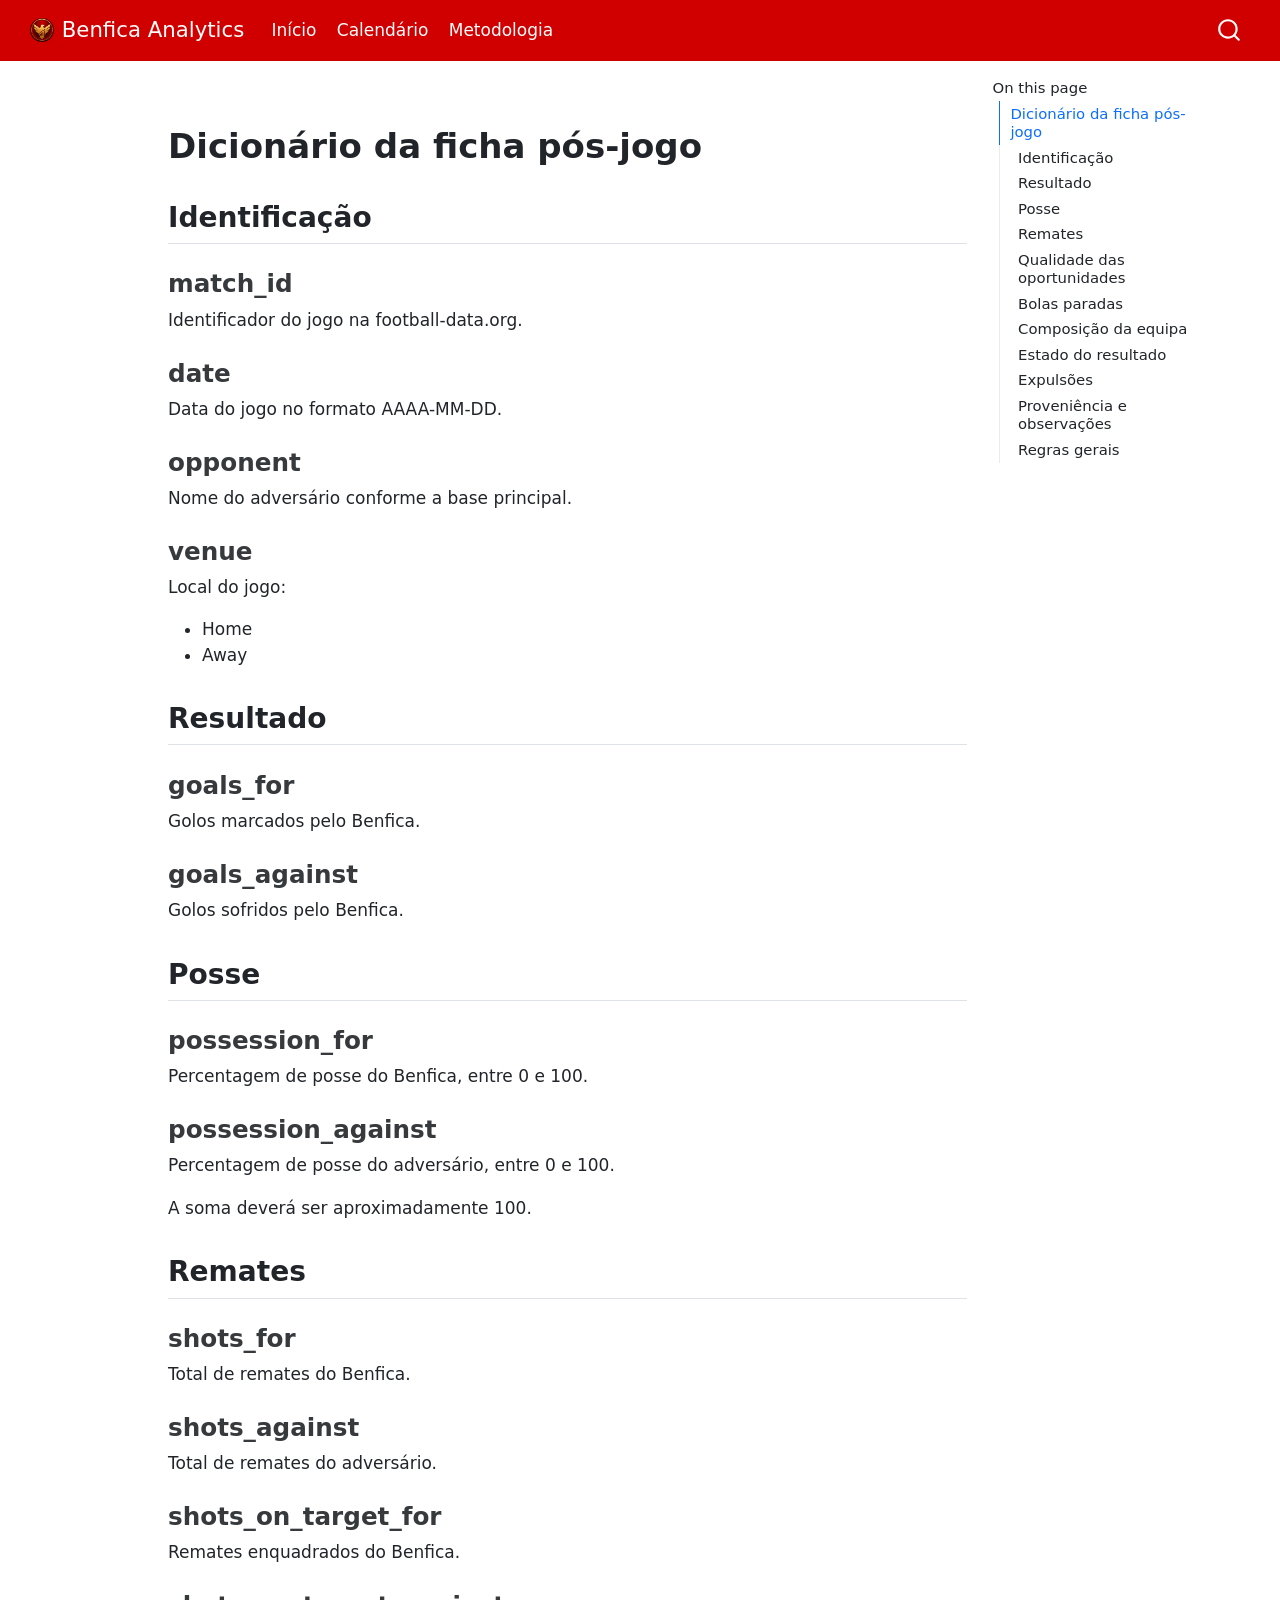
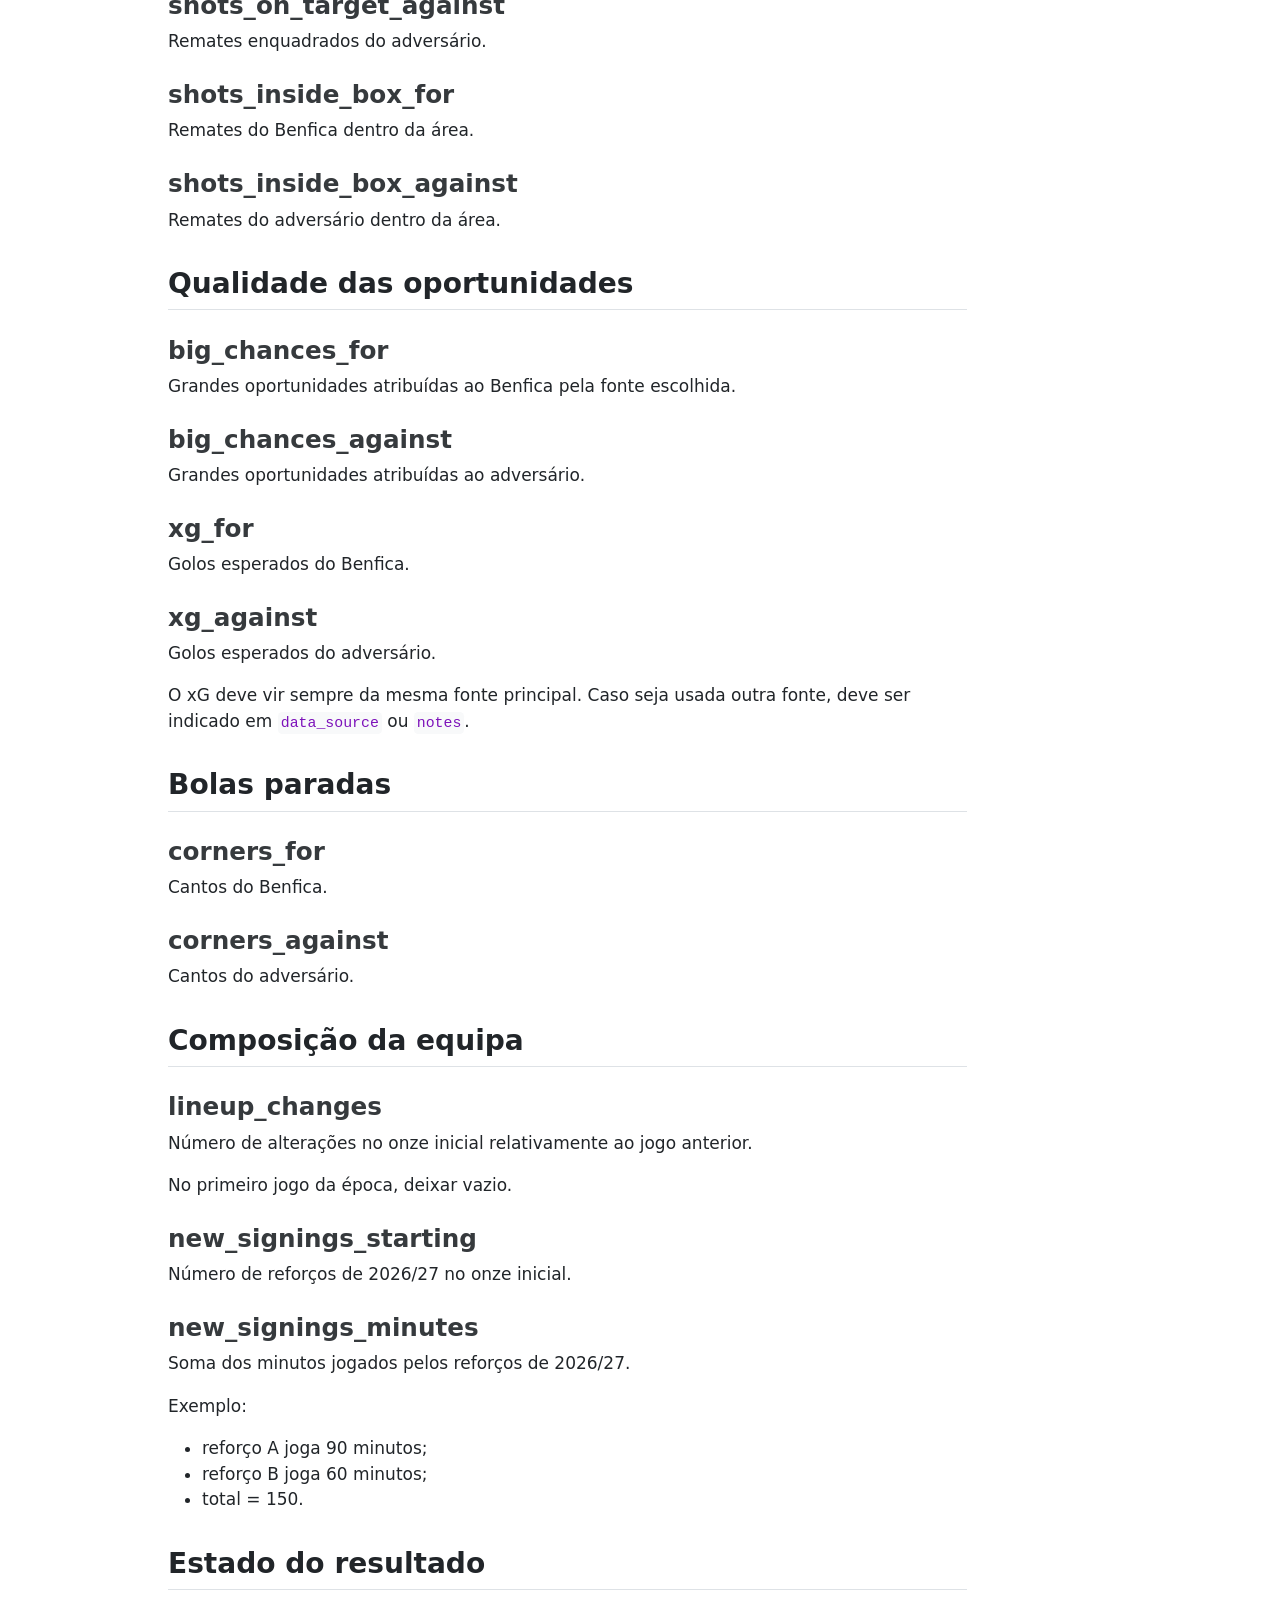
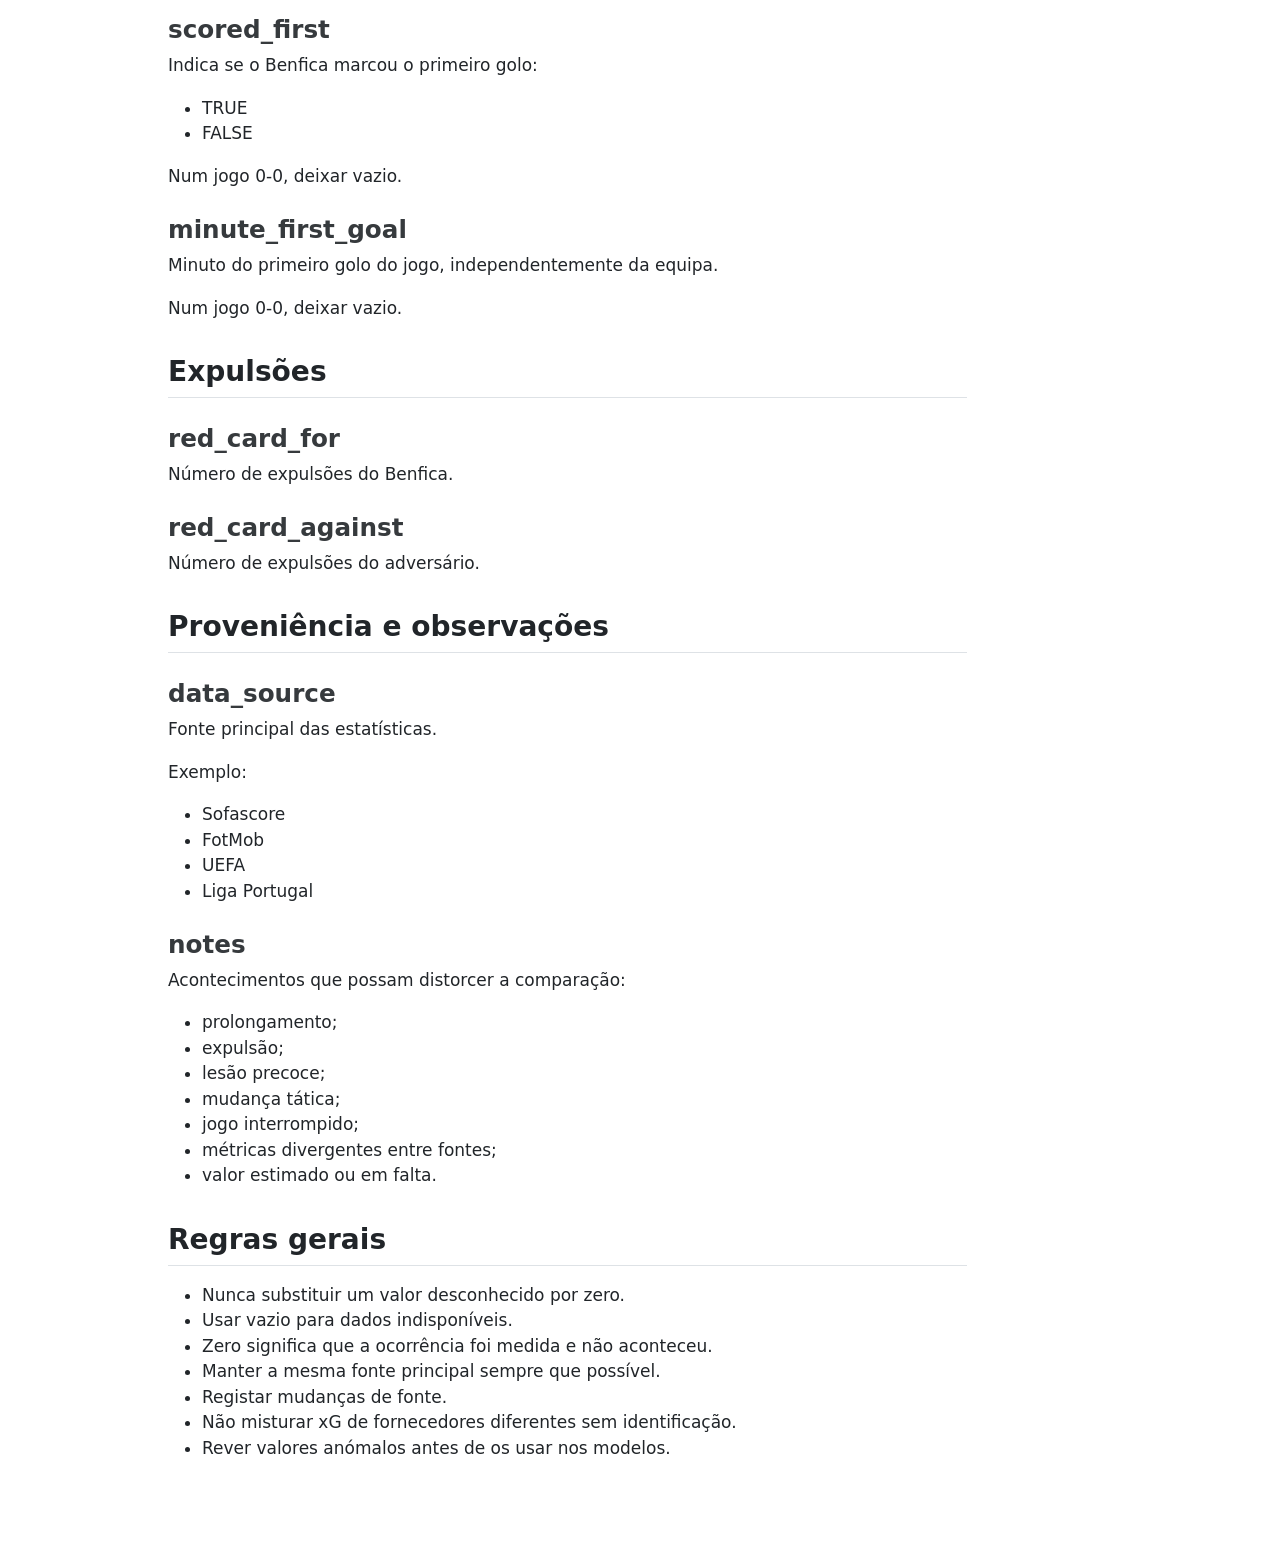
<file: docs/data/manual/MATCH_INPUT_DICTIONARY.html>
<!DOCTYPE html>
<html xmlns="http://www.w3.org/1999/xhtml" lang="en" xml:lang="en"><head>

<meta charset="utf-8">
<meta name="generator" content="quarto-1.4.557">

<meta name="viewport" content="width=device-width, initial-scale=1.0, user-scalable=yes">


<title>Benfica Analytics</title>
<style>
code{white-space: pre-wrap;}
span.smallcaps{font-variant: small-caps;}
div.columns{display: flex; gap: min(4vw, 1.5em);}
div.column{flex: auto; overflow-x: auto;}
div.hanging-indent{margin-left: 1.5em; text-indent: -1.5em;}
ul.task-list{list-style: none;}
ul.task-list li input[type="checkbox"] {
  width: 0.8em;
  margin: 0 0.8em 0.2em -1em; /* quarto-specific, see https://github.com/quarto-dev/quarto-cli/issues/4556 */ 
  vertical-align: middle;
}
</style>


<script src="../../site_libs/quarto-nav/quarto-nav.js"></script>
<script src="../../site_libs/quarto-nav/headroom.min.js"></script>
<script src="../../site_libs/clipboard/clipboard.min.js"></script>
<script src="../../site_libs/quarto-search/autocomplete.umd.js"></script>
<script src="../../site_libs/quarto-search/fuse.min.js"></script>
<script src="../../site_libs/quarto-search/quarto-search.js"></script>
<meta name="quarto:offset" content="../../">
<link href="../../images/benfica-analytics-logo.png" rel="icon" type="image/png">
<script src="../../site_libs/quarto-html/quarto.js"></script>
<script src="../../site_libs/quarto-html/popper.min.js"></script>
<script src="../../site_libs/quarto-html/tippy.umd.min.js"></script>
<script src="../../site_libs/quarto-html/anchor.min.js"></script>
<link href="../../site_libs/quarto-html/tippy.css" rel="stylesheet">
<link href="../../site_libs/quarto-html/quarto-syntax-highlighting.css" rel="stylesheet" id="quarto-text-highlighting-styles">
<script src="../../site_libs/bootstrap/bootstrap.min.js"></script>
<link href="../../site_libs/bootstrap/bootstrap-icons.css" rel="stylesheet">
<link href="../../site_libs/bootstrap/bootstrap.min.css" rel="stylesheet" id="quarto-bootstrap" data-mode="light">
<script id="quarto-search-options" type="application/json">{
  "location": "navbar",
  "copy-button": false,
  "collapse-after": 3,
  "panel-placement": "end",
  "type": "overlay",
  "limit": 50,
  "keyboard-shortcut": [
    "f",
    "/",
    "s"
  ],
  "show-item-context": false,
  "language": {
    "search-no-results-text": "No results",
    "search-matching-documents-text": "matching documents",
    "search-copy-link-title": "Copy link to search",
    "search-hide-matches-text": "Hide additional matches",
    "search-more-match-text": "more match in this document",
    "search-more-matches-text": "more matches in this document",
    "search-clear-button-title": "Clear",
    "search-text-placeholder": "",
    "search-detached-cancel-button-title": "Cancel",
    "search-submit-button-title": "Submit",
    "search-label": "Search"
  }
}</script>


</head>

<body class="nav-fixed">

<div id="quarto-search-results"></div>
  <header id="quarto-header" class="headroom fixed-top">
    <nav class="navbar navbar-expand-lg " data-bs-theme="dark">
      <div class="navbar-container container-fluid">
      <div class="navbar-brand-container mx-auto">
    <a href="../../index.html" class="navbar-brand navbar-brand-logo">
    <img src="../../images/benfica-analytics-logo.png" alt="" class="navbar-logo">
    </a>
    <a class="navbar-brand" href="../../index.html">
    <span class="navbar-title">Benfica Analytics</span>
    </a>
  </div>
            <div id="quarto-search" class="" title="Search"></div>
          <button class="navbar-toggler" type="button" data-bs-toggle="collapse" data-bs-target="#navbarCollapse" aria-controls="navbarCollapse" aria-expanded="false" aria-label="Toggle navigation" onclick="if (window.quartoToggleHeadroom) { window.quartoToggleHeadroom(); }">
  <span class="navbar-toggler-icon"></span>
</button>
          <div class="collapse navbar-collapse" id="navbarCollapse">
            <ul class="navbar-nav navbar-nav-scroll me-auto">
  <li class="nav-item">
    <a class="nav-link" href="../../index.html"> 
<span class="menu-text">Início</span></a>
  </li>  
  <li class="nav-item">
    <a class="nav-link" href="../../calendario.html"> 
<span class="menu-text">Calendário</span></a>
  </li>  
  <li class="nav-item">
    <a class="nav-link" href="../../metodologia.html"> 
<span class="menu-text">Metodologia</span></a>
  </li>  
</ul>
          </div> <!-- /navcollapse -->
          <div class="quarto-navbar-tools">
</div>
      </div> <!-- /container-fluid -->
    </nav>
</header>
<!-- content -->
<div id="quarto-content" class="quarto-container page-columns page-rows-contents page-layout-article page-navbar">
<!-- sidebar -->
<!-- margin-sidebar -->
    <div id="quarto-margin-sidebar" class="sidebar margin-sidebar">
        <nav id="TOC" role="doc-toc" class="toc-active">
    <h2 id="toc-title">On this page</h2>
   
  <ul>
  <li><a href="#dicionário-da-ficha-pós-jogo" id="toc-dicionário-da-ficha-pós-jogo" class="nav-link active" data-scroll-target="#dicionário-da-ficha-pós-jogo">Dicionário da ficha pós-jogo</a>
  <ul class="collapse">
  <li><a href="#identificação" id="toc-identificação" class="nav-link" data-scroll-target="#identificação">Identificação</a>
  <ul class="collapse">
  <li><a href="#match_id" id="toc-match_id" class="nav-link" data-scroll-target="#match_id">match_id</a></li>
  <li><a href="#date" id="toc-date" class="nav-link" data-scroll-target="#date">date</a></li>
  <li><a href="#opponent" id="toc-opponent" class="nav-link" data-scroll-target="#opponent">opponent</a></li>
  <li><a href="#venue" id="toc-venue" class="nav-link" data-scroll-target="#venue">venue</a></li>
  </ul></li>
  <li><a href="#resultado" id="toc-resultado" class="nav-link" data-scroll-target="#resultado">Resultado</a>
  <ul class="collapse">
  <li><a href="#goals_for" id="toc-goals_for" class="nav-link" data-scroll-target="#goals_for">goals_for</a></li>
  <li><a href="#goals_against" id="toc-goals_against" class="nav-link" data-scroll-target="#goals_against">goals_against</a></li>
  </ul></li>
  <li><a href="#posse" id="toc-posse" class="nav-link" data-scroll-target="#posse">Posse</a>
  <ul class="collapse">
  <li><a href="#possession_for" id="toc-possession_for" class="nav-link" data-scroll-target="#possession_for">possession_for</a></li>
  <li><a href="#possession_against" id="toc-possession_against" class="nav-link" data-scroll-target="#possession_against">possession_against</a></li>
  </ul></li>
  <li><a href="#remates" id="toc-remates" class="nav-link" data-scroll-target="#remates">Remates</a>
  <ul class="collapse">
  <li><a href="#shots_for" id="toc-shots_for" class="nav-link" data-scroll-target="#shots_for">shots_for</a></li>
  <li><a href="#shots_against" id="toc-shots_against" class="nav-link" data-scroll-target="#shots_against">shots_against</a></li>
  <li><a href="#shots_on_target_for" id="toc-shots_on_target_for" class="nav-link" data-scroll-target="#shots_on_target_for">shots_on_target_for</a></li>
  <li><a href="#shots_on_target_against" id="toc-shots_on_target_against" class="nav-link" data-scroll-target="#shots_on_target_against">shots_on_target_against</a></li>
  <li><a href="#shots_inside_box_for" id="toc-shots_inside_box_for" class="nav-link" data-scroll-target="#shots_inside_box_for">shots_inside_box_for</a></li>
  <li><a href="#shots_inside_box_against" id="toc-shots_inside_box_against" class="nav-link" data-scroll-target="#shots_inside_box_against">shots_inside_box_against</a></li>
  </ul></li>
  <li><a href="#qualidade-das-oportunidades" id="toc-qualidade-das-oportunidades" class="nav-link" data-scroll-target="#qualidade-das-oportunidades">Qualidade das oportunidades</a>
  <ul class="collapse">
  <li><a href="#big_chances_for" id="toc-big_chances_for" class="nav-link" data-scroll-target="#big_chances_for">big_chances_for</a></li>
  <li><a href="#big_chances_against" id="toc-big_chances_against" class="nav-link" data-scroll-target="#big_chances_against">big_chances_against</a></li>
  <li><a href="#xg_for" id="toc-xg_for" class="nav-link" data-scroll-target="#xg_for">xg_for</a></li>
  <li><a href="#xg_against" id="toc-xg_against" class="nav-link" data-scroll-target="#xg_against">xg_against</a></li>
  </ul></li>
  <li><a href="#bolas-paradas" id="toc-bolas-paradas" class="nav-link" data-scroll-target="#bolas-paradas">Bolas paradas</a>
  <ul class="collapse">
  <li><a href="#corners_for" id="toc-corners_for" class="nav-link" data-scroll-target="#corners_for">corners_for</a></li>
  <li><a href="#corners_against" id="toc-corners_against" class="nav-link" data-scroll-target="#corners_against">corners_against</a></li>
  </ul></li>
  <li><a href="#composição-da-equipa" id="toc-composição-da-equipa" class="nav-link" data-scroll-target="#composição-da-equipa">Composição da equipa</a>
  <ul class="collapse">
  <li><a href="#lineup_changes" id="toc-lineup_changes" class="nav-link" data-scroll-target="#lineup_changes">lineup_changes</a></li>
  <li><a href="#new_signings_starting" id="toc-new_signings_starting" class="nav-link" data-scroll-target="#new_signings_starting">new_signings_starting</a></li>
  <li><a href="#new_signings_minutes" id="toc-new_signings_minutes" class="nav-link" data-scroll-target="#new_signings_minutes">new_signings_minutes</a></li>
  </ul></li>
  <li><a href="#estado-do-resultado" id="toc-estado-do-resultado" class="nav-link" data-scroll-target="#estado-do-resultado">Estado do resultado</a>
  <ul class="collapse">
  <li><a href="#scored_first" id="toc-scored_first" class="nav-link" data-scroll-target="#scored_first">scored_first</a></li>
  <li><a href="#minute_first_goal" id="toc-minute_first_goal" class="nav-link" data-scroll-target="#minute_first_goal">minute_first_goal</a></li>
  </ul></li>
  <li><a href="#expulsões" id="toc-expulsões" class="nav-link" data-scroll-target="#expulsões">Expulsões</a>
  <ul class="collapse">
  <li><a href="#red_card_for" id="toc-red_card_for" class="nav-link" data-scroll-target="#red_card_for">red_card_for</a></li>
  <li><a href="#red_card_against" id="toc-red_card_against" class="nav-link" data-scroll-target="#red_card_against">red_card_against</a></li>
  </ul></li>
  <li><a href="#proveniência-e-observações" id="toc-proveniência-e-observações" class="nav-link" data-scroll-target="#proveniência-e-observações">Proveniência e observações</a>
  <ul class="collapse">
  <li><a href="#data_source" id="toc-data_source" class="nav-link" data-scroll-target="#data_source">data_source</a></li>
  <li><a href="#notes" id="toc-notes" class="nav-link" data-scroll-target="#notes">notes</a></li>
  </ul></li>
  <li><a href="#regras-gerais" id="toc-regras-gerais" class="nav-link" data-scroll-target="#regras-gerais">Regras gerais</a></li>
  </ul></li>
  </ul>
</nav>
    </div>
<!-- main -->
<main class="content" id="quarto-document-content">




<section id="dicionário-da-ficha-pós-jogo" class="level1">
<h1>Dicionário da ficha pós-jogo</h1>
<section id="identificação" class="level2">
<h2 class="anchored" data-anchor-id="identificação">Identificação</h2>
<section id="match_id" class="level3">
<h3 class="anchored" data-anchor-id="match_id">match_id</h3>
<p>Identificador do jogo na football-data.org.</p>
</section>
<section id="date" class="level3">
<h3 class="anchored" data-anchor-id="date">date</h3>
<p>Data do jogo no formato AAAA-MM-DD.</p>
</section>
<section id="opponent" class="level3">
<h3 class="anchored" data-anchor-id="opponent">opponent</h3>
<p>Nome do adversário conforme a base principal.</p>
</section>
<section id="venue" class="level3">
<h3 class="anchored" data-anchor-id="venue">venue</h3>
<p>Local do jogo:</p>
<ul>
<li>Home</li>
<li>Away</li>
</ul>
</section>
</section>
<section id="resultado" class="level2">
<h2 class="anchored" data-anchor-id="resultado">Resultado</h2>
<section id="goals_for" class="level3">
<h3 class="anchored" data-anchor-id="goals_for">goals_for</h3>
<p>Golos marcados pelo Benfica.</p>
</section>
<section id="goals_against" class="level3">
<h3 class="anchored" data-anchor-id="goals_against">goals_against</h3>
<p>Golos sofridos pelo Benfica.</p>
</section>
</section>
<section id="posse" class="level2">
<h2 class="anchored" data-anchor-id="posse">Posse</h2>
<section id="possession_for" class="level3">
<h3 class="anchored" data-anchor-id="possession_for">possession_for</h3>
<p>Percentagem de posse do Benfica, entre 0 e 100.</p>
</section>
<section id="possession_against" class="level3">
<h3 class="anchored" data-anchor-id="possession_against">possession_against</h3>
<p>Percentagem de posse do adversário, entre 0 e 100.</p>
<p>A soma deverá ser aproximadamente 100.</p>
</section>
</section>
<section id="remates" class="level2">
<h2 class="anchored" data-anchor-id="remates">Remates</h2>
<section id="shots_for" class="level3">
<h3 class="anchored" data-anchor-id="shots_for">shots_for</h3>
<p>Total de remates do Benfica.</p>
</section>
<section id="shots_against" class="level3">
<h3 class="anchored" data-anchor-id="shots_against">shots_against</h3>
<p>Total de remates do adversário.</p>
</section>
<section id="shots_on_target_for" class="level3">
<h3 class="anchored" data-anchor-id="shots_on_target_for">shots_on_target_for</h3>
<p>Remates enquadrados do Benfica.</p>
</section>
<section id="shots_on_target_against" class="level3">
<h3 class="anchored" data-anchor-id="shots_on_target_against">shots_on_target_against</h3>
<p>Remates enquadrados do adversário.</p>
</section>
<section id="shots_inside_box_for" class="level3">
<h3 class="anchored" data-anchor-id="shots_inside_box_for">shots_inside_box_for</h3>
<p>Remates do Benfica dentro da área.</p>
</section>
<section id="shots_inside_box_against" class="level3">
<h3 class="anchored" data-anchor-id="shots_inside_box_against">shots_inside_box_against</h3>
<p>Remates do adversário dentro da área.</p>
</section>
</section>
<section id="qualidade-das-oportunidades" class="level2">
<h2 class="anchored" data-anchor-id="qualidade-das-oportunidades">Qualidade das oportunidades</h2>
<section id="big_chances_for" class="level3">
<h3 class="anchored" data-anchor-id="big_chances_for">big_chances_for</h3>
<p>Grandes oportunidades atribuídas ao Benfica pela fonte escolhida.</p>
</section>
<section id="big_chances_against" class="level3">
<h3 class="anchored" data-anchor-id="big_chances_against">big_chances_against</h3>
<p>Grandes oportunidades atribuídas ao adversário.</p>
</section>
<section id="xg_for" class="level3">
<h3 class="anchored" data-anchor-id="xg_for">xg_for</h3>
<p>Golos esperados do Benfica.</p>
</section>
<section id="xg_against" class="level3">
<h3 class="anchored" data-anchor-id="xg_against">xg_against</h3>
<p>Golos esperados do adversário.</p>
<p>O xG deve vir sempre da mesma fonte principal. Caso seja usada outra fonte, deve ser indicado em <code>data_source</code> ou <code>notes</code>.</p>
</section>
</section>
<section id="bolas-paradas" class="level2">
<h2 class="anchored" data-anchor-id="bolas-paradas">Bolas paradas</h2>
<section id="corners_for" class="level3">
<h3 class="anchored" data-anchor-id="corners_for">corners_for</h3>
<p>Cantos do Benfica.</p>
</section>
<section id="corners_against" class="level3">
<h3 class="anchored" data-anchor-id="corners_against">corners_against</h3>
<p>Cantos do adversário.</p>
</section>
</section>
<section id="composição-da-equipa" class="level2">
<h2 class="anchored" data-anchor-id="composição-da-equipa">Composição da equipa</h2>
<section id="lineup_changes" class="level3">
<h3 class="anchored" data-anchor-id="lineup_changes">lineup_changes</h3>
<p>Número de alterações no onze inicial relativamente ao jogo anterior.</p>
<p>No primeiro jogo da época, deixar vazio.</p>
</section>
<section id="new_signings_starting" class="level3">
<h3 class="anchored" data-anchor-id="new_signings_starting">new_signings_starting</h3>
<p>Número de reforços de 2026/27 no onze inicial.</p>
</section>
<section id="new_signings_minutes" class="level3">
<h3 class="anchored" data-anchor-id="new_signings_minutes">new_signings_minutes</h3>
<p>Soma dos minutos jogados pelos reforços de 2026/27.</p>
<p>Exemplo:</p>
<ul>
<li>reforço A joga 90 minutos;</li>
<li>reforço B joga 60 minutos;</li>
<li>total = 150.</li>
</ul>
</section>
</section>
<section id="estado-do-resultado" class="level2">
<h2 class="anchored" data-anchor-id="estado-do-resultado">Estado do resultado</h2>
<section id="scored_first" class="level3">
<h3 class="anchored" data-anchor-id="scored_first">scored_first</h3>
<p>Indica se o Benfica marcou o primeiro golo:</p>
<ul>
<li>TRUE</li>
<li>FALSE</li>
</ul>
<p>Num jogo 0-0, deixar vazio.</p>
</section>
<section id="minute_first_goal" class="level3">
<h3 class="anchored" data-anchor-id="minute_first_goal">minute_first_goal</h3>
<p>Minuto do primeiro golo do jogo, independentemente da equipa.</p>
<p>Num jogo 0-0, deixar vazio.</p>
</section>
</section>
<section id="expulsões" class="level2">
<h2 class="anchored" data-anchor-id="expulsões">Expulsões</h2>
<section id="red_card_for" class="level3">
<h3 class="anchored" data-anchor-id="red_card_for">red_card_for</h3>
<p>Número de expulsões do Benfica.</p>
</section>
<section id="red_card_against" class="level3">
<h3 class="anchored" data-anchor-id="red_card_against">red_card_against</h3>
<p>Número de expulsões do adversário.</p>
</section>
</section>
<section id="proveniência-e-observações" class="level2">
<h2 class="anchored" data-anchor-id="proveniência-e-observações">Proveniência e observações</h2>
<section id="data_source" class="level3">
<h3 class="anchored" data-anchor-id="data_source">data_source</h3>
<p>Fonte principal das estatísticas.</p>
<p>Exemplo:</p>
<ul>
<li>Sofascore</li>
<li>FotMob</li>
<li>UEFA</li>
<li>Liga Portugal</li>
</ul>
</section>
<section id="notes" class="level3">
<h3 class="anchored" data-anchor-id="notes">notes</h3>
<p>Acontecimentos que possam distorcer a comparação:</p>
<ul>
<li>prolongamento;</li>
<li>expulsão;</li>
<li>lesão precoce;</li>
<li>mudança tática;</li>
<li>jogo interrompido;</li>
<li>métricas divergentes entre fontes;</li>
<li>valor estimado ou em falta.</li>
</ul>
</section>
</section>
<section id="regras-gerais" class="level2">
<h2 class="anchored" data-anchor-id="regras-gerais">Regras gerais</h2>
<ul>
<li>Nunca substituir um valor desconhecido por zero.</li>
<li>Usar vazio para dados indisponíveis.</li>
<li>Zero significa que a ocorrência foi medida e não aconteceu.</li>
<li>Manter a mesma fonte principal sempre que possível.</li>
<li>Registar mudanças de fonte.</li>
<li>Não misturar xG de fornecedores diferentes sem identificação.</li>
<li>Rever valores anómalos antes de os usar nos modelos.</li>
</ul>


</section>
</section>

</main> <!-- /main -->
<script id="quarto-html-after-body" type="application/javascript">
window.document.addEventListener("DOMContentLoaded", function (event) {
  const toggleBodyColorMode = (bsSheetEl) => {
    const mode = bsSheetEl.getAttribute("data-mode");
    const bodyEl = window.document.querySelector("body");
    if (mode === "dark") {
      bodyEl.classList.add("quarto-dark");
      bodyEl.classList.remove("quarto-light");
    } else {
      bodyEl.classList.add("quarto-light");
      bodyEl.classList.remove("quarto-dark");
    }
  }
  const toggleBodyColorPrimary = () => {
    const bsSheetEl = window.document.querySelector("link#quarto-bootstrap");
    if (bsSheetEl) {
      toggleBodyColorMode(bsSheetEl);
    }
  }
  toggleBodyColorPrimary();  
  const icon = "";
  const anchorJS = new window.AnchorJS();
  anchorJS.options = {
    placement: 'right',
    icon: icon
  };
  anchorJS.add('.anchored');
  const isCodeAnnotation = (el) => {
    for (const clz of el.classList) {
      if (clz.startsWith('code-annotation-')) {                     
        return true;
      }
    }
    return false;
  }
  const clipboard = new window.ClipboardJS('.code-copy-button', {
    text: function(trigger) {
      const codeEl = trigger.previousElementSibling.cloneNode(true);
      for (const childEl of codeEl.children) {
        if (isCodeAnnotation(childEl)) {
          childEl.remove();
        }
      }
      return codeEl.innerText;
    }
  });
  clipboard.on('success', function(e) {
    // button target
    const button = e.trigger;
    // don't keep focus
    button.blur();
    // flash "checked"
    button.classList.add('code-copy-button-checked');
    var currentTitle = button.getAttribute("title");
    button.setAttribute("title", "Copied!");
    let tooltip;
    if (window.bootstrap) {
      button.setAttribute("data-bs-toggle", "tooltip");
      button.setAttribute("data-bs-placement", "left");
      button.setAttribute("data-bs-title", "Copied!");
      tooltip = new bootstrap.Tooltip(button, 
        { trigger: "manual", 
          customClass: "code-copy-button-tooltip",
          offset: [0, -8]});
      tooltip.show();    
    }
    setTimeout(function() {
      if (tooltip) {
        tooltip.hide();
        button.removeAttribute("data-bs-title");
        button.removeAttribute("data-bs-toggle");
        button.removeAttribute("data-bs-placement");
      }
      button.setAttribute("title", currentTitle);
      button.classList.remove('code-copy-button-checked');
    }, 1000);
    // clear code selection
    e.clearSelection();
  });
    var localhostRegex = new RegExp(/^(?:http|https):\/\/localhost\:?[0-9]*\//);
    var mailtoRegex = new RegExp(/^mailto:/);
      var filterRegex = new RegExp('/' + window.location.host + '/');
    var isInternal = (href) => {
        return filterRegex.test(href) || localhostRegex.test(href) || mailtoRegex.test(href);
    }
    // Inspect non-navigation links and adorn them if external
 	var links = window.document.querySelectorAll('a[href]:not(.nav-link):not(.navbar-brand):not(.toc-action):not(.sidebar-link):not(.sidebar-item-toggle):not(.pagination-link):not(.no-external):not([aria-hidden]):not(.dropdown-item):not(.quarto-navigation-tool)');
    for (var i=0; i<links.length; i++) {
      const link = links[i];
      if (!isInternal(link.href)) {
        // undo the damage that might have been done by quarto-nav.js in the case of
        // links that we want to consider external
        if (link.dataset.originalHref !== undefined) {
          link.href = link.dataset.originalHref;
        }
      }
    }
  function tippyHover(el, contentFn, onTriggerFn, onUntriggerFn) {
    const config = {
      allowHTML: true,
      maxWidth: 500,
      delay: 100,
      arrow: false,
      appendTo: function(el) {
          return el.parentElement;
      },
      interactive: true,
      interactiveBorder: 10,
      theme: 'quarto',
      placement: 'bottom-start',
    };
    if (contentFn) {
      config.content = contentFn;
    }
    if (onTriggerFn) {
      config.onTrigger = onTriggerFn;
    }
    if (onUntriggerFn) {
      config.onUntrigger = onUntriggerFn;
    }
    window.tippy(el, config); 
  }
  const noterefs = window.document.querySelectorAll('a[role="doc-noteref"]');
  for (var i=0; i<noterefs.length; i++) {
    const ref = noterefs[i];
    tippyHover(ref, function() {
      // use id or data attribute instead here
      let href = ref.getAttribute('data-footnote-href') || ref.getAttribute('href');
      try { href = new URL(href).hash; } catch {}
      const id = href.replace(/^#\/?/, "");
      const note = window.document.getElementById(id);
      if (note) {
        return note.innerHTML;
      } else {
        return "";
      }
    });
  }
  const xrefs = window.document.querySelectorAll('a.quarto-xref');
  const processXRef = (id, note) => {
    // Strip column container classes
    const stripColumnClz = (el) => {
      el.classList.remove("page-full", "page-columns");
      if (el.children) {
        for (const child of el.children) {
          stripColumnClz(child);
        }
      }
    }
    stripColumnClz(note)
    if (id === null || id.startsWith('sec-')) {
      // Special case sections, only their first couple elements
      const container = document.createElement("div");
      if (note.children && note.children.length > 2) {
        container.appendChild(note.children[0].cloneNode(true));
        for (let i = 1; i < note.children.length; i++) {
          const child = note.children[i];
          if (child.tagName === "P" && child.innerText === "") {
            continue;
          } else {
            container.appendChild(child.cloneNode(true));
            break;
          }
        }
        if (window.Quarto?.typesetMath) {
          window.Quarto.typesetMath(container);
        }
        return container.innerHTML
      } else {
        if (window.Quarto?.typesetMath) {
          window.Quarto.typesetMath(note);
        }
        return note.innerHTML;
      }
    } else {
      // Remove any anchor links if they are present
      const anchorLink = note.querySelector('a.anchorjs-link');
      if (anchorLink) {
        anchorLink.remove();
      }
      if (window.Quarto?.typesetMath) {
        window.Quarto.typesetMath(note);
      }
      // TODO in 1.5, we should make sure this works without a callout special case
      if (note.classList.contains("callout")) {
        return note.outerHTML;
      } else {
        return note.innerHTML;
      }
    }
  }
  for (var i=0; i<xrefs.length; i++) {
    const xref = xrefs[i];
    tippyHover(xref, undefined, function(instance) {
      instance.disable();
      let url = xref.getAttribute('href');
      let hash = undefined; 
      if (url.startsWith('#')) {
        hash = url;
      } else {
        try { hash = new URL(url).hash; } catch {}
      }
      if (hash) {
        const id = hash.replace(/^#\/?/, "");
        const note = window.document.getElementById(id);
        if (note !== null) {
          try {
            const html = processXRef(id, note.cloneNode(true));
            instance.setContent(html);
          } finally {
            instance.enable();
            instance.show();
          }
        } else {
          // See if we can fetch this
          fetch(url.split('#')[0])
          .then(res => res.text())
          .then(html => {
            const parser = new DOMParser();
            const htmlDoc = parser.parseFromString(html, "text/html");
            const note = htmlDoc.getElementById(id);
            if (note !== null) {
              const html = processXRef(id, note);
              instance.setContent(html);
            } 
          }).finally(() => {
            instance.enable();
            instance.show();
          });
        }
      } else {
        // See if we can fetch a full url (with no hash to target)
        // This is a special case and we should probably do some content thinning / targeting
        fetch(url)
        .then(res => res.text())
        .then(html => {
          const parser = new DOMParser();
          const htmlDoc = parser.parseFromString(html, "text/html");
          const note = htmlDoc.querySelector('main.content');
          if (note !== null) {
            // This should only happen for chapter cross references
            // (since there is no id in the URL)
            // remove the first header
            if (note.children.length > 0 && note.children[0].tagName === "HEADER") {
              note.children[0].remove();
            }
            const html = processXRef(null, note);
            instance.setContent(html);
          } 
        }).finally(() => {
          instance.enable();
          instance.show();
        });
      }
    }, function(instance) {
    });
  }
      let selectedAnnoteEl;
      const selectorForAnnotation = ( cell, annotation) => {
        let cellAttr = 'data-code-cell="' + cell + '"';
        let lineAttr = 'data-code-annotation="' +  annotation + '"';
        const selector = 'span[' + cellAttr + '][' + lineAttr + ']';
        return selector;
      }
      const selectCodeLines = (annoteEl) => {
        const doc = window.document;
        const targetCell = annoteEl.getAttribute("data-target-cell");
        const targetAnnotation = annoteEl.getAttribute("data-target-annotation");
        const annoteSpan = window.document.querySelector(selectorForAnnotation(targetCell, targetAnnotation));
        const lines = annoteSpan.getAttribute("data-code-lines").split(",");
        const lineIds = lines.map((line) => {
          return targetCell + "-" + line;
        })
        let top = null;
        let height = null;
        let parent = null;
        if (lineIds.length > 0) {
            //compute the position of the single el (top and bottom and make a div)
            const el = window.document.getElementById(lineIds[0]);
            top = el.offsetTop;
            height = el.offsetHeight;
            parent = el.parentElement.parentElement;
          if (lineIds.length > 1) {
            const lastEl = window.document.getElementById(lineIds[lineIds.length - 1]);
            const bottom = lastEl.offsetTop + lastEl.offsetHeight;
            height = bottom - top;
          }
          if (top !== null && height !== null && parent !== null) {
            // cook up a div (if necessary) and position it 
            let div = window.document.getElementById("code-annotation-line-highlight");
            if (div === null) {
              div = window.document.createElement("div");
              div.setAttribute("id", "code-annotation-line-highlight");
              div.style.position = 'absolute';
              parent.appendChild(div);
            }
            div.style.top = top - 2 + "px";
            div.style.height = height + 4 + "px";
            div.style.left = 0;
            let gutterDiv = window.document.getElementById("code-annotation-line-highlight-gutter");
            if (gutterDiv === null) {
              gutterDiv = window.document.createElement("div");
              gutterDiv.setAttribute("id", "code-annotation-line-highlight-gutter");
              gutterDiv.style.position = 'absolute';
              const codeCell = window.document.getElementById(targetCell);
              const gutter = codeCell.querySelector('.code-annotation-gutter');
              gutter.appendChild(gutterDiv);
            }
            gutterDiv.style.top = top - 2 + "px";
            gutterDiv.style.height = height + 4 + "px";
          }
          selectedAnnoteEl = annoteEl;
        }
      };
      const unselectCodeLines = () => {
        const elementsIds = ["code-annotation-line-highlight", "code-annotation-line-highlight-gutter"];
        elementsIds.forEach((elId) => {
          const div = window.document.getElementById(elId);
          if (div) {
            div.remove();
          }
        });
        selectedAnnoteEl = undefined;
      };
        // Handle positioning of the toggle
    window.addEventListener(
      "resize",
      throttle(() => {
        elRect = undefined;
        if (selectedAnnoteEl) {
          selectCodeLines(selectedAnnoteEl);
        }
      }, 10)
    );
    function throttle(fn, ms) {
    let throttle = false;
    let timer;
      return (...args) => {
        if(!throttle) { // first call gets through
            fn.apply(this, args);
            throttle = true;
        } else { // all the others get throttled
            if(timer) clearTimeout(timer); // cancel #2
            timer = setTimeout(() => {
              fn.apply(this, args);
              timer = throttle = false;
            }, ms);
        }
      };
    }
      // Attach click handler to the DT
      const annoteDls = window.document.querySelectorAll('dt[data-target-cell]');
      for (const annoteDlNode of annoteDls) {
        annoteDlNode.addEventListener('click', (event) => {
          const clickedEl = event.target;
          if (clickedEl !== selectedAnnoteEl) {
            unselectCodeLines();
            const activeEl = window.document.querySelector('dt[data-target-cell].code-annotation-active');
            if (activeEl) {
              activeEl.classList.remove('code-annotation-active');
            }
            selectCodeLines(clickedEl);
            clickedEl.classList.add('code-annotation-active');
          } else {
            // Unselect the line
            unselectCodeLines();
            clickedEl.classList.remove('code-annotation-active');
          }
        });
      }
  const findCites = (el) => {
    const parentEl = el.parentElement;
    if (parentEl) {
      const cites = parentEl.dataset.cites;
      if (cites) {
        return {
          el,
          cites: cites.split(' ')
        };
      } else {
        return findCites(el.parentElement)
      }
    } else {
      return undefined;
    }
  };
  var bibliorefs = window.document.querySelectorAll('a[role="doc-biblioref"]');
  for (var i=0; i<bibliorefs.length; i++) {
    const ref = bibliorefs[i];
    const citeInfo = findCites(ref);
    if (citeInfo) {
      tippyHover(citeInfo.el, function() {
        var popup = window.document.createElement('div');
        citeInfo.cites.forEach(function(cite) {
          var citeDiv = window.document.createElement('div');
          citeDiv.classList.add('hanging-indent');
          citeDiv.classList.add('csl-entry');
          var biblioDiv = window.document.getElementById('ref-' + cite);
          if (biblioDiv) {
            citeDiv.innerHTML = biblioDiv.innerHTML;
          }
          popup.appendChild(citeDiv);
        });
        return popup.innerHTML;
      });
    }
  }
});
</script>
</div> <!-- /content -->




</body></html>
</file>
<file: docs/site_libs/quarto-html/tippy.css>
.tippy-box[data-animation=fade][data-state=hidden]{opacity:0}[data-tippy-root]{max-width:calc(100vw - 10px)}.tippy-box{position:relative;background-color:#333;color:#fff;border-radius:4px;font-size:14px;line-height:1.4;white-space:normal;outline:0;transition-property:transform,visibility,opacity}.tippy-box[data-placement^=top]>.tippy-arrow{bottom:0}.tippy-box[data-placement^=top]>.tippy-arrow:before{bottom:-7px;left:0;border-width:8px 8px 0;border-top-color:initial;transform-origin:center top}.tippy-box[data-placement^=bottom]>.tippy-arrow{top:0}.tippy-box[data-placement^=bottom]>.tippy-arrow:before{top:-7px;left:0;border-width:0 8px 8px;border-bottom-color:initial;transform-origin:center bottom}.tippy-box[data-placement^=left]>.tippy-arrow{right:0}.tippy-box[data-placement^=left]>.tippy-arrow:before{border-width:8px 0 8px 8px;border-left-color:initial;right:-7px;transform-origin:center left}.tippy-box[data-placement^=right]>.tippy-arrow{left:0}.tippy-box[data-placement^=right]>.tippy-arrow:before{left:-7px;border-width:8px 8px 8px 0;border-right-color:initial;transform-origin:center right}.tippy-box[data-inertia][data-state=visible]{transition-timing-function:cubic-bezier(.54,1.5,.38,1.11)}.tippy-arrow{width:16px;height:16px;color:#333}.tippy-arrow:before{content:"";position:absolute;border-color:transparent;border-style:solid}.tippy-content{position:relative;padding:5px 9px;z-index:1}
</file>
<file: docs/site_libs/quarto-html/quarto-syntax-highlighting.css>
/* quarto syntax highlight colors */
:root {
  --quarto-hl-ot-color: #003B4F;
  --quarto-hl-at-color: #657422;
  --quarto-hl-ss-color: #20794D;
  --quarto-hl-an-color: #5E5E5E;
  --quarto-hl-fu-color: #4758AB;
  --quarto-hl-st-color: #20794D;
  --quarto-hl-cf-color: #003B4F;
  --quarto-hl-op-color: #5E5E5E;
  --quarto-hl-er-color: #AD0000;
  --quarto-hl-bn-color: #AD0000;
  --quarto-hl-al-color: #AD0000;
  --quarto-hl-va-color: #111111;
  --quarto-hl-bu-color: inherit;
  --quarto-hl-ex-color: inherit;
  --quarto-hl-pp-color: #AD0000;
  --quarto-hl-in-color: #5E5E5E;
  --quarto-hl-vs-color: #20794D;
  --quarto-hl-wa-color: #5E5E5E;
  --quarto-hl-do-color: #5E5E5E;
  --quarto-hl-im-color: #00769E;
  --quarto-hl-ch-color: #20794D;
  --quarto-hl-dt-color: #AD0000;
  --quarto-hl-fl-color: #AD0000;
  --quarto-hl-co-color: #5E5E5E;
  --quarto-hl-cv-color: #5E5E5E;
  --quarto-hl-cn-color: #8f5902;
  --quarto-hl-sc-color: #5E5E5E;
  --quarto-hl-dv-color: #AD0000;
  --quarto-hl-kw-color: #003B4F;
}

/* other quarto variables */
:root {
  --quarto-font-monospace: SFMono-Regular, Menlo, Monaco, Consolas, "Liberation Mono", "Courier New", monospace;
}

pre > code.sourceCode > span {
  color: #003B4F;
}

code span {
  color: #003B4F;
}

code.sourceCode > span {
  color: #003B4F;
}

div.sourceCode,
div.sourceCode pre.sourceCode {
  color: #003B4F;
}

code span.ot {
  color: #003B4F;
  font-style: inherit;
}

code span.at {
  color: #657422;
  font-style: inherit;
}

code span.ss {
  color: #20794D;
  font-style: inherit;
}

code span.an {
  color: #5E5E5E;
  font-style: inherit;
}

code span.fu {
  color: #4758AB;
  font-style: inherit;
}

code span.st {
  color: #20794D;
  font-style: inherit;
}

code span.cf {
  color: #003B4F;
  font-style: inherit;
}

code span.op {
  color: #5E5E5E;
  font-style: inherit;
}

code span.er {
  color: #AD0000;
  font-style: inherit;
}

code span.bn {
  color: #AD0000;
  font-style: inherit;
}

code span.al {
  color: #AD0000;
  font-style: inherit;
}

code span.va {
  color: #111111;
  font-style: inherit;
}

code span.bu {
  font-style: inherit;
}

code span.ex {
  font-style: inherit;
}

code span.pp {
  color: #AD0000;
  font-style: inherit;
}

code span.in {
  color: #5E5E5E;
  font-style: inherit;
}

code span.vs {
  color: #20794D;
  font-style: inherit;
}

code span.wa {
  color: #5E5E5E;
  font-style: italic;
}

code span.do {
  color: #5E5E5E;
  font-style: italic;
}

code span.im {
  color: #00769E;
  font-style: inherit;
}

code span.ch {
  color: #20794D;
  font-style: inherit;
}

code span.dt {
  color: #AD0000;
  font-style: inherit;
}

code span.fl {
  color: #AD0000;
  font-style: inherit;
}

code span.co {
  color: #5E5E5E;
  font-style: inherit;
}

code span.cv {
  color: #5E5E5E;
  font-style: italic;
}

code span.cn {
  color: #8f5902;
  font-style: inherit;
}

code span.sc {
  color: #5E5E5E;
  font-style: inherit;
}

code span.dv {
  color: #AD0000;
  font-style: inherit;
}

code span.kw {
  color: #003B4F;
  font-style: inherit;
}

.prevent-inlining {
  content: "</";
}

/*# sourceMappingURL=debc5d5d77c3f9108843748ff7464032.css.map */
</file>
